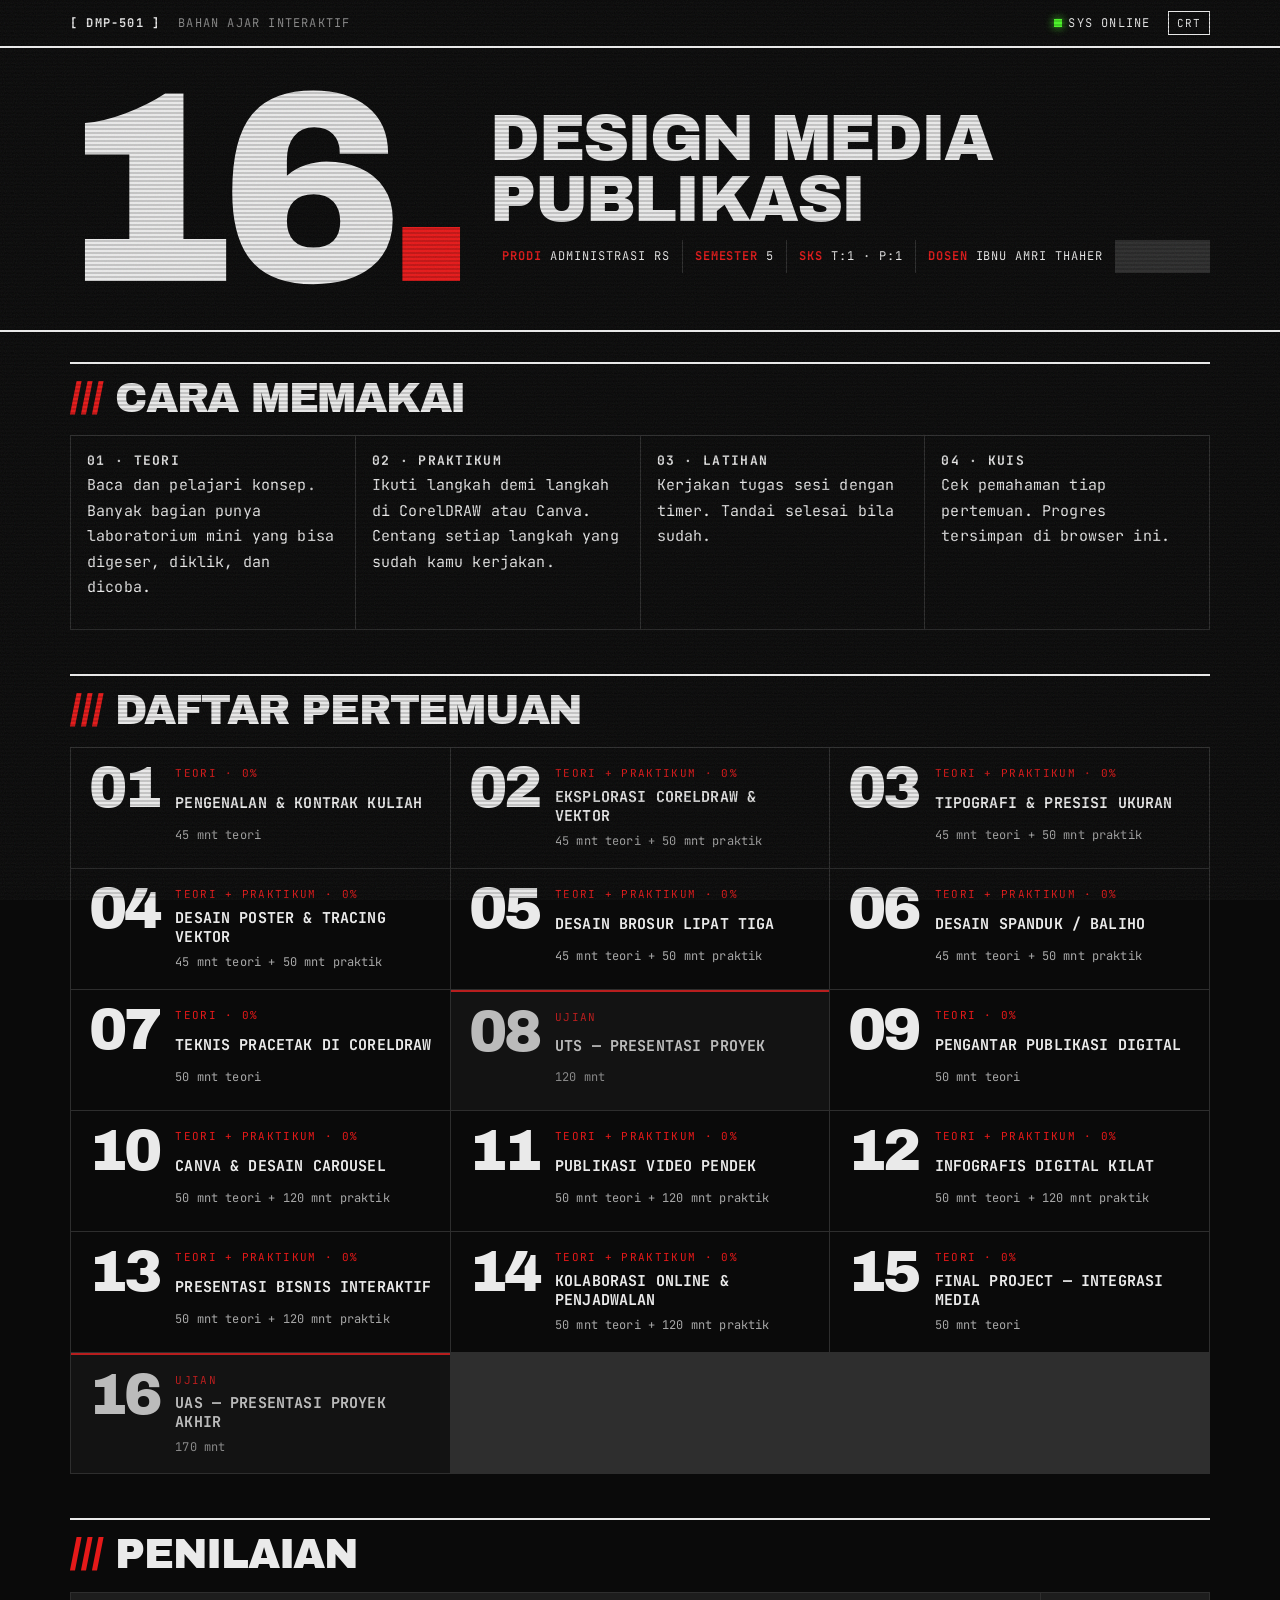
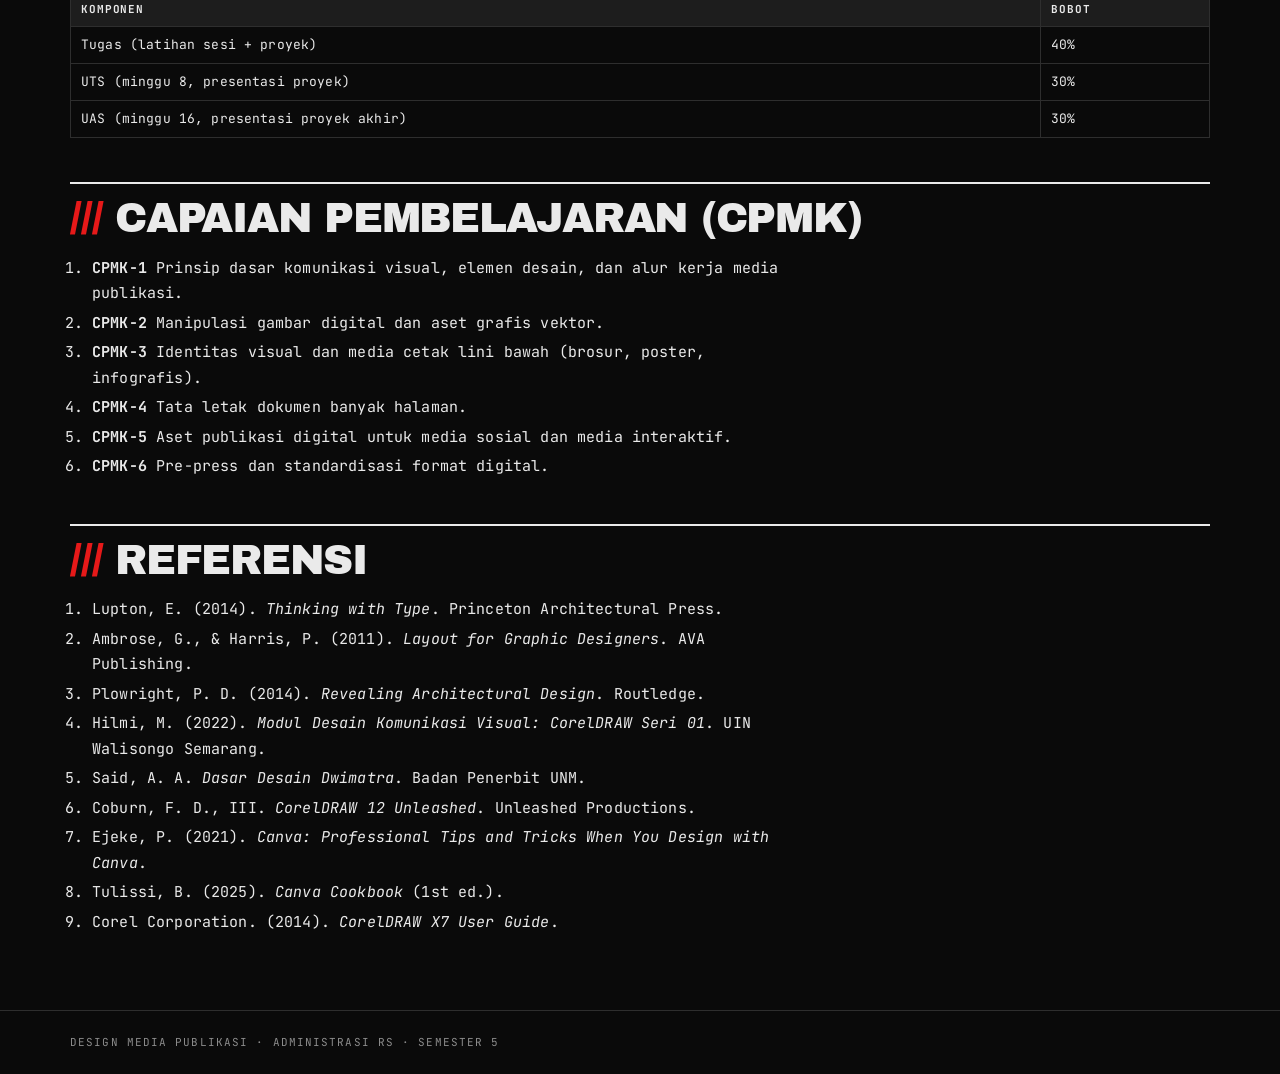
<file: index.html>
<!doctype html>
<html lang="id">
<head>
<meta charset="utf-8">
<meta name="viewport" content="width=device-width,initial-scale=1">
<title>DMP-501 // Design Media Publikasi</title>
<link rel="stylesheet" href="assets/style.css">
<script src="assets/app.js" defer></script>
</head>
<body>
<header class="top"><div class="wrap"><b>[ DMP-501 ]</b><span class="dim">BAHAN AJAR INTERAKTIF</span><span class="sp"></span><span><i class="led"></i>SYS ONLINE</span><button onclick="document.body.classList.toggle('nocrt')">CRT</button></div></header>
<div class="hero"><div class="wrap">
  <div class="num">16<span>.</span></div>
  <h1>Design Media Publikasi</h1>
  <div class="meta"><div><b>PRODI</b> ADMINISTRASI RS</div><div><b>SEMESTER</b> 5</div><div><b>SKS</b> T:1 · P:1</div><div><b>DOSEN</b> IBNU AMRI THAHER</div></div>
</div></div>
<main class="wrap" style="padding:30px 20px 60px">
  <h2>Cara memakai</h2>
  <div class="grid">
    <div><h4>01 · Teori</h4><p>Baca dan pelajari konsep. Banyak bagian punya laboratorium mini yang bisa digeser, diklik, dan dicoba.</p></div>
    <div><h4>02 · Praktikum</h4><p>Ikuti langkah demi langkah di CorelDRAW atau Canva. Centang setiap langkah yang sudah kamu kerjakan.</p></div>
    <div><h4>03 · Latihan</h4><p>Kerjakan tugas sesi dengan timer. Tandai selesai bila sudah.</p></div>
    <div><h4>04 · Kuis</h4><p>Cek pemahaman tiap pertemuan. Progres tersimpan di browser ini.</p></div>
  </div>
  <h2>Daftar pertemuan</h2>
  <div class="wk" id="weeks"></div>
  <h2>Penilaian</h2>
  <table><tr><th>Komponen</th><th>Bobot</th></tr><tr><td>Tugas (latihan sesi + proyek)</td><td>40%</td></tr><tr><td>UTS (minggu 8, presentasi proyek)</td><td>30%</td></tr><tr><td>UAS (minggu 16, presentasi proyek akhir)</td><td>30%</td></tr></table>
  <h2>Capaian pembelajaran (CPMK)</h2>
  <ol>
    <li><b>CPMK-1</b> Prinsip dasar komunikasi visual, elemen desain, dan alur kerja media publikasi.</li>
    <li><b>CPMK-2</b> Manipulasi gambar digital dan aset grafis vektor.</li>
    <li><b>CPMK-3</b> Identitas visual dan media cetak lini bawah (brosur, poster, infografis).</li>
    <li><b>CPMK-4</b> Tata letak dokumen banyak halaman.</li>
    <li><b>CPMK-5</b> Aset publikasi digital untuk media sosial dan media interaktif.</li>
    <li><b>CPMK-6</b> Pre-press dan standardisasi format digital.</li>
  </ol>
  <h2>Referensi</h2>
  <ol>
    <li>Lupton, E. (2014). <i>Thinking with Type</i>. Princeton Architectural Press.</li>
    <li>Ambrose, G., &amp; Harris, P. (2011). <i>Layout for Graphic Designers</i>. AVA Publishing.</li>
    <li>Plowright, P. D. (2014). <i>Revealing Architectural Design</i>. Routledge.</li>
    <li>Hilmi, M. (2022). <i>Modul Desain Komunikasi Visual: CorelDRAW Seri 01</i>. UIN Walisongo Semarang.</li>
    <li>Said, A. A. <i>Dasar Desain Dwimatra</i>. Badan Penerbit UNM.</li>
    <li>Coburn, F. D., III. <i>CorelDRAW 12 Unleashed</i>. Unleashed Productions.</li>
    <li>Ejeke, P. (2021). <i>Canva: Professional Tips and Tricks When You Design with Canva</i>.</li>
    <li>Tulissi, B. (2025). <i>Canva Cookbook</i> (1st ed.).</li>
    <li>Corel Corporation. (2014). <i>CorelDRAW X7 User Guide</i>.</li>
  </ol>
</main>
<footer><div class="wrap">DESIGN MEDIA PUBLIKASI · ADMINISTRASI RS · SEMESTER 5</div></footer>
</body>
</html>
</file>
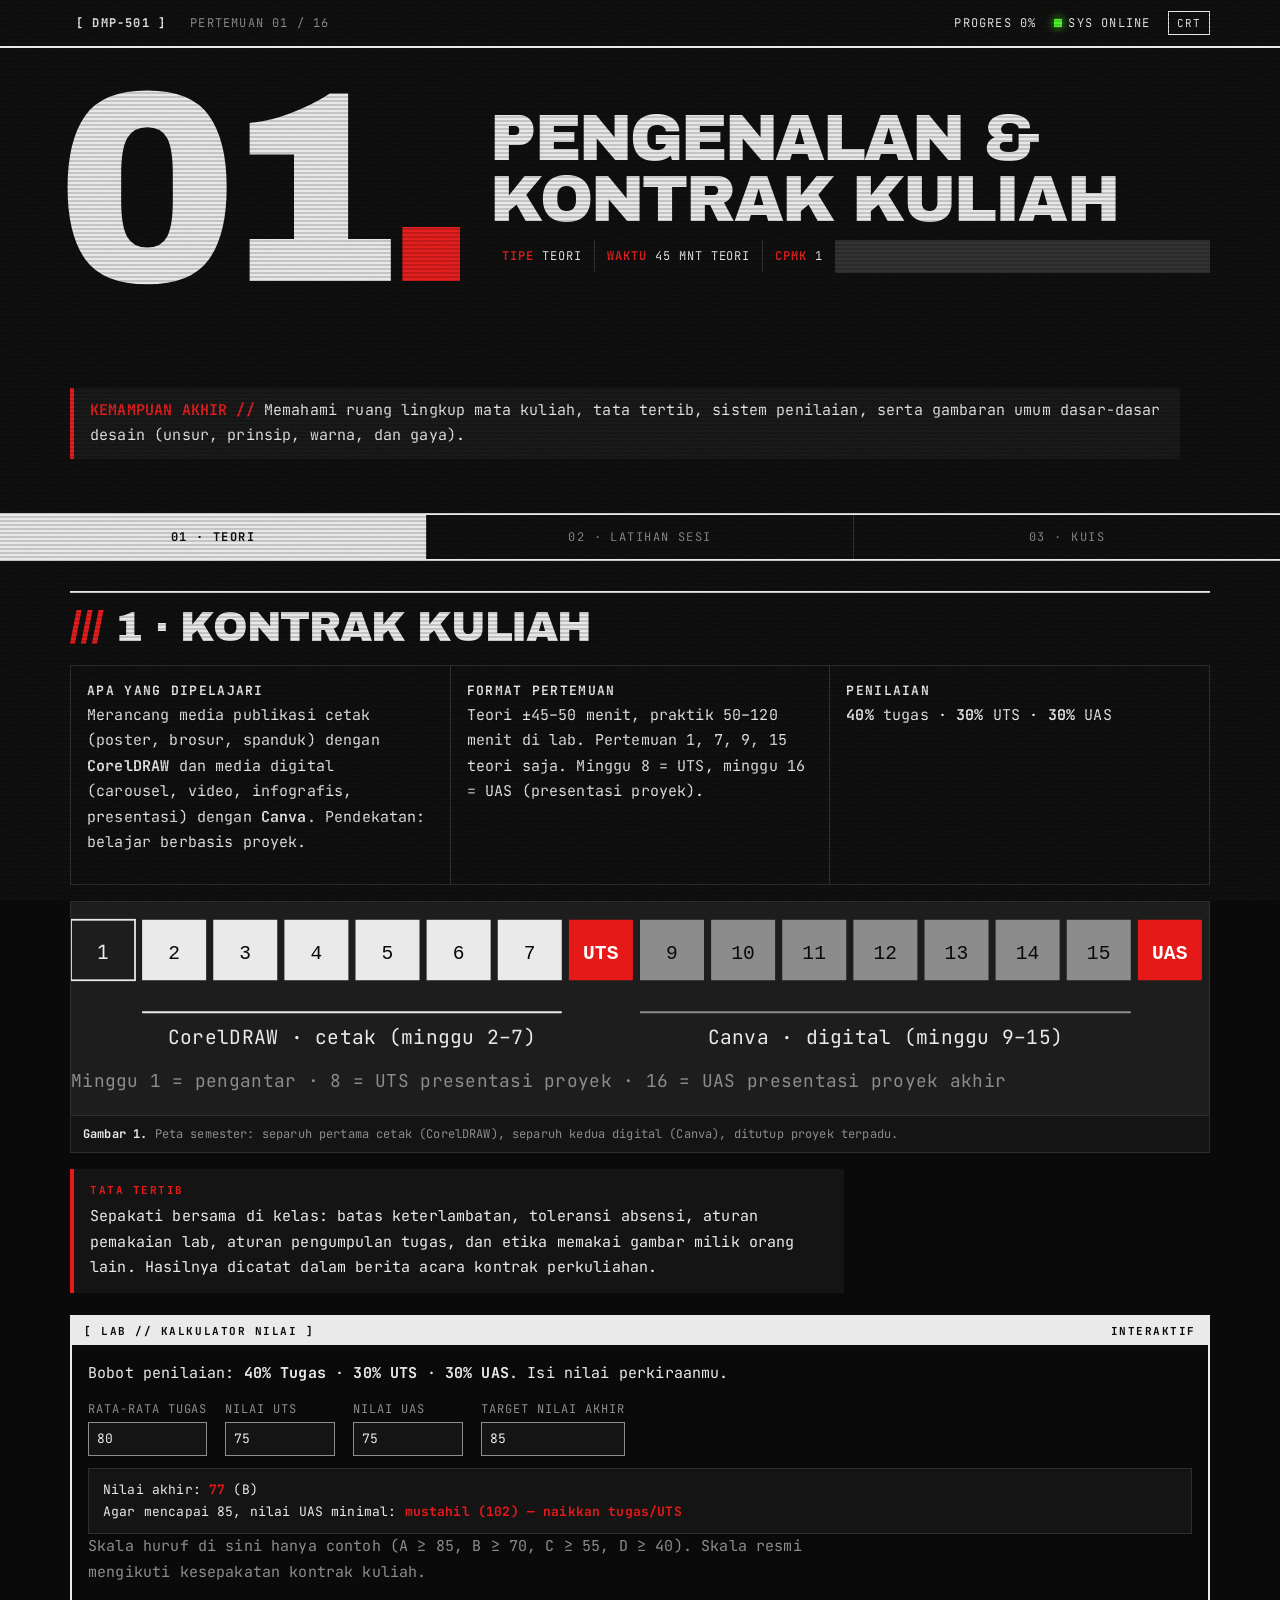
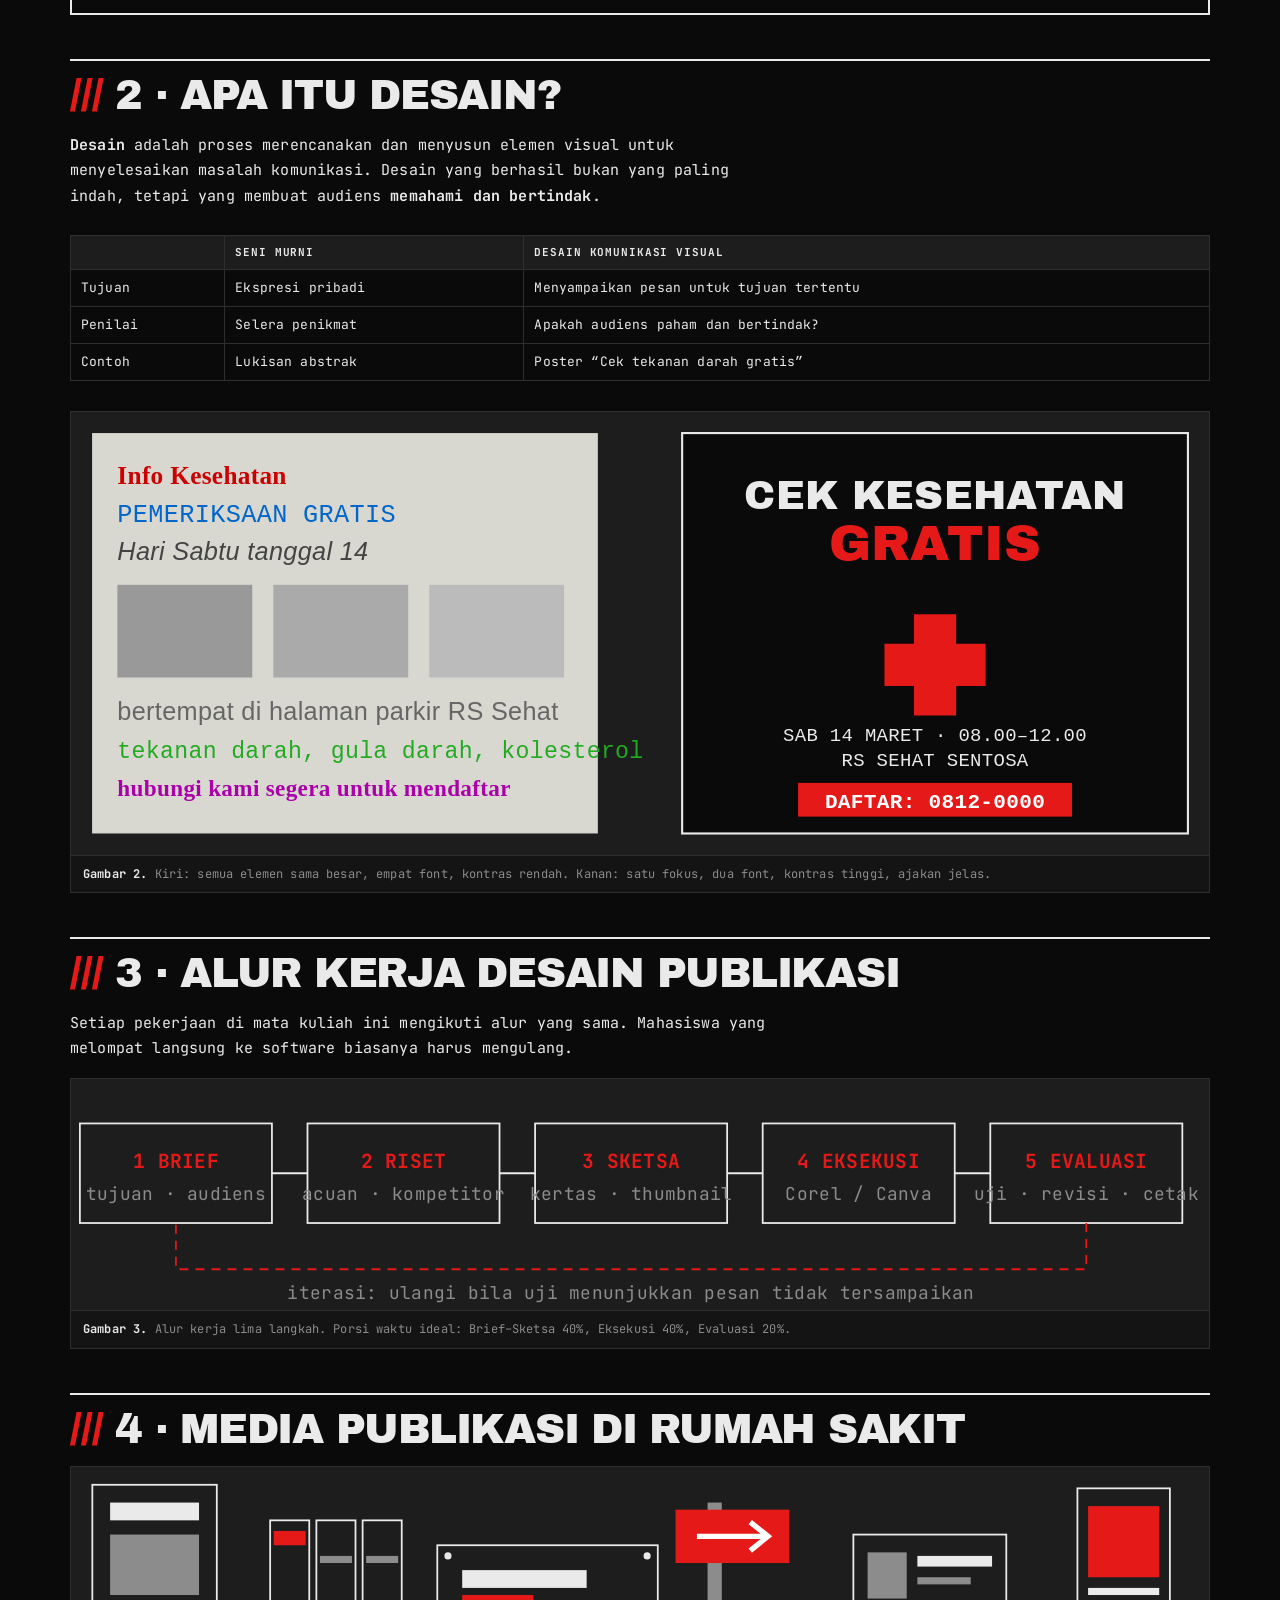
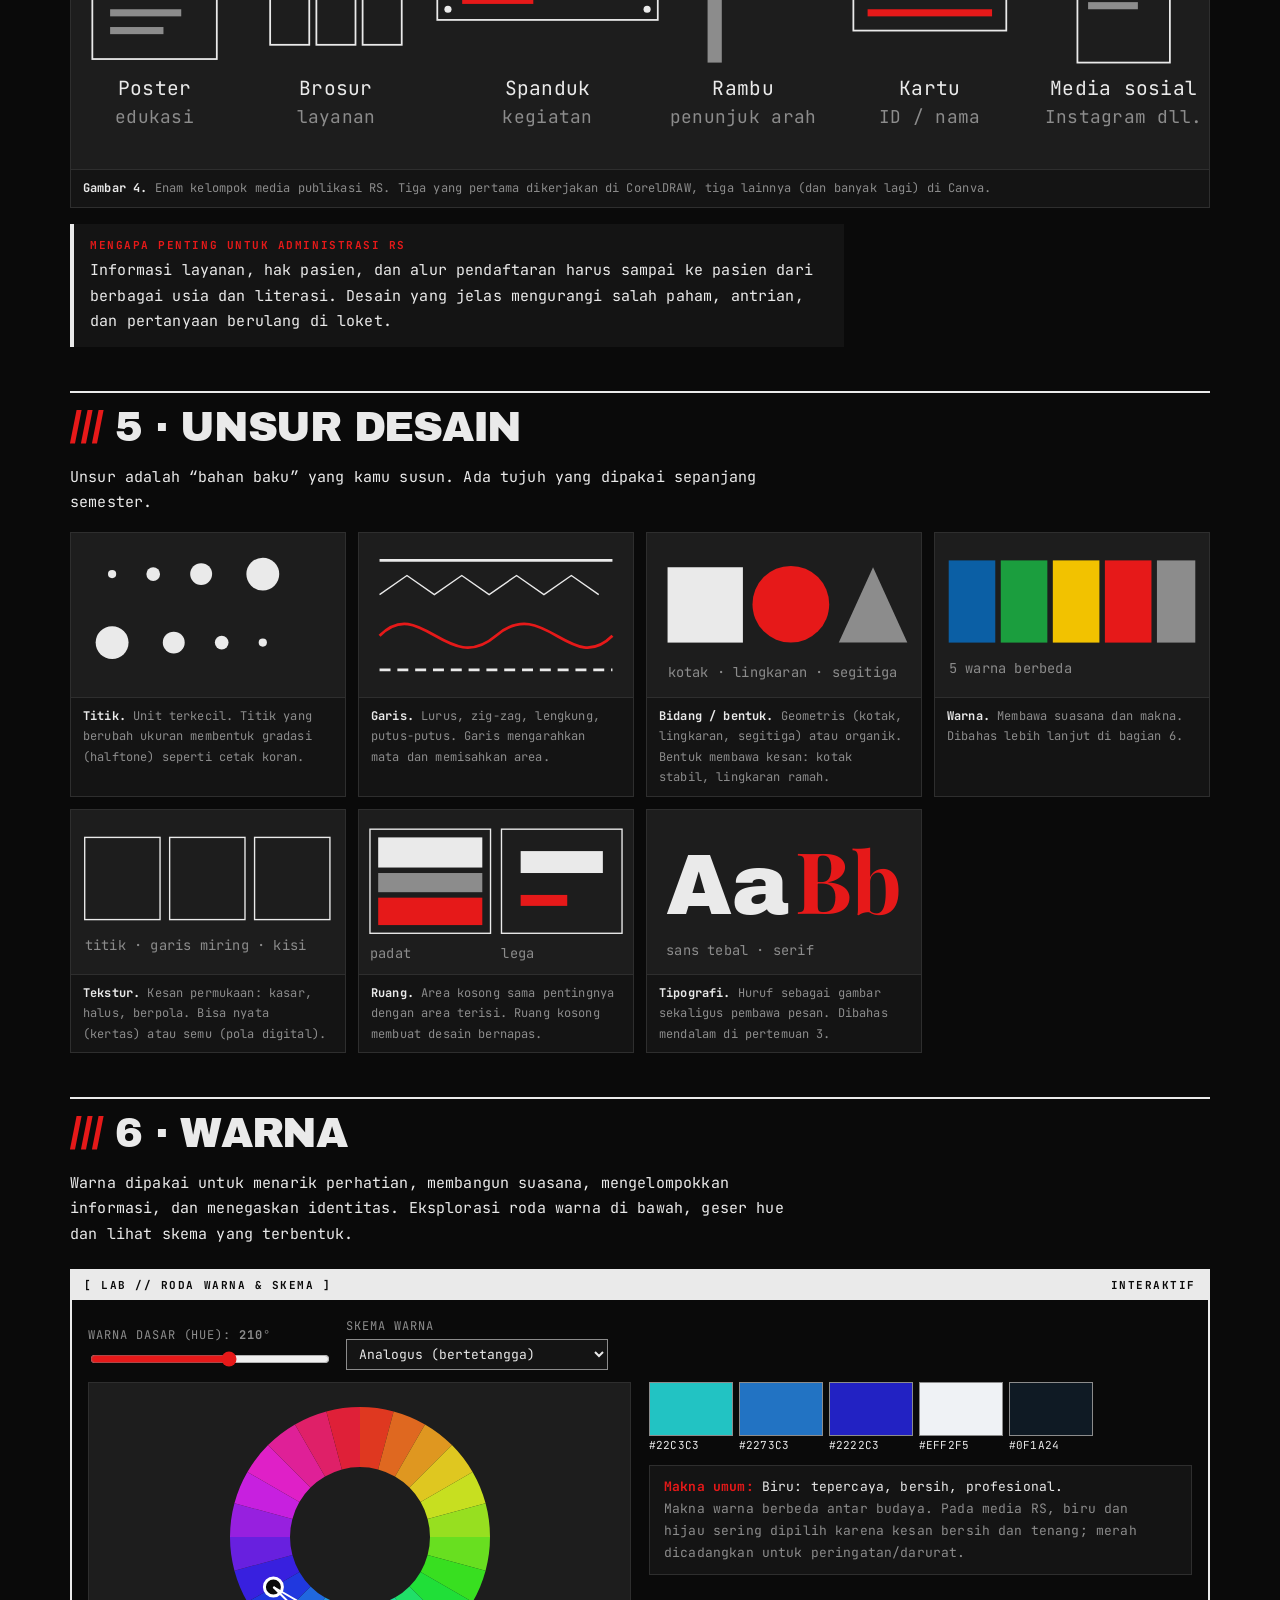
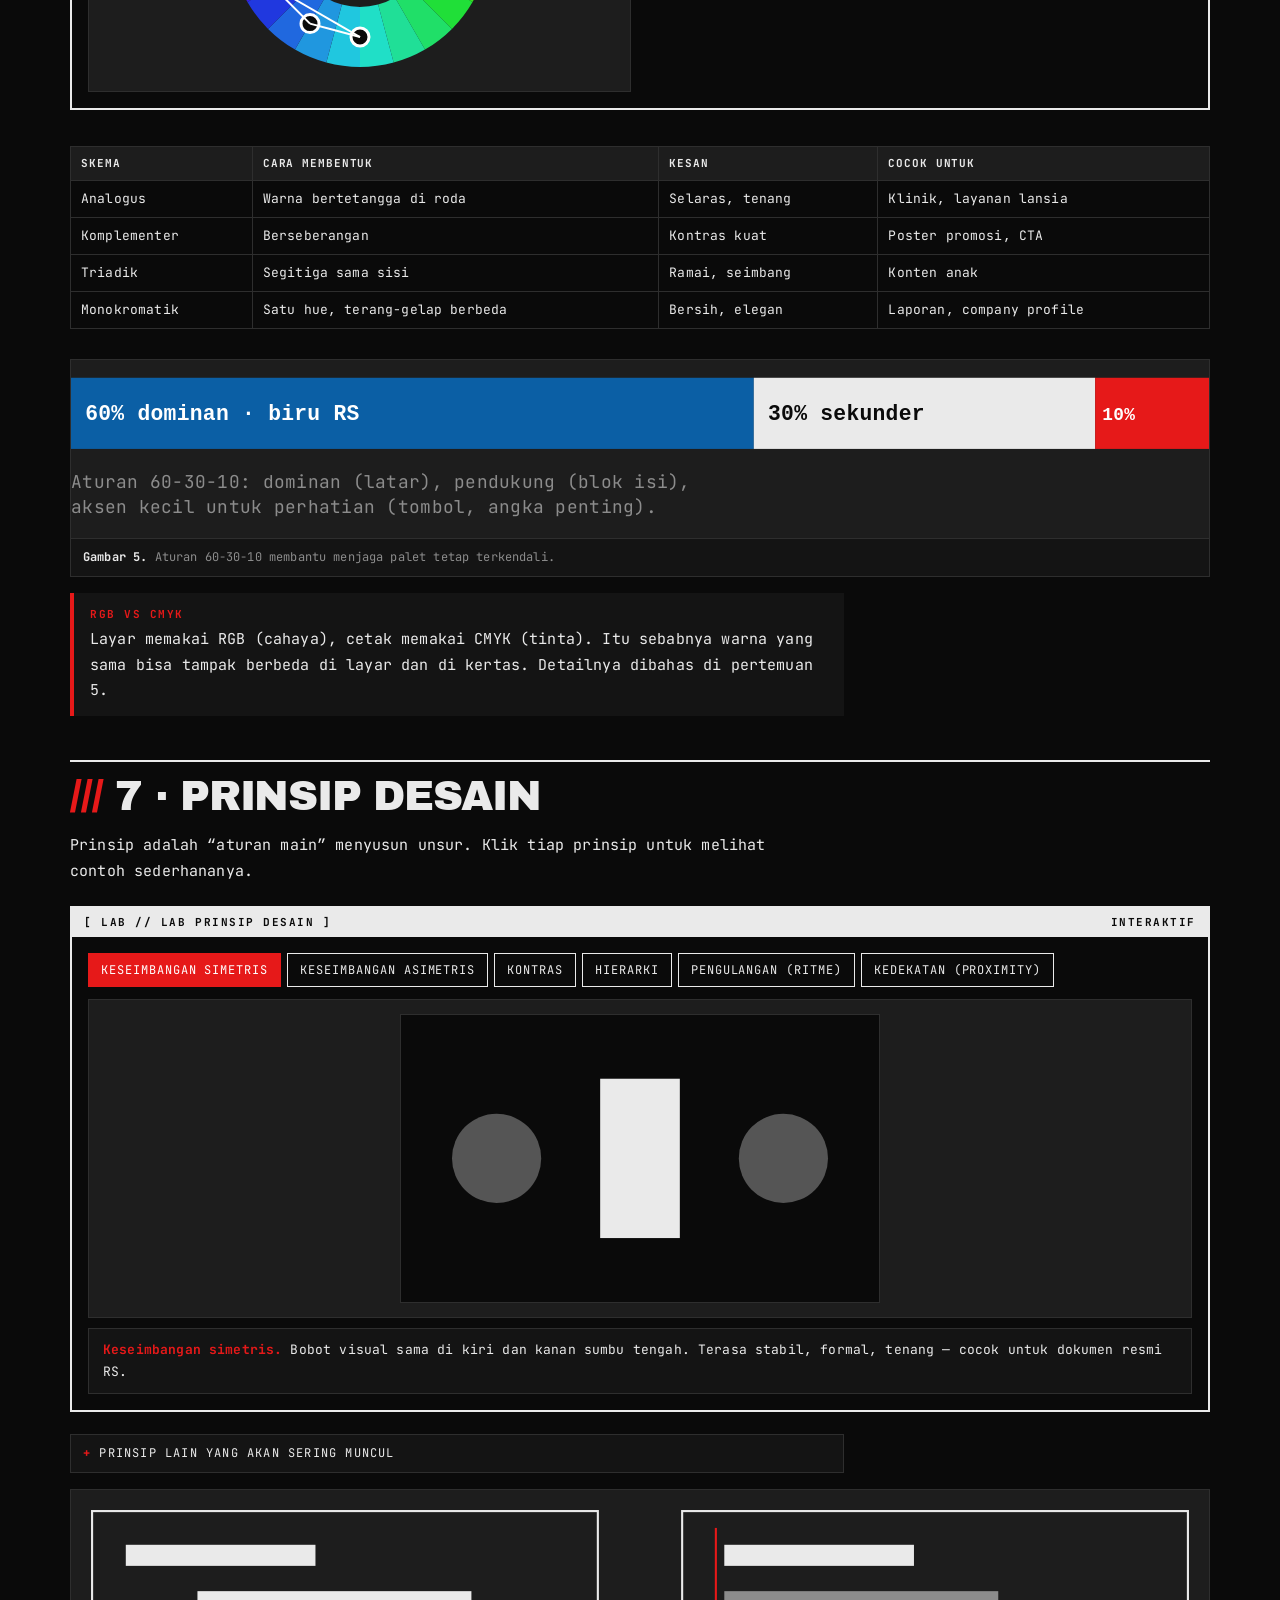
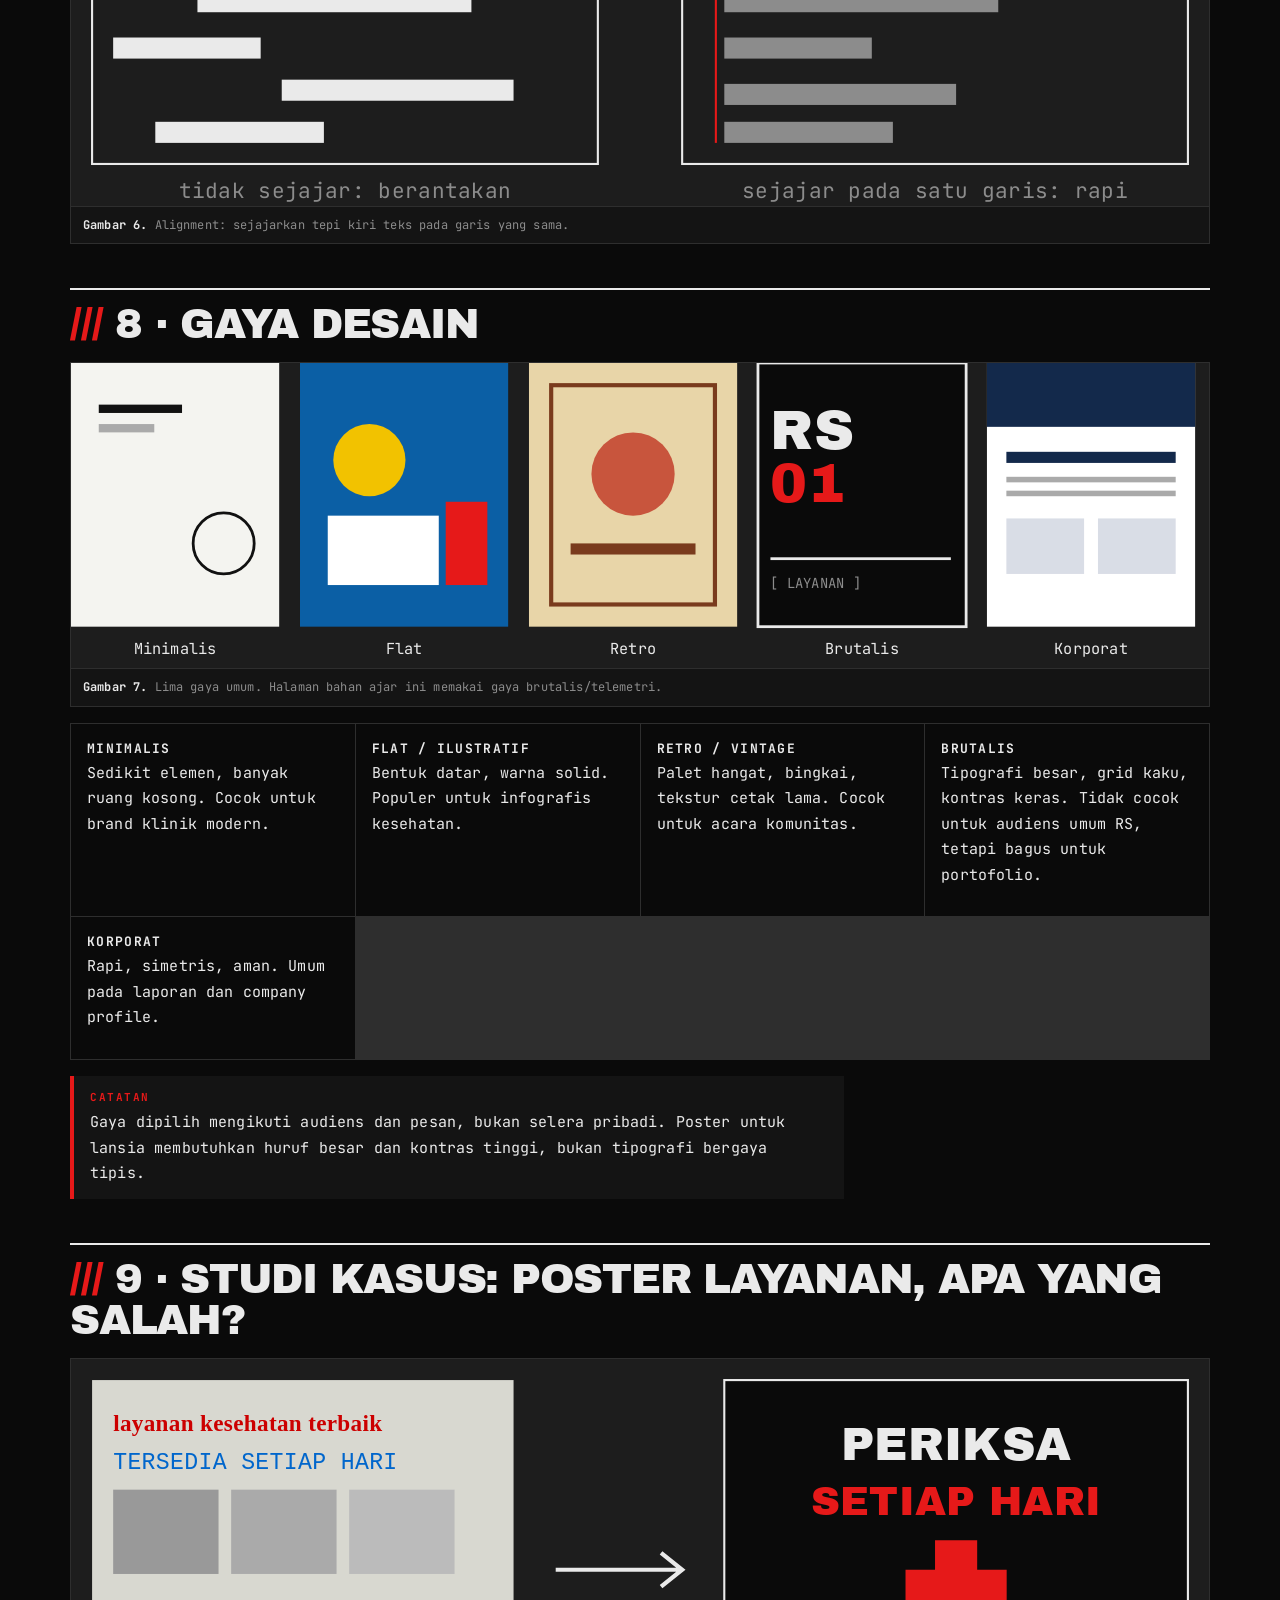
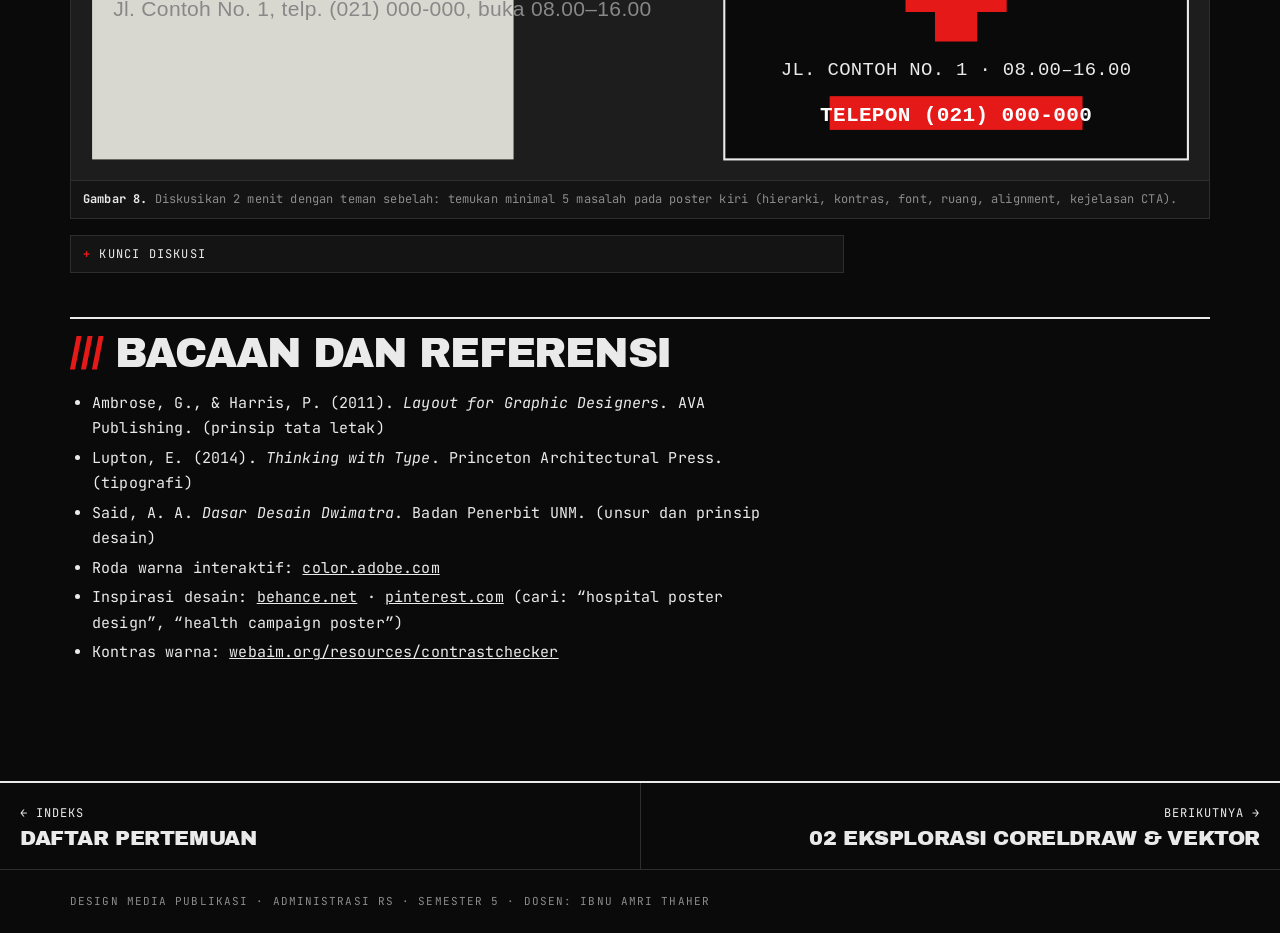
<file: pertemuan-01.html>
<!doctype html>
<html lang="id">
<head>
<meta charset="utf-8">
<meta name="viewport" content="width=device-width,initial-scale=1">
<title>Pertemuan 01</title>
<link rel="stylesheet" href="assets/style.css">
<script src="assets/app.js" defer></script>
<script src="assets/widgets1.js" defer></script>
<script src="assets/widgets2.js" defer></script>
<script src="assets/widgets3.js" defer></script>
</head>
<body data-week="1" data-cpmk="1" data-goal="Memahami ruang lingkup mata kuliah, tata tertib, sistem penilaian, serta gambaran umum dasar-dasar desain (unsur, prinsip, warna, dan gaya).">
<main>

<section data-tab="Teori">

  <h2>1 · Kontrak kuliah</h2>
  <div class="grid">
    <div><h4>Apa yang dipelajari</h4><p>Merancang media publikasi cetak (poster, brosur, spanduk) dengan <b>CorelDRAW</b> dan media digital (carousel, video, infografis, presentasi) dengan <b>Canva</b>. Pendekatan: belajar berbasis proyek.</p></div>
    <div><h4>Format pertemuan</h4><p>Teori ±45–50 menit, praktik 50–120 menit di lab. Pertemuan 1, 7, 9, 15 teori saja. Minggu 8 = UTS, minggu 16 = UAS (presentasi proyek).</p></div>
    <div><h4>Penilaian</h4><p><b>40%</b> tugas · <b>30%</b> UTS · <b>30%</b> UAS</p></div>
  </div>
  <figure class="fig"><svg viewBox="0 0 640 120" role="img" aria-label="Peta 16 minggu perkuliahan">
    <rect x="0" y="10" width="36" height="34" class="sk"/><text x="18" y="32" text-anchor="middle" class="tx">1</text>
    <rect x="40" y="10" width="36" height="34" class="fg"/><text x="58" y="32" text-anchor="middle" style="font:11px monospace;fill:#0A0A0A">2</text>
    <rect x="80" y="10" width="36" height="34" class="fg"/><text x="98" y="32" text-anchor="middle" style="font:11px monospace;fill:#0A0A0A">3</text>
    <rect x="120" y="10" width="36" height="34" class="fg"/><text x="138" y="32" text-anchor="middle" style="font:11px monospace;fill:#0A0A0A">4</text>
    <rect x="160" y="10" width="36" height="34" class="fg"/><text x="178" y="32" text-anchor="middle" style="font:11px monospace;fill:#0A0A0A">5</text>
    <rect x="200" y="10" width="36" height="34" class="fg"/><text x="218" y="32" text-anchor="middle" style="font:11px monospace;fill:#0A0A0A">6</text>
    <rect x="240" y="10" width="36" height="34" class="fg"/><text x="258" y="32" text-anchor="middle" style="font:11px monospace;fill:#0A0A0A">7</text>
    <rect x="280" y="10" width="36" height="34" class="rd"/><text x="298" y="32" text-anchor="middle" style="font:700 11px monospace;fill:#fff">UTS</text>
    <rect x="320" y="10" width="36" height="34" class="dm"/><text x="338" y="32" text-anchor="middle" style="font:11px monospace;fill:#0A0A0A">9</text>
    <rect x="360" y="10" width="36" height="34" class="dm"/><text x="378" y="32" text-anchor="middle" style="font:11px monospace;fill:#0A0A0A">10</text>
    <rect x="400" y="10" width="36" height="34" class="dm"/><text x="418" y="32" text-anchor="middle" style="font:11px monospace;fill:#0A0A0A">11</text>
    <rect x="440" y="10" width="36" height="34" class="dm"/><text x="458" y="32" text-anchor="middle" style="font:11px monospace;fill:#0A0A0A">12</text>
    <rect x="480" y="10" width="36" height="34" class="dm"/><text x="498" y="32" text-anchor="middle" style="font:11px monospace;fill:#0A0A0A">13</text>
    <rect x="520" y="10" width="36" height="34" class="dm"/><text x="538" y="32" text-anchor="middle" style="font:11px monospace;fill:#0A0A0A">14</text>
    <rect x="560" y="10" width="36" height="34" class="dm"/><text x="578" y="32" text-anchor="middle" style="font:11px monospace;fill:#0A0A0A">15</text>
    <rect x="600" y="10" width="36" height="34" class="rd"/><text x="618" y="32" text-anchor="middle" style="font:700 11px monospace;fill:#fff">UAS</text>
    <line x1="40" y1="62" x2="276" y2="62" class="sk"/><text x="158" y="80" text-anchor="middle" class="tx">CorelDRAW · cetak (minggu 2–7)</text>
    <line x1="320" y1="62" x2="596" y2="62" class="sd"/><text x="458" y="80" text-anchor="middle" class="tx">Canva · digital (minggu 9–15)</text>
    <text x="0" y="104" class="tm">Minggu 1 = pengantar · 8 = UTS presentasi proyek · 16 = UAS presentasi proyek akhir</text>
  </svg><figcaption><b>Gambar 1.</b> Peta semester: separuh pertama cetak (CorelDRAW), separuh kedua digital (Canva), ditutup proyek terpadu.</figcaption></figure>
  <div class="callout"><b class="t">Tata tertib</b>Sepakati bersama di kelas: batas keterlambatan, toleransi absensi, aturan pemakaian lab, aturan pengumpulan tugas, dan etika memakai gambar milik orang lain. Hasilnya dicatat dalam berita acara kontrak perkuliahan.</div>
  <div class="widget" data-w="grade" data-title="KALKULATOR NILAI"></div>

  <h2>2 · Apa itu desain?</h2>
  <p><b>Desain</b> adalah proses merencanakan dan menyusun elemen visual untuk menyelesaikan masalah komunikasi. Desain yang berhasil bukan yang paling indah, tetapi yang membuat audiens <b>memahami dan bertindak</b>.</p>
  <div class="tscroll"><table>
    <tr><th></th><th>Seni murni</th><th>Desain komunikasi visual</th></tr>
    <tr><td>Tujuan</td><td>Ekspresi pribadi</td><td>Menyampaikan pesan untuk tujuan tertentu</td></tr>
    <tr><td>Penilai</td><td>Selera penikmat</td><td>Apakah audiens paham dan bertindak?</td></tr>
    <tr><td>Contoh</td><td>Lukisan abstrak</td><td>Poster “Cek tekanan darah gratis”</td></tr>
  </table></div>
  <figure class="fig"><svg viewBox="0 0 540 210" role="img" aria-label="Perbandingan poster tidak efektif dan efektif">
    <rect x="10" y="10" width="240" height="190" fill="#d8d8d0"/>
    <text x="22" y="34" style="font:700 12px serif;fill:#c00">Info Kesehatan</text>
    <text x="22" y="52" style="font:12px monospace;fill:#06c">PEMERIKSAAN GRATIS</text>
    <text x="22" y="70" style="font:italic 12px sans-serif;fill:#444">Hari Sabtu tanggal 14</text>
    <rect x="22" y="82" width="64" height="44" fill="#999"/><rect x="96" y="82" width="64" height="44" fill="#aaa"/><rect x="170" y="82" width="64" height="44" fill="#bbb"/>
    <text x="22" y="146" style="font:12px sans-serif;fill:#666">bertempat di halaman parkir RS Sehat</text>
    <text x="22" y="164" style="font:11px monospace;fill:#2a2">tekanan darah, gula darah, kolesterol</text>
    <text x="22" y="182" style="font:bold 11px serif;fill:#a0a">hubungi kami segera untuk mendaftar</text>
    <rect x="290" y="10" width="240" height="190" class="bk" style="stroke:#EAEAEA"/>
    <text x="410" y="46" text-anchor="middle" style="font:400 19px 'Archivo Black',Impact,sans-serif;fill:#EAEAEA">CEK KESEHATAN</text>
    <text x="410" y="70" text-anchor="middle" style="font:400 24px 'Archivo Black',Impact,sans-serif;fill:#E61919">GRATIS</text>
    <path d="M395 92h20v14h14v20h-14v14h-20v-14h-14v-20h14z" class="rd" transform="translate(5 4)"/>
    <text x="410" y="156" text-anchor="middle" style="font:9px monospace;fill:#EAEAEA">SAB 14 MARET · 08.00–12.00</text><text x="410" y="168" text-anchor="middle" style="font:9px monospace;fill:#EAEAEA">RS SEHAT SENTOSA</text>
    <rect x="345" y="176" width="130" height="16" class="rd"/><text x="410" y="188" text-anchor="middle" style="font:700 10px monospace;fill:#fff">DAFTAR: 0812-0000</text>
    <text x="130" y="205" text-anchor="middle" class="tm"> </text>
  </svg><figcaption><b>Gambar 2.</b> Kiri: semua elemen sama besar, empat font, kontras rendah. Kanan: satu fokus, dua font, kontras tinggi, ajakan jelas.</figcaption></figure>

  <h2>3 · Alur kerja desain publikasi</h2>
  <p>Setiap pekerjaan di mata kuliah ini mengikuti alur yang sama. Mahasiswa yang melompat langsung ke software biasanya harus mengulang.</p>
  <figure class="fig"><svg viewBox="0 0 640 130" role="img" aria-label="Alur kerja desain lima langkah">
    <g class="tx">
    <rect x="5" y="25" width="108" height="56" class="sk"/><text x="59" y="50" text-anchor="middle" class="tr">1 BRIEF</text><text x="59" y="68" text-anchor="middle" class="tm">tujuan · audiens</text>
    <rect x="133" y="25" width="108" height="56" class="sk"/><text x="187" y="50" text-anchor="middle" class="tr">2 RISET</text><text x="187" y="68" text-anchor="middle" class="tm">acuan · kompetitor</text>
    <rect x="261" y="25" width="108" height="56" class="sk"/><text x="315" y="50" text-anchor="middle" class="tr">3 SKETSA</text><text x="315" y="68" text-anchor="middle" class="tm">kertas · thumbnail</text>
    <rect x="389" y="25" width="108" height="56" class="sk"/><text x="443" y="50" text-anchor="middle" class="tr">4 EKSEKUSI</text><text x="443" y="68" text-anchor="middle" class="tm">Corel / Canva</text>
    <rect x="517" y="25" width="108" height="56" class="sk"/><text x="571" y="50" text-anchor="middle" class="tr">5 EVALUASI</text><text x="571" y="68" text-anchor="middle" class="tm">uji · revisi · cetak</text>
    <path d="M113 53h20M241 53h20M369 53h20M497 53h20" class="sk"/>
    <path d="M571 81v26H59V81" class="sr" stroke-dasharray="5 4"/><text x="315" y="124" text-anchor="middle" class="tm">iterasi: ulangi bila uji menunjukkan pesan tidak tersampaikan</text>
    </g>
  </svg><figcaption><b>Gambar 3.</b> Alur kerja lima langkah. Porsi waktu ideal: Brief–Sketsa 40%, Eksekusi 40%, Evaluasi 20%.</figcaption></figure>

  <h2>4 · Media publikasi di rumah sakit</h2>
  <figure class="fig"><svg viewBox="0 0 640 170" role="img" aria-label="Contoh media publikasi rumah sakit">
    <g>
    <rect x="12" y="10" width="70" height="98" class="sk"/><rect x="22" y="20" width="50" height="10" class="fg"/><rect x="22" y="38" width="50" height="34" class="dm"/><rect x="22" y="80" width="40" height="4" class="dm"/><rect x="22" y="90" width="30" height="4" class="dm"/>
    <text x="47" y="128" text-anchor="middle" class="tx">Poster</text><text x="47" y="144" text-anchor="middle" class="tm">edukasi</text>
    <rect x="112" y="30" width="22" height="70" class="sk"/><rect x="138" y="30" width="22" height="70" class="sk"/><rect x="164" y="30" width="22" height="70" class="sk"/><rect x="114" y="36" width="18" height="8" class="rd"/><rect x="140" y="50" width="18" height="4" class="dm"/><rect x="166" y="50" width="18" height="4" class="dm"/>
    <text x="149" y="128" text-anchor="middle" class="tx">Brosur</text><text x="149" y="144" text-anchor="middle" class="tm">layanan</text>
    <rect x="206" y="44" width="124" height="42" class="sk"/><circle cx="212" cy="50" r="2" class="fg"/><circle cx="324" cy="50" r="2" class="fg"/><circle cx="212" cy="80" r="2" class="fg"/><circle cx="324" cy="80" r="2" class="fg"/><rect x="220" y="58" width="70" height="10" class="fg"/><rect x="220" y="72" width="40" height="5" class="rd"/>
    <text x="268" y="128" text-anchor="middle" class="tx">Spanduk</text><text x="268" y="144" text-anchor="middle" class="tm">kegiatan</text>
    <rect x="358" y="20" width="8" height="90" class="dm"/><rect x="340" y="24" width="64" height="30" class="rd"/><path d="M352 39h40m-10-8l10 8-10 8" style="stroke:#fff;fill:none;stroke-width:3"/>
    <text x="378" y="128" text-anchor="middle" class="tx">Rambu</text><text x="378" y="144" text-anchor="middle" class="tm">penunjuk arah</text>
    <rect x="440" y="38" width="86" height="54" class="sk"/><rect x="448" y="48" width="22" height="26" class="dm"/><rect x="476" y="50" width="42" height="6" class="fg"/><rect x="476" y="62" width="30" height="4" class="dm"/><rect x="448" y="80" width="70" height="4" class="rd"/>
    <text x="483" y="128" text-anchor="middle" class="tx">Kartu</text><text x="483" y="144" text-anchor="middle" class="tm">ID / nama</text>
    <rect x="566" y="12" width="52" height="98" class="sk"/><rect x="572" y="22" width="40" height="40" class="rd"/><rect x="572" y="68" width="40" height="4" class="fg"/><rect x="572" y="76" width="28" height="4" class="dm"/>
    <text x="592" y="128" text-anchor="middle" class="tx">Media sosial</text><text x="592" y="144" text-anchor="middle" class="tm">Instagram dll.</text>
    </g>
  </svg><figcaption><b>Gambar 4.</b> Enam kelompok media publikasi RS. Tiga yang pertama dikerjakan di CorelDRAW, tiga lainnya (dan banyak lagi) di Canva.</figcaption></figure>
  <div class="callout w"><b class="t">Mengapa penting untuk Administrasi RS</b>Informasi layanan, hak pasien, dan alur pendaftaran harus sampai ke pasien dari berbagai usia dan literasi. Desain yang jelas mengurangi salah paham, antrian, dan pertanyaan berulang di loket.</div>

  <h2>5 · Unsur desain</h2>
  <p>Unsur adalah “bahan baku” yang kamu susun. Ada tujuh yang dipakai sepanjang semester.</p>
  <div class="figs">
    <figure class="fig"><svg viewBox="0 0 200 120"><g class="fg"><circle cx="30" cy="30" r="3"/><circle cx="60" cy="30" r="5"/><circle cx="95" cy="30" r="8"/><circle cx="140" cy="30" r="12"/><circle cx="30" cy="80" r="12"/><circle cx="75" cy="80" r="8"/><circle cx="110" cy="80" r="5"/><circle cx="140" cy="80" r="3"/></g></svg><figcaption><b>Titik.</b> Unit terkecil. Titik yang berubah ukuran membentuk gradasi (halftone) seperti cetak koran.</figcaption></figure>
    <figure class="fig"><svg viewBox="0 0 200 120"><path d="M15 20h170" class="sk" stroke-width="2"/><path d="M15 45l20-14 20 14 20-14 20 14 20-14 20 14 20-14 20 14" class="sk"/><path d="M15 75c30-30 50 30 85 0s55 30 85 0" class="sr" stroke-width="2"/><path d="M15 100h170" class="sk" stroke-dasharray="8 5" stroke-width="2"/></svg><figcaption><b>Garis.</b> Lurus, zig-zag, lengkung, putus-putus. Garis mengarahkan mata dan memisahkan area.</figcaption></figure>
    <figure class="fig"><svg viewBox="0 0 200 120"><rect x="15" y="25" width="55" height="55" class="fg"/><circle cx="105" cy="52" r="28" class="rd"/><path d="M140 80l25-55 25 55z" class="dm"/><text x="15" y="105" class="tm">kotak · lingkaran · segitiga</text></svg><figcaption><b>Bidang / bentuk.</b> Geometris (kotak, lingkaran, segitiga) atau organik. Bentuk membawa kesan: kotak stabil, lingkaran ramah.</figcaption></figure>
    <figure class="fig"><svg viewBox="0 0 200 120"><rect x="10" y="20" width="34" height="60" style="fill:#0B5FA5"/><rect x="48" y="20" width="34" height="60" style="fill:#1B9E3E"/><rect x="86" y="20" width="34" height="60" style="fill:#F2C200"/><rect x="124" y="20" width="34" height="60" class="rd"/><rect x="162" y="20" width="28" height="60" class="dm"/><text x="10" y="102" class="tm">5 warna berbeda</text></svg><figcaption><b>Warna.</b> Membawa suasana dan makna. Dibahas lebih lanjut di bagian 6.</figcaption></figure>
    <figure class="fig"><svg viewBox="0 0 200 120"><defs><pattern id="p1" width="8" height="8" patternUnits="userSpaceOnUse"><circle cx="4" cy="4" r="1.5" fill="#EAEAEA"/></pattern><pattern id="p2" width="8" height="8" patternUnits="userSpaceOnUse" patternTransform="rotate(45)"><line x1="0" y1="0" x2="0" y2="8" stroke="#EAEAEA" stroke-width="2"/></pattern><pattern id="p3" width="10" height="10" patternUnits="userSpaceOnUse"><path d="M0 5h10M5 0v10" stroke="#EAEAEA" stroke-width="1"/></pattern></defs><rect x="10" y="20" width="55" height="60" fill="url(#p1)" class="sk"/><rect x="72" y="20" width="55" height="60" fill="url(#p2)" class="sk"/><rect x="134" y="20" width="55" height="60" fill="url(#p3)" class="sk"/><text x="10" y="102" class="tm">titik · garis miring · kisi</text></svg><figcaption><b>Tekstur.</b> Kesan permukaan: kasar, halus, berpola. Bisa nyata (kertas) atau semu (pola digital).</figcaption></figure>
    <figure class="fig"><svg viewBox="0 0 200 120"><rect x="8" y="14" width="88" height="76" class="sk"/><rect x="14" y="20" width="76" height="22" class="fg"/><rect x="14" y="46" width="76" height="14" class="dm"/><rect x="14" y="64" width="76" height="20" class="rd"/><rect x="104" y="14" width="88" height="76" class="sk"/><rect x="118" y="30" width="60" height="16" class="fg"/><rect x="118" y="62" width="34" height="8" class="rd"/><text x="8" y="108" class="tm">padat</text><text x="104" y="108" class="tm">lega</text></svg><figcaption><b>Ruang.</b> Area kosong sama pentingnya dengan area terisi. Ruang kosong membuat desain bernapas.</figcaption></figure>
    <figure class="fig"><svg viewBox="0 0 200 120"><text x="14" y="76" style="font:400 62px 'Archivo Black',Impact,sans-serif;fill:#EAEAEA">Aa</text><text x="108" y="76" style="font:700 62px 'Playfair Display',Georgia,serif;fill:#E61919">Bb</text><text x="14" y="106" class="tm">sans tebal · serif</text></svg><figcaption><b>Tipografi.</b> Huruf sebagai gambar sekaligus pembawa pesan. Dibahas mendalam di pertemuan 3.</figcaption></figure>
  </div>

  <h2>6 · Warna</h2>
  <p>Warna dipakai untuk menarik perhatian, membangun suasana, mengelompokkan informasi, dan menegaskan identitas. Eksplorasi roda warna di bawah, geser hue dan lihat skema yang terbentuk.</p>
  <div class="widget" data-w="colorwheel" data-title="RODA WARNA &amp; SKEMA"></div>
  <div class="tscroll"><table>
    <tr><th>Skema</th><th>Cara membentuk</th><th>Kesan</th><th>Cocok untuk</th></tr>
    <tr><td>Analogus</td><td>Warna bertetangga di roda</td><td>Selaras, tenang</td><td>Klinik, layanan lansia</td></tr>
    <tr><td>Komplementer</td><td>Berseberangan</td><td>Kontras kuat</td><td>Poster promosi, CTA</td></tr>
    <tr><td>Triadik</td><td>Segitiga sama sisi</td><td>Ramai, seimbang</td><td>Konten anak</td></tr>
    <tr><td>Monokromatik</td><td>Satu hue, terang-gelap berbeda</td><td>Bersih, elegan</td><td>Laporan, company profile</td></tr>
  </table></div>
  <figure class="fig"><svg viewBox="0 0 640 100"><rect x="0" y="10" width="384" height="40" style="fill:#0B5FA5"/><rect x="384" y="10" width="192" height="40" style="fill:#EAEAEA"/><rect x="576" y="10" width="64" height="40" class="rd"/>
    <text x="8" y="34" style="font:700 12px monospace;fill:#fff">60% dominan · biru RS</text><text x="392" y="34" style="font:700 12px monospace;fill:#0A0A0A">30% sekunder</text><text x="580" y="34" style="font:700 10px monospace;fill:#fff">10%</text>
    <text x="0" y="72" class="tm">Aturan 60-30-10: dominan (latar), pendukung (blok isi),</text><text x="0" y="86" class="tm">aksen kecil untuk perhatian (tombol, angka penting).</text></svg><figcaption><b>Gambar 5.</b> Aturan 60-30-10 membantu menjaga palet tetap terkendali.</figcaption></figure>
  <div class="callout"><b class="t">RGB vs CMYK</b>Layar memakai RGB (cahaya), cetak memakai CMYK (tinta). Itu sebabnya warna yang sama bisa tampak berbeda di layar dan di kertas. Detailnya dibahas di pertemuan 5.</div>

  <h2>7 · Prinsip desain</h2>
  <p>Prinsip adalah “aturan main” menyusun unsur. Klik tiap prinsip untuk melihat contoh sederhananya.</p>
  <div class="widget" data-w="principles" data-title="LAB PRINSIP DESAIN"></div>
  <details><summary>Prinsip lain yang akan sering muncul</summary><ul>
    <li><b>Kesatuan (unity)</b>: semua elemen terasa satu keluarga (warna, font, gaya konsisten).</li>
    <li><b>Penekanan (emphasis)</b>: satu titik fokus utama.</li>
    <li><b>Proporsi dan skala</b>: perbandingan ukuran antar elemen.</li>
    <li><b>Perataan (alignment)</b>: elemen sejajar pada garis yang sama; membuat desain tampak tertata.</li>
  </ul></details>
  <figure class="fig"><svg viewBox="0 0 540 150">
    <rect x="10" y="10" width="240" height="120" class="sk"/><rect x="26" y="26" width="90" height="10" class="fg"/><rect x="60" y="48" width="130" height="10" class="fg"/><rect x="20" y="70" width="70" height="10" class="fg"/><rect x="100" y="90" width="110" height="10" class="fg"/><rect x="40" y="110" width="80" height="10" class="fg"/>
    <rect x="290" y="10" width="240" height="120" class="sk"/><rect x="310" y="26" width="90" height="10" class="fg"/><rect x="310" y="48" width="130" height="10" class="dm"/><rect x="310" y="70" width="70" height="10" class="dm"/><rect x="310" y="92" width="110" height="10" class="dm"/><rect x="310" y="110" width="80" height="10" class="dm"/><line x1="306" y1="18" x2="306" y2="120" class="sr"/>
    <text x="130" y="146" text-anchor="middle" class="tm">tidak sejajar: berantakan</text><text x="410" y="146" text-anchor="middle" class="tm">sejajar pada satu garis: rapi</text></svg><figcaption><b>Gambar 6.</b> Alignment: sejajarkan tepi kiri teks pada garis yang sama.</figcaption></figure>

  <h2>8 · Gaya desain</h2>
  <figure class="fig"><svg viewBox="0 0 820 220">
    <rect x="0" y="0" width="150" height="190" style="fill:#f4f4f0"/><rect x="20" y="30" width="60" height="6" style="fill:#111"/><rect x="20" y="44" width="40" height="6" style="fill:#aaa"/><circle cx="110" cy="130" r="22" style="fill:none;stroke:#111;stroke-width:2"/>
    <rect x="165" y="0" width="150" height="190" style="fill:#0B5FA5"/><circle cx="215" cy="70" r="26" style="fill:#F2C200"/><rect x="185" y="110" width="80" height="50" style="fill:#fff"/><rect x="270" y="100" width="30" height="60" style="fill:#E61919"/>
    <rect x="330" y="0" width="150" height="190" style="fill:#e8d5a8"/><rect x="346" y="16" width="118" height="158" style="fill:none;stroke:#7a3b1d;stroke-width:3"/><circle cx="405" cy="80" r="30" style="fill:#c8553d"/><rect x="360" y="130" width="90" height="8" style="fill:#7a3b1d"/>
    <rect x="495" y="0" width="150" height="190" class="bk" style="stroke:#EAEAEA;stroke-width:2"/><text x="504" y="62" style="font:400 40px 'Archivo Black',Impact,sans-serif;fill:#EAEAEA">RS</text><text x="504" y="100" style="font:400 40px 'Archivo Black',Impact,sans-serif;fill:#E61919">01</text><rect x="504" y="140" width="130" height="2" class="fg"/><text x="504" y="162" class="tm">[ LAYANAN ]</text>
    <rect x="660" y="0" width="150" height="190" style="fill:#fff"/><rect x="660" y="0" width="150" height="46" style="fill:#13294B"/><rect x="674" y="64" width="122" height="8" style="fill:#13294B"/><rect x="674" y="82" width="122" height="4" style="fill:#aaa"/><rect x="674" y="92" width="122" height="4" style="fill:#aaa"/><rect x="674" y="112" width="56" height="40" style="fill:#d9dde6"/><rect x="740" y="112" width="56" height="40" style="fill:#d9dde6"/>
    <g class="tx"><text x="75" y="210" text-anchor="middle">Minimalis</text><text x="240" y="210" text-anchor="middle">Flat</text><text x="405" y="210" text-anchor="middle">Retro</text><text x="570" y="210" text-anchor="middle">Brutalis</text><text x="735" y="210" text-anchor="middle">Korporat</text></g>
  </svg><figcaption><b>Gambar 7.</b> Lima gaya umum. Halaman bahan ajar ini memakai gaya brutalis/telemetri.</figcaption></figure>
  <div class="grid">
    <div><h4>Minimalis</h4><p>Sedikit elemen, banyak ruang kosong. Cocok untuk brand klinik modern.</p></div>
    <div><h4>Flat / ilustratif</h4><p>Bentuk datar, warna solid. Populer untuk infografis kesehatan.</p></div>
    <div><h4>Retro / vintage</h4><p>Palet hangat, bingkai, tekstur cetak lama. Cocok untuk acara komunitas.</p></div>
    <div><h4>Brutalis</h4><p>Tipografi besar, grid kaku, kontras keras. Tidak cocok untuk audiens umum RS, tetapi bagus untuk portofolio.</p></div>
    <div><h4>Korporat</h4><p>Rapi, simetris, aman. Umum pada laporan dan company profile.</p></div>
  </div>
  <div class="callout"><b class="t">Catatan</b>Gaya dipilih mengikuti audiens dan pesan, bukan selera pribadi. Poster untuk lansia membutuhkan huruf besar dan kontras tinggi, bukan tipografi bergaya tipis.</div>

  <h2>9 · Studi kasus: poster layanan, apa yang salah?</h2>
  <figure class="fig"><svg viewBox="0 0 540 200">
    <rect x="10" y="10" width="200" height="180" fill="#d8d8d0"/>
    <text x="20" y="34" style="font:700 11px serif;fill:#c00">layanan kesehatan terbaik</text>
    <text x="20" y="52" style="font:11px monospace;fill:#06c">TERSEDIA SETIAP HARI</text>
    <rect x="20" y="62" width="50" height="40" fill="#999"/><rect x="76" y="62" width="50" height="40" fill="#aaa"/><rect x="132" y="62" width="50" height="40" fill="#bbb"/>
    <text x="20" y="122" style="font:10px sans-serif;fill:#888">Jl. Contoh No. 1, telp. (021) 000-000, buka 08.00–16.00</text>
    <path d="M230 100h60m-10-8l10 8-10 8" class="sk" stroke-width="2"/>
    <rect x="310" y="10" width="220" height="180" class="bk" style="stroke:#EAEAEA"/>
    <text x="420" y="48" text-anchor="middle" style="font:400 22px 'Archivo Black',Impact,sans-serif;fill:#EAEAEA">PERIKSA</text><text x="420" y="74" text-anchor="middle" style="font:400 19px 'Archivo Black',Impact,sans-serif;fill:#E61919">SETIAP HARI</text>
    <path d="M440 90h20v14h14v20h-14v14h-20v-14h-14v-20h14z" class="rd" transform="translate(-30 -4)"/>
    <text x="420" y="150" text-anchor="middle" style="font:9px monospace;fill:#EAEAEA">JL. CONTOH NO. 1 · 08.00–16.00</text><rect x="360" y="160" width="120" height="16" class="rd"/><text x="420" y="172" text-anchor="middle" style="font:700 10px monospace;fill:#fff">TELEPON (021) 000-000</text>
  </svg><figcaption><b>Gambar 8.</b> Diskusikan 2 menit dengan teman sebelah: temukan minimal 5 masalah pada poster kiri (hierarki, kontras, font, ruang, alignment, kejelasan CTA).</figcaption></figure>
  <details><summary>Kunci diskusi</summary><ol>
    <li>Tidak ada hierarki: judul tidak lebih besar dari info.</li><li>Kontras rendah (abu muda di abu).</li><li>Terlalu banyak font dan warna teks.</li><li>Gambar kecil dan sama; tidak ada fokus.</li><li>Info penting (jam, kontak) sangat kecil dan menyatu dalam satu baris.</li><li>Tidak ada ajakan bertindak yang menonjol.</li></ol></details>

  <h2>Bacaan dan referensi</h2>
  <ul class="refs">
    <li>Ambrose, G., &amp; Harris, P. (2011). <i>Layout for Graphic Designers</i>. AVA Publishing. (prinsip tata letak)</li>
    <li>Lupton, E. (2014). <i>Thinking with Type</i>. Princeton Architectural Press. (tipografi)</li>
    <li>Said, A. A. <i>Dasar Desain Dwimatra</i>. Badan Penerbit UNM. (unsur dan prinsip desain)</li>
    <li>Roda warna interaktif: <a href="https://color.adobe.com" target="_blank" rel="noopener">color.adobe.com</a></li>
    <li>Inspirasi desain: <a href="https://www.behance.net" target="_blank" rel="noopener">behance.net</a> · <a href="https://www.pinterest.com" target="_blank" rel="noopener">pinterest.com</a> (cari: “hospital poster design”, “health campaign poster”)</li>
    <li>Kontras warna: <a href="https://webaim.org/resources/contrastchecker/" target="_blank" rel="noopener">webaim.org/resources/contrastchecker</a></li>
  </ul>
</section>

<section data-tab="Latihan Sesi">
  <h2>Di kelas (±12 menit, pada jam teori)</h2>
  <article class="task" data-id="pretest" data-min="5"><h3>Latihan 1 · Pre-test</h3>
    <p>Kerjakan kuis pada tab <b>Kuis</b> tanpa membuka catatan. Tujuannya mengetahui titik awalmu, bukan nilai.</p></article>
  <article class="task" data-id="expect" data-min="5"><h3>Latihan 2 · Peta ekspektasi</h3>
    <p>Nilai kemampuan awalmu dan tulis harapanmu. Di pertemuan terakhir, isi lagi dan bandingkan.</p>
    <div class="widget" data-w="expect" data-title="PETA EKSPEKTASI"></div></article>
  <article class="task" data-id="kontrak" data-min="5"><h3>Latihan 3 · Usul aturan main</h3>
    <p>Dalam kelompok 3–4 orang, tulis 3 aturan kelas yang menurut kalian adil (keterlambatan, absensi, pengumpulan tugas). Presentasikan, lalu kelas memilih bersama.</p>
    <textarea class="note" data-key="kontrak"></textarea></article>

  <h2>Tugas mandiri (dikumpulkan sebelum pertemuan 2)</h2>
  <article class="task" data-id="bedah" data-min="20"><h3>Latihan 4 · Bedah satu media</h3>
    <p>Pilih satu poster atau spanduk nyata di sekitar kampus/RS (atau foto dari internet). Isi analisis berikut.</p>
    <ol class="steps"><li>Sebutkan <b>pesan utama</b> dalam 1 kalimat.</li><li>Tunjukkan <b>3 unsur desain</b> yang paling terlihat.</li><li>Tunjukkan <b>2 prinsip desain</b> yang dipakai dan 1 yang dilanggar.</li><li>Sebut <b>skema warna</b> (analogus/komplementer/dll) dan apakah aturan 60-30-10 terpenuhi.</li><li>Beri nilai keterbacaan 1–5 dan alasannya.</li></ol>
    <textarea class="note" data-key="bedah" placeholder="Tulis analisismu di sini (tersimpan otomatis di browser ini)"></textarea></article>
  <article class="task" data-id="hunt" data-min="15"><h3>Latihan 5 · Berburu unsur desain</h3>
    <p>Temukan di sekitarmu satu contoh nyata untuk tiap unsur: titik, garis, bidang, warna, tekstur, ruang, tipografi. Foto atau catat, lalu tempel dalam satu halaman.</p>
    <details><summary>Petunjuk</summary><p>Titik: pola lubang speaker. Garis: tepi meja. Tekstur: permukaan dinding. Tipografi: label produk. Ruang: sela antar baris rak buku.</p></details></article>
  <article class="task" data-id="moodboard" data-min="20"><h3>Latihan 6 · Mini moodboard</h3>
    <p>Kumpulkan 6 gambar acuan (poster/brosur/postingan) yang kamu anggap baik untuk komunikasi kesehatan. Untuk tiap gambar tulis satu kalimat: <i>mengapa ini berhasil?</i></p>
    <textarea class="note" data-key="moodboard"></textarea></article>
  <article class="task" data-id="perbaiki" data-min="15"><h3>Latihan 7 · Perbaiki poster di Gambar 8</h3>
    <p>Gambar sketsa poster perbaikan di kertas: tentukan headline, visual, info, CTA, dan palet 3 warna (tulis perkiraan HEX). Foto sketsamu untuk dikumpulkan.</p></article>
</section>

<section data-tab="Kuis">
  <h2>Kuis (pre-test dan pemahaman)</h2>
  <div class="quiz"><script type="application/json">[
    {"q":"Tujuan utama desain media publikasi adalah…","o":["Membuat tampilan seindah mungkin","Menyampaikan pesan secara jelas agar audiens bertindak","Memakai sebanyak mungkin warna","Menunjukkan kemampuan software"],"a":1,"e":"Desain adalah alat komunikasi. Estetika mendukung pesan."},
    {"q":"Area kosong yang sengaja dibiarkan pada layout disebut…","o":["Bleed","White space (ruang kosong)","Gutter","Outline"],"a":1,"e":"White space memberi ruang bernapas dan membantu hierarki."},
    {"q":"Satu objek besar diimbangi beberapa objek kecil di sisi lain adalah contoh…","o":["Keseimbangan simetris","Keseimbangan asimetris","Pengulangan","Kesatuan"],"a":1,"e":"Bobot visual seimbang tanpa cermin sempurna."},
    {"q":"Manakah yang termasuk UNSUR desain, bukan prinsip?","o":["Kontras","Hierarki","Garis","Keseimbangan"],"a":2,"e":"Garis adalah bahan baku. Kontras, hierarki, dan keseimbangan adalah cara menyusunnya."},
    {"q":"Bobot penilaian mata kuliah ini adalah…","o":["50% tugas, 25% UTS, 25% UAS","40% tugas, 30% UTS, 30% UAS","30% tugas, 35% UTS, 35% UAS","100% UAS"],"a":1,"e":"Sesuai RPS: 40/30/30."},
    {"q":"Urutan alur kerja desain yang benar adalah…","o":["Eksekusi → Brief → Sketsa → Evaluasi","Brief → Riset → Sketsa → Eksekusi → Evaluasi","Evaluasi → Brief → Eksekusi","Sketsa → Evaluasi → Riset"],"a":1,"e":"Mulai dari pemahaman masalah, bukan dari software."},
    {"q":"Pada aturan 60-30-10, angka 10 mewakili…","o":["Warna dominan","Warna sekunder","Warna aksen","Warna latar belakang"],"a":2,"e":"10% adalah aksen untuk menarik perhatian pada elemen penting."},
    {"q":"Skema warna dua warna yang berseberangan di roda warna disebut…","o":["Analogus","Komplementer","Monokromatik","Triadik"],"a":1,"e":"Komplementer memberi kontras kuat."},
    {"q":"Pada media RS, warna merah sebaiknya dipakai terutama untuk…","o":["Latar semua poster","Peringatan, darurat, atau aksen kecil","Teks paragraf panjang","Menggantikan logo"],"a":1,"e":"Merah mudah menarik perhatian sehingga dibatasi untuk hal penting."}
  ]</script></div>
</section>

</main>
</body>
</html>
</file>
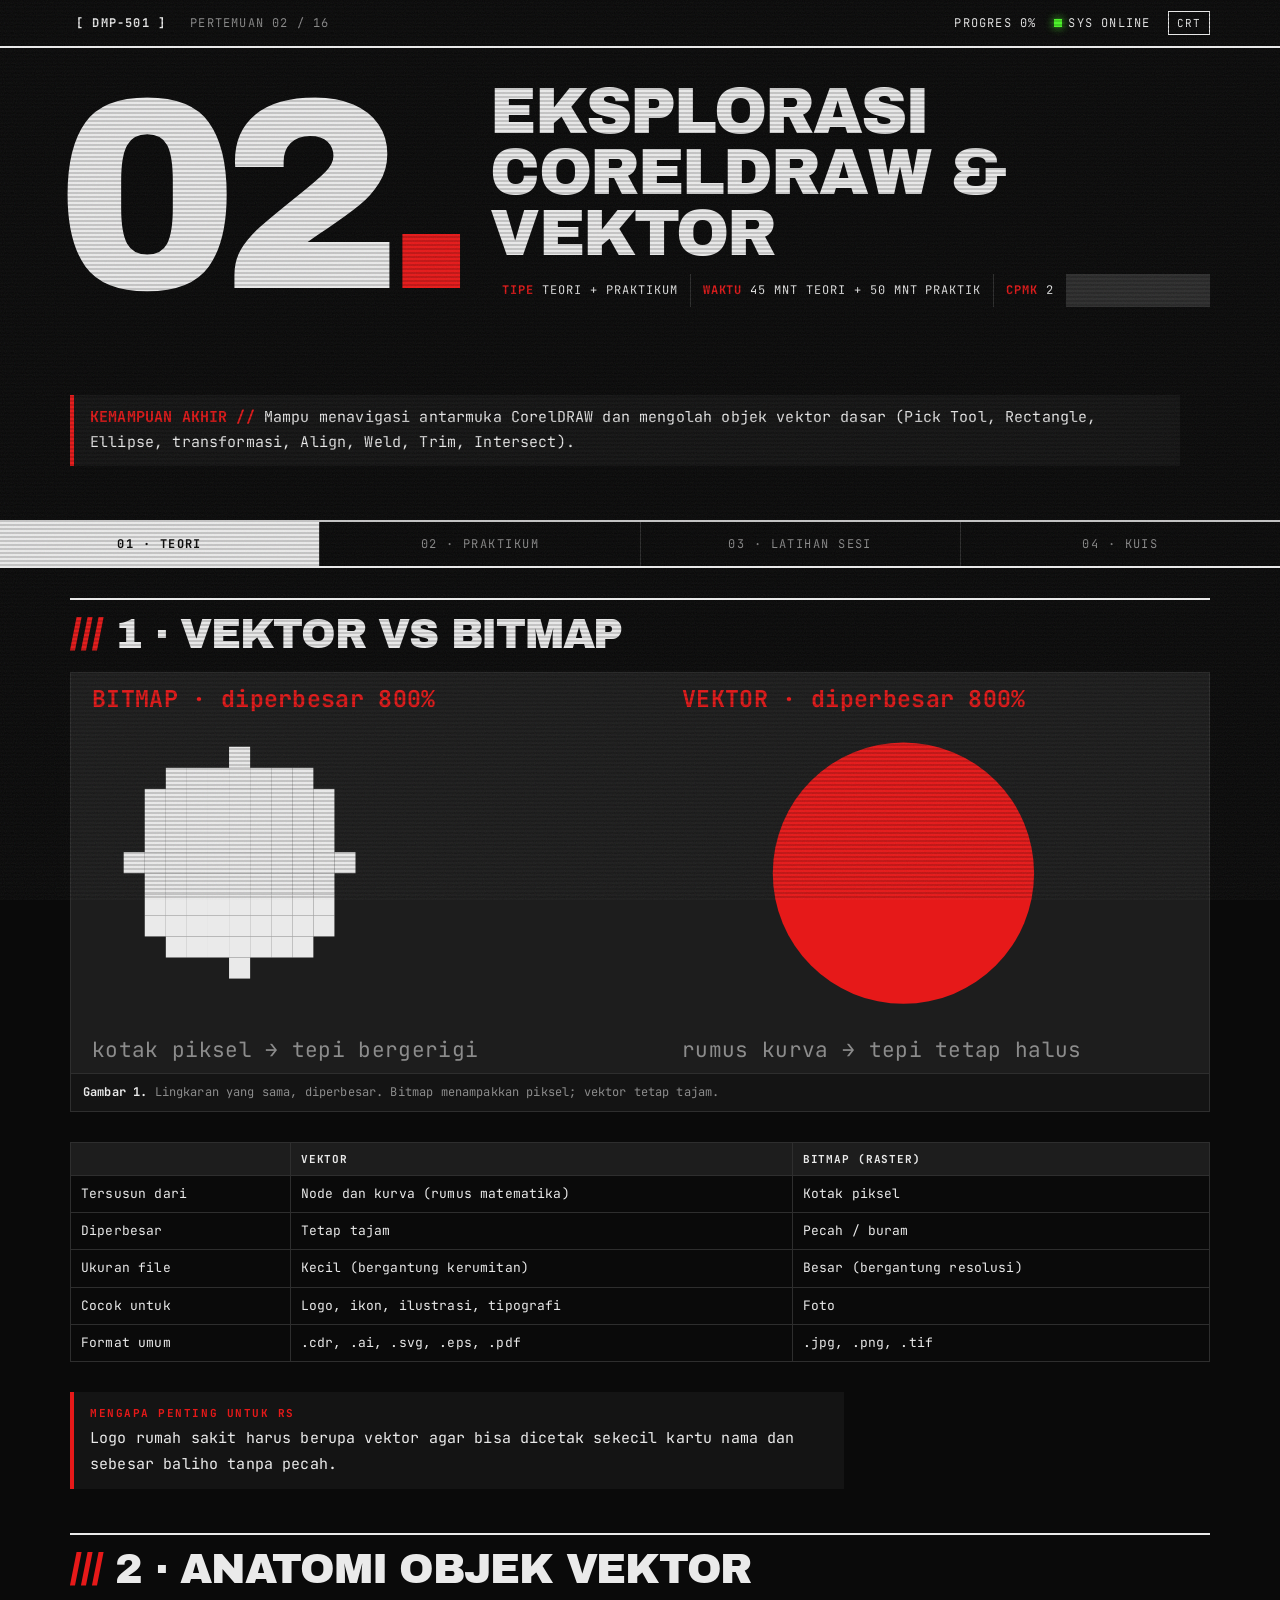
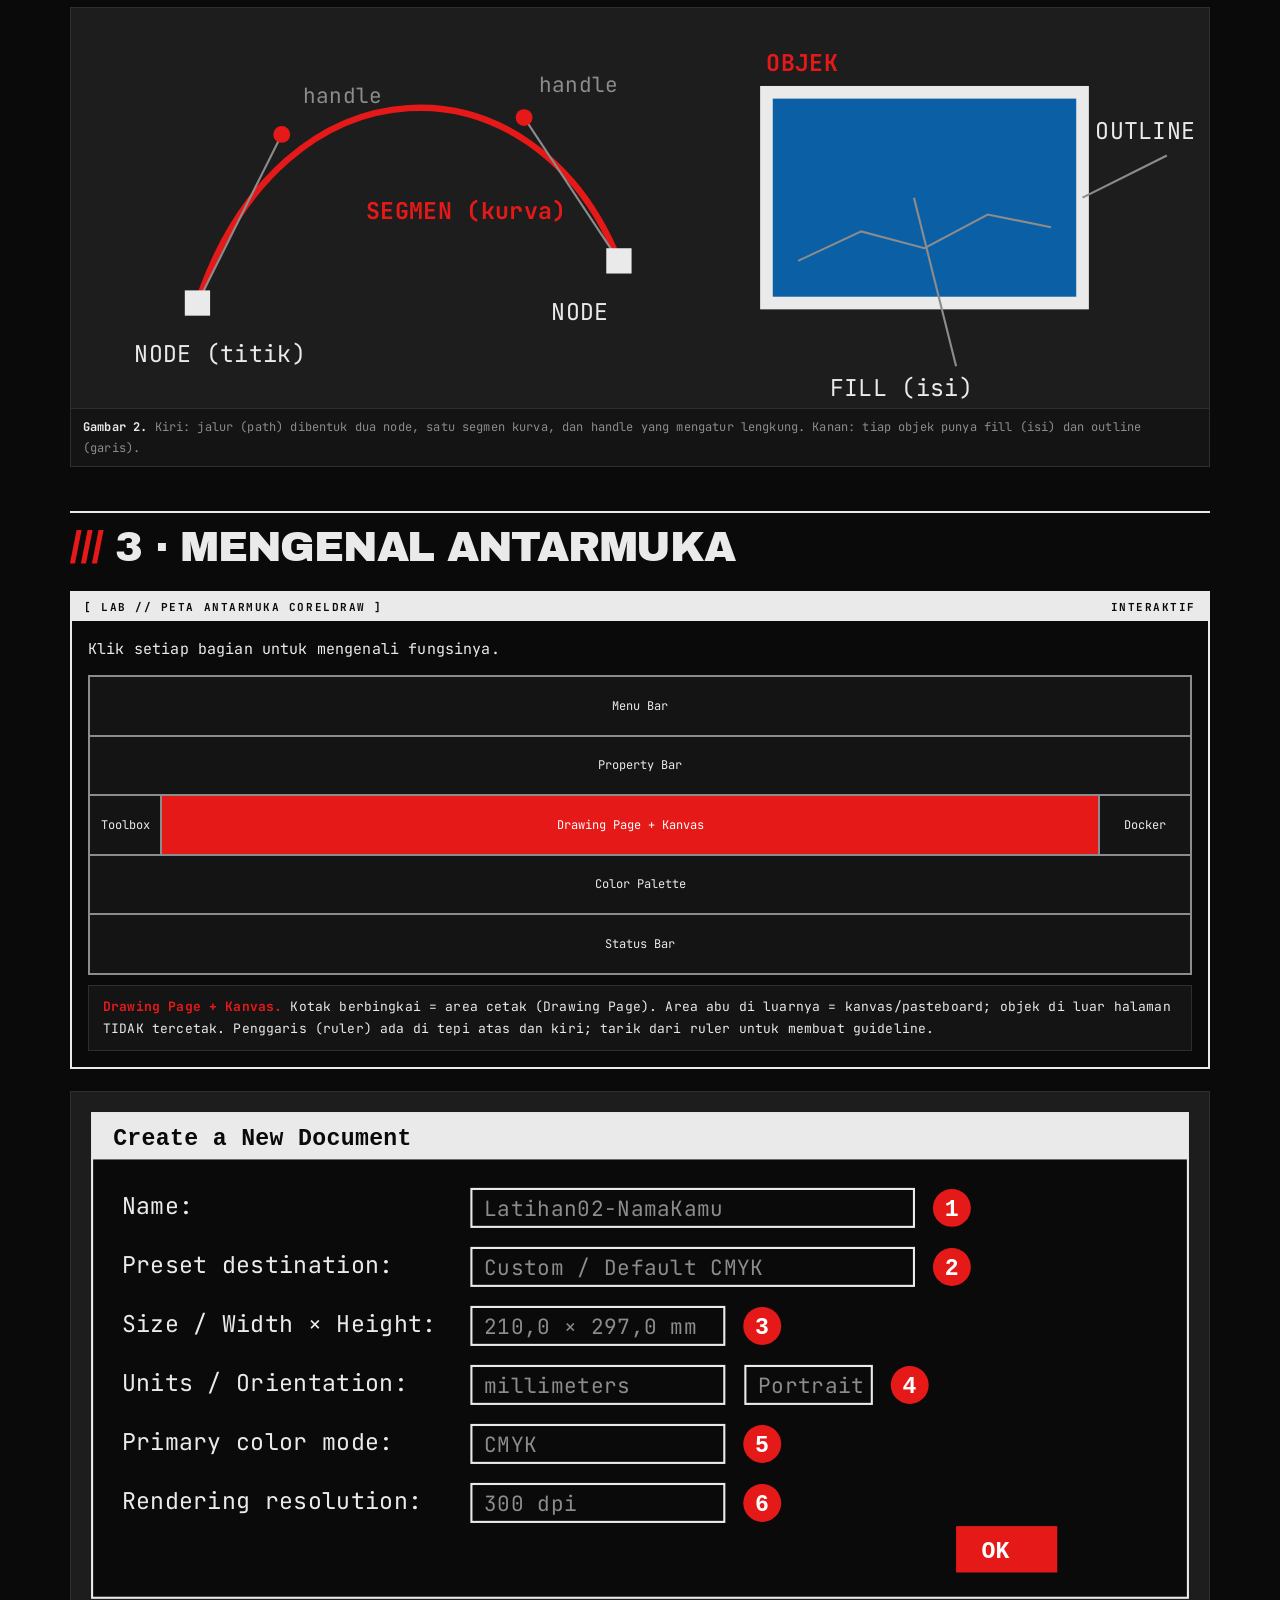
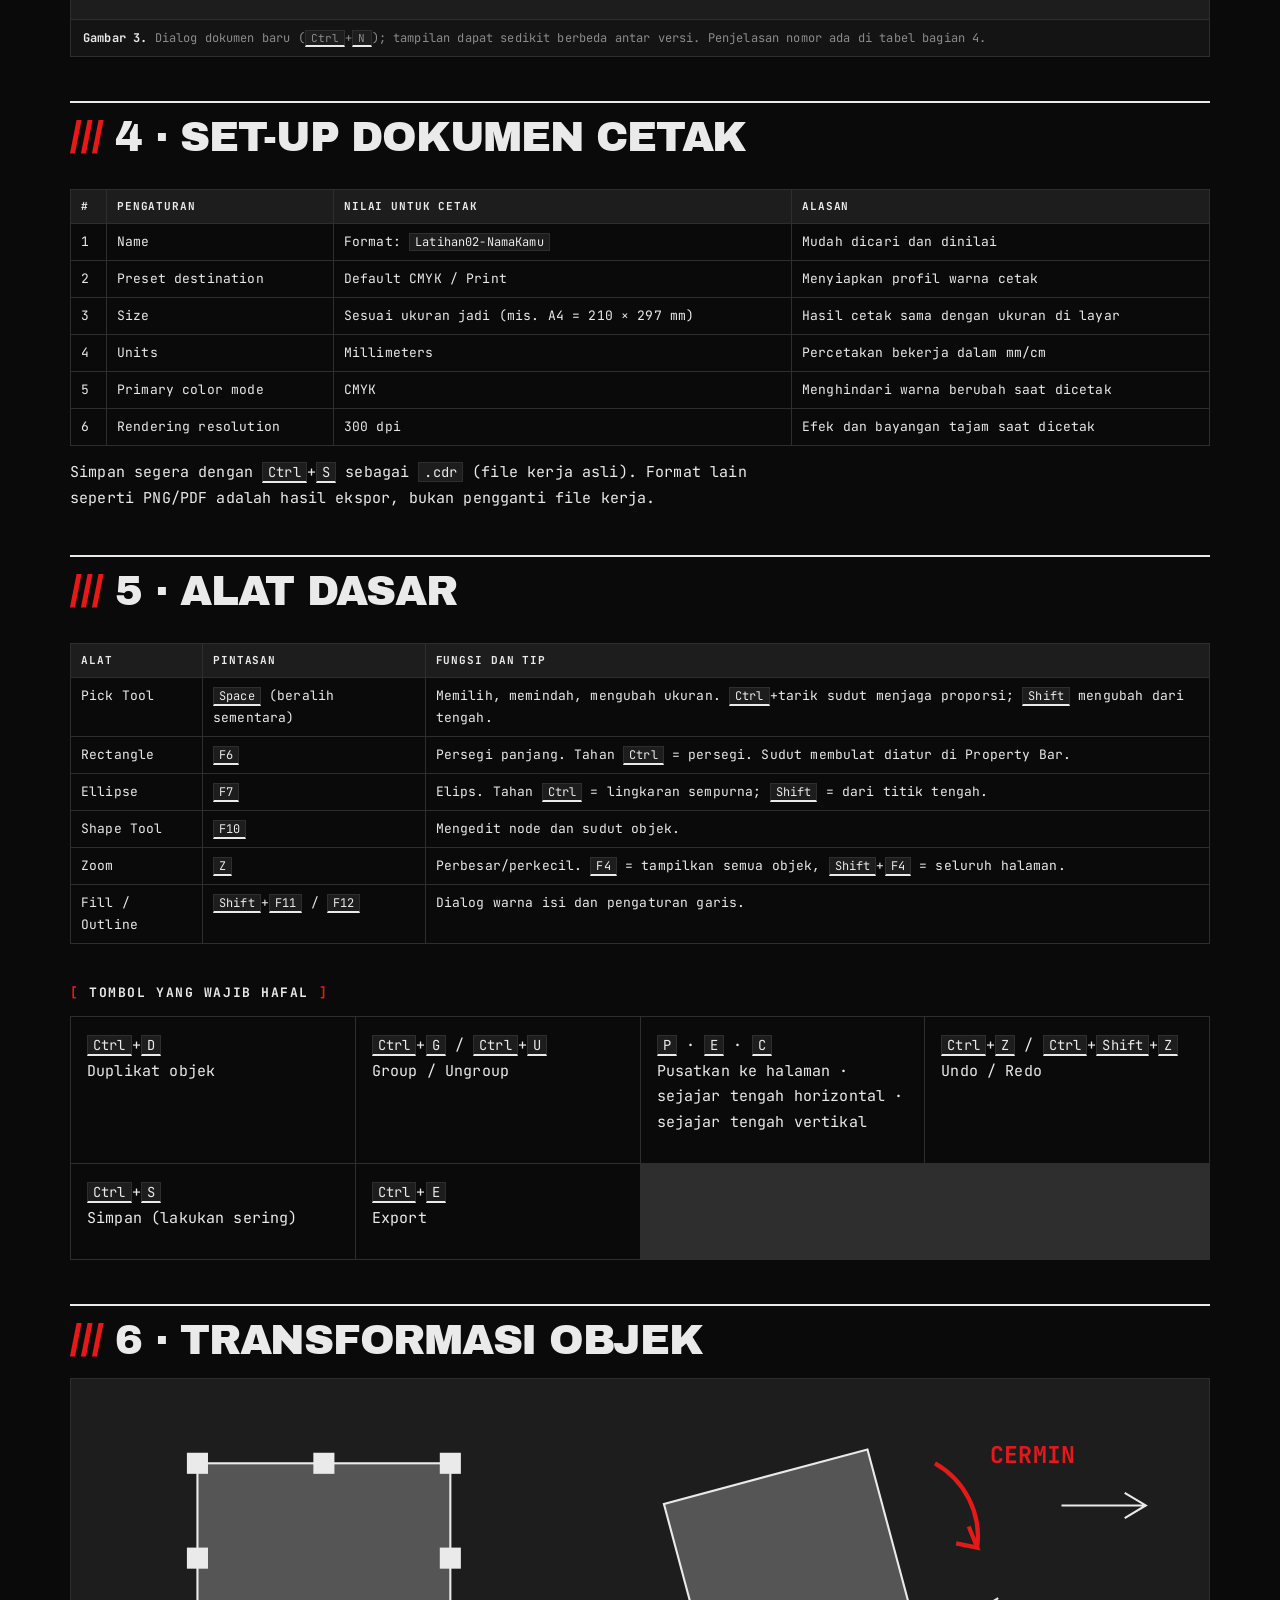
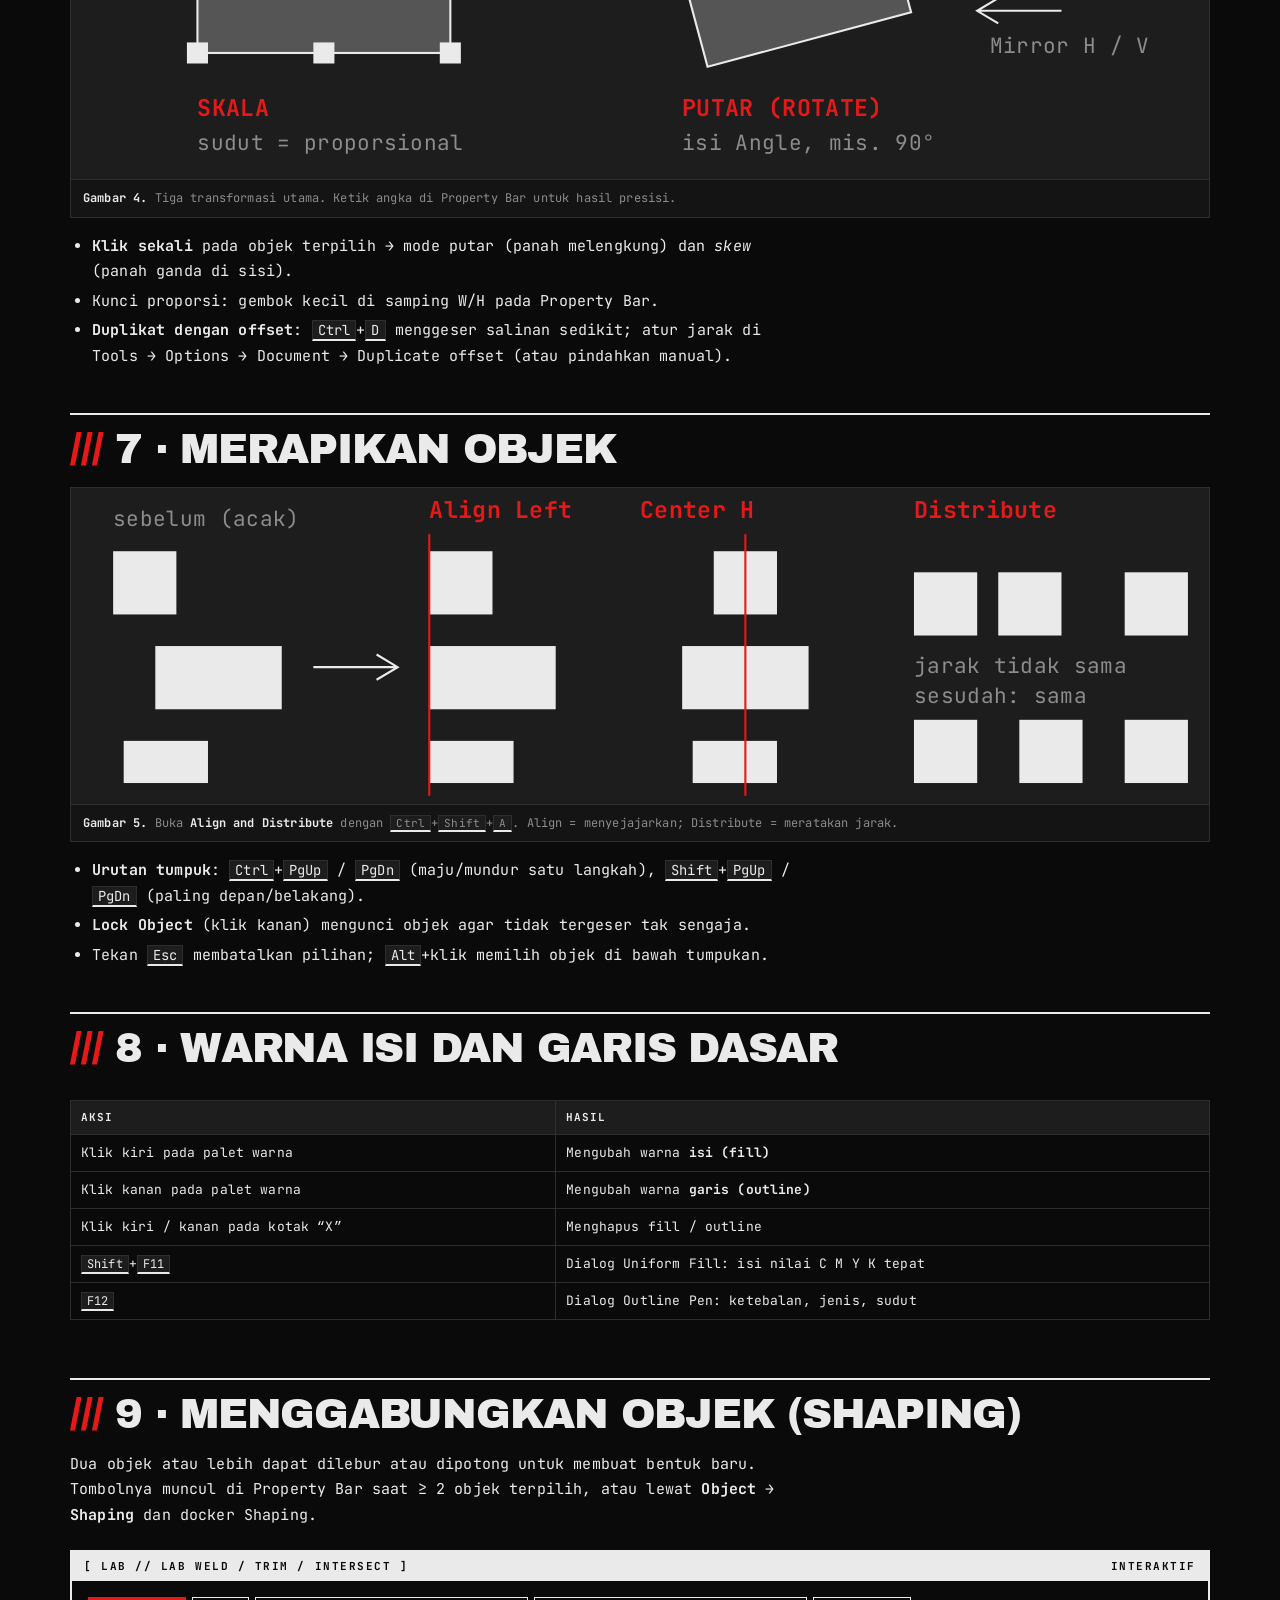
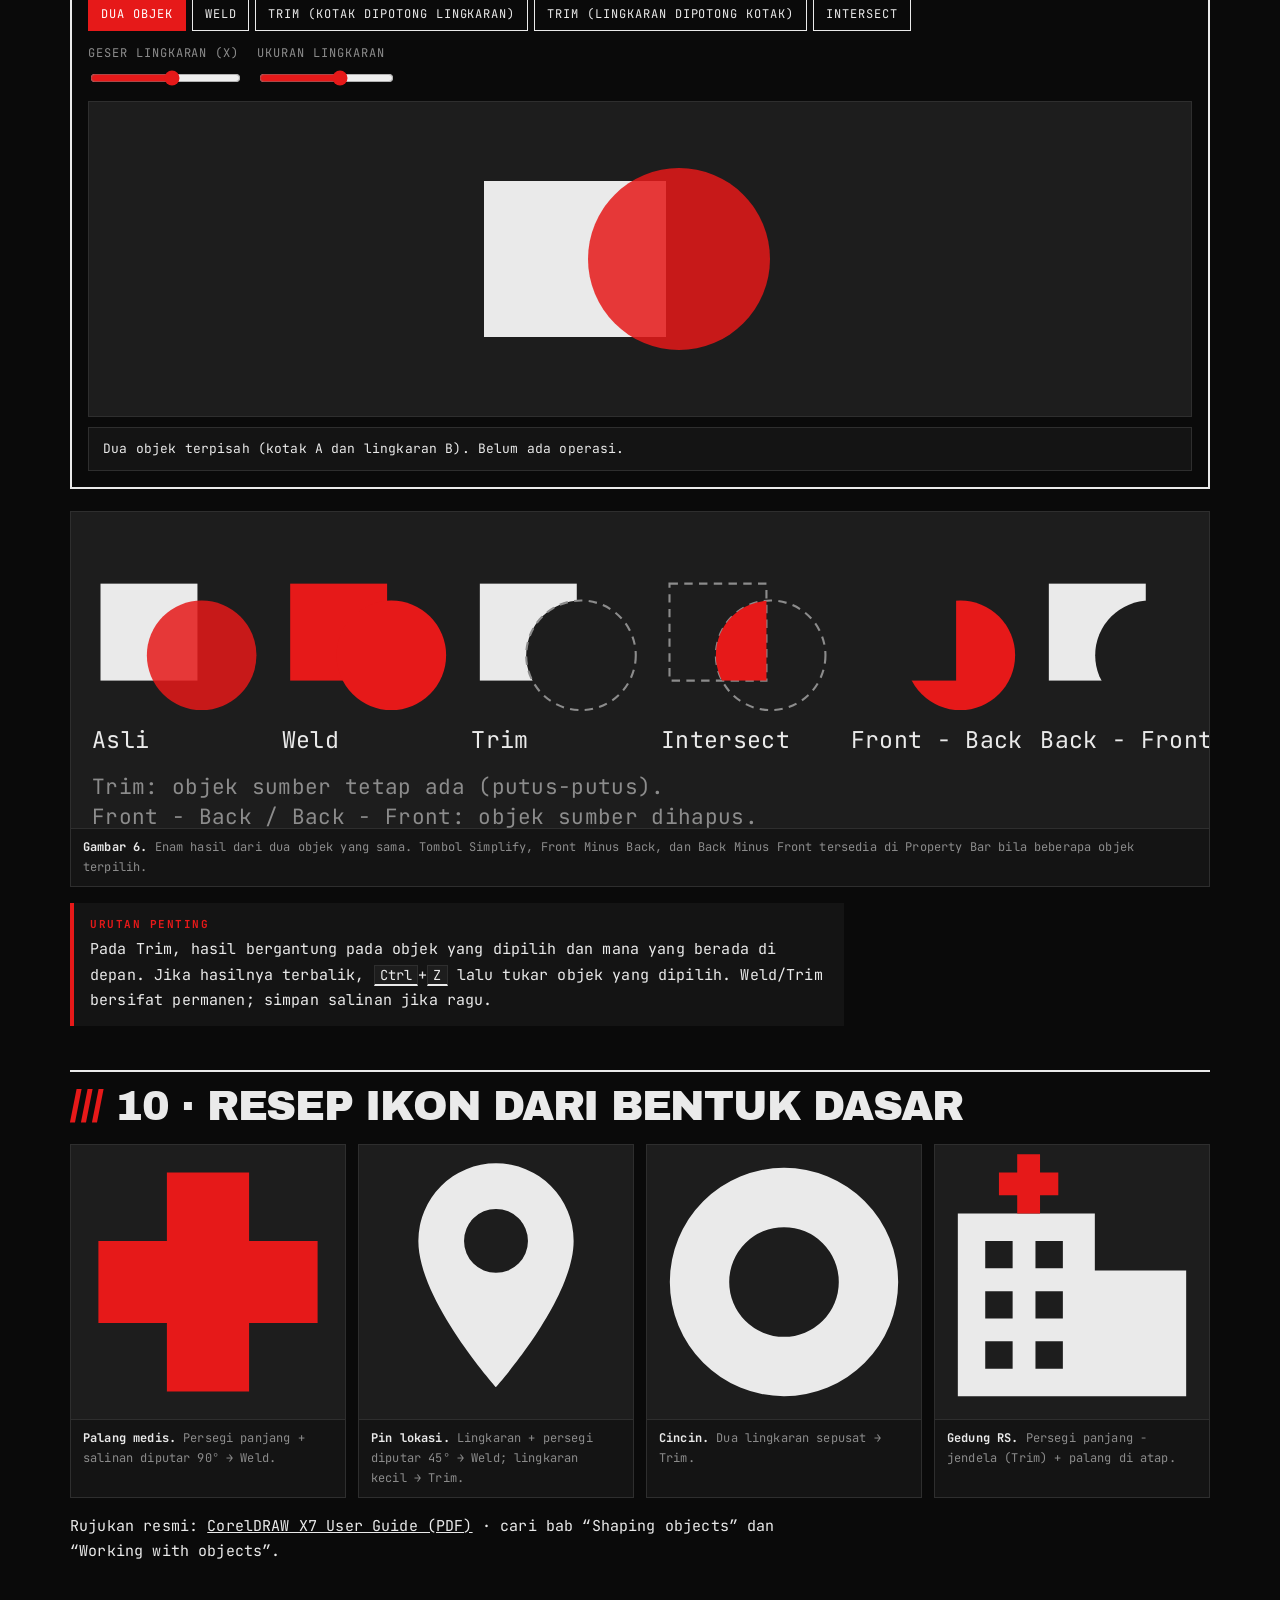
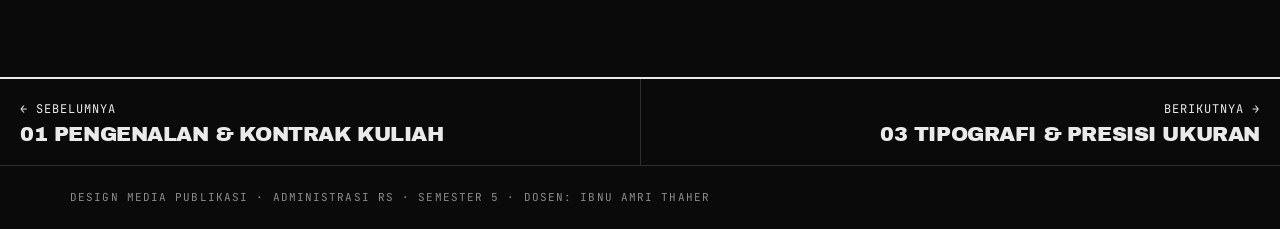
<file: pertemuan-02.html>
<!doctype html>
<html lang="id">
<head>
<meta charset="utf-8">
<meta name="viewport" content="width=device-width,initial-scale=1">
<title>Pertemuan 02</title>
<link rel="stylesheet" href="assets/style.css">
<script src="assets/app.js" defer></script>
<script src="assets/widgets1.js" defer></script>
<script src="assets/widgets2.js" defer></script>
<script src="assets/widgets3.js" defer></script>
</head>
<body data-week="2" data-cpmk="2" data-goal="Mampu menavigasi antarmuka CorelDRAW dan mengolah objek vektor dasar (Pick Tool, Rectangle, Ellipse, transformasi, Align, Weld, Trim, Intersect).">
<main>

<section data-tab="Teori">

  <h2>1 · Vektor vs bitmap</h2>
  <figure class="fig"><svg viewBox="0 0 540 190">
    <text x="10" y="16" class="tr">BITMAP · diperbesar 800%</text>
    <g class="fg"><rect x="75" y="35" width="10" height="10"/><rect x="45" y="45" width="10" height="10"/><rect x="55" y="45" width="10" height="10"/><rect x="65" y="45" width="10" height="10"/><rect x="75" y="45" width="10" height="10"/><rect x="85" y="45" width="10" height="10"/><rect x="95" y="45" width="10" height="10"/><rect x="105" y="45" width="10" height="10"/><rect x="35" y="55" width="10" height="10"/><rect x="45" y="55" width="10" height="10"/><rect x="55" y="55" width="10" height="10"/><rect x="65" y="55" width="10" height="10"/><rect x="75" y="55" width="10" height="10"/><rect x="85" y="55" width="10" height="10"/><rect x="95" y="55" width="10" height="10"/><rect x="105" y="55" width="10" height="10"/><rect x="115" y="55" width="10" height="10"/><rect x="35" y="65" width="10" height="10"/><rect x="45" y="65" width="10" height="10"/><rect x="55" y="65" width="10" height="10"/><rect x="65" y="65" width="10" height="10"/><rect x="75" y="65" width="10" height="10"/><rect x="85" y="65" width="10" height="10"/><rect x="95" y="65" width="10" height="10"/><rect x="105" y="65" width="10" height="10"/><rect x="115" y="65" width="10" height="10"/><rect x="35" y="75" width="10" height="10"/><rect x="45" y="75" width="10" height="10"/><rect x="55" y="75" width="10" height="10"/><rect x="65" y="75" width="10" height="10"/><rect x="75" y="75" width="10" height="10"/><rect x="85" y="75" width="10" height="10"/><rect x="95" y="75" width="10" height="10"/><rect x="105" y="75" width="10" height="10"/><rect x="115" y="75" width="10" height="10"/><rect x="25" y="85" width="10" height="10"/><rect x="35" y="85" width="10" height="10"/><rect x="45" y="85" width="10" height="10"/><rect x="55" y="85" width="10" height="10"/><rect x="65" y="85" width="10" height="10"/><rect x="75" y="85" width="10" height="10"/><rect x="85" y="85" width="10" height="10"/><rect x="95" y="85" width="10" height="10"/><rect x="105" y="85" width="10" height="10"/><rect x="115" y="85" width="10" height="10"/><rect x="125" y="85" width="10" height="10"/><rect x="35" y="95" width="10" height="10"/><rect x="45" y="95" width="10" height="10"/><rect x="55" y="95" width="10" height="10"/><rect x="65" y="95" width="10" height="10"/><rect x="75" y="95" width="10" height="10"/><rect x="85" y="95" width="10" height="10"/><rect x="95" y="95" width="10" height="10"/><rect x="105" y="95" width="10" height="10"/><rect x="115" y="95" width="10" height="10"/><rect x="35" y="105" width="10" height="10"/><rect x="45" y="105" width="10" height="10"/><rect x="55" y="105" width="10" height="10"/><rect x="65" y="105" width="10" height="10"/><rect x="75" y="105" width="10" height="10"/><rect x="85" y="105" width="10" height="10"/><rect x="95" y="105" width="10" height="10"/><rect x="105" y="105" width="10" height="10"/><rect x="115" y="105" width="10" height="10"/><rect x="35" y="115" width="10" height="10"/><rect x="45" y="115" width="10" height="10"/><rect x="55" y="115" width="10" height="10"/><rect x="65" y="115" width="10" height="10"/><rect x="75" y="115" width="10" height="10"/><rect x="85" y="115" width="10" height="10"/><rect x="95" y="115" width="10" height="10"/><rect x="105" y="115" width="10" height="10"/><rect x="115" y="115" width="10" height="10"/><rect x="45" y="125" width="10" height="10"/><rect x="55" y="125" width="10" height="10"/><rect x="65" y="125" width="10" height="10"/><rect x="75" y="125" width="10" height="10"/><rect x="85" y="125" width="10" height="10"/><rect x="95" y="125" width="10" height="10"/><rect x="105" y="125" width="10" height="10"/><rect x="75" y="135" width="10" height="10"/></g>
    <text x="290" y="16" class="tr">VEKTOR · diperbesar 800%</text>
    <circle cx="395" cy="95" r="62" class="rd"/>
    <text x="10" y="182" class="tm">kotak piksel → tepi bergerigi</text><text x="290" y="182" class="tm">rumus kurva → tepi tetap halus</text>
  </svg><figcaption><b>Gambar 1.</b> Lingkaran yang sama, diperbesar. Bitmap menampakkan piksel; vektor tetap tajam.</figcaption></figure>
  <div class="tscroll"><table>
    <tr><th></th><th>Vektor</th><th>Bitmap (raster)</th></tr>
    <tr><td>Tersusun dari</td><td>Node dan kurva (rumus matematika)</td><td>Kotak piksel</td></tr>
    <tr><td>Diperbesar</td><td>Tetap tajam</td><td>Pecah / buram</td></tr>
    <tr><td>Ukuran file</td><td>Kecil (bergantung kerumitan)</td><td>Besar (bergantung resolusi)</td></tr>
    <tr><td>Cocok untuk</td><td>Logo, ikon, ilustrasi, tipografi</td><td>Foto</td></tr>
    <tr><td>Format umum</td><td>.cdr, .ai, .svg, .eps, .pdf</td><td>.jpg, .png, .tif</td></tr>
  </table></div>
  <div class="callout"><b class="t">Mengapa penting untuk RS</b>Logo rumah sakit harus berupa vektor agar bisa dicetak sekecil kartu nama dan sebesar baliho tanpa pecah.</div>

  <h2>2 · Anatomi objek vektor</h2>
  <figure class="fig"><svg viewBox="0 0 540 190">
    <path d="M60 140 C 100 20, 220 20, 260 120" class="sr" stroke-width="3"/>
    <line x1="60" y1="140" x2="100" y2="60" class="sd"/><line x1="260" y1="120" x2="215" y2="52" class="sd"/>
    <circle cx="100" cy="60" r="4" class="rd"/><circle cx="215" cy="52" r="4" class="rd"/>
    <rect x="54" y="134" width="12" height="12" class="fg"/><rect x="254" y="114" width="12" height="12" class="fg"/>
    <text x="30" y="168" class="tx">NODE (titik)</text><text x="228" y="148" class="tx">NODE</text>
    <text x="110" y="45" class="tm">handle</text><text x="222" y="40" class="tm">handle</text>
    <text x="140" y="100" class="tr">SEGMEN (kurva)</text>
    <rect x="330" y="40" width="150" height="100" style="fill:#0B5FA5;stroke:#EAEAEA;stroke-width:6"/>
    <text x="330" y="30" class="tr">OBJEK</text>
    <path d="M345 120l30-14 30 8 30-16 30 6" class="sd"/>
    <line x1="480" y1="90" x2="520" y2="70" class="sd"/><text x="486" y="62" class="tx">OUTLINE</text>
    <line x1="400" y1="90" x2="420" y2="170" class="sd"/><text x="360" y="184" class="tx">FILL (isi)</text>
  </svg><figcaption><b>Gambar 2.</b> Kiri: jalur (path) dibentuk dua node, satu segmen kurva, dan handle yang mengatur lengkung. Kanan: tiap objek punya fill (isi) dan outline (garis).</figcaption></figure>

  <h2>3 · Mengenal antarmuka</h2>
  <div class="widget" data-w="corelmap" data-title="PETA ANTARMUKA CORELDRAW"></div>
  <figure class="fig"><svg viewBox="0 0 540 250">
    <rect x="10" y="10" width="520" height="230" class="bk" style="stroke:#EAEAEA"/>
    <rect x="10" y="10" width="520" height="22" class="fg"/><text x="20" y="25" style="font:700 11px monospace;fill:#0A0A0A">Create a New Document</text>
    <g class="tx"><text x="24" y="58">Name:</text><rect x="190" y="46" width="210" height="18" class="sk"/><text x="196" y="59" class="tm">Latihan02-NamaKamu</text>
    <text x="24" y="86">Preset destination:</text><rect x="190" y="74" width="210" height="18" class="sk"/><text x="196" y="87" class="tm">Custom / Default CMYK</text>
    <text x="24" y="114">Size / Width × Height:</text><rect x="190" y="102" width="120" height="18" class="sk"/><text x="196" y="115" class="tm">210,0 × 297,0 mm</text>
    <text x="24" y="142">Units / Orientation:</text><rect x="190" y="130" width="120" height="18" class="sk"/><text x="196" y="143" class="tm">millimeters</text><rect x="320" y="130" width="60" height="18" class="sk"/><text x="326" y="143" class="tm">Portrait</text>
    <text x="24" y="170">Primary color mode:</text><rect x="190" y="158" width="120" height="18" class="sk"/><text x="196" y="171" class="tm">CMYK</text>
    <text x="24" y="198">Rendering resolution:</text><rect x="190" y="186" width="120" height="18" class="sk"/><text x="196" y="199" class="tm">300 dpi</text></g>
    <rect x="420" y="206" width="48" height="22" class="rd"/><text x="432" y="221" style="font:700 11px monospace;fill:#fff">OK</text>
    <g class="rd"><circle cx="418" cy="55" r="9"/><circle cx="418" cy="83" r="9"/><circle cx="328" cy="111" r="9"/><circle cx="398" cy="139" r="9"/><circle cx="328" cy="167" r="9"/><circle cx="328" cy="195" r="9"/></g>
    <g style="font:700 11px monospace;fill:#fff" text-anchor="middle"><text x="418" y="59">1</text><text x="418" y="87">2</text><text x="328" y="115">3</text><text x="398" y="143">4</text><text x="328" y="171">5</text><text x="328" y="199">6</text></g>
  </svg><figcaption><b>Gambar 3.</b> Dialog dokumen baru (<kbd>Ctrl</kbd>+<kbd>N</kbd>); tampilan dapat sedikit berbeda antar versi. Penjelasan nomor ada di tabel bagian 4.</figcaption></figure>

  <h2>4 · Set-up dokumen cetak</h2>
  <div class="tscroll"><table>
    <tr><th>#</th><th>Pengaturan</th><th>Nilai untuk cetak</th><th>Alasan</th></tr>
    <tr><td>1</td><td>Name</td><td>Format: <code>Latihan02-NamaKamu</code></td><td>Mudah dicari dan dinilai</td></tr>
    <tr><td>2</td><td>Preset destination</td><td>Default CMYK / Print</td><td>Menyiapkan profil warna cetak</td></tr>
    <tr><td>3</td><td>Size</td><td>Sesuai ukuran jadi (mis. A4 = 210 × 297 mm)</td><td>Hasil cetak sama dengan ukuran di layar</td></tr>
    <tr><td>4</td><td>Units</td><td>Millimeters</td><td>Percetakan bekerja dalam mm/cm</td></tr>
    <tr><td>5</td><td>Primary color mode</td><td>CMYK</td><td>Menghindari warna berubah saat dicetak</td></tr>
    <tr><td>6</td><td>Rendering resolution</td><td>300 dpi</td><td>Efek dan bayangan tajam saat dicetak</td></tr>
  </table></div>
  <p>Simpan segera dengan <kbd>Ctrl</kbd>+<kbd>S</kbd> sebagai <code>.cdr</code> (file kerja asli). Format lain seperti PNG/PDF adalah hasil ekspor, bukan pengganti file kerja.</p>

  <h2>5 · Alat dasar</h2>
  <div class="tscroll"><table>
    <tr><th>Alat</th><th>Pintasan</th><th>Fungsi dan tip</th></tr>
    <tr><td>Pick Tool</td><td><kbd>Space</kbd> (beralih sementara)</td><td>Memilih, memindah, mengubah ukuran. <kbd>Ctrl</kbd>+tarik sudut menjaga proporsi; <kbd>Shift</kbd> mengubah dari tengah.</td></tr>
    <tr><td>Rectangle</td><td><kbd>F6</kbd></td><td>Persegi panjang. Tahan <kbd>Ctrl</kbd> = persegi. Sudut membulat diatur di Property Bar.</td></tr>
    <tr><td>Ellipse</td><td><kbd>F7</kbd></td><td>Elips. Tahan <kbd>Ctrl</kbd> = lingkaran sempurna; <kbd>Shift</kbd> = dari titik tengah.</td></tr>
    <tr><td>Shape Tool</td><td><kbd>F10</kbd></td><td>Mengedit node dan sudut objek.</td></tr>
    <tr><td>Zoom</td><td><kbd>Z</kbd></td><td>Perbesar/perkecil. <kbd>F4</kbd> = tampilkan semua objek, <kbd>Shift</kbd>+<kbd>F4</kbd> = seluruh halaman.</td></tr>
    <tr><td>Fill / Outline</td><td><kbd>Shift</kbd>+<kbd>F11</kbd> / <kbd>F12</kbd></td><td>Dialog warna isi dan pengaturan garis.</td></tr>
  </table></div>
  <h3>Tombol yang wajib hafal</h3>
  <div class="grid">
    <div><kbd>Ctrl</kbd>+<kbd>D</kbd><p>Duplikat objek</p></div>
    <div><kbd>Ctrl</kbd>+<kbd>G</kbd> / <kbd>Ctrl</kbd>+<kbd>U</kbd><p>Group / Ungroup</p></div>
    <div><kbd>P</kbd> · <kbd>E</kbd> · <kbd>C</kbd><p>Pusatkan ke halaman · sejajar tengah horizontal · sejajar tengah vertikal</p></div>
    <div><kbd>Ctrl</kbd>+<kbd>Z</kbd> / <kbd>Ctrl</kbd>+<kbd>Shift</kbd>+<kbd>Z</kbd><p>Undo / Redo</p></div>
    <div><kbd>Ctrl</kbd>+<kbd>S</kbd><p>Simpan (lakukan sering)</p></div>
    <div><kbd>Ctrl</kbd>+<kbd>E</kbd><p>Export</p></div>
  </div>

  <h2>6 · Transformasi objek</h2>
  <figure class="fig"><svg viewBox="0 0 540 190">
    <rect x="60" y="40" width="120" height="90" style="fill:#555;stroke:#EAEAEA"/>
    <g class="fg"><rect x="55" y="35" width="10" height="10"/><rect x="115" y="35" width="10" height="10"/><rect x="175" y="35" width="10" height="10"/><rect x="55" y="80" width="10" height="10"/><rect x="175" y="80" width="10" height="10"/><rect x="55" y="125" width="10" height="10"/><rect x="115" y="125" width="10" height="10"/><rect x="175" y="125" width="10" height="10"/></g>
    <text x="60" y="160" class="tr">SKALA</text><text x="60" y="176" class="tm">sudut = proporsional</text>
    <rect x="290" y="45" width="100" height="80" style="fill:#555;stroke:#EAEAEA" transform="rotate(-15 340 85)"/>
    <path d="M410 40a40 40 0 0 1 20 40" class="sr" stroke-width="2"/><path d="M426 70l4 10-10-2" class="sr" stroke-width="2"/>
    <text x="290" y="160" class="tr">PUTAR (ROTATE)</text><text x="290" y="176" class="tm">isi Angle, mis. 90°</text>
    <path d="M470 60h40m-10-6l10 6-10 6M470 110h-40m10-6l-10 6 10 6" class="sk"/>
    <text x="436" y="40" class="tr">CERMIN</text><text x="436" y="130" class="tm">Mirror H / V</text>
  </svg><figcaption><b>Gambar 4.</b> Tiga transformasi utama. Ketik angka di Property Bar untuk hasil presisi.</figcaption></figure>
  <ul><li><b>Klik sekali</b> pada objek terpilih → mode putar (panah melengkung) dan <i>skew</i> (panah ganda di sisi).</li><li>Kunci proporsi: gembok kecil di samping W/H pada Property Bar.</li><li><b>Duplikat dengan offset</b>: <kbd>Ctrl</kbd>+<kbd>D</kbd> menggeser salinan sedikit; atur jarak di Tools → Options → Document → Duplicate offset (atau pindahkan manual).</li></ul>

  <h2>7 · Merapikan objek</h2>
  <figure class="fig"><svg viewBox="0 0 540 150">
    <g class="fg"><rect x="20" y="30" width="30" height="30"/><rect x="40" y="75" width="60" height="30"/><rect x="25" y="120" width="40" height="20"/></g><text x="20" y="18" class="tm">sebelum (acak)</text>
    <path d="M115 85h40m-10-6l10 6-10 6" class="sk"/>
    <g class="fg"><rect x="170" y="30" width="30" height="30"/><rect x="170" y="75" width="60" height="30"/><rect x="170" y="120" width="40" height="20"/></g><line x1="170" y1="22" x2="170" y2="146" class="sr"/><text x="170" y="14" class="tr">Align Left</text>
    <g class="fg"><rect x="305" y="30" width="30" height="30"/><rect x="290" y="75" width="60" height="30"/><rect x="295" y="120" width="40" height="20"/></g><line x1="320" y1="22" x2="320" y2="146" class="sr"/><text x="270" y="14" class="tr">Center H</text>
    <g class="fg"><rect x="400" y="40" width="30" height="30"/><rect x="440" y="40" width="30" height="30"/><rect x="500" y="40" width="30" height="30"/></g><text x="400" y="14" class="tr">Distribute</text><text x="400" y="88" class="tm">jarak tidak sama</text>
    <g class="fg"><rect x="400" y="110" width="30" height="30"/><rect x="450" y="110" width="30" height="30"/><rect x="500" y="110" width="30" height="30"/></g><text x="400" y="102" class="tm">sesudah: sama</text>
  </svg><figcaption><b>Gambar 5.</b> Buka <b>Align and Distribute</b> dengan <kbd>Ctrl</kbd>+<kbd>Shift</kbd>+<kbd>A</kbd>. Align = menyejajarkan; Distribute = meratakan jarak.</figcaption></figure>
  <ul><li><b>Urutan tumpuk</b>: <kbd>Ctrl</kbd>+<kbd>PgUp</kbd> / <kbd>PgDn</kbd> (maju/mundur satu langkah), <kbd>Shift</kbd>+<kbd>PgUp</kbd> / <kbd>PgDn</kbd> (paling depan/belakang).</li><li><b>Lock Object</b> (klik kanan) mengunci objek agar tidak tergeser tak sengaja.</li><li>Tekan <kbd>Esc</kbd> membatalkan pilihan; <kbd>Alt</kbd>+klik memilih objek di bawah tumpukan.</li></ul>

  <h2>8 · Warna isi dan garis dasar</h2>
  <div class="tscroll"><table>
    <tr><th>Aksi</th><th>Hasil</th></tr>
    <tr><td>Klik kiri pada palet warna</td><td>Mengubah warna <b>isi (fill)</b></td></tr>
    <tr><td>Klik kanan pada palet warna</td><td>Mengubah warna <b>garis (outline)</b></td></tr>
    <tr><td>Klik kiri / kanan pada kotak “X”</td><td>Menghapus fill / outline</td></tr>
    <tr><td><kbd>Shift</kbd>+<kbd>F11</kbd></td><td>Dialog Uniform Fill: isi nilai C M Y K tepat</td></tr>
    <tr><td><kbd>F12</kbd></td><td>Dialog Outline Pen: ketebalan, jenis, sudut</td></tr>
  </table></div>

  <h2>9 · Menggabungkan objek (Shaping)</h2>
  <p>Dua objek atau lebih dapat dilebur atau dipotong untuk membuat bentuk baru. Tombolnya muncul di Property Bar saat ≥ 2 objek terpilih, atau lewat <b>Object → Shaping</b> dan docker Shaping.</p>
  <div class="widget" data-w="shapelab" data-title="LAB WELD / TRIM / INTERSECT"></div>
  <figure class="fig"><svg viewBox="0 0 540 150">
    <defs>
      <mask id="mA"><rect x="-10" y="-10" width="120" height="110" fill="#fff"/><circle cx="62" cy="48" r="26" fill="#000"/></mask>
      <mask id="mB"><rect x="-10" y="-10" width="120" height="110" fill="#fff"/><rect x="14" y="14" width="46" height="46" fill="#000"/></mask>
      <clipPath id="cB"><circle cx="62" cy="48" r="26"/></clipPath>
    </defs>
    <g transform="translate(0 20)"><rect x="14" y="14" width="46" height="46" class="fg"/><circle cx="62" cy="48" r="26" class="rd" style="fill-opacity:.85"/><text x="10" y="92" class="tx">Asli</text></g>
    <g transform="translate(90 20)"><rect x="14" y="14" width="46" height="46" class="rd"/><circle cx="62" cy="48" r="26" class="rd"/><text x="10" y="92" class="tx">Weld</text></g>
    <g transform="translate(180 20)"><rect x="14" y="14" width="46" height="46" class="fg" mask="url(#mA)"/><circle cx="62" cy="48" r="26" class="sd" stroke-dasharray="4 3"/><text x="10" y="92" class="tx">Trim</text></g>
    <g transform="translate(270 20)"><rect x="14" y="14" width="46" height="46" class="sd" stroke-dasharray="4 3"/><circle cx="62" cy="48" r="26" class="sd" stroke-dasharray="4 3"/><rect x="14" y="14" width="46" height="46" class="rd" clip-path="url(#cB)"/><text x="10" y="92" class="tx">Intersect</text></g>
    <g transform="translate(360 20)"><circle cx="62" cy="48" r="26" class="rd" mask="url(#mB)"/><text x="10" y="92" class="tx">Front − Back</text></g>
    <g transform="translate(450 20)"><rect x="14" y="14" width="46" height="46" class="fg" mask="url(#mA)"/><text x="10" y="92" class="tx">Back − Front</text></g>
    <text x="10" y="134" class="tm">Trim: objek sumber tetap ada (putus-putus).</text><text x="10" y="148" class="tm">Front − Back / Back − Front: objek sumber dihapus.</text>
  </svg><figcaption><b>Gambar 6.</b> Enam hasil dari dua objek yang sama. Tombol Simplify, Front Minus Back, dan Back Minus Front tersedia di Property Bar bila beberapa objek terpilih.</figcaption></figure>
  <div class="callout"><b class="t">Urutan penting</b>Pada Trim, hasil bergantung pada objek yang dipilih dan mana yang berada di depan. Jika hasilnya terbalik, <kbd>Ctrl</kbd>+<kbd>Z</kbd> lalu tukar objek yang dipilih. Weld/Trim bersifat permanen; simpan salinan jika ragu.</div>

  <h2>10 · Resep ikon dari bentuk dasar</h2>
  <div class="figs">
    <figure class="fig"><svg viewBox="0 0 120 120"><path d="M42 12h36v30h30v36H78v30H42V78H12V42h30z" class="rd"/></svg><figcaption><b>Palang medis.</b> Persegi panjang + salinan diputar 90° → Weld.</figcaption></figure>
    <figure class="fig"><svg viewBox="0 0 120 120"><path fill-rule="evenodd" d="M60 8a34 34 0 0 0-34 34c0 26 34 64 34 64s34-38 34-64A34 34 0 0 0 60 8zm0 20a14 14 0 1 1 0 28 14 14 0 0 1 0-28z" class="fg"/></svg><figcaption><b>Pin lokasi.</b> Lingkaran + persegi diputar 45° → Weld; lingkaran kecil → Trim.</figcaption></figure>
    <figure class="fig"><svg viewBox="0 0 120 120"><path fill-rule="evenodd" d="M60 10a50 50 0 1 0 0 100 50 50 0 0 0 0-100zm0 26a24 24 0 1 1 0 48 24 24 0 0 1 0-48z" class="fg"/></svg><figcaption><b>Cincin.</b> Dua lingkaran sepusat → Trim.</figcaption></figure>
    <figure class="fig"><svg viewBox="0 0 120 120"><path fill-rule="evenodd" d="M10 110V30h60v80zm0 0M70 110V55h40v55zM22 42h12v12H22zm22 0h12v12H44zM22 64h12v12H22zm22 0h12v12H44zM22 86h12v12H22zm22 0h12v12H44z" class="fg"/><path d="M36 4h10v8h8v10h-8v8H36v-8h-8V12h8z" class="rd"/></svg><figcaption><b>Gedung RS.</b> Persegi panjang − jendela (Trim) + palang di atap.</figcaption></figure>
  </div>
  <p class="refs">Rujukan resmi: <a href="https://product.corel.com/help/CorelDRAW/540229932/Main/EN/User-Guide/CorelDRAW-X7.pdf" target="_blank" rel="noopener">CorelDRAW X7 User Guide (PDF)</a> · cari bab “Shaping objects” dan “Working with objects”.</p>
</section>

<section data-tab="Praktikum">
  <div class="callout"><b class="t">Aturan lab</b>Simpan setiap 5 menit. Menu dapat berbeda sedikit antar versi CorelDRAW. Centang tiap langkah setelah selesai; progresmu tersimpan di browser ini.</div>

  <h2>A · Set-up dokumen cetak</h2>
  <ol class="steps">
    <li>Jalankan CorelDRAW → <b>File → New</b> (<kbd>Ctrl</kbd>+<kbd>N</kbd>).</li>
    <li>Isi <b>Name</b>: <code>Latihan02-NamaKamu</code>. Pilih <b>Primary color mode: CMYK</b>, <b>Rendering resolution: 300 dpi</b>.</li>
    <li>Atur <b>Width 210 mm, Height 297 mm (A4)</b>, satuan <b>millimeters</b>. Klik OK.</li>
    <li>Simpan segera: <kbd>Ctrl</kbd>+<kbd>S</kbd> sebagai <code>.cdr</code>.</li>
    <li>Munculkan penggaris: <b>View → Rulers</b>. Pastikan satuan di Property Bar adalah <code>mm</code>.</li>
  </ol>
  <div class="callout w"><b class="t">Checkpoint A</b>Property Bar menampilkan 210 × 297 mm, penggaris tampil, nama file benar. Panggil dosen bila belum.</div>

  <h2>B · Ikon palang medis</h2>
  <figure class="fig"><svg viewBox="0 0 640 150">
    <g transform="translate(0 0)"><text x="10" y="16" class="tr">B1 · F6</text><rect x="25" y="50" width="100" height="34" class="fg"/><text x="25" y="108" class="tm">W 60 mm · H 20 mm</text><text x="25" y="124" class="tm">Ketik di Property Bar</text></g>
    <g transform="translate(160 0)"><text x="10" y="16" class="tr">B2 · Ctrl+D, putar</text><rect x="20" y="58" width="100" height="34" class="fg"/><rect x="53" y="25" width="34" height="100" class="dm" style="fill-opacity:.8"/><text x="20" y="140" class="tm">Angle of rotation = 90</text></g>
    <g transform="translate(320 0)"><text x="10" y="16" class="tr">B3 · Weld</text><path d="M53 25h34v33h33v34H87v33H53V92H20V58h33z" class="rd"/><text x="20" y="140" class="tm">menjadi satu objek</text></g>
    <g transform="translate(480 0)"><text x="10" y="16" class="tr">B4 · Tekan P</text><rect x="18" y="30" width="110" height="100" class="sk"/><path d="M60 55h26v22h22v26H86v22H60v-22H38V77h22z" class="rd" transform="translate(-4 -6) scale(.95)"/><text x="18" y="144" class="tm">di tengah halaman</text></g>
  </svg><figcaption><b>Gambar 7.</b> Empat tahap membuat palang medis.</figcaption></figure>
  <ol class="steps">
    <li>Tekan <kbd>F6</kbd>, gambar persegi panjang di halaman.</li>
    <li>Pick Tool: ketik di Property Bar <b>W = 60 mm, H = 20 mm</b>, Enter.</li>
    <li>Tekan <kbd>P</kbd> untuk memusatkan ke halaman.</li>
    <li><kbd>Ctrl</kbd>+<kbd>D</kbd> menduplikat, lalu isi <b>Angle of rotation = 90</b> di Property Bar. Tekan <kbd>P</kbd> lagi bila bergeser.</li>
    <li>Pilih keduanya (<kbd>Ctrl</kbd>+<kbd>A</kbd>) → klik tombol <b>Weld</b> di Property Bar.</li>
    <li>Isi warna merah (C0 M100 Y100 K0 lewat <kbd>Shift</kbd>+<kbd>F11</kbd>). Klik kanan <b>X</b> pada palet untuk menghapus outline.</li>
  </ol>
  <div class="callout w"><b class="t">Checkpoint B</b>Satu objek (bukan dua) berbentuk palang, status bar menampilkan “Curve on Layer 1”, ukuran 60 × 60 mm, posisi tengah.</div>

  <h2>C · Pin lokasi dan cincin</h2>
  <figure class="fig"><svg viewBox="0 0 640 150">
    <g><text x="10" y="16" class="tr">C1 · Lingkaran</text><circle cx="80" cy="76" r="40" class="fg"/></g>
    <g transform="translate(160 0)"><text x="10" y="16" class="tr">C2 · Putar 45°</text><circle cx="80" cy="70" r="40" class="dm" style="fill-opacity:.7"/><path d="M80 78l24 24-24 24-24-24z" class="fg" style="fill-opacity:.9"/></g>
    <g transform="translate(320 0)"><text x="10" y="16" class="tr">C3 · Weld</text><path d="M80 30a40 40 0 0 1 28 68l-28 32-28-32A40 40 0 0 1 80 30z" class="fg"/></g>
    <g transform="translate(480 0)"><text x="10" y="16" class="tr">C4 · Trim</text><path fill-rule="evenodd" d="M80 30a40 40 0 0 1 28 68l-28 32-28-32A40 40 0 0 1 80 30zm0 22a14 14 0 1 0 0 28 14 14 0 0 0 0-28z" class="fg"/></g>
  </svg><figcaption><b>Gambar 8.</b> Pin lokasi: lingkaran + diamond → Weld → lubang dengan Trim.</figcaption></figure>
  <ol class="steps">
    <li>Gambar lingkaran 40 × 40 mm (<kbd>F7</kbd> + <kbd>Ctrl</kbd>).</li>
    <li>Gambar persegi 28 × 28 mm, putar 45°, geser agar sudut bawahnya membentuk ujung runcing di bawah lingkaran. Sejajarkan tengah dengan <kbd>C</kbd>.</li>
    <li>Pilih keduanya → <b>Weld</b>. Hasilnya satu bentuk tetesan.</li>
    <li>Gambar lingkaran kecil 14 mm di pusat lingkaran atas.</li>
    <li>Pilih lingkaran kecil lalu objek tetesan → <b>Trim</b>. Hapus lingkaran kecil yang tersisa (<kbd>Delete</kbd>).</li>
    <li>Cincin: dua lingkaran 40 mm dan 22 mm, sejajarkan tengahnya (<kbd>C</kbd> + <kbd>E</kbd>), lingkaran kecil Trim lingkaran besar.</li>
  </ol>
  <div class="callout w"><b class="t">Checkpoint C</b>Lubang di pin terlihat tembus: letakkan objek berwarna di belakangnya, lubang harus menampakkan warna itu.</div>

  <h2>D · Gedung rumah sakit</h2>
  <figure class="fig"><svg viewBox="0 0 640 150">
    <g><text x="10" y="16" class="tr">D1 · Badan 70×50</text><rect x="30" y="40" width="100" height="90" class="fg"/></g>
    <g transform="translate(170 0)"><text x="10" y="16" class="tr">D2 · Jendela</text><rect x="30" y="40" width="100" height="90" class="fg"/><g class="bk"><rect x="42" y="52" width="18" height="18"/><rect x="72" y="52" width="18" height="18"/><rect x="102" y="52" width="18" height="18"/><rect x="42" y="82" width="18" height="18"/><rect x="72" y="82" width="18" height="18"/><rect x="102" y="82" width="18" height="18"/></g></g>
    <g transform="translate(340 0)"><text x="10" y="16" class="tr">D3 · Trim</text><path fill-rule="evenodd" d="M30 40h100v90H30zM42 52h18v18H42zm30 0h18v18H72zm30 0h18v18h-18zM42 82h18v18H42zm30 0h18v18H72zm30 0h18v18h-18z" class="fg"/></g>
    <g transform="translate(500 0)"><text x="10" y="16" class="tr">D4 · Tambah palang</text><path fill-rule="evenodd" d="M30 50h100v80H30zM42 62h18v18H42zm30 0h18v18H72zm30 0h18v18h-18zM42 92h18v18H42zm30 0h18v18H72zm30 0h18v18h-18z" class="fg"/><path d="M71 24h18v10h10v14H89v-10H71z" class="rd" transform="translate(-4 -14) scale(1)"/></g>
  </svg><figcaption><b>Gambar 9.</b> Gedung RS dari bentuk dasar.</figcaption></figure>
  <ol class="steps">
    <li>Persegi panjang 70 × 50 mm sebagai badan gedung.</li>
    <li>Persegi 14 × 14 mm sebagai jendela. Duplikat dengan <kbd>Ctrl</kbd>+<kbd>D</kbd> menjadi 2 baris × 3 kolom.</li>
    <li>Rapikan jarak dengan <b>Align and Distribute</b> (<kbd>Ctrl</kbd>+<kbd>Shift</kbd>+<kbd>A</kbd>): Align Top per baris, Distribute Centers Horizontally.</li>
    <li>Pilih semua jendela → <b>Weld</b> (jadi satu objek). Pilih jendela, lalu badan gedung → <b>Trim</b>. Hapus sisa jendela.</li>
    <li>Tambahkan palang medis kecil (hasil B diperkecil) di atas gedung dan beri warna biru RS (C100 M60 Y0 K0).</li>
    <li>Group semua (<kbd>Ctrl</kbd>+<kbd>G</kbd>).</li>
  </ol>
  <div class="callout w"><b class="t">Checkpoint D</b>Jarak jendela sama di semua sisi; gedung dan palang terkelompok; tidak ada objek tersisa di luar halaman.</div>

  <h2>E · Simpan dan ekspor</h2>
  <ol class="steps">
    <li><kbd>Ctrl</kbd>+<kbd>S</kbd>.</li>
    <li><b>File → Export</b> (<kbd>Ctrl</kbd>+<kbd>E</kbd>) → PNG; centang <i>Selected only</i> jika perlu; 300 dpi; latar transparan.</li>
    <li>Beri nama <code>NIM_Nama_Latihan02.png</code>.</li>
  </ol>

  <h2>Masalah umum</h2>
  <div class="tscroll"><table>
    <tr><th>Gejala</th><th>Penyebab</th><th>Solusi</th></tr>
    <tr><td>Weld/Trim tidak aktif</td><td>Hanya satu objek terpilih</td><td>Pilih ≥ 2 objek (Shift+klik)</td></tr>
    <tr><td>Hasil Trim terbalik</td><td>Urutan pilih salah</td><td>Undo, tukar objek yang dipilih lebih dulu</td></tr>
    <tr><td>Objek tidak di tengah</td><td>Tidak dipusatkan</td><td>Tekan <kbd>P</kbd> atau Align and Distribute</td></tr>
    <tr><td>Ukuran tidak sama</td><td>Proporsi terkunci / tidak mengetik ukuran</td><td>Ketik W dan H di Property Bar</td></tr>
    <tr><td>Lubang tidak tembus</td><td>Objek pemotong belum dihapus / belum Trim</td><td>Pastikan Trim dilakukan dan hapus sisa objek pemotong</td></tr>
    <tr><td>Tampilan tidak sama dengan hasil ekspor</td><td>Objek di luar halaman ikut terpilih</td><td>Aktifkan Selected only saat Export</td></tr>
  </table></div>
</section>

<section data-tab="Latihan Sesi">
  <h2>Tugas sesi pertemuan 2</h2>
  <article class="task" data-id="setup" data-min="8"><h3>Latihan 1 · Set-up dokumen cetak</h3>
    <p>Buat dokumen A4 CMYK 300 dpi berunit mm. Ambil tangkapan layar yang memperlihatkan Property Bar dan penggaris.</p>
    <details><summary>Kriteria</summary><ul><li>Mode warna CMYK</li><li>Satuan mm</li><li>Nama file mengikuti format</li></ul></details></article>
  <article class="task" data-id="palang" data-min="12"><h3>Latihan 2 · Tiga variasi palang medis</h3>
    <p>Buat 3 versi: (a) palang tegas dengan sudut tajam, (b) palang dengan sudut membulat (atur radius sudut di Property Bar sebelum Weld), (c) palang di dalam lingkaran (Trim agar palang menjadi lubang). Ukuran akhir sama: 40 × 40 mm.</p>
    <details><summary>Petunjuk (c)</summary><p>Lingkaran 40 mm, palang 24 mm di tengah. Pilih palang dulu, lalu lingkaran, klik Trim. Hapus objek palang sumber yang tersisa.</p></details></article>
  <article class="task" data-id="pin" data-min="12"><h3>Latihan 3 · Pin lokasi dan cincin</h3>
    <p>Selesaikan pin lokasi dengan lubang di tengah dan satu cincin. Susun keduanya sejajar dengan jarak sama (Align and Distribute).</p></article>
  <article class="task" data-id="gedung" data-min="13"><h3>Latihan 4 · Gedung RS</h3>
    <p>Selesaikan bagian D. Tambahkan variasi: jumlah jendela dan tinggi gedung berbeda dari contoh.</p></article>
  <article class="task" data-id="enam" data-min="25"><h3>Latihan 5 · Tantangan: 6 ikon layanan RS (dilanjutkan di rumah)</h3>
    <p>Buat enam ikon 40 × 40 mm dalam grid 3 × 2 di halaman A4. Hanya boleh memakai Rectangle, Ellipse, Weld, Trim, Intersect.</p>
    <div class="tscroll"><table><tr><th>Ikon</th><th>Ide bentuk</th></tr>
    <tr><td>IGD</td><td>Lingkaran + palang medis (Trim)</td></tr>
    <tr><td>Farmasi</td><td>Kapsul: persegi membulat diputar 45°, garis tengah dipotong (Trim)</td></tr>
    <tr><td>Laboratorium</td><td>Tabung reaksi: persegi panjang + setengah lingkaran bawah (Weld), isi cairan dengan Intersect</td></tr>
    <tr><td>Rawat inap</td><td>Tempat tidur: persegi panjang panjang + kaki + bantal (Weld)</td></tr>
    <tr><td>Radiologi</td><td>Bingkai persegi + lingkaran (Trim) menyerupai layar pindai</td></tr>
    <tr><td>Pendaftaran</td><td>Papan klip: persegi membulat + klip kecil + garis-garis (Trim)</td></tr></table></div>
    <details><summary>Kriteria penilaian</summary><ul><li>Semua ikon berukuran sama dan sejajar</li><li>Tidak ada objek menggantung/tumpang tindih tak sengaja</li><li>Satu gaya konsisten (warna dan ketebalan)</li></ul></details></article>
  <article class="task" data-id="refleksi" data-min="5"><h3>Latihan 6 · Kumpulkan dan refleksi</h3>
    <p>Kumpulkan file <code>.cdr</code> dan PNG melalui kanal yang disepakati kelas. Sebutkan satu kesulitan terbesarmu hari ini.</p>
    <textarea class="note" data-key="refleksi"></textarea></article>
</section>

<section data-tab="Kuis">
  <h2>Kuis</h2>
  <div class="quiz"><script type="application/json">[
    {"q":"Untuk logo yang harus bisa dicetak dari ukuran kartu nama sampai baliho, format terbaik adalah…","o":["JPG","Vektor (.cdr/.ai/.svg)","Bitmap 72 dpi","Tangkapan layar"],"a":1,"e":"Vektor tetap tajam di ukuran berapa pun."},
    {"q":"Tombol untuk menggambar lingkaran sempurna dengan Ellipse Tool adalah menahan…","o":["Alt","Ctrl","Tab","Shift"],"a":1,"e":"Ctrl membatasi proporsi 1:1. Shift menggambar dari tengah."},
    {"q":"Fungsi Weld adalah…","o":["Memotong objek belakang","Melebur beberapa objek jadi satu bentuk","Mengambil area irisan saja","Menyalin objek"],"a":1,"e":"Weld = melebur."},
    {"q":"Untuk membuat lubang bentuk palang di dalam lingkaran, gunakan…","o":["Weld","Group","Trim","Align"],"a":2,"e":"Objek pemotong (palang) memotong lingkaran sehingga menjadi lubang."},
    {"q":"Objek yang berada di luar kotak halaman (kanvas)…","o":["Tetap tercetak","Tidak tercetak","Tercetak setengah","Dicetak abu-abu"],"a":1,"e":"Hanya yang ada di Drawing Page yang tercetak."},
    {"q":"Satuan, mode warna, dan resolusi diatur pertama kali pada…","o":["Dialog Create a New Document","Menu Help","Palet warna","Docker Object Manager"],"a":0,"e":"Set-up dokumen dilakukan di awal agar hasil cetak tepat."},
    {"q":"Pintasan untuk memusatkan objek ke halaman adalah…","o":["P","G","D","X"],"a":0,"e":"P = Align to Page Center."},
    {"q":"Klik kanan pada warna di palet akan mengubah…","o":["Isi objek","Garis (outline) objek","Latar halaman","Font"],"a":1,"e":"Kiri = fill, kanan = outline."},
    {"q":"Untuk meratakan jarak antar tiga objek, fitur yang dipakai adalah…","o":["Align","Distribute","Group","Mirror"],"a":1,"e":"Distribute meratakan jarak."}
  ]</script></div>
</section>

</main>
</body>
</html>
</file>
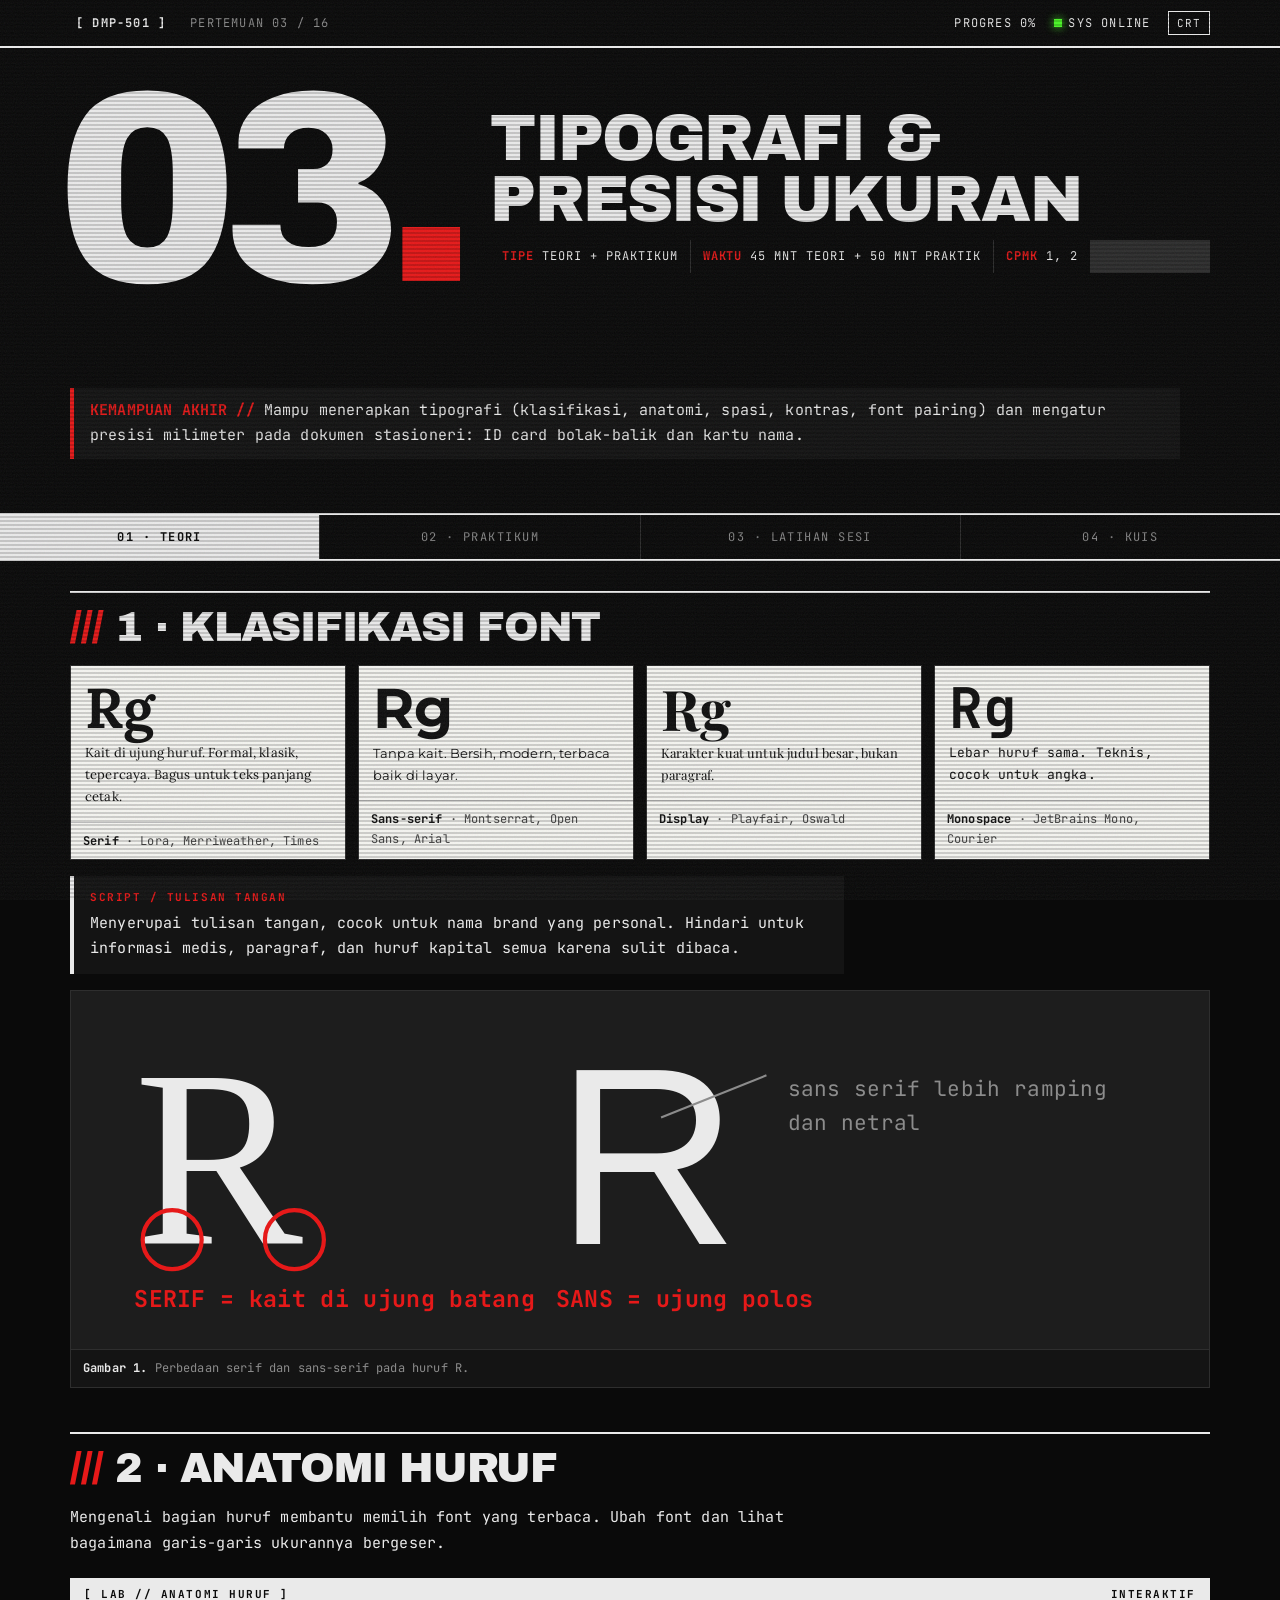
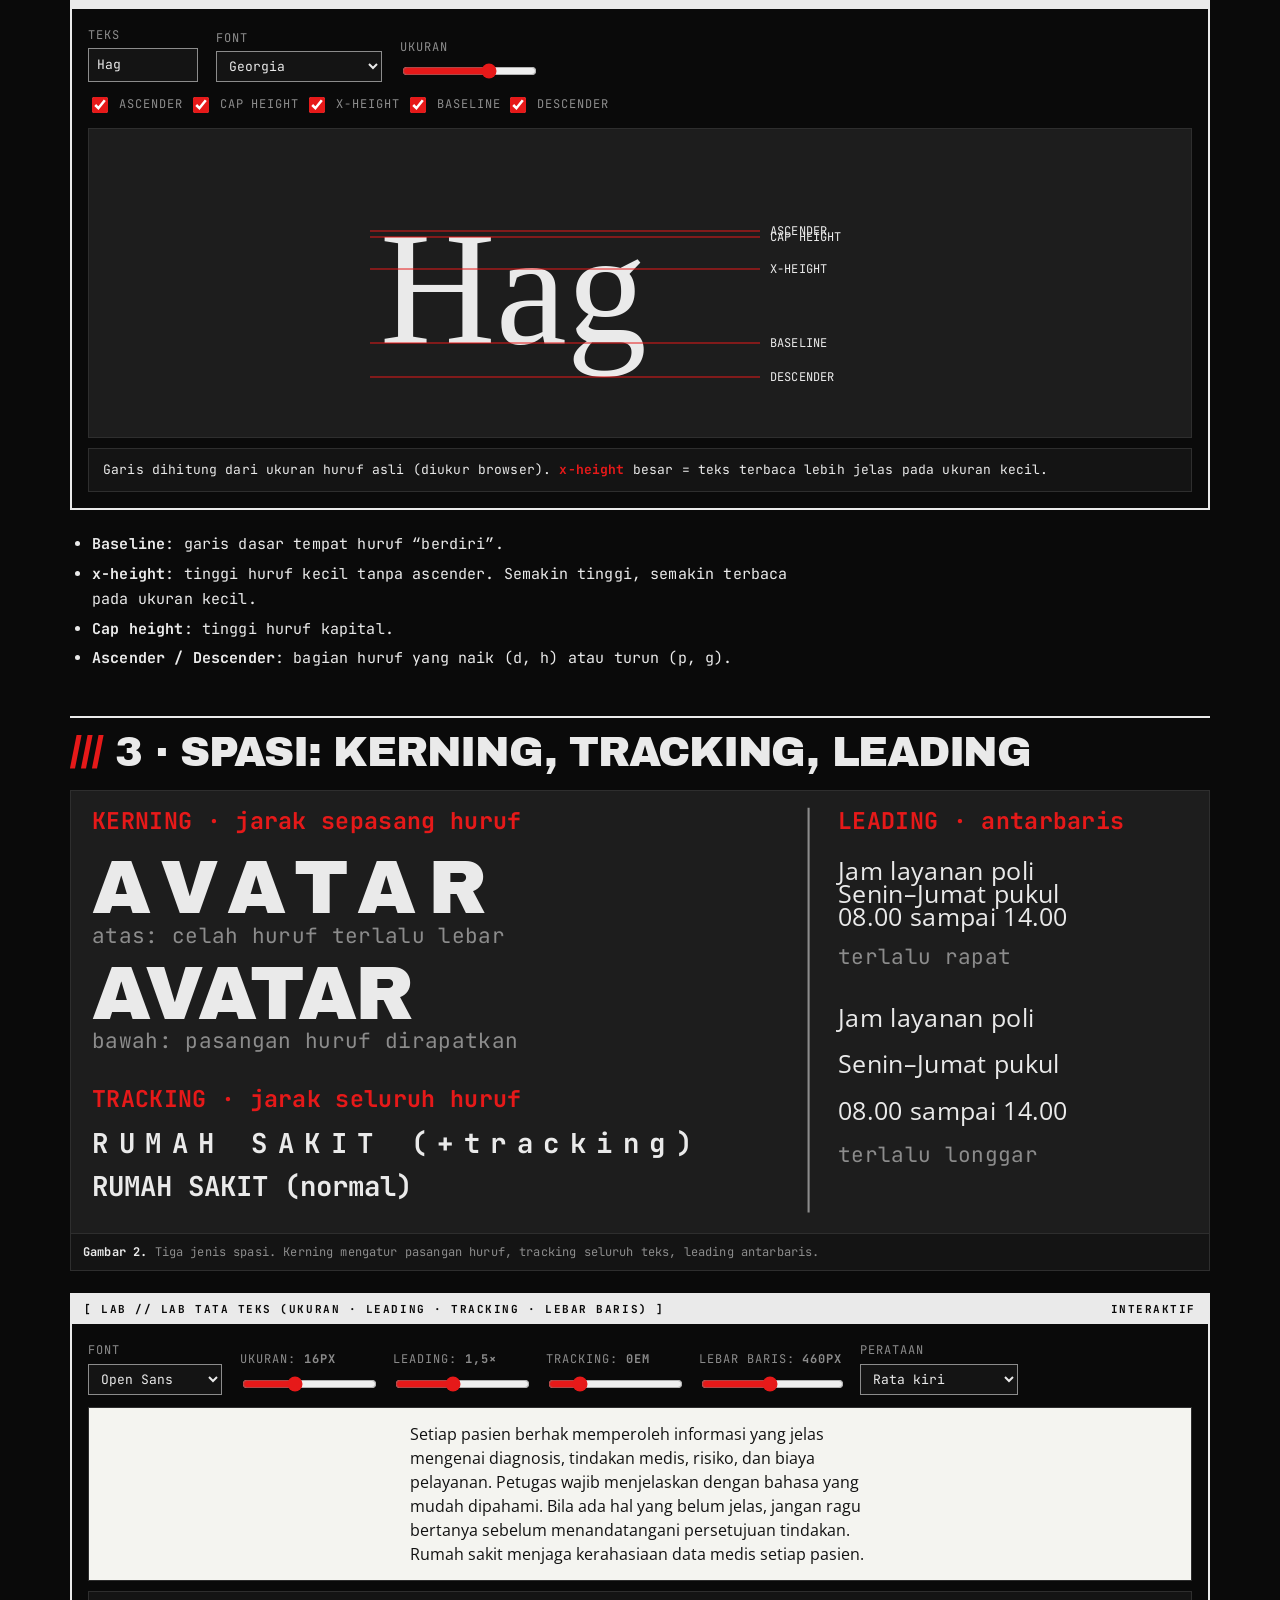
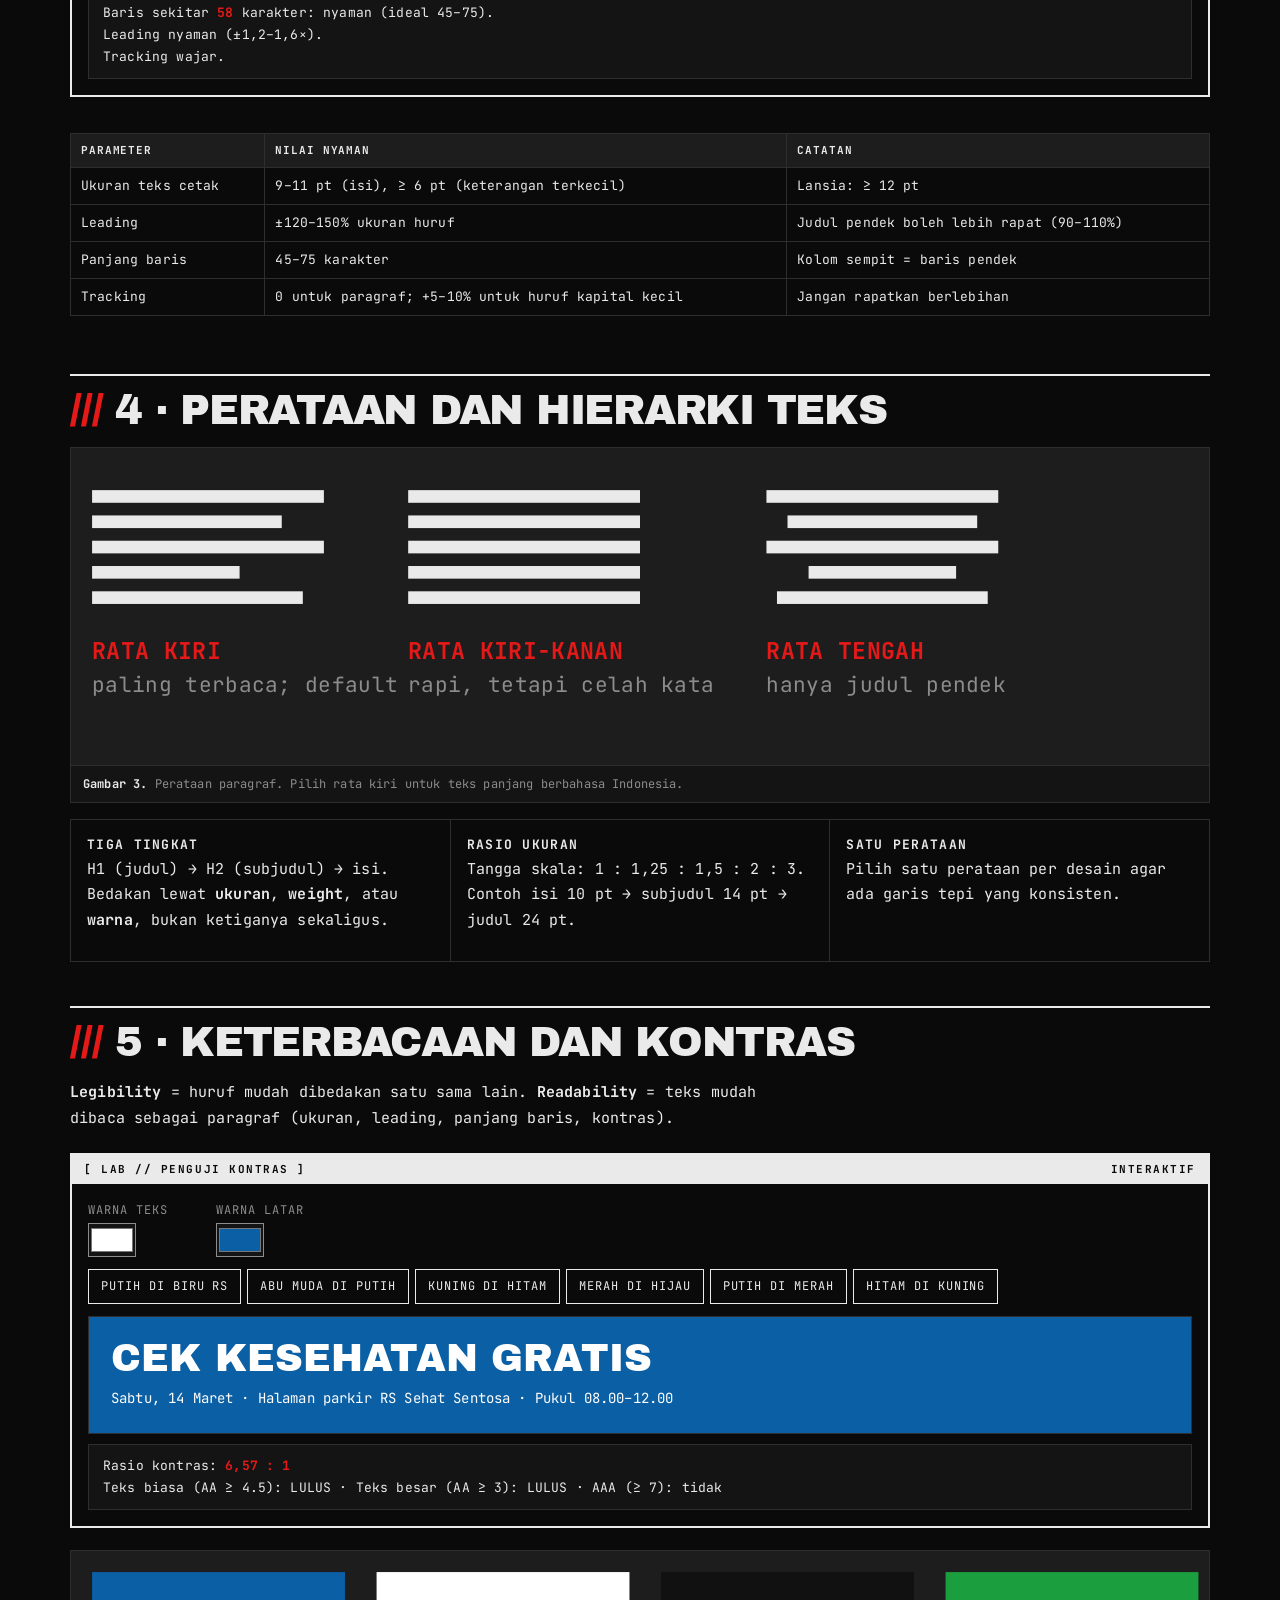
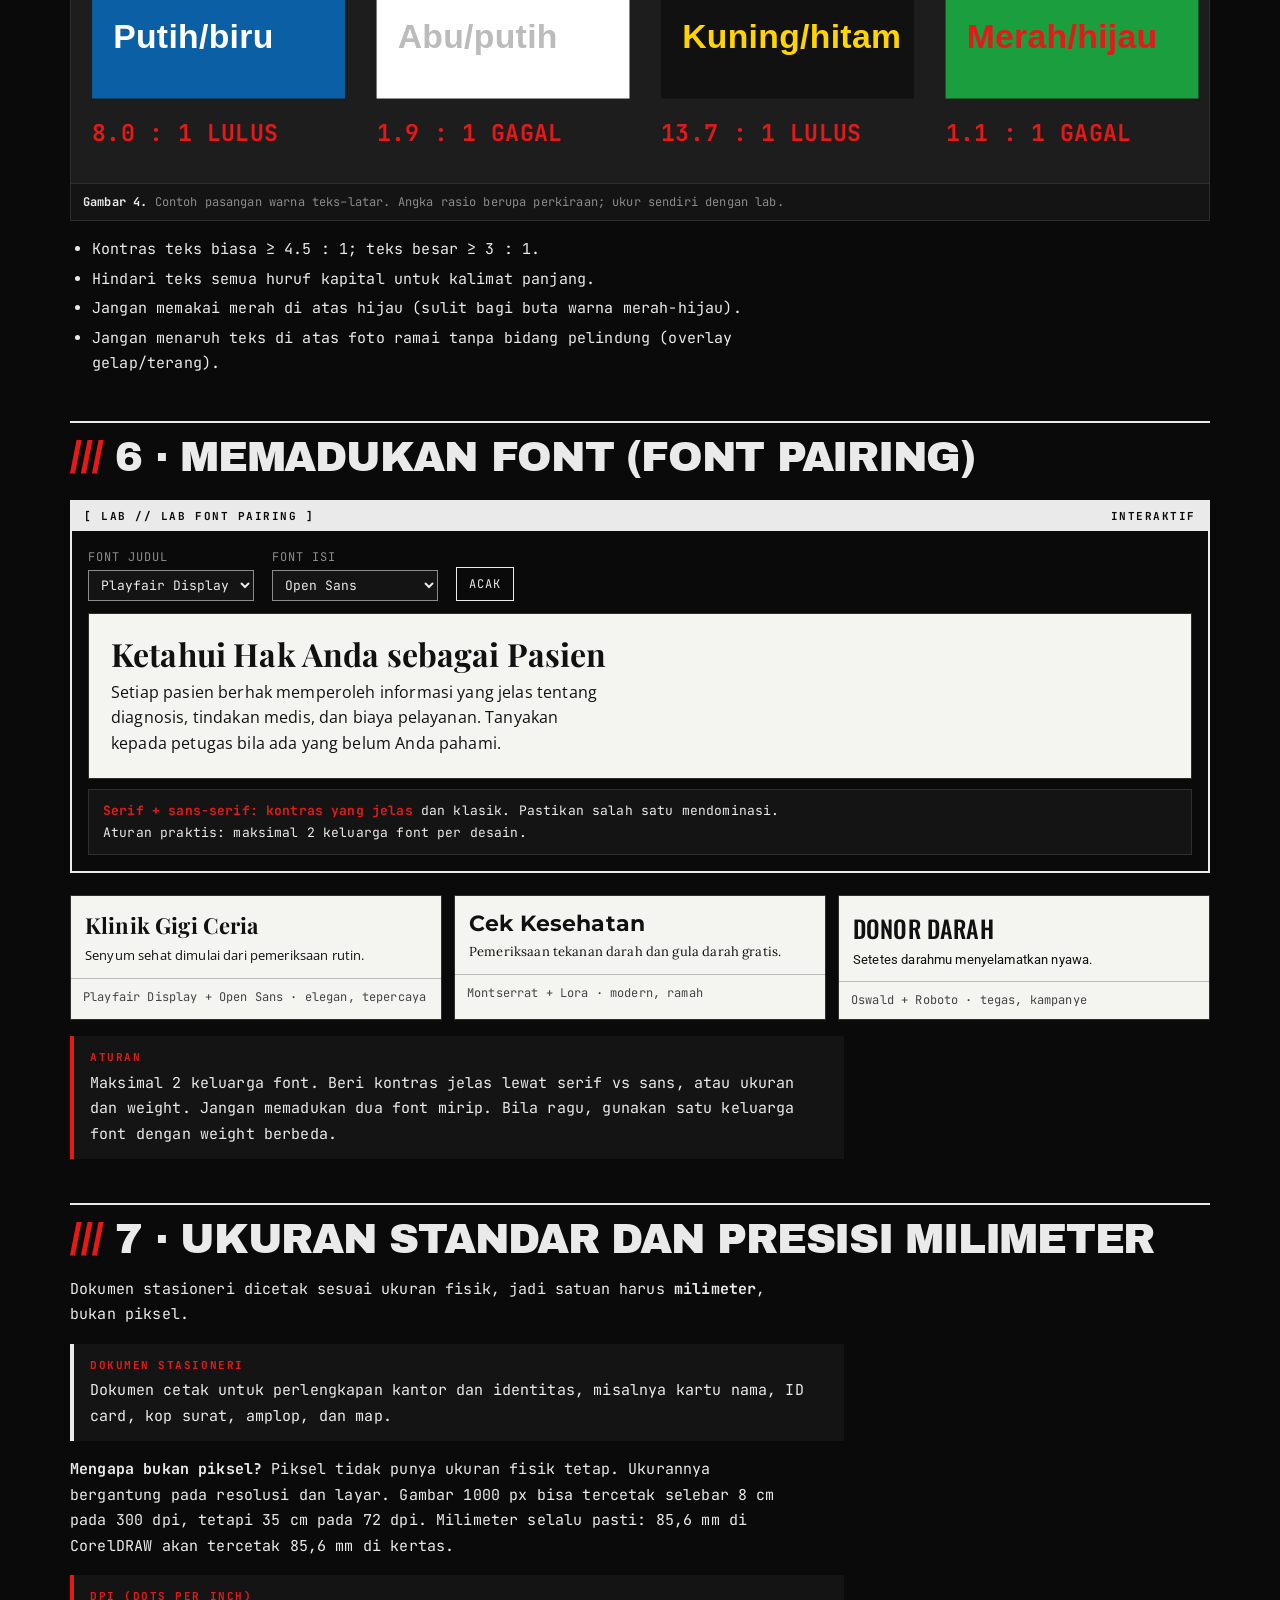
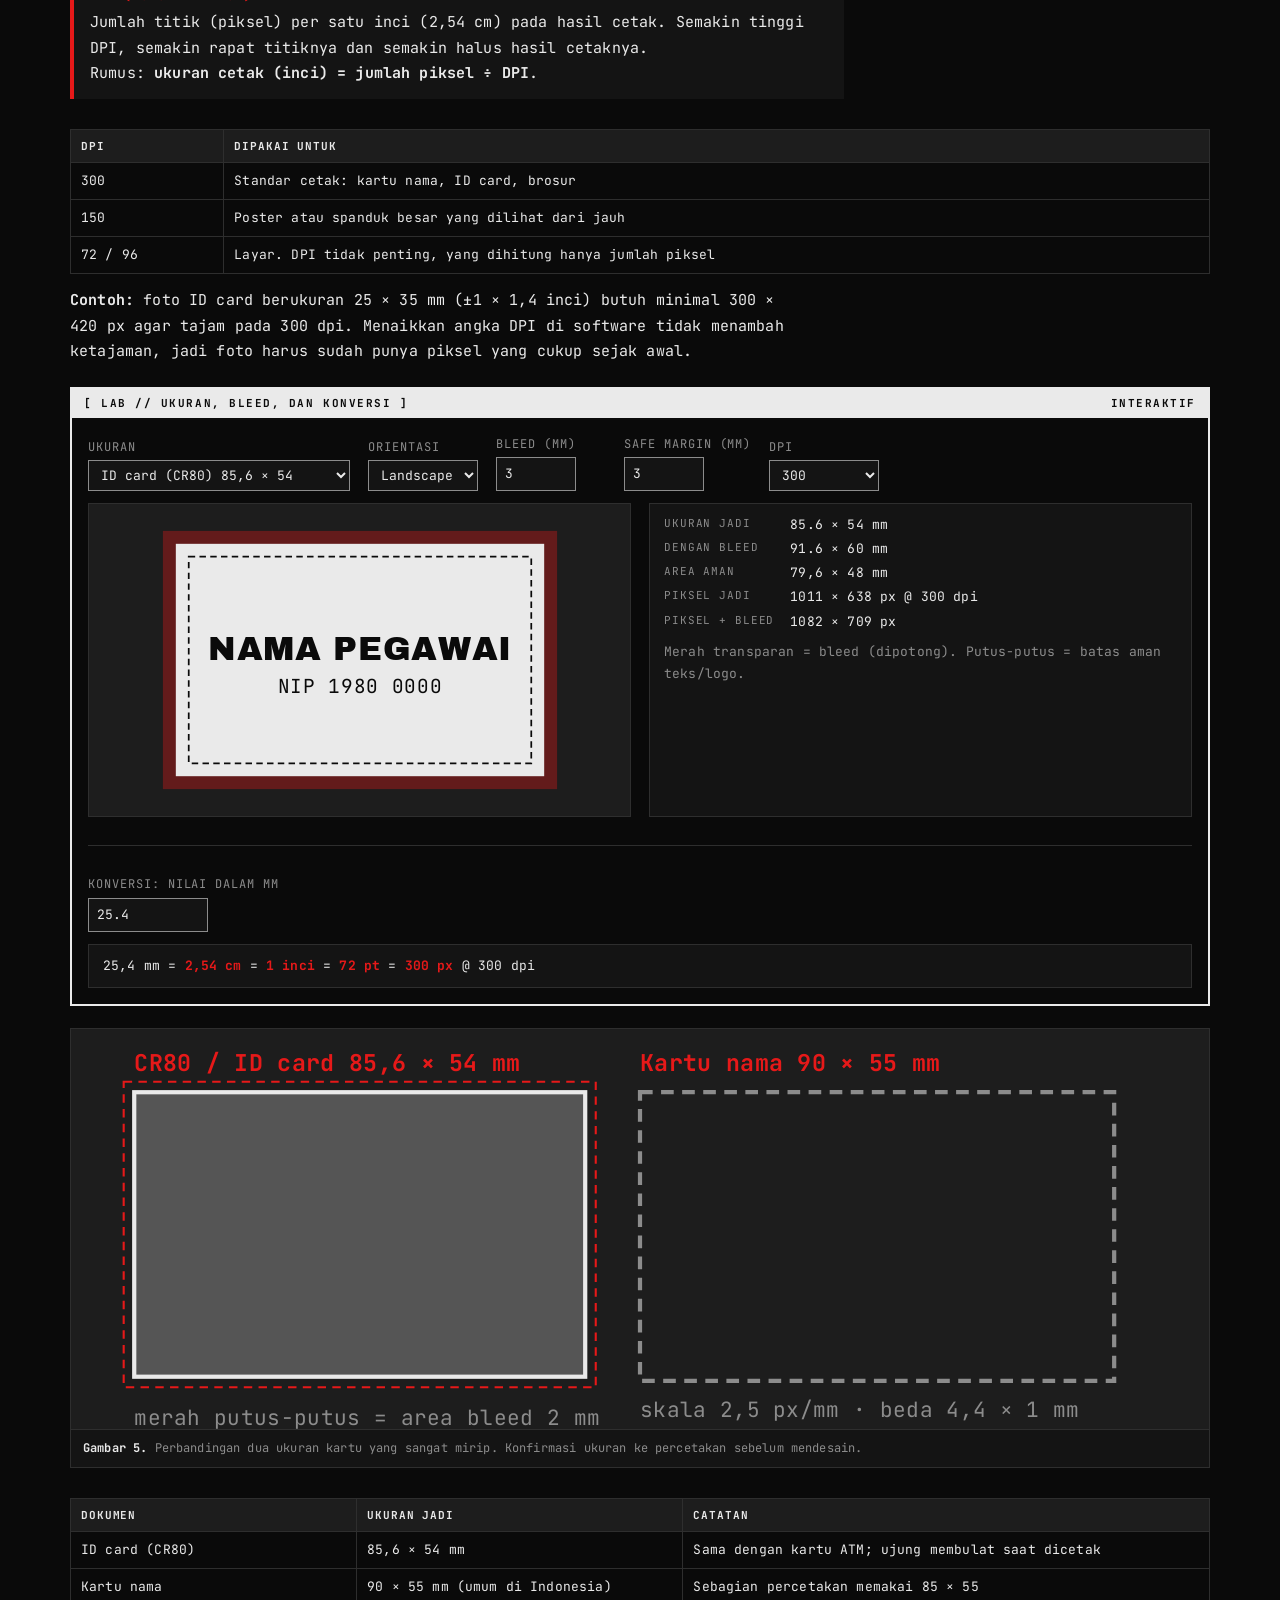
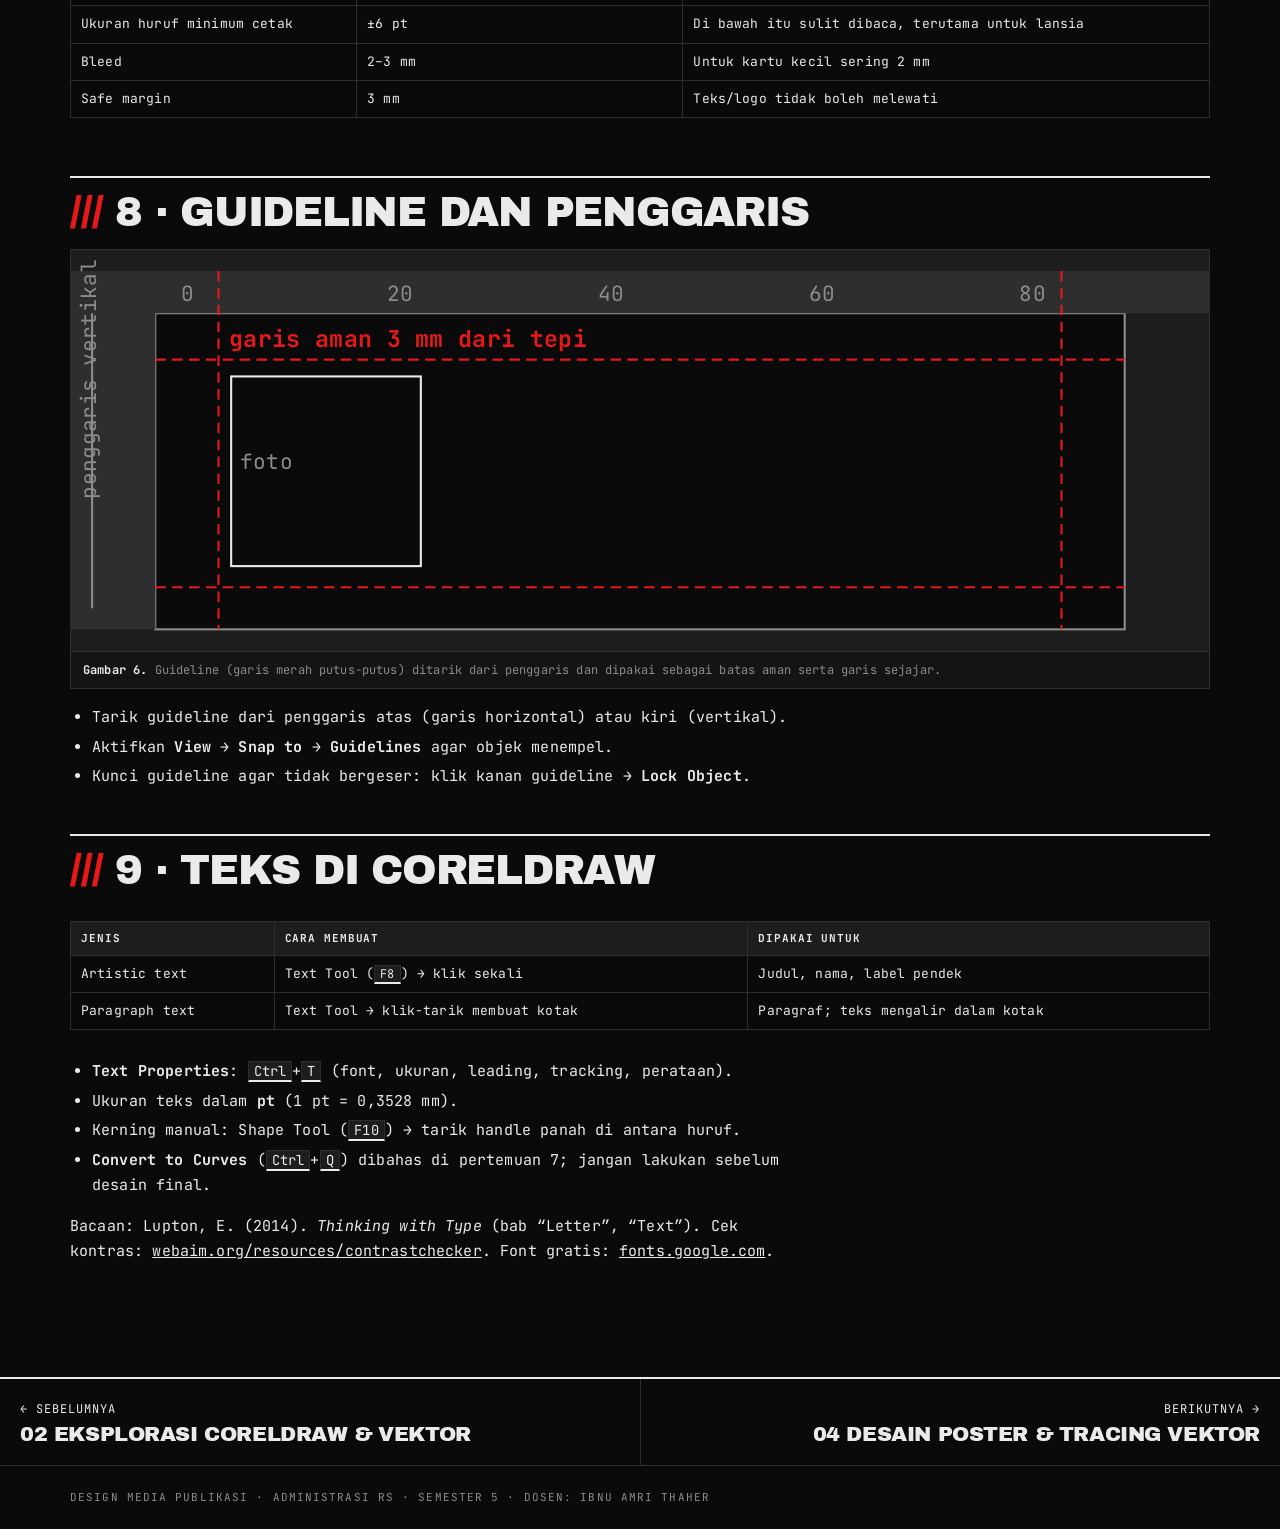
<file: pertemuan-03.html>
<!doctype html>
<html lang="id">
<head>
<meta charset="utf-8">
<meta name="viewport" content="width=device-width,initial-scale=1">
<title>Pertemuan 03</title>
<link rel="stylesheet" href="assets/style.css">
<script src="assets/app.js" defer></script>
<script src="assets/widgets1.js" defer></script>
<script src="assets/widgets2.js" defer></script>
<script src="assets/widgets3.js" defer></script>
</head>
<body data-week="3" data-cpmk="1, 2" data-goal="Mampu menerapkan tipografi (klasifikasi, anatomi, spasi, kontras, font pairing) dan mengatur presisi milimeter pada dokumen stasioneri: ID card bolak-balik dan kartu nama.">
<main>

<section data-tab="Teori">
  <h2>1 · Klasifikasi font</h2>
  <div class="figs">
    <figure class="fig" style="background:#f4f4f0;color:#111"><div style="padding:14px"><div style="font:700 56px/1 'Lora',serif">Rg</div><p style="font-family:'Lora';margin:6px 0 0;font-size:13px">Kait di ujung huruf. Formal, klasik, tepercaya. Bagus untuk teks panjang cetak.</p></div><figcaption><b>Serif</b> · Lora, Merriweather, Times</figcaption></figure>
    <figure class="fig" style="background:#f4f4f0;color:#111"><div style="padding:14px"><div style="font:700 56px/1 'Montserrat',sans-serif">Rg</div><p style="font-family:'Montserrat';margin:6px 0 0;font-size:13px">Tanpa kait. Bersih, modern, terbaca baik di layar.</p></div><figcaption><b>Sans-serif</b> · Montserrat, Open Sans, Arial</figcaption></figure>
    <figure class="fig" style="background:#f4f4f0;color:#111"><div style="padding:14px"><div style="font:700 56px/1 'Playfair Display',serif">Rg</div><p style="font-family:'Playfair Display';margin:6px 0 0;font-size:13px">Karakter kuat untuk judul besar, bukan paragraf.</p></div><figcaption><b>Display</b> · Playfair, Oswald</figcaption></figure>
    <figure class="fig" style="background:#f4f4f0;color:#111"><div style="padding:14px"><div style="font:700 56px/1 'JetBrains Mono',monospace">Rg</div><p style="font-family:'JetBrains Mono';margin:6px 0 0;font-size:13px">Lebar huruf sama. Teknis, cocok untuk angka.</p></div><figcaption><b>Monospace</b> · JetBrains Mono, Courier</figcaption></figure>
  </div>
  <div class="callout w"><b class="t">Script / tulisan tangan</b>Menyerupai tulisan tangan, cocok untuk nama brand yang personal. Hindari untuk informasi medis, paragraf, dan huruf kapital semua karena sulit dibaca.</div>
  <figure class="fig"><svg viewBox="0 0 540 170">
    <text x="30" y="120" style="font:400 120px Georgia,'Times New Roman',serif;fill:#EAEAEA">R</text>
    <text x="230" y="120" style="font:400 120px Arial,Helvetica,sans-serif;fill:#EAEAEA">R</text>
    <circle cx="48" cy="118" r="14" class="sr" stroke-width="2"/><circle cx="106" cy="118" r="14" class="sr" stroke-width="2"/>
    <text x="30" y="150" class="tr">SERIF = kait di ujung batang</text><text x="230" y="150" class="tr">SANS = ujung polos</text>
    <path d="M330 40l-50 20M330 40h0" class="sd"/>
    <text x="340" y="50" class="tm">sans serif lebih ramping</text><text x="340" y="66" class="tm">dan netral</text>
  </svg><figcaption><b>Gambar 1.</b> Perbedaan serif dan sans-serif pada huruf R.</figcaption></figure>

  <h2>2 · Anatomi huruf</h2>
  <p>Mengenali bagian huruf membantu memilih font yang terbaca. Ubah font dan lihat bagaimana garis-garis ukurannya bergeser.</p>
  <div class="widget" data-w="anatomy" data-title="ANATOMI HURUF"></div>
  <ul><li><b>Baseline</b>: garis dasar tempat huruf “berdiri”.</li><li><b>x-height</b>: tinggi huruf kecil tanpa ascender. Semakin tinggi, semakin terbaca pada ukuran kecil.</li><li><b>Cap height</b>: tinggi huruf kapital.</li><li><b>Ascender / Descender</b>: bagian huruf yang naik (d, h) atau turun (p, g).</li></ul>

  <h2>3 · Spasi: kerning, tracking, leading</h2>
  <figure class="fig"><svg viewBox="0 0 540 210">
    <text x="10" y="18" class="tr">KERNING · jarak sepasang huruf</text>
    <text x="10" y="58" style="font:400 36px 'Archivo Black',Impact,sans-serif;fill:#EAEAEA;letter-spacing:6px">AVATAR</text>
    <text x="10" y="72" class="tm">atas: celah huruf terlalu lebar</text>
    <text x="10" y="108" style="font:400 36px 'Archivo Black',Impact,sans-serif;fill:#EAEAEA;letter-spacing:-1px">AVATAR</text>
    <text x="10" y="122" class="tm">bawah: pasangan huruf dirapatkan</text>
    <text x="10" y="150" class="tr">TRACKING · jarak seluruh huruf</text>
    <text x="10" y="172" style="font:700 13px 'JetBrains Mono',monospace;fill:#EAEAEA;letter-spacing:5px">RUMAH SAKIT (+tracking)</text>
    <text x="10" y="192" style="font:700 13px 'JetBrains Mono',monospace;fill:#EAEAEA;letter-spacing:0">RUMAH SAKIT (normal)</text>
    <line x1="350" y1="8" x2="350" y2="200" class="sd"/>
    <text x="364" y="18" class="tr">LEADING · antarbaris</text>
    <g style="font:12px 'Open Sans',sans-serif;fill:#EAEAEA"><text x="364" y="42">Jam layanan poli</text><text x="364" y="53">Senin–Jumat pukul</text><text x="364" y="64">08.00 sampai 14.00</text>
    <text x="364" y="112">Jam layanan poli</text><text x="364" y="134">Senin–Jumat pukul</text><text x="364" y="156">08.00 sampai 14.00</text></g>
    <text x="364" y="82" class="tm">terlalu rapat</text><text x="364" y="176" class="tm">terlalu longgar</text>
  </svg><figcaption><b>Gambar 2.</b> Tiga jenis spasi. Kerning mengatur pasangan huruf, tracking seluruh teks, leading antarbaris.</figcaption></figure>
  <div class="widget" data-w="typesetter" data-title="LAB TATA TEKS (UKURAN · LEADING · TRACKING · LEBAR BARIS)"></div>
  <div class="tscroll"><table>
    <tr><th>Parameter</th><th>Nilai nyaman</th><th>Catatan</th></tr>
    <tr><td>Ukuran teks cetak</td><td>9–11 pt (isi), ≥ 6 pt (keterangan terkecil)</td><td>Lansia: ≥ 12 pt</td></tr>
    <tr><td>Leading</td><td>±120–150% ukuran huruf</td><td>Judul pendek boleh lebih rapat (90–110%)</td></tr>
    <tr><td>Panjang baris</td><td>45–75 karakter</td><td>Kolom sempit = baris pendek</td></tr>
    <tr><td>Tracking</td><td>0 untuk paragraf; +5–10% untuk huruf kapital kecil</td><td>Jangan rapatkan berlebihan</td></tr>
  </table></div>

  <h2>4 · Perataan dan hierarki teks</h2>
  <figure class="fig"><svg viewBox="0 0 540 150">
    <g class="fg"><rect x="10" y="20" width="110" height="6"/><rect x="10" y="32" width="90" height="6"/><rect x="10" y="44" width="110" height="6"/><rect x="10" y="56" width="70" height="6"/><rect x="10" y="68" width="100" height="6"/></g><text x="10" y="100" class="tr">RATA KIRI</text><text x="10" y="116" class="tm">paling terbaca; default</text>
    <g class="fg"><rect x="160" y="20" width="110" height="6"/><rect x="160" y="32" width="110" height="6"/><rect x="160" y="44" width="110" height="6"/><rect x="160" y="56" width="110" height="6"/><rect x="160" y="68" width="110" height="6"/></g><text x="160" y="100" class="tr">RATA KIRI-KANAN</text><text x="160" y="116" class="tm">rapi, tetapi celah kata</text>
    <g class="fg"><rect x="330" y="20" width="110" height="6" transform="translate(0 0)"/><rect x="340" y="32" width="90" height="6"/><rect x="330" y="44" width="110" height="6"/><rect x="350" y="56" width="70" height="6"/><rect x="335" y="68" width="100" height="6"/></g><text x="330" y="100" class="tr">RATA TENGAH</text><text x="330" y="116" class="tm">hanya judul pendek</text>
  </svg><figcaption><b>Gambar 3.</b> Perataan paragraf. Pilih rata kiri untuk teks panjang berbahasa Indonesia.</figcaption></figure>
  <div class="grid">
    <div><h4>Tiga tingkat</h4><p>H1 (judul) → H2 (subjudul) → isi. Bedakan lewat <b>ukuran</b>, <b>weight</b>, atau <b>warna</b>, bukan ketiganya sekaligus.</p></div>
    <div><h4>Rasio ukuran</h4><p>Tangga skala: 1 : 1,25 : 1,5 : 2 : 3. Contoh isi 10 pt → subjudul 14 pt → judul 24 pt.</p></div>
    <div><h4>Satu perataan</h4><p>Pilih satu perataan per desain agar ada garis tepi yang konsisten.</p></div>
  </div>

  <h2>5 · Keterbacaan dan kontras</h2>
  <p><b>Legibility</b> = huruf mudah dibedakan satu sama lain. <b>Readability</b> = teks mudah dibaca sebagai paragraf (ukuran, leading, panjang baris, kontras).</p>
  <div class="widget" data-w="contrast" data-title="PENGUJI KONTRAS"></div>
  <figure class="fig"><svg viewBox="0 0 540 110">
    <rect x="10" y="10" width="120" height="60" style="fill:#0B5FA5"/><text x="20" y="46" style="font:700 16px sans-serif;fill:#fff">Putih/biru</text><text x="10" y="90" class="tr">8.0 : 1 LULUS</text>
    <rect x="145" y="10" width="120" height="60" style="fill:#fff"/><text x="155" y="46" style="font:700 16px sans-serif;fill:#bbb">Abu/putih</text><text x="145" y="90" class="tr">1.9 : 1 GAGAL</text>
    <rect x="280" y="10" width="120" height="60" style="fill:#111"/><text x="290" y="46" style="font:700 16px sans-serif;fill:#FFD400">Kuning/hitam</text><text x="280" y="90" class="tr">13.7 : 1 LULUS</text>
    <rect x="415" y="10" width="120" height="60" style="fill:#1B9E3E"/><text x="425" y="46" style="font:700 16px sans-serif;fill:#E61919">Merah/hijau</text><text x="415" y="90" class="tr">1.1 : 1 GAGAL</text>
  </svg><figcaption><b>Gambar 4.</b> Contoh pasangan warna teks–latar. Angka rasio berupa perkiraan; ukur sendiri dengan lab.</figcaption></figure>
  <ul><li>Kontras teks biasa ≥ 4.5 : 1; teks besar ≥ 3 : 1.</li><li>Hindari teks semua huruf kapital untuk kalimat panjang.</li><li>Jangan memakai merah di atas hijau (sulit bagi buta warna merah-hijau).</li><li>Jangan menaruh teks di atas foto ramai tanpa bidang pelindung (overlay gelap/terang).</li></ul>

  <h2>6 · Memadukan font (font pairing)</h2>
  <div class="widget" data-w="pairing" data-title="LAB FONT PAIRING"></div>
  <div class="figs">
    <figure class="fig" style="background:#f4f4f0;color:#111"><div style="padding:14px"><div style="font:700 22px 'Playfair Display',serif">Klinik Gigi Ceria</div><p style="font:13px 'Open Sans',sans-serif;margin:6px 0 0">Senyum sehat dimulai dari pemeriksaan rutin.</p></div><figcaption>Playfair Display + Open Sans · elegan, tepercaya</figcaption></figure>
    <figure class="fig" style="background:#f4f4f0;color:#111"><div style="padding:14px"><div style="font:700 22px 'Montserrat',sans-serif">Cek Kesehatan</div><p style="font:13px 'Lora',serif;margin:6px 0 0">Pemeriksaan tekanan darah dan gula darah gratis.</p></div><figcaption>Montserrat + Lora · modern, ramah</figcaption></figure>
    <figure class="fig" style="background:#f4f4f0;color:#111"><div style="padding:14px"><div style="font:500 24px 'Oswald',sans-serif;text-transform:uppercase">Donor Darah</div><p style="font:13px 'Roboto',sans-serif;margin:6px 0 0">Setetes darahmu menyelamatkan nyawa.</p></div><figcaption>Oswald + Roboto · tegas, kampanye</figcaption></figure>
  </div>
  <div class="callout"><b class="t">Aturan</b>Maksimal 2 keluarga font. Beri kontras jelas lewat serif vs sans, atau ukuran dan weight. Jangan memadukan dua font mirip. Bila ragu, gunakan satu keluarga font dengan weight berbeda.</div>

  <h2>7 · Ukuran standar dan presisi milimeter</h2>
  <p>Dokumen stasioneri dicetak sesuai ukuran fisik, jadi satuan harus <b>milimeter</b>, bukan piksel.</p>
  <div class="callout w"><b class="t">Dokumen stasioneri</b>Dokumen cetak untuk perlengkapan kantor dan identitas, misalnya kartu nama, ID card, kop surat, amplop, dan map.</div>
  <p><b>Mengapa bukan piksel?</b> Piksel tidak punya ukuran fisik tetap. Ukurannya bergantung pada resolusi dan layar. Gambar 1000 px bisa tercetak selebar 8 cm pada 300 dpi, tetapi 35 cm pada 72 dpi. Milimeter selalu pasti: 85,6 mm di CorelDRAW akan tercetak 85,6 mm di kertas.</p>
  <div class="callout"><b class="t">DPI (dots per inch)</b>Jumlah titik (piksel) per satu inci (2,54 cm) pada hasil cetak. Semakin tinggi DPI, semakin rapat titiknya dan semakin halus hasil cetaknya.<br>Rumus: <b>ukuran cetak (inci) = jumlah piksel ÷ DPI</b>.</div>
  <div class="tscroll"><table>
    <tr><th>DPI</th><th>Dipakai untuk</th></tr>
    <tr><td>300</td><td>Standar cetak: kartu nama, ID card, brosur</td></tr>
    <tr><td>150</td><td>Poster atau spanduk besar yang dilihat dari jauh</td></tr>
    <tr><td>72 / 96</td><td>Layar. DPI tidak penting, yang dihitung hanya jumlah piksel</td></tr>
  </table></div>
  <p><b>Contoh:</b> foto ID card berukuran 25 × 35 mm (±1 × 1,4 inci) butuh minimal 300 × 420 px agar tajam pada 300 dpi. Menaikkan angka DPI di software tidak menambah ketajaman, jadi foto harus sudah punya piksel yang cukup sejak awal.</p>
  <div class="widget" data-w="mm" data-title="UKURAN, BLEED, DAN KONVERSI"></div>
  <figure class="fig"><svg viewBox="0 0 540 190">
    <rect x="30" y="30" width="214" height="135" style="fill:#555;stroke:#EAEAEA" stroke-width="2"/>
    <rect x="25" y="25" width="224" height="145" class="sr" stroke-dasharray="4 3"/>
    <text x="30" y="20" class="tr">CR80 / ID card 85,6 × 54 mm</text>
    <rect x="270" y="30" width="225" height="137" style="fill:none;stroke:#8C8C8C" stroke-dasharray="6 4" stroke-width="2"/>
    <text x="270" y="20" class="tr">Kartu nama 90 × 55 mm</text>
    <text x="270" y="184" class="tm">skala 2,5 px/mm · beda 4,4 × 1 mm</text>
    <text x="30" y="188" class="tm">merah putus-putus = area bleed 2 mm</text>
  </svg><figcaption><b>Gambar 5.</b> Perbandingan dua ukuran kartu yang sangat mirip. Konfirmasi ukuran ke percetakan sebelum mendesain.</figcaption></figure>
  <div class="tscroll"><table>
    <tr><th>Dokumen</th><th>Ukuran jadi</th><th>Catatan</th></tr>
    <tr><td>ID card (CR80)</td><td>85,6 × 54 mm</td><td>Sama dengan kartu ATM; ujung membulat saat dicetak</td></tr>
    <tr><td>Kartu nama</td><td>90 × 55 mm (umum di Indonesia)</td><td>Sebagian percetakan memakai 85 × 55</td></tr>
    <tr><td>Ukuran huruf minimum cetak</td><td>±6 pt</td><td>Di bawah itu sulit dibaca, terutama untuk lansia</td></tr>
    <tr><td>Bleed</td><td>2–3 mm</td><td>Untuk kartu kecil sering 2 mm</td></tr>
    <tr><td>Safe margin</td><td>3 mm</td><td>Teks/logo tidak boleh melewati</td></tr>
  </table></div>

  <h2>8 · Guideline dan penggaris</h2>
  <figure class="fig"><svg viewBox="0 0 540 190">
    <rect x="40" y="30" width="460" height="150" class="bk" style="stroke:#8C8C8C"/>
    <rect x="0" y="10" width="540" height="20" class="ln"/><rect x="0" y="10" width="40" height="170" class="ln"/>
    <g class="tm"><text x="52" y="24">0</text><text x="150" y="24">20</text><text x="250" y="24">40</text><text x="350" y="24">60</text><text x="450" y="24">80</text></g>
    <line x1="70" y1="10" x2="70" y2="180" class="sr" stroke-dasharray="5 3"/><line x1="470" y1="10" x2="470" y2="180" class="sr" stroke-dasharray="5 3"/>
    <line x1="40" y1="52" x2="500" y2="52" class="sr" stroke-dasharray="5 3"/><line x1="40" y1="160" x2="500" y2="160" class="sr" stroke-dasharray="5 3"/>
    <rect x="76" y="60" width="90" height="90" class="sk"/><text x="80" y="104" class="tm">foto</text>
    <text x="75" y="46" class="tr">garis aman 3 mm dari tepi</text>
    <path d="M10 30v140" class="sd"/><text x="2" y="108" class="tm" transform="rotate(-90 12 108)">penggaris vertikal</text>
  </svg><figcaption><b>Gambar 6.</b> Guideline (garis merah putus-putus) ditarik dari penggaris dan dipakai sebagai batas aman serta garis sejajar.</figcaption></figure>
  <ul><li>Tarik guideline dari penggaris atas (garis horizontal) atau kiri (vertikal).</li><li>Aktifkan <b>View → Snap to → Guidelines</b> agar objek menempel.</li><li>Kunci guideline agar tidak bergeser: klik kanan guideline → <b>Lock Object</b>.</li></ul>

  <h2>9 · Teks di CorelDRAW</h2>
  <div class="tscroll"><table>
    <tr><th>Jenis</th><th>Cara membuat</th><th>Dipakai untuk</th></tr>
    <tr><td>Artistic text</td><td>Text Tool (<kbd>F8</kbd>) → klik sekali</td><td>Judul, nama, label pendek</td></tr>
    <tr><td>Paragraph text</td><td>Text Tool → klik-tarik membuat kotak</td><td>Paragraf; teks mengalir dalam kotak</td></tr>
  </table></div>
  <ul><li><b>Text Properties</b>: <kbd>Ctrl</kbd>+<kbd>T</kbd> (font, ukuran, leading, tracking, perataan).</li><li>Ukuran teks dalam <b>pt</b> (1 pt = 0,3528 mm).</li><li>Kerning manual: Shape Tool (<kbd>F10</kbd>) → tarik handle panah di antara huruf.</li><li><b>Convert to Curves</b> (<kbd>Ctrl</kbd>+<kbd>Q</kbd>) dibahas di pertemuan 7; jangan lakukan sebelum desain final.</li></ul>
  <p class="refs">Bacaan: Lupton, E. (2014). <i>Thinking with Type</i> (bab “Letter”, “Text”). Cek kontras: <a href="https://webaim.org/resources/contrastchecker/" target="_blank" rel="noopener">webaim.org/resources/contrastchecker</a>. Font gratis: <a href="https://fonts.google.com" target="_blank" rel="noopener">fonts.google.com</a>.</p>
</section>

<section data-tab="Praktikum">
  <h2>Target hasil</h2>
  <figure class="fig"><svg viewBox="0 0 640 230">
    <g transform="translate(20 28)">
      <rect x="-9" y="-9" width="275" height="180" class="sr" stroke-dasharray="5 3"/><text x="-9" y="-14" class="tr">DEPAN · 85,6 × 54 mm (skala 3 px/mm)</text>
      <rect x="0" y="0" width="257" height="162" style="fill:#0B5FA5"/>
      <rect x="9" y="9" width="239" height="144" class="sd" stroke-dasharray="4 3"/>
      <rect x="18" y="30" width="66" height="84" style="fill:#EAEAEA"/><text x="51" y="70" text-anchor="middle" style="font:10px monospace;fill:#0A0A0A">FOTO</text><text x="51" y="84" text-anchor="middle" style="font:9px monospace;fill:#0A0A0A">22×28 mm</text>
      <text x="98" y="48" style="font:700 13px Montserrat,sans-serif;fill:#fff">NAMA PEGAWAI</text><text x="98" y="66" style="font:11px 'Open Sans',sans-serif;fill:#fff">Perawat Pelaksana</text><text x="98" y="86" style="font:10px 'JetBrains Mono',monospace;fill:#fff">NIP 1990 0000 0001</text>
      <path d="M205 22h14v10h10v14h-10v10h-14V46h-10V32h10z" style="fill:#fff" transform="translate(0 78)"/>
      <text x="98" y="140" style="font:9px monospace;fill:#cde">RS SEHAT SENTOSA</text>
    </g>
    <g transform="translate(335 28)">
      <rect x="-9" y="-9" width="275" height="180" class="sr" stroke-dasharray="5 3"/><text x="-9" y="-14" class="tr">BELAKANG</text>
      <rect x="0" y="0" width="257" height="162" style="fill:#EAEAEA"/>
      <rect x="9" y="9" width="239" height="144" style="fill:none;stroke:#999;stroke-dasharray:4 3"/>
      <text x="18" y="34" style="font:9px 'Open Sans',sans-serif;fill:#111">Kartu ini milik RS Sehat Sentosa.</text><text x="18" y="48" style="font:9px 'Open Sans',sans-serif;fill:#111">Bila ditemukan hubungi (021) 000-000.</text>
      <rect x="18" y="62" width="120" height="36" style="fill:#111"/><text x="78" y="84" text-anchor="middle" style="font:10px monospace;fill:#fff">BARCODE 40×12</text>
      <rect x="18" y="116" width="90" height="24" class="sd" style="fill:none;stroke:#555"/><text x="63" y="131" text-anchor="middle" style="font:8px monospace;fill:#555">tanda tangan 30×8 mm</text>
    </g>
  </svg><figcaption><b>Gambar 7.</b> Rancangan ID card. Garis merah putus-putus = bleed; garis abu putus-putus = batas aman 3 mm.</figcaption></figure>

  <h2>A · Set-up halaman</h2>
  <ol class="steps">
    <li><kbd>Ctrl</kbd>+<kbd>N</kbd>. Pilih CMYK, mm, 300 dpi.</li>
    <li>Atur ukuran halaman <b>85.6 × 54 mm</b> (landscape) lewat Property Bar atau <b>Layout → Page Setup</b>.</li>
    <li>Di <b>Layout → Page Setup → Page Size</b> isi <b>Bleed = 3 mm</b> dan centang <i>Show bleed area</i>.</li>
    <li>Tambah halaman kedua: <b>Layout → Insert Page</b> (atau tanda + di tab halaman bawah). Pastikan ukurannya sama.</li>
    <li>Beri nama halaman: klik kanan tab → Rename → <code>Depan</code>, <code>Belakang</code>.</li>
  </ol>
  <div class="callout w"><b class="t">Checkpoint A</b>Garis bleed terlihat mengelilingi halaman; dua tab halaman bernama Depan dan Belakang.</div>

  <h2>B · Guideline presisi</h2>
  <ol class="steps">
    <li>Tampilkan penggaris (<b>View → Rulers</b>), lalu tarik guideline dari penggaris.</li>
    <li>Atur posisi tepat: pilih guideline lalu buka <b>Object Properties</b> (<kbd>Alt</kbd>+<kbd>Enter</kbd>) atau ketik posisi di Property Bar bila tersedia. Buat guideline vertikal di <b>3 mm</b> dan <b>82.6 mm</b>, horizontal di <b>3 mm</b> dan <b>51 mm</b>.</li>
    <li>Aktifkan <b>View → Snap to → Guidelines</b>.</li>
    <li>Kunci guideline agar tidak tergeser.</li>
  </ol>

  <h2>C · Sisi depan</h2>
  <ol class="steps">
    <li>Latar: persegi panjang <b>92.6 × 60 mm</b> (menutup bleed), posisi tengah (<kbd>P</kbd>), warna biru RS C100 M60 Y0 K0. Kunci: klik kanan → <b>Lock Object</b>.</li>
    <li>Kotak foto <b>22 × 28 mm</b> di kiri dalam guideline. Beri outline putih 0,5 pt.</li>
    <li>Teks nama (<kbd>F8</kbd>): font judul <b>Montserrat Bold 10 pt</b>, putih. Jabatan: <b>Open Sans 7 pt</b>.</li>
    <li>Nomor pegawai pakai font monospace 6,5 pt supaya angka rapi.</li>
    <li>Logo RS (hasil latihan minggu 2) di kanan atas, tinggi 10 mm.</li>
    <li>Cek kontras teks putih di atas biru ≥ 4.5 : 1 (lab penguji kontras di tab Teori).</li>
  </ol>
  <div class="callout w"><b class="t">Checkpoint C</b>Semua elemen di dalam garis aman; hierarki nama &gt; jabatan &gt; NIP terlihat jelas pada tampilan zoom-out.</div>

  <h2>D · Sisi belakang</h2>
  <ol class="steps">
    <li>Salin latar dari depan (<kbd>Ctrl</kbd>+<kbd>C</kbd>, pindah halaman, <kbd>Ctrl</kbd>+<kbd>Shift</kbd>+<kbd>V</kbd> atau Paste) dan ubah warna jadi putih/abu muda; pusatkan dengan <kbd>P</kbd>.</li>
    <li>Kotak barcode 40 × 12 mm dan teks “Kartu ini milik RS … Bila ditemukan hubungi …” minimal 6 pt.</li>
    <li>Kolom tanda tangan 30 × 8 mm. Beri garis tipis 0,25 pt.</li>
  </ol>

  <h2>E · Cek akurasi</h2>
  <ol class="steps">
    <li>Pilih tiap elemen penting, baca W/H/X/Y di Property Bar, bandingkan dengan rencana.</li>
    <li>Apakah ada teks yang menyentuh guideline aman? Geser ke dalam.</li>
    <li>Zoom-out (<kbd>F4</kbd>) lalu sipitkan mata: nama terbaca paling dulu?</li>
    <li>Tidak lebih dari 2 keluarga font.</li>
  </ol>

  <h2>F · Ekspor dan kumpul</h2>
  <ol class="steps">
    <li>Simpan <code>.cdr</code>.</li>
    <li><b>File → Publish to PDF</b>; simpan <code>NIM_Nama_IDCard.pdf</code>.</li>
  </ol>
  <div class="callout"><b class="t">Tip</b>Mengetik angka di Property Bar jauh lebih presisi daripada menarik dengan mouse. Gunakan <kbd>Tab</kbd> berpindah kolom dan <kbd>Enter</kbd> mengesahkan.</div>

  <h2>Praktikum lanjutan · Kop surat A4 RS Sehat Sentosa</h2>
  <p>Studi kasus kedua memakai materi yang sama (milimeter, guideline, tipografi, kontras, font pairing) pada dokumen stasioneri lain: <b>kop surat resmi</b> yang dicetak di printer kantor. Bedanya dengan ID card: ada teks paragraf panjang, jadi leading dan panjang baris ikut dinilai.</p>
  <figure class="fig"><svg viewBox="0 0 640 400">
    <text x="20" y="18" class="tr">KOP SURAT A4 · 210 × 297 mm (skala 1,2 px/mm)</text>
    <g transform="translate(20 28)">
      <rect x="0" y="0" width="252" height="356" style="fill:#fff;stroke:#8C8C8C"/>
      <rect x="30" y="18" width="180" height="320" class="sr" stroke-dasharray="5 3"/>
      <rect x="30" y="18" width="18" height="18" style="fill:#0B5FA5"/><path d="M36 27h6M39 24v6" style="stroke:#fff;stroke-width:2"/>
      <text x="54" y="29" style="font:700 10px Montserrat,sans-serif;fill:#0B3A66">RS SEHAT SENTOSA</text>
      <text x="54" y="38" style="font:6px 'Open Sans',sans-serif;fill:#444">Jl. Contoh No. 1, Kota Contoh 12345</text>
      <text x="54" y="46" style="font:6px 'Open Sans',sans-serif;fill:#444">Telp. (021) 000-000</text>
      <line x1="30" y1="54" x2="210" y2="54" style="stroke:#0B5FA5;stroke-width:1"/>
      <g style="fill:#bbb">
        <rect x="30" y="70" width="70" height="4"/><rect x="30" y="80" width="90" height="4"/>
        <rect x="30" y="98" width="110" height="4"/>
        <rect x="30" y="114" width="180" height="3"/><rect x="30" y="122" width="180" height="3"/><rect x="30" y="130" width="180" height="3"/><rect x="30" y="138" width="180" height="3"/><rect x="30" y="146" width="120" height="3"/>
        <rect x="30" y="162" width="180" height="3"/><rect x="30" y="170" width="180" height="3"/><rect x="30" y="178" width="180" height="3"/><rect x="30" y="186" width="90" height="3"/>
        <rect x="30" y="204" width="60" height="3"/>
        <rect x="140" y="250" width="70" height="3"/><rect x="140" y="290" width="70" height="3"/>
      </g>
      <line x1="30" y1="330" x2="210" y2="330" style="stroke:#bbb;stroke-width:.5"/>
      <text x="30" y="338" style="font:5px 'Open Sans',sans-serif;fill:#444">(021) 000-000 · info@sehatsentosa.id · www.sehatsentosa.id</text>
    </g>
    <g class="tx">
      <line x1="272" y1="64" x2="320" y2="64" class="sd"/><text x="326" y="68">Kop: logo tinggi 15 mm + nama RS</text><text x="326" y="82" class="tm">Montserrat Bold 16 pt · alamat Open Sans 8 pt</text>
      <line x1="272" y1="82" x2="310" y2="112" class="sd"/><text x="326" y="116">Garis pemisah 0,5 pt di 45 mm</text>
      <line x1="272" y1="190" x2="320" y2="190" class="sd"/><text x="326" y="194">Isi surat lebar 150 mm</text><text x="326" y="208" class="tm">Open Sans 11 pt · leading ±140% · rata kiri</text><text x="326" y="222" class="tm">45–75 karakter per baris</text>
      <line x1="272" y1="352" x2="320" y2="352" class="sd"/><text x="326" y="356">Footer di 282 mm</text><text x="326" y="370" class="tm">Open Sans 7 pt · abu gelap kontras ≥ 4.5 : 1</text>
      <text x="326" y="270" class="tr">Margin: atas 15 · bawah 15</text><text x="326" y="284" class="tr">kiri 25 · kanan 35 mm</text>
      <text x="326" y="300" class="tm">garis merah putus-putus = batas margin</text>
    </g>
  </svg><figcaption><b>Gambar 8.</b> Target hasil kop surat A4. Elemen berada di dalam margin, hierarki nama RS &gt; alamat jelas, blok isi tidak melebihi 150 mm.</figcaption></figure>
  <div class="tscroll"><table>
    <tr><th>Bagian</th><th>Ukuran</th><th>Aturan</th></tr>
    <tr><td>Halaman</td><td>A4, 210 × 297 mm (portrait)</td><td>Tanpa bleed karena dicetak di printer kantor</td></tr>
    <tr><td>Margin</td><td>Atas 15, bawah 15, kiri 25, kanan 35 mm</td><td>Printer tidak bisa mencetak sampai tepi kertas</td></tr>
    <tr><td>Area kop</td><td>Tinggi 30 mm dari margin atas</td><td>Logo, nama RS, alamat, garis pemisah</td></tr>
    <tr><td>Isi surat</td><td>Lebar 150 mm</td><td>Font 11 pt, leading ±140%, rata kiri</td></tr>
    <tr><td>Footer</td><td>Tinggi 10 mm</td><td>Telepon, email, situs; font 7 pt</td></tr>
  </table></div>

  <h2>G · Set-up dan guideline</h2>
  <ol class="steps">
    <li><kbd>Ctrl</kbd>+<kbd>N</kbd>. Pilih CMYK, mm, 300 dpi, ukuran <b>A4 portrait</b>, bleed 0 mm.</li>
    <li>Buat guideline vertikal di <b>25 mm</b> dan <b>175 mm</b>, horizontal di <b>15 mm</b>, <b>45 mm</b> (batas bawah kop), dan <b>282 mm</b>.</li>
    <li>Aktifkan <b>View → Snap to → Guidelines</b>, lalu kunci semua guideline.</li>
  </ol>

  <h2>H · Kop surat</h2>
  <ol class="steps">
    <li>Tempatkan logo RS (hasil latihan minggu 2) di kiri atas pada guideline, tinggi <b>15 mm</b>.</li>
    <li>Nama RS: <b>Montserrat Bold 16 pt</b>, warna biru tua. Alamat dan telepon: <b>Open Sans 8 pt</b>, abu gelap.</li>
    <li>Garis pemisah <b>0,5 pt</b> melintang tepat di guideline 45 mm.</li>
    <li>Cek kontras warna teks terhadap putih ≥ 4.5 : 1 (lab penguji kontras di tab Teori). Catat HEX yang dipakai.</li>
  </ol>
  <div class="callout w"><b class="t">Checkpoint H</b>Logo dan teks kop sejajar guideline kiri 25 mm; hierarki nama RS &gt; alamat terlihat jelas pada zoom-out.</div>

  <h2>I · Isi surat dan footer</h2>
  <ol class="steps">
    <li>Buat <b>Paragraph text</b> (<kbd>F8</kbd>, klik-tarik) selebar <b>150 mm</b> di antara guideline 25 dan 175 mm. Isi dengan surat contoh: nomor, perihal, salam, dua paragraf, penutup.</li>
    <li>Atur <b>Open Sans 11 pt</b>, rata kiri, leading ±140% lewat <kbd>Ctrl</kbd>+<kbd>T</kbd>. Hitung jumlah karakter satu baris: harus <b>45–75</b>. Jika lebih, perbesar font atau persempit kotak.</li>
    <li>Footer di guideline 282 mm: telepon, email, situs dengan <b>Open Sans 7 pt</b>. Boleh dua kolom bila muat.</li>
    <li>Maksimal <b>2 keluarga font</b> pada seluruh halaman.</li>
  </ol>

  <h2>J · Cek dan kumpul</h2>
  <ol class="steps">
    <li>Pilih tiap blok, baca X/Y dan W/H di Property Bar, bandingkan dengan tabel ukuran.</li>
    <li>Pastikan tidak ada teks melewati margin. Cetak uji skala 100% di printer kantor, lalu ukur dengan penggaris: lebar isi harus 150 mm.</li>
    <li>Simpan <code>.cdr</code> dan <b>Publish to PDF</b> dengan nama <code>NIM_Nama_KopSurat.pdf</code>.</li>
  </ol>
  <div class="callout"><b class="t">Tip</b>Simpan kop sebagai template: <b>File → Save As Template</b>. Surat berikutnya tinggal mengganti isi, tanpa mengatur ulang margin dan guideline.</div>

  <h2>Masalah umum</h2>
  <div class="tscroll"><table>
    <tr><th>Gejala</th><th>Solusi</th></tr>
    <tr><td>Hasil cetak kop surat terpotong di tepi</td><td>Margin terlalu kecil. Pertahankan minimal 5 mm dari tepi kertas dan cetak skala 100%, bukan <i>fit to page</i>.</td></tr>
    <tr><td>Teks berubah font setelah dibuka di komputer lain</td><td>Font tidak terpasang; dibahas di pertemuan 7. Sementara pakai font yang ada di lab.</td></tr>
    <tr><td>Objek tidak menempel pada guideline</td><td>Aktifkan Snap to Guidelines.</td></tr>
    <tr><td>Foto placeholder berubah ukuran saat diketik</td><td>Matikan kunci proporsi atau ketik W lalu H.</td></tr>
    <tr><td>Bleed tidak terlihat</td><td>Centang Show bleed area di Page Setup.</td></tr>
  </table></div>
</section>

<section data-tab="Latihan Sesi">
  <h2>Tugas sesi pertemuan 3</h2>
  <article class="task" data-id="anatomi" data-min="6"><h3>Latihan 1 · Ukur dua font</h3>
    <p>Di lab anatomi, bandingkan Georgia dan Montserrat pada ukuran 160. Catat: font mana yang x-height-nya lebih tinggi? Mana yang lebih cocok untuk teks 6 pt? Tulis alasanmu dalam 2 kalimat.</p>
    <textarea class="note" data-key="anatomi" placeholder="Jawabanmu"></textarea></article>
  <article class="task" data-id="tata" data-min="8"><h3>Latihan 2 · Atur paragraf nyaman</h3>
    <p>Di lab tata teks, temukan pengaturan font, ukuran, leading, dan lebar yang membuat paragraf paling nyaman dibaca untuk (a) brosur pasien lansia, (b) ID card. Catat nilainya.</p>
    <textarea class="note" data-key="tata"></textarea></article>
  <article class="task" data-id="kontras" data-min="8"><h3>Latihan 3 · Perbaiki kombinasi warna</h3>
    <p>Gunakan penguji kontras. Temukan 3 pasang warna dengan rasio ≥ 4.5 yang cocok sebagai warna brand rumah sakit. Catat kode HEX-nya.</p>
    <textarea class="note" data-key="kontras" placeholder="HEX teks / HEX latar / rasio"></textarea></article>
  <article class="task" data-id="pair" data-min="8"><h3>Latihan 4 · Tiga pasangan font</h3>
    <p>Pilih 3 pasangan font di lab pairing yang menurutmu cocok untuk (a) klinik anak, (b) rumah sakit bedah, (c) kampanye kesehatan remaja. Jelaskan alasannya satu kalimat tiap pasangan.</p>
    <textarea class="note" data-key="pair"></textarea></article>
  <article class="task" data-id="id" data-min="45"><h3>Latihan 5 · ID card bolak-balik</h3>
    <p>Selesaikan praktikum A–F. Kumpulkan <code>.cdr</code> dan PDF.</p>
    <details><summary>Rubrik</summary><ul><li>Ukuran 85,6 × 54 mm dan bleed 3 mm tepat (30%)</li><li>Teks tidak menyentuh batas aman (20%)</li><li>Font pairing sesuai aturan (25%)</li><li>Kontras dan keterbacaan (25%)</li></ul></details></article>
  <article class="task" data-id="kop" data-min="40"><h3>Latihan 6 · Kop surat A4</h3>
    <p>Selesaikan praktikum lanjutan G–J. Kumpulkan <code>.cdr</code> dan PDF.</p>
    <details><summary>Rubrik</summary><ul><li>Ukuran A4, margin, dan guideline tepat (25%)</li><li>Isi surat 45–75 karakter per baris, leading nyaman (25%)</li><li>Font pairing maksimal 2 keluarga (25%)</li><li>Kontras dan hierarki kop (25%)</li></ul></details></article>
  <article class="task" data-id="nama" data-min="25"><h3>Latihan 7 · Bonus: kartu nama dokter (dilanjutkan di rumah)</h3>
    <p>Buat kartu nama 90 × 55 mm dengan nama, spesialisasi, jadwal praktik, dan nomor telepon. Tantangan: hierarki tegas, hanya 2 font, ukuran terkecil 6 pt.</p></article>
</section>

<section data-tab="Kuis">
  <h2>Kuis</h2>
  <div class="quiz"><script type="application/json">[
    {"q":"Bagian huruf yang menentukan keterbacaan pada ukuran kecil dan sering disebut “tinggi badan huruf kecil” adalah…","o":["Ascender","x-height","Descender","Serif"],"a":1,"e":"x-height tinggi membuat huruf kecil tetap terbaca."},
    {"q":"Berapa rasio kontras minimum yang disarankan untuk teks biasa?","o":["1.5 : 1","3 : 1","4.5 : 1","20 : 1"],"a":2,"e":"WCAG AA untuk teks biasa adalah 4.5:1."},
    {"q":"Ukuran standar ID card (CR80) adalah…","o":["100 × 70 mm","85,6 × 54 mm","210 × 297 mm","148 × 105 mm"],"a":1,"e":"Sama dengan kartu ATM."},
    {"q":"Pasangan font yang kontrasnya paling jelas adalah…","o":["Dua font sans yang mirip","Serif untuk judul + sans untuk isi","Tiga font script","Dua font display"],"a":1,"e":"Serif + sans adalah kombinasi klasik."},
    {"q":"Batas aman (safe margin) berfungsi untuk…","o":["Menghemat tinta","Mencegah teks/logo terpotong saat pemotongan","Memperbesar font","Mengganti bleed"],"a":1,"e":"Elemen penting diletakkan di dalam batas aman."},
    {"q":"Jarak antarbaris teks disebut…","o":["Kerning","Tracking","Leading","Baseline"],"a":2,"e":"Leading; kerning untuk sepasang huruf; tracking untuk seluruh teks."},
    {"q":"Panjang baris yang nyaman untuk paragraf adalah sekitar…","o":["10–20 karakter","45–75 karakter","120–150 karakter","Tidak berpengaruh"],"a":1,"e":"Terlalu pendek atau panjang melelahkan mata."},
    {"q":"Perataan paragraf yang paling terbaca untuk teks panjang adalah…","o":["Rata tengah","Rata kiri","Rata kanan","Acak"],"a":1,"e":"Rata kiri memberi awal baris yang konsisten."},
    {"q":"Satuan ukuran huruf yang dipakai di CorelDRAW untuk teks cetak adalah…","o":["px","pt","em saja","rem"],"a":1,"e":"1 pt = 0,3528 mm."},
    {"q":"Untuk membuat teks mengalir dalam kotak, gunakan…","o":["Artistic text","Paragraph text (klik-tarik)","Convert to curves","Weld"],"a":1,"e":"Paragraph text membuat teks mengikuti lebar kotak."}
  ]</script></div>
</section>

</main>
</body>
</html>
</file>
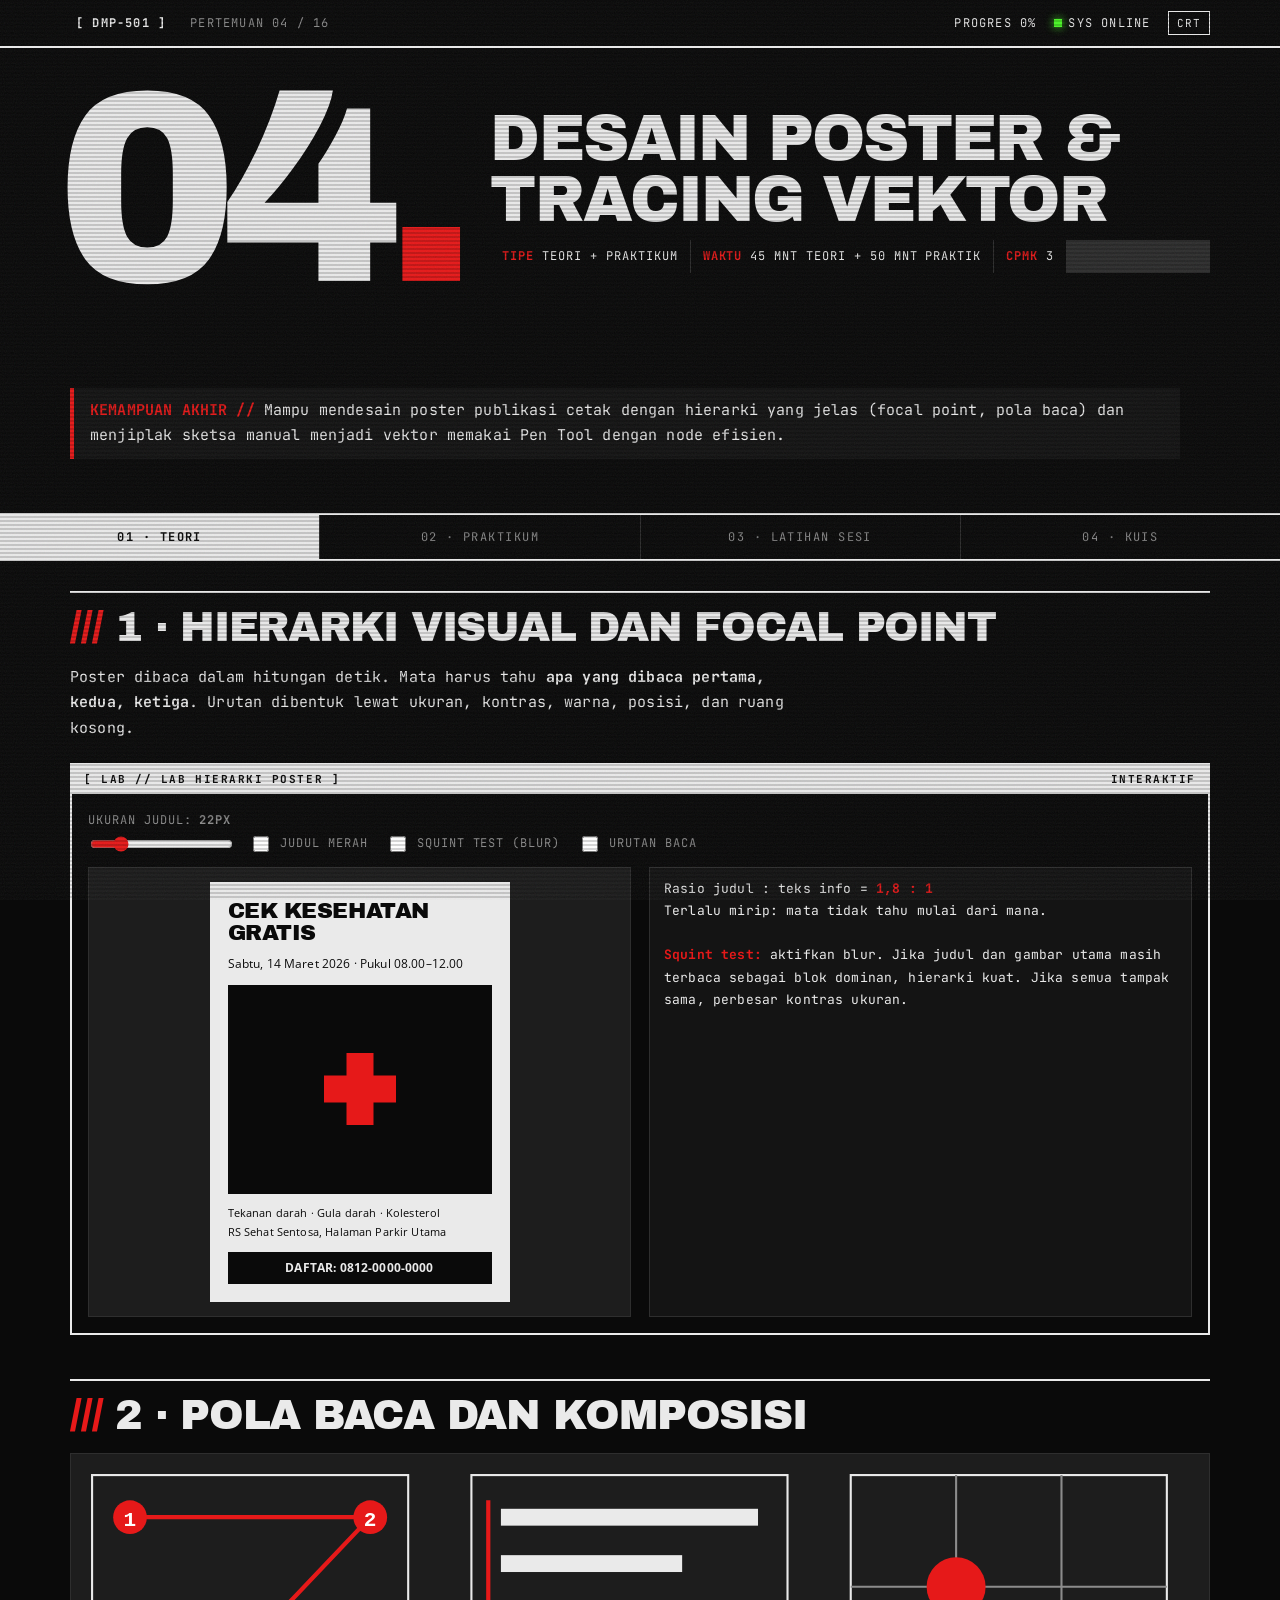
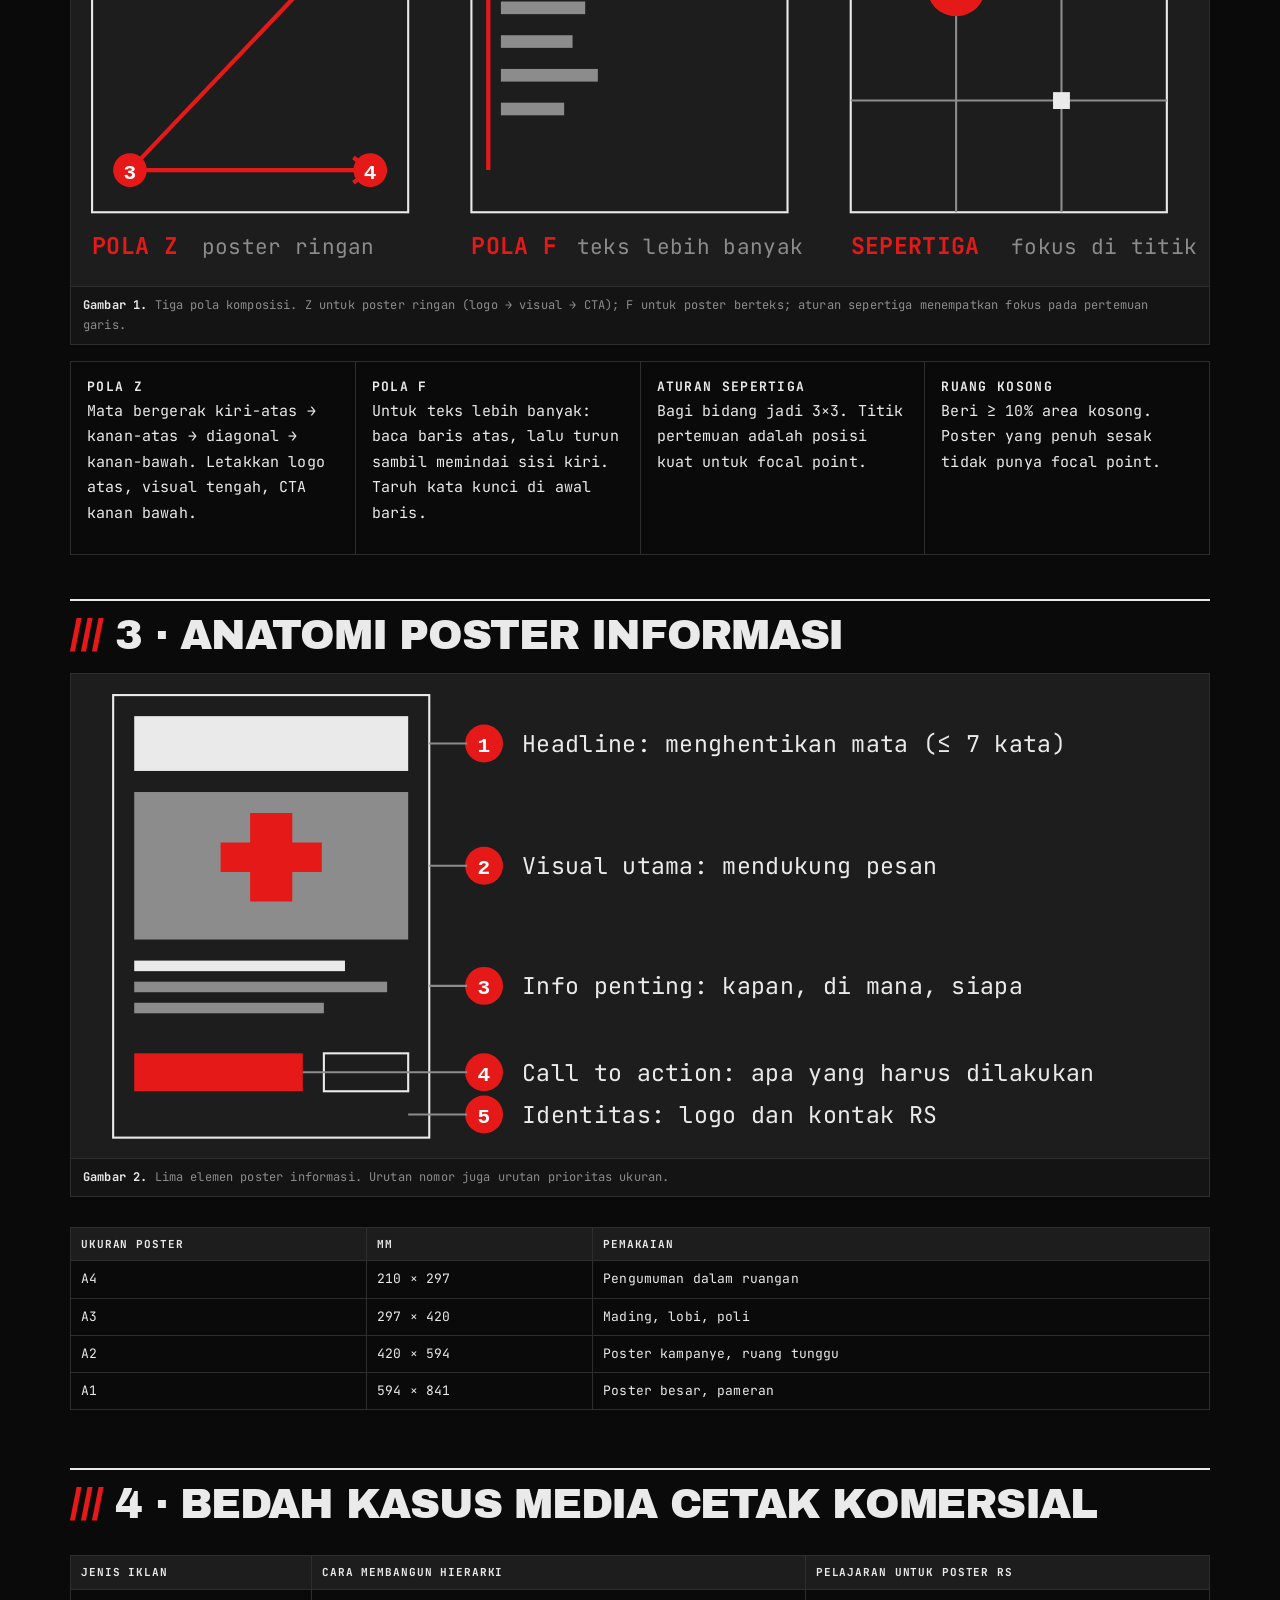
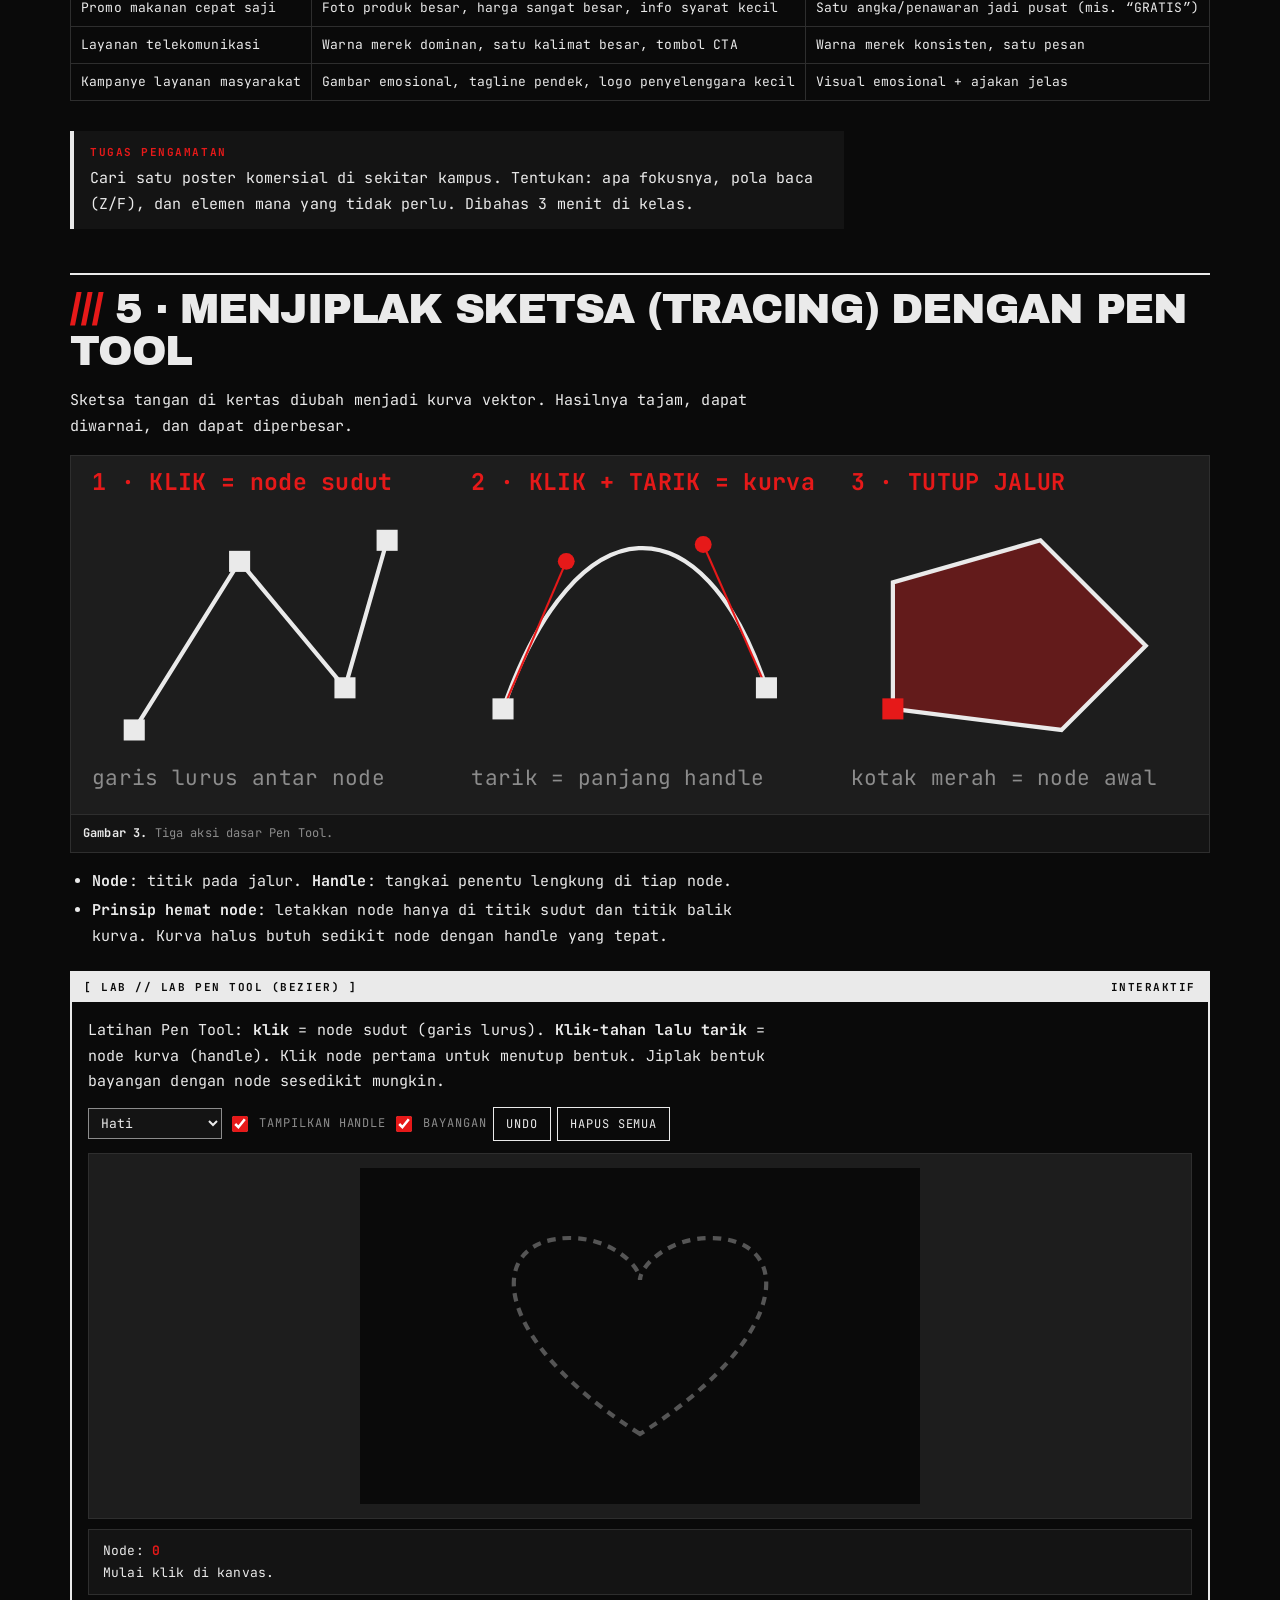
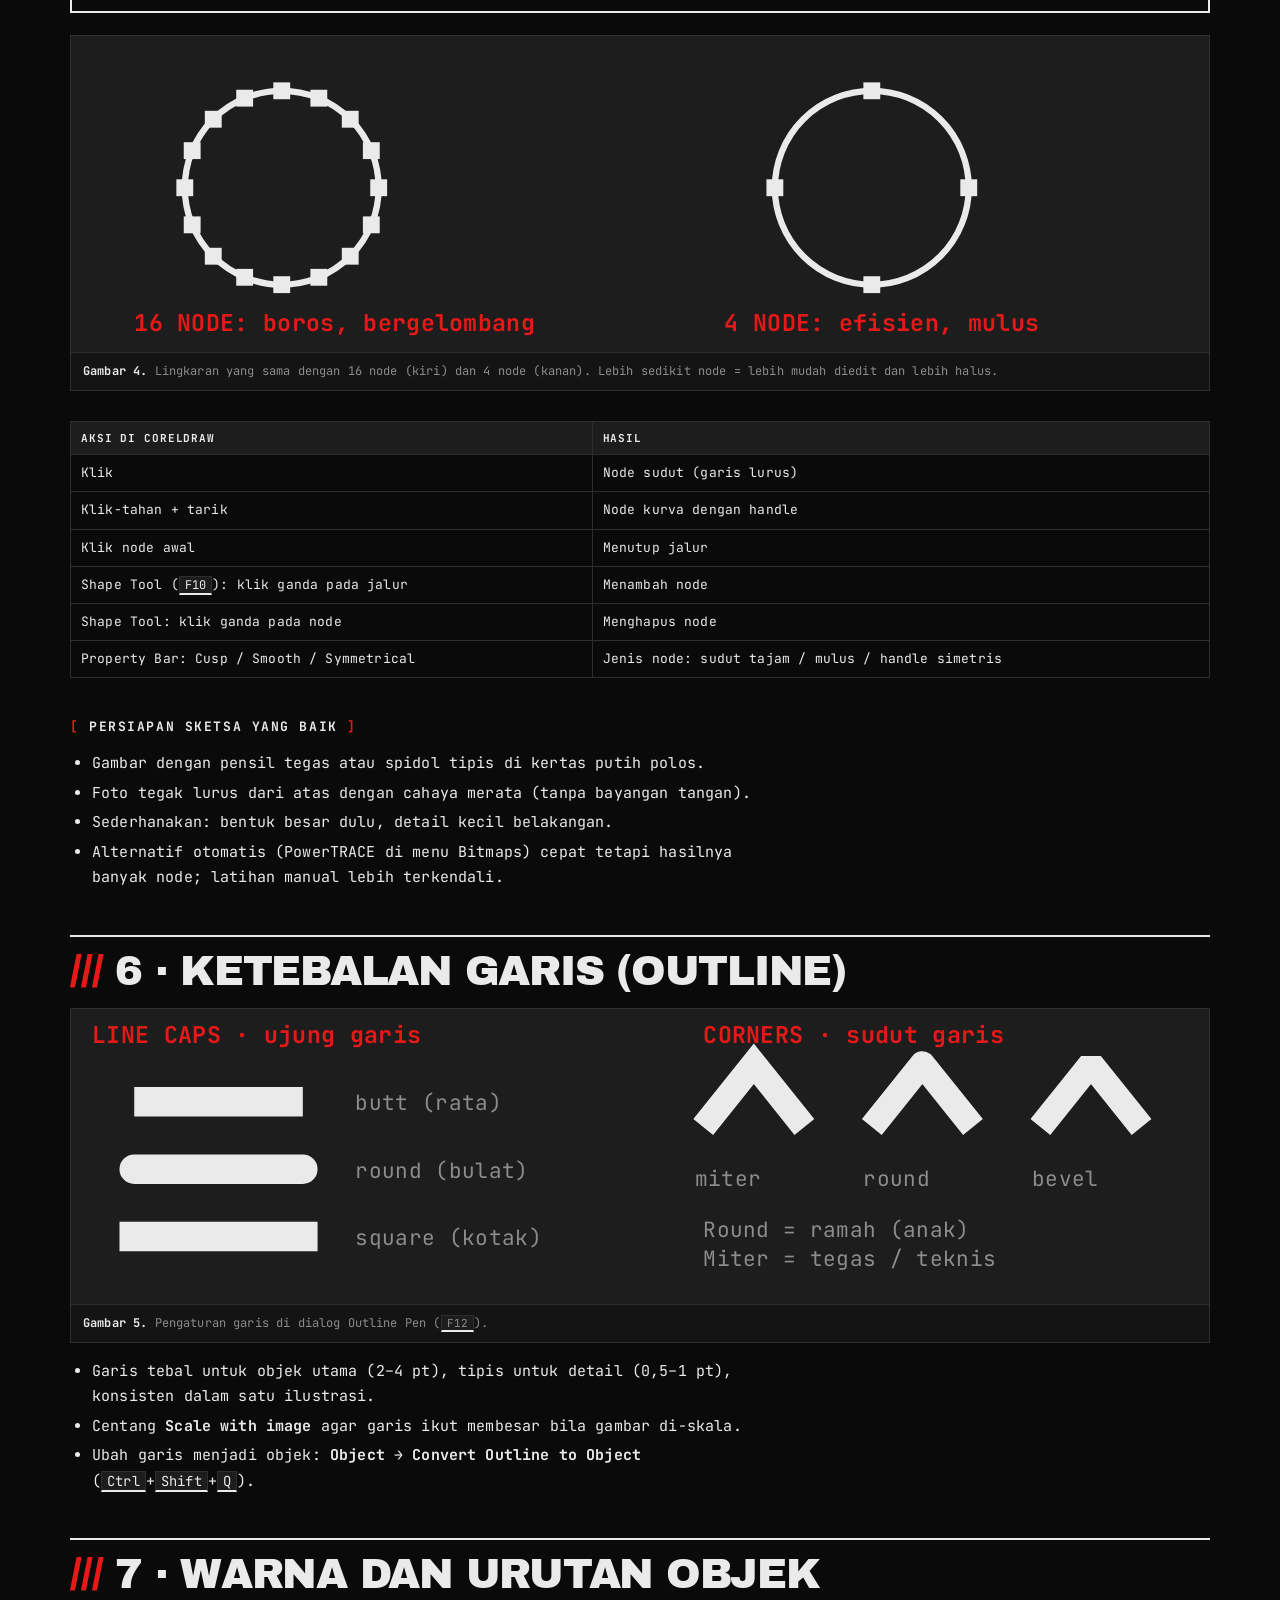
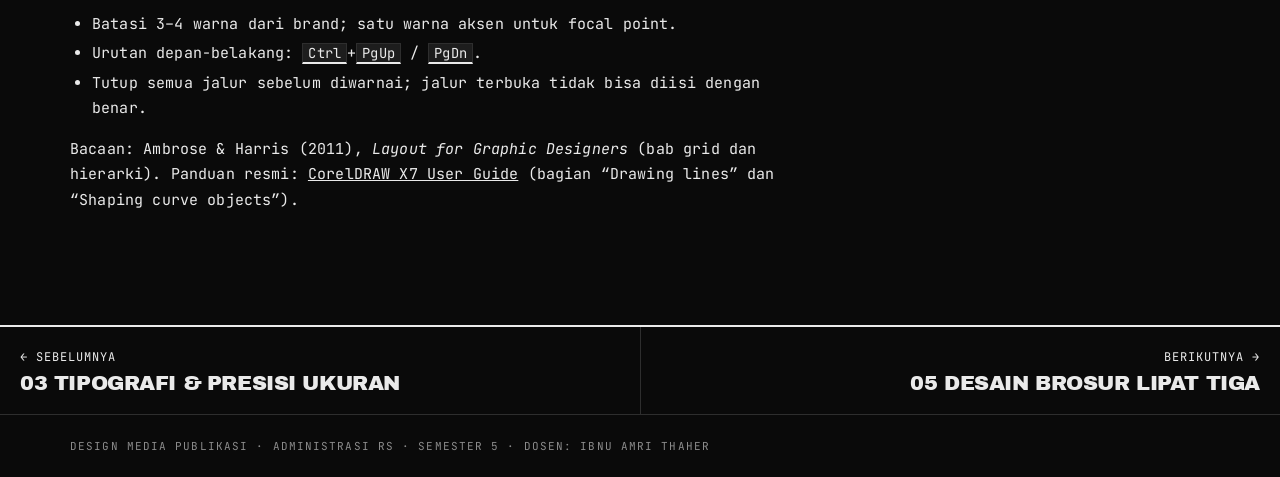
<file: pertemuan-04.html>
<!doctype html>
<html lang="id">
<head>
<meta charset="utf-8">
<meta name="viewport" content="width=device-width,initial-scale=1">
<title>Pertemuan 04</title>
<link rel="stylesheet" href="assets/style.css">
<script src="assets/app.js" defer></script>
<script src="assets/widgets1.js" defer></script>
<script src="assets/widgets2.js" defer></script>
<script src="assets/widgets3.js" defer></script>
</head>
<body data-week="4" data-cpmk="3" data-goal="Mampu mendesain poster publikasi cetak dengan hierarki yang jelas (focal point, pola baca) dan menjiplak sketsa manual menjadi vektor memakai Pen Tool dengan node efisien.">
<main>

<section data-tab="Teori">

  <h2>1 · Hierarki visual dan focal point</h2>
  <p>Poster dibaca dalam hitungan detik. Mata harus tahu <b>apa yang dibaca pertama, kedua, ketiga</b>. Urutan dibentuk lewat ukuran, kontras, warna, posisi, dan ruang kosong.</p>
  <div class="widget" data-w="hierarchy" data-title="LAB HIERARKI POSTER"></div>

  <h2>2 · Pola baca dan komposisi</h2>
  <figure class="fig"><svg viewBox="0 0 540 205">
    <rect x="10" y="10" width="150" height="160" class="sk"/>
    <path d="M28 30H142L28 150H142" class="sr" stroke-width="2"/><path d="M134 144l8 6-8 6" class="sr" stroke-width="2"/>
    <g class="rd"><circle cx="28" cy="30" r="8"/><circle cx="142" cy="30" r="8"/><circle cx="28" cy="150" r="8"/><circle cx="142" cy="150" r="8"/></g>
    <g style="font:700 10px monospace;fill:#fff" text-anchor="middle"><text x="28" y="34">1</text><text x="142" y="34">2</text><text x="28" y="154">3</text><text x="142" y="154">4</text></g>
    <text x="10" y="190" class="tr">POLA Z</text><text x="62" y="190" class="tm">poster ringan</text>
    <rect x="190" y="10" width="150" height="160" class="sk"/>
    <g class="fg"><rect x="204" y="26" width="122" height="8"/><rect x="204" y="48" width="86" height="8"/><rect x="204" y="70" width="40" height="6" class="dm"/><rect x="204" y="86" width="34" height="6" class="dm"/><rect x="204" y="102" width="46" height="6" class="dm"/><rect x="204" y="118" width="30" height="6" class="dm"/></g>
    <line x1="198" y1="22" x2="198" y2="150" class="sr" stroke-width="2"/>
    <text x="190" y="190" class="tr">POLA F</text><text x="240" y="190" class="tm">teks lebih banyak</text>
    <rect x="370" y="10" width="150" height="160" class="sk"/>
    <g class="sd"><line x1="420" y1="10" x2="420" y2="170"/><line x1="470" y1="10" x2="470" y2="170"/><line x1="370" y1="63" x2="520" y2="63"/><line x1="370" y1="117" x2="520" y2="117"/></g>
    <circle cx="420" cy="63" r="14" class="rd"/><rect x="466" y="113" width="8" height="8" class="fg"/>
    <text x="370" y="190" class="tr">SEPERTIGA</text><text x="446" y="190" class="tm">fokus di titik</text>
  </svg><figcaption><b>Gambar 1.</b> Tiga pola komposisi. Z untuk poster ringan (logo → visual → CTA); F untuk poster berteks; aturan sepertiga menempatkan fokus pada pertemuan garis.</figcaption></figure>
  <div class="grid">
    <div><h4>Pola Z</h4><p>Mata bergerak kiri-atas → kanan-atas → diagonal → kanan-bawah. Letakkan logo atas, visual tengah, CTA kanan bawah.</p></div>
    <div><h4>Pola F</h4><p>Untuk teks lebih banyak: baca baris atas, lalu turun sambil memindai sisi kiri. Taruh kata kunci di awal baris.</p></div>
    <div><h4>Aturan sepertiga</h4><p>Bagi bidang jadi 3×3. Titik pertemuan adalah posisi kuat untuk focal point.</p></div>
    <div><h4>Ruang kosong</h4><p>Beri ≥ 10% area kosong. Poster yang penuh sesak tidak punya focal point.</p></div>
  </div>

  <h2>3 · Anatomi poster informasi</h2>
  <figure class="fig"><svg viewBox="0 0 540 230">
    <rect x="20" y="10" width="150" height="210" class="sk"/>
    <rect x="30" y="20" width="130" height="26" class="fg"/>
    <rect x="30" y="56" width="130" height="70" class="dm"/><path d="M80 90h20v-14h14v-14h-14v-14h-20v14h-14v14h14z" class="rd" transform="translate(5 18)"/>
    <rect x="30" y="136" width="100" height="5" class="fg"/><rect x="30" y="146" width="120" height="5" class="dm"/><rect x="30" y="156" width="90" height="5" class="dm"/>
    <rect x="30" y="180" width="80" height="18" class="rd"/><rect x="120" y="180" width="40" height="18" class="sk"/>
    <g class="rd"><circle cx="196" cy="33" r="9"/><circle cx="196" cy="91" r="9"/><circle cx="196" cy="148" r="9"/><circle cx="196" cy="189" r="9"/><circle cx="196" cy="209" r="9"/></g>
    <g style="font:700 10px monospace;fill:#fff" text-anchor="middle"><text x="196" y="37">1</text><text x="196" y="95">2</text><text x="196" y="152">3</text><text x="196" y="193">4</text><text x="196" y="213">5</text></g>
    <g class="tx"><text x="214" y="37">Headline: menghentikan mata (≤ 7 kata)</text><text x="214" y="95">Visual utama: mendukung pesan</text><text x="214" y="152">Info penting: kapan, di mana, siapa</text><text x="214" y="193">Call to action: apa yang harus dilakukan</text><text x="214" y="213">Identitas: logo dan kontak RS</text></g>
    <path d="M170 33h18M170 91h18M170 148h18M110 189h78M160 209h28" class="sd"/>
  </svg><figcaption><b>Gambar 2.</b> Lima elemen poster informasi. Urutan nomor juga urutan prioritas ukuran.</figcaption></figure>
  <div class="tscroll"><table>
    <tr><th>Ukuran poster</th><th>mm</th><th>Pemakaian</th></tr>
    <tr><td>A4</td><td>210 × 297</td><td>Pengumuman dalam ruangan</td></tr>
    <tr><td>A3</td><td>297 × 420</td><td>Mading, lobi, poli</td></tr>
    <tr><td>A2</td><td>420 × 594</td><td>Poster kampanye, ruang tunggu</td></tr>
    <tr><td>A1</td><td>594 × 841</td><td>Poster besar, pameran</td></tr>
  </table></div>

  <h2>4 · Bedah kasus media cetak komersial</h2>
  <div class="tscroll"><table>
    <tr><th>Jenis iklan</th><th>Cara membangun hierarki</th><th>Pelajaran untuk poster RS</th></tr>
    <tr><td>Promo makanan cepat saji</td><td>Foto produk besar, harga sangat besar, info syarat kecil</td><td>Satu angka/penawaran jadi pusat (mis. “GRATIS”)</td></tr>
    <tr><td>Layanan telekomunikasi</td><td>Warna merek dominan, satu kalimat besar, tombol CTA</td><td>Warna merek konsisten, satu pesan</td></tr>
    <tr><td>Kampanye layanan masyarakat</td><td>Gambar emosional, tagline pendek, logo penyelenggara kecil</td><td>Visual emosional + ajakan jelas</td></tr>
  </table></div>
  <div class="callout w"><b class="t">Tugas pengamatan</b>Cari satu poster komersial di sekitar kampus. Tentukan: apa fokusnya, pola baca (Z/F), dan elemen mana yang tidak perlu. Dibahas 3 menit di kelas.</div>

  <h2>5 · Menjiplak sketsa (tracing) dengan Pen Tool</h2>
  <p>Sketsa tangan di kertas diubah menjadi kurva vektor. Hasilnya tajam, dapat diwarnai, dan dapat diperbesar.</p>
  <figure class="fig"><svg viewBox="0 0 540 170">
    <g><text x="10" y="16" class="tr">1 · KLIK = node sudut</text>
    <path d="M30 130L80 50L130 110L150 40" class="sk" stroke-width="2"/>
    <g class="fg"><rect x="25" y="125" width="10" height="10"/><rect x="75" y="45" width="10" height="10"/><rect x="125" y="105" width="10" height="10"/><rect x="145" y="35" width="10" height="10"/></g>
    <text x="10" y="156" class="tm">garis lurus antar node</text></g>
    <g transform="translate(180 0)"><text x="10" y="16" class="tr">2 · KLIK + TARIK = kurva</text>
    <path d="M25 120C60 20 120 20 150 110" class="sk" stroke-width="2"/>
    <line x1="25" y1="120" x2="55" y2="50" class="sr"/><line x1="150" y1="110" x2="120" y2="42" class="sr"/><circle cx="55" cy="50" r="4" class="rd"/><circle cx="120" cy="42" r="4" class="rd"/>
    <g class="fg"><rect x="20" y="115" width="10" height="10"/><rect x="145" y="105" width="10" height="10"/></g>
    <text x="10" y="156" class="tm">tarik = panjang handle</text></g>
    <g transform="translate(360 0)"><text x="10" y="16" class="tr">3 · TUTUP JALUR</text>
    <path d="M30 120L30 60L100 40L150 90L110 130Z" class="sk" stroke-width="2" style="fill:rgba(230,25,25,.35)"/>
    <rect x="25" y="115" width="10" height="10" class="rd"/><text x="10" y="156" class="tm">kotak merah = node awal</text></g>
  </svg><figcaption><b>Gambar 3.</b> Tiga aksi dasar Pen Tool.</figcaption></figure>
  <ul><li><b>Node</b>: titik pada jalur. <b>Handle</b>: tangkai penentu lengkung di tiap node.</li><li><b>Prinsip hemat node</b>: letakkan node hanya di titik sudut dan titik balik kurva. Kurva halus butuh sedikit node dengan handle yang tepat.</li></ul>
  <div class="widget" data-w="bezier" data-title="LAB PEN TOOL (BEZIER)"></div>
  <figure class="fig"><svg viewBox="0 0 540 150">
    <circle cx="100" cy="72" r="46" class="sk" stroke-width="3"/><g class="fg"><rect x="142.0" y="68.0" width="8" height="8"/><rect x="138.5" y="85.6" width="8" height="8"/><rect x="128.5" y="100.5" width="8" height="8"/><rect x="113.6" y="110.5" width="8" height="8"/><rect x="96.0" y="114.0" width="8" height="8"/><rect x="78.4" y="110.5" width="8" height="8"/><rect x="63.5" y="100.5" width="8" height="8"/><rect x="53.5" y="85.6" width="8" height="8"/><rect x="50.0" y="68.0" width="8" height="8"/><rect x="53.5" y="50.4" width="8" height="8"/><rect x="63.5" y="35.5" width="8" height="8"/><rect x="78.4" y="25.5" width="8" height="8"/><rect x="96.0" y="22.0" width="8" height="8"/><rect x="113.6" y="25.5" width="8" height="8"/><rect x="128.5" y="35.5" width="8" height="8"/><rect x="138.5" y="50.4" width="8" height="8"/></g>
    <text x="30" y="140" class="tr">16 NODE: boros, bergelombang</text>
    <circle cx="380" cy="72" r="46" class="sk" stroke-width="3"/><g class="fg"><rect x="422.0" y="68.0" width="8" height="8"/><rect x="376.0" y="114.0" width="8" height="8"/><rect x="330.0" y="68.0" width="8" height="8"/><rect x="376.0" y="22.0" width="8" height="8"/></g>
    <text x="310" y="140" class="tr">4 NODE: efisien, mulus</text>
  </svg><figcaption><b>Gambar 4.</b> Lingkaran yang sama dengan 16 node (kiri) dan 4 node (kanan). Lebih sedikit node = lebih mudah diedit dan lebih halus.</figcaption></figure>
  <div class="tscroll"><table>
    <tr><th>Aksi di CorelDRAW</th><th>Hasil</th></tr>
    <tr><td>Klik</td><td>Node sudut (garis lurus)</td></tr>
    <tr><td>Klik-tahan + tarik</td><td>Node kurva dengan handle</td></tr>
    <tr><td>Klik node awal</td><td>Menutup jalur</td></tr>
    <tr><td>Shape Tool (<kbd>F10</kbd>): klik ganda pada jalur</td><td>Menambah node</td></tr>
    <tr><td>Shape Tool: klik ganda pada node</td><td>Menghapus node</td></tr>
    <tr><td>Property Bar: Cusp / Smooth / Symmetrical</td><td>Jenis node: sudut tajam / mulus / handle simetris</td></tr>
  </table></div>
  <h3>Persiapan sketsa yang baik</h3>
  <ul><li>Gambar dengan pensil tegas atau spidol tipis di kertas putih polos.</li><li>Foto tegak lurus dari atas dengan cahaya merata (tanpa bayangan tangan).</li><li>Sederhanakan: bentuk besar dulu, detail kecil belakangan.</li><li>Alternatif otomatis (PowerTRACE di menu Bitmaps) cepat tetapi hasilnya banyak node; latihan manual lebih terkendali.</li></ul>

  <h2>6 · Ketebalan garis (outline)</h2>
  <figure class="fig"><svg viewBox="0 0 540 140">
    <text x="10" y="16" class="tr">LINE CAPS · ujung garis</text>
    <g stroke-width="14" class="sk"><line x1="30" y1="44" x2="110" y2="44" style="stroke-linecap:butt"/><line x1="30" y1="76" x2="110" y2="76" style="stroke-linecap:round"/><line x1="30" y1="108" x2="110" y2="108" style="stroke-linecap:square"/></g>
    <g class="tm"><text x="135" y="48">butt (rata)</text><text x="135" y="80">round (bulat)</text><text x="135" y="112">square (kotak)</text></g>
    <text x="300" y="16" class="tr">CORNERS · sudut garis</text>
    <g stroke-width="12" class="sk"><path d="M300 56l24-30 24 30" style="stroke-linejoin:miter"/><path d="M380 56l24-30 24 30" style="stroke-linejoin:round"/><path d="M460 56l24-30 24 30" style="stroke-linejoin:bevel"/></g>
    <g class="tm"><text x="296" y="84">miter</text><text x="376" y="84">round</text><text x="456" y="84">bevel</text></g>
    <text x="300" y="108" class="tm">Round = ramah (anak)</text><text x="300" y="122" class="tm">Miter = tegas / teknis</text>
  </svg><figcaption><b>Gambar 5.</b> Pengaturan garis di dialog Outline Pen (<kbd>F12</kbd>).</figcaption></figure>
  <ul><li>Garis tebal untuk objek utama (2–4 pt), tipis untuk detail (0,5–1 pt), konsisten dalam satu ilustrasi.</li><li>Centang <b>Scale with image</b> agar garis ikut membesar bila gambar di-skala.</li><li>Ubah garis menjadi objek: <b>Object → Convert Outline to Object</b> (<kbd>Ctrl</kbd>+<kbd>Shift</kbd>+<kbd>Q</kbd>).</li></ul>

  <h2>7 · Warna dan urutan objek</h2>
  <ul><li>Batasi 3–4 warna dari brand; satu warna aksen untuk focal point.</li><li>Urutan depan-belakang: <kbd>Ctrl</kbd>+<kbd>PgUp</kbd> / <kbd>PgDn</kbd>.</li><li>Tutup semua jalur sebelum diwarnai; jalur terbuka tidak bisa diisi dengan benar.</li></ul>
  <p class="refs">Bacaan: Ambrose &amp; Harris (2011), <i>Layout for Graphic Designers</i> (bab grid dan hierarki). Panduan resmi: <a href="https://product.corel.com/help/CorelDRAW/540229932/Main/EN/User-Guide/CorelDRAW-X7.pdf" target="_blank" rel="noopener">CorelDRAW X7 User Guide</a> (bagian “Drawing lines” dan “Shaping curve objects”).</p>
</section>

<section data-tab="Praktikum">
  <div class="callout"><b class="t">Persiapan</b>Siapkan sketsa pensil sederhana di kertas A4 (tema kesehatan: cuci tangan, donor darah, atau gigi sehat). Foto atau pindai dengan cahaya merata. Simpan sebagai JPG di komputer lab.</div>

  <h2>Hasil akhir yang dituju</h2>
  <figure class="fig"><svg viewBox="0 0 540 190">
    <g transform="translate(10 8)"><rect width="110" height="174" class="bk" style="stroke:#EAEAEA"/><text x="55" y="30" text-anchor="middle" style="font:400 15px 'Archivo Black',Impact,sans-serif;fill:#EAEAEA">DONOR</text><text x="55" y="48" text-anchor="middle" style="font:400 15px 'Archivo Black',Impact,sans-serif;fill:#E61919">DARAH</text>
    <path d="M55 62C55 62 30 92 30 108a25 25 0 0 0 50 0C80 92 55 62 55 62z" class="rd" style="stroke:#EAEAEA;stroke-width:3"/>
    <text x="55" y="142" text-anchor="middle" style="font:9px monospace;fill:#EAEAEA">SAB 14 MARET</text><rect x="25" y="150" width="60" height="14" class="rd"/><text x="55" y="160" text-anchor="middle" style="font:700 8px monospace;fill:#fff">DAFTAR DI SINI</text></g>
    <text x="150" y="34" class="tr">Kriteria hasil poster</text>
    <g class="tx"><text x="150" y="58">✓ Ilustrasi hasil tracing (vektor, outline 2 pt)</text><text x="150" y="78">✓ Headline besar: terbaca pertama</text><text x="150" y="98">✓ Satu warna aksen (merah) untuk fokus</text><text x="150" y="118">✓ Info tanggal/tempat dikelompokkan</text><text x="150" y="138">✓ CTA di kanan/bawah, logo kecil</text><text x="150" y="158">✓ Margin aman ≥ 15 mm</text></g>
  </svg><figcaption><b>Gambar 6.</b> Contoh arah hasil (versi sangat disederhanakan). Poster kamu memakai sketsamu sendiri di A3.</figcaption></figure>

  <h2>A · Impor dan kunci sketsa</h2>
  <ol class="steps">
    <li>Buat dokumen A3 portrait (297 × 420 mm), CMYK, mm. Simpan.</li>
    <li><b>File → Import</b> (<kbd>Ctrl</kbd>+<kbd>I</kbd>), pilih sketsa, klik di halaman untuk menempatkan.</li>
    <li>Atur ukuran agar menutupi sebagian halaman (kunci proporsi).</li>
    <li>Buka <b>Window → Dockers → Objects</b>. Buat layer baru <code>SKETSA</code> dan layer <code>VEKTOR</code> di atasnya; pindahkan sketsa ke <code>SKETSA</code>.</li>
    <li>Kunci layer sketsa (ikon gembok). Redupkan sketsa bila perlu lewat transparansi agar garis jiplakan terlihat jelas.</li>
  </ol>
  <div class="callout w"><b class="t">Checkpoint A</b>Sketsa tidak bisa tergeser saat kamu menggambar di atasnya.</div>

  <h2>B · Tracing dengan Pen Tool</h2>
  <ol class="steps">
    <li>Aktifkan layer <code>VEKTOR</code>. Pilih <b>Pen Tool</b> (flyout alat Curve; Bézier Tool juga bisa).</li>
    <li>Mulai dari bagian paling besar (badan/tangan). Klik di sudut, klik-tarik di lengkungan.</li>
    <li>Tutup jalur dengan klik di node awal.</li>
    <li>Perbaiki dengan <b>Shape Tool</b>: geser node/handle sampai garis mengikuti sketsa. Hapus node berlebih (klik ganda).</li>
    <li>Lanjutkan bagian lain, tiap bentuk jadi jalur tertutup terpisah.</li>
    <li>Target: bentuk utama ≤ 15 node; garis halus tanpa patah-patah. Gunakan <kbd>Ctrl</kbd>+<kbd>Z</kbd> bila node meleset.</li>
  </ol>
  <div class="callout w"><b class="t">Checkpoint B</b>Pilih bentuk utama dengan Shape Tool dan baca jumlah node di status bar: apakah ≤ 15? Bentuknya tertutup?</div>

  <h2>C · Warna dan outline</h2>
  <ol class="steps">
    <li>Sembunyikan layer sketsa. Isi tiap bentuk dengan palet maksimal 4 warna dari brand (Shift+F11).</li>
    <li>Atur outline: <kbd>F12</kbd> → 2 pt untuk bentuk utama, sudut dan ujung bulat.</li>
    <li>Susun urutan depan-belakang: <b>Object → Order</b> (<kbd>Ctrl</kbd>+<kbd>PgUp</kbd>/<kbd>PgDn</kbd>).</li>
  </ol>

  <h2>D · Layout poster</h2>
  <ol class="steps">
    <li>Tempatkan ilustrasi sebagai focal point di sepertiga atas-tengah.</li>
    <li>Headline besar di atas atau bawah ilustrasi (font display/sans bold), ≥ 3× ukuran info.</li>
    <li>Blok info (tanggal, tempat, jam) dalam satu kelompok yang rapat, kontras tinggi.</li>
    <li>CTA di kanan bawah (pola Z) dan logo RS di dasar. Margin aman ≥ 15 mm.</li>
    <li>Lakukan squint test: perkecil tampilan (<kbd>F4</kbd> lalu zoom out) dan sipitkan mata. Apakah headline dan ilustrasi masih dominan?</li>
  </ol>
  <h2>E · Simpan dan kumpul</h2>
  <ol class="steps"><li><kbd>Ctrl</kbd>+<kbd>S</kbd>. Ekspor PDF: <b>File → Publish to PDF</b>.</li><li>Beri nama <code>NIM_Nama_Poster.pdf</code>.</li></ol>
  <h3>Masalah umum</h3>
  <div class="tscroll"><table>
    <tr><th>Gejala</th><th>Solusi</th></tr>
    <tr><td>Bentuk tidak bisa diisi warna</td><td>Jalur belum tertutup; klik node awal atau gunakan Close Curve di Property Bar.</td></tr>
    <tr><td>Kurva bergelombang</td><td>Terlalu banyak node; hapus sebagian dan atur handle.</td></tr>
    <tr><td>Sketsa ikut tergeser</td><td>Layer belum dikunci.</td></tr>
    <tr><td>Garis terlihat patah di ujung</td><td>Ubah jenis node jadi Smooth atau Symmetrical.</td></tr>
  </table></div>
</section>

<section data-tab="Latihan Sesi">
  <h2>Tugas sesi pertemuan 4</h2>
  <article class="task" data-id="drill" data-min="10"><h3>Latihan 1 · Drill Pen Tool di browser</h3>
    <p>Gunakan lab Bezier di tab Teori. Jiplak tiga bentuk bayangan (hati, palang, tetes). Catat jumlah node tiap bentuk, usahakan hati ≤ 6 dan tetes ≤ 4.</p>
    <textarea class="note" data-key="drill" placeholder="Hati: ..  Palang: ..  Tetes: .."></textarea></article>
  <article class="task" data-id="trace" data-min="25"><h3>Latihan 2 · Tracing sketsa</h3>
    <p>Selesaikan bagian A–C praktikum. Kumpulkan screenshot sebelum (sketsa) dan sesudah (vektor).</p>
    <details><summary>Rubrik kemiripan</summary><ul><li>Proporsi bentuk mirip sketsa</li><li>Jumlah node efisien</li><li>Garis mulus tanpa patah</li><li>Warna dan outline konsisten</li></ul></details></article>
  <article class="task" data-id="poster" data-min="25"><h3>Latihan 3 · Poster A3</h3>
    <p>Selesaikan bagian D. Poster harus mengandung 5 elemen (headline, visual, info, CTA, identitas).</p></article>
  <article class="task" data-id="kritik" data-min="10"><h3>Latihan 4 · Kritik silang (peer review)</h3>
    <p>Tukar laptop dengan teman. Lakukan squint test pada poster mereka dan jawab:</p>
    <ol class="steps"><li>Apa yang terbaca pertama?</li><li>Apa pesan utama poster?</li><li>Satu hal yang membuatnya sulit dibaca?</li><li>Satu saran perbaikan konkret.</li></ol></article>
  <article class="task" data-id="amati" data-min="10"><h3>Latihan 5 · Bedah poster komersial</h3>
    <p>Foto satu poster komersial. Tentukan fokus, pola baca (Z/F/sepertiga), dan satu elemen yang bisa dihapus. Tulis 3 kalimat.</p>
    <textarea class="note" data-key="amati"></textarea></article>
  <article class="task" data-id="bonus" data-min="15"><h3>Latihan 6 · Tantangan: variasi gaya</h3>
    <p>Duplikat halaman poster dan buat versi lain dengan palet monokrom (satu warna + hitam/putih). Mana yang lebih kuat? Tulis satu kalimat.</p></article>
</section>

<section data-tab="Kuis">
  <h2>Kuis</h2>
  <div class="quiz"><script type="application/json">[
    {"q":"Titik pada poster yang pertama kali menarik mata disebut…","o":["Bleed","Focal point","Gutter","Baseline"],"a":1,"e":"Focal point dibangun lewat ukuran, kontras, warna, atau posisi."},
    {"q":"Pada Pen Tool, klik-tahan lalu tarik menghasilkan…","o":["Node sudut tanpa handle","Node kurva dengan handle","Jalur tertutup","Teks"],"a":1,"e":"Tarikan membentuk handle yang mengatur lengkung."},
    {"q":"Agar vektor hasil tracing mudah diedit, sebaiknya…","o":["Pakai banyak node","Pakai node sehemat mungkin di titik kunci","Hindari Shape Tool","Gunakan hanya garis lurus"],"a":1,"e":"Sedikit node = kurva halus dan mudah diedit."},
    {"q":"Pola baca Z cocok untuk…","o":["Poster dengan sedikit teks","Buku tebal","Tabel panjang","Dokumen hukum"],"a":0,"e":"Z untuk desain ringan; F untuk teks lebih banyak."},
    {"q":"Pintasan membuka dialog Outline Pen adalah…","o":["F6","F7","F10","F12"],"a":3,"e":"F12 = Outline Pen."},
    {"q":"Jalur yang tidak bisa diberi warna isi kemungkinan besar…","o":["Terlalu besar","Belum tertutup","Berwarna merah","Berada di layer atas"],"a":1,"e":"Tutup jalur dengan klik node awal."},
    {"q":"Urutan prioritas ukuran pada poster informasi yang benar adalah…","o":["Info > headline > logo","Headline > visual > info > CTA > logo","Logo > info > headline","Semua sama besar"],"a":1,"e":"Hierarki ukuran mengikuti prioritas pesan."},
    {"q":"Untuk menambah node pada jalur dengan Shape Tool, lakukan…","o":["Klik kanan","Klik ganda pada jalur","Tekan Delete","Tekan F12"],"a":1,"e":"Klik ganda pada jalur menambah node; klik ganda pada node menghapusnya."}
  ]</script></div>
</section>

</main>
</body>
</html>
</file>
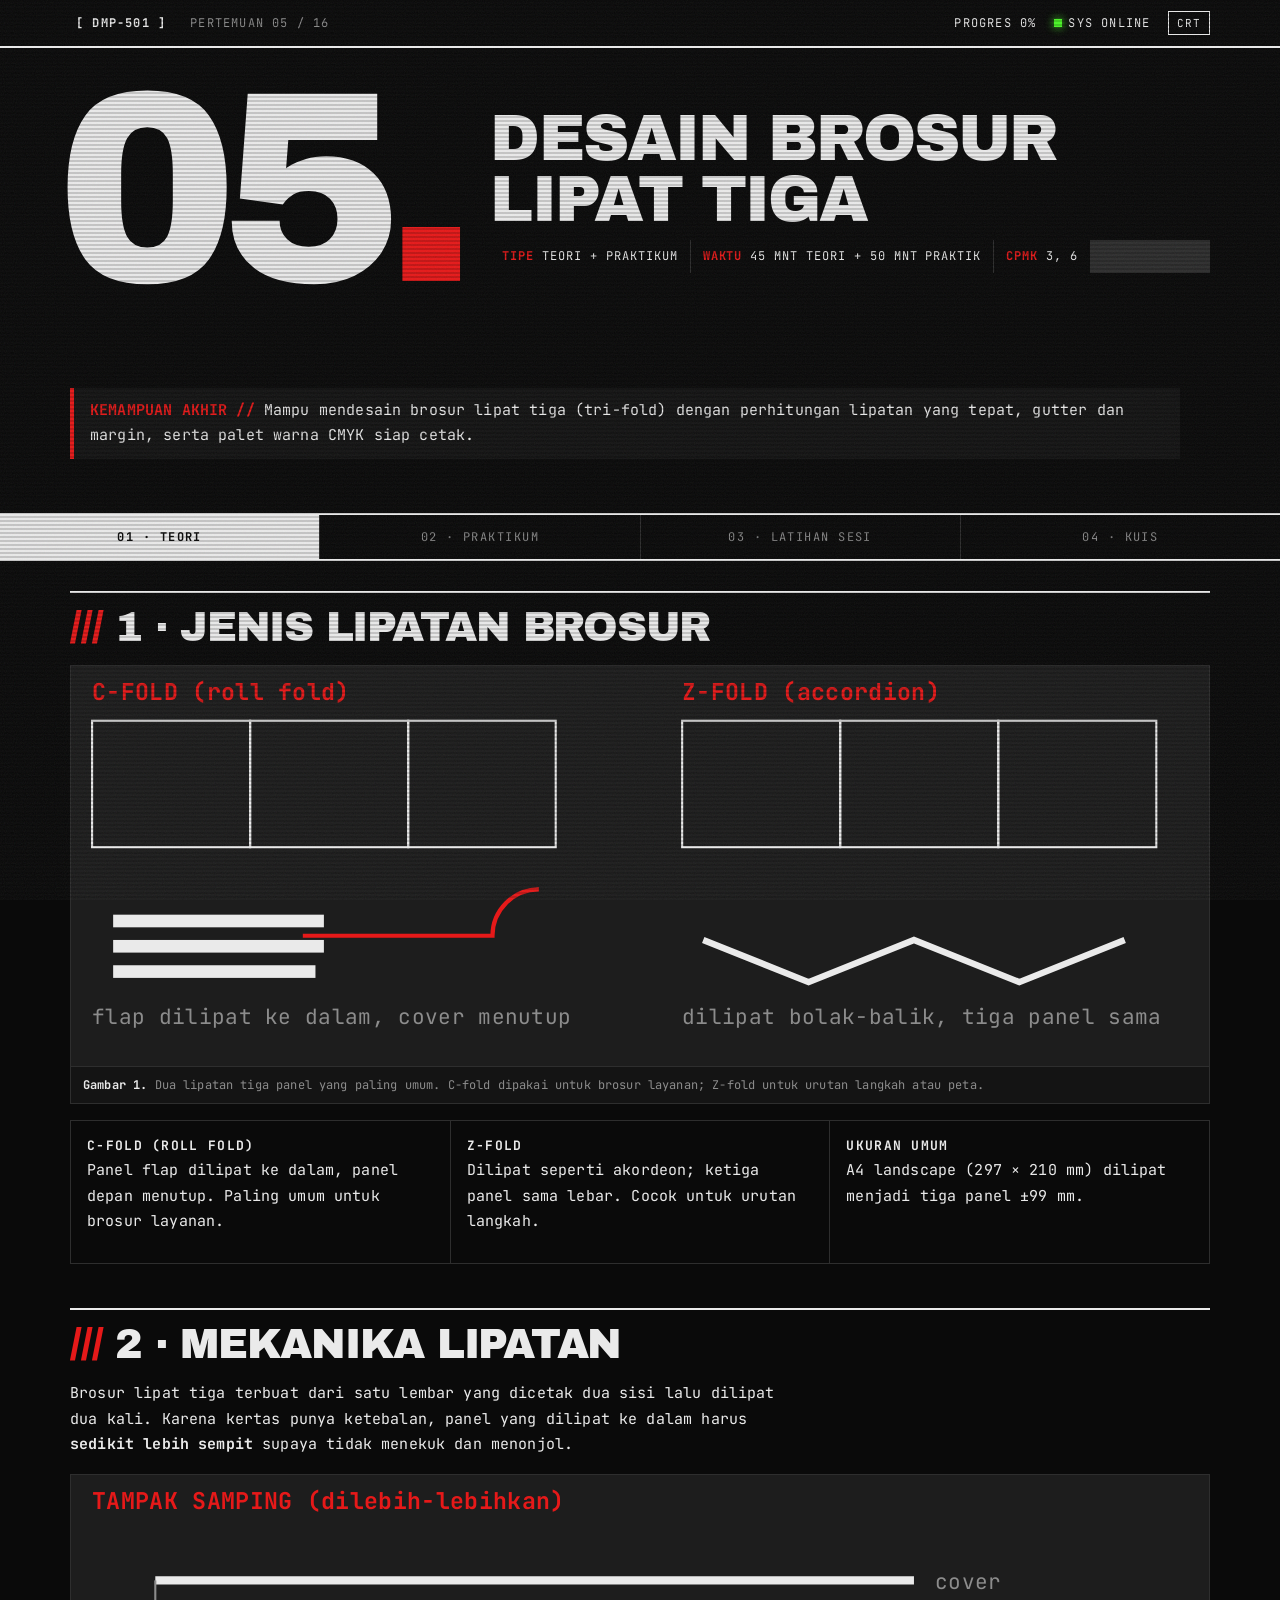
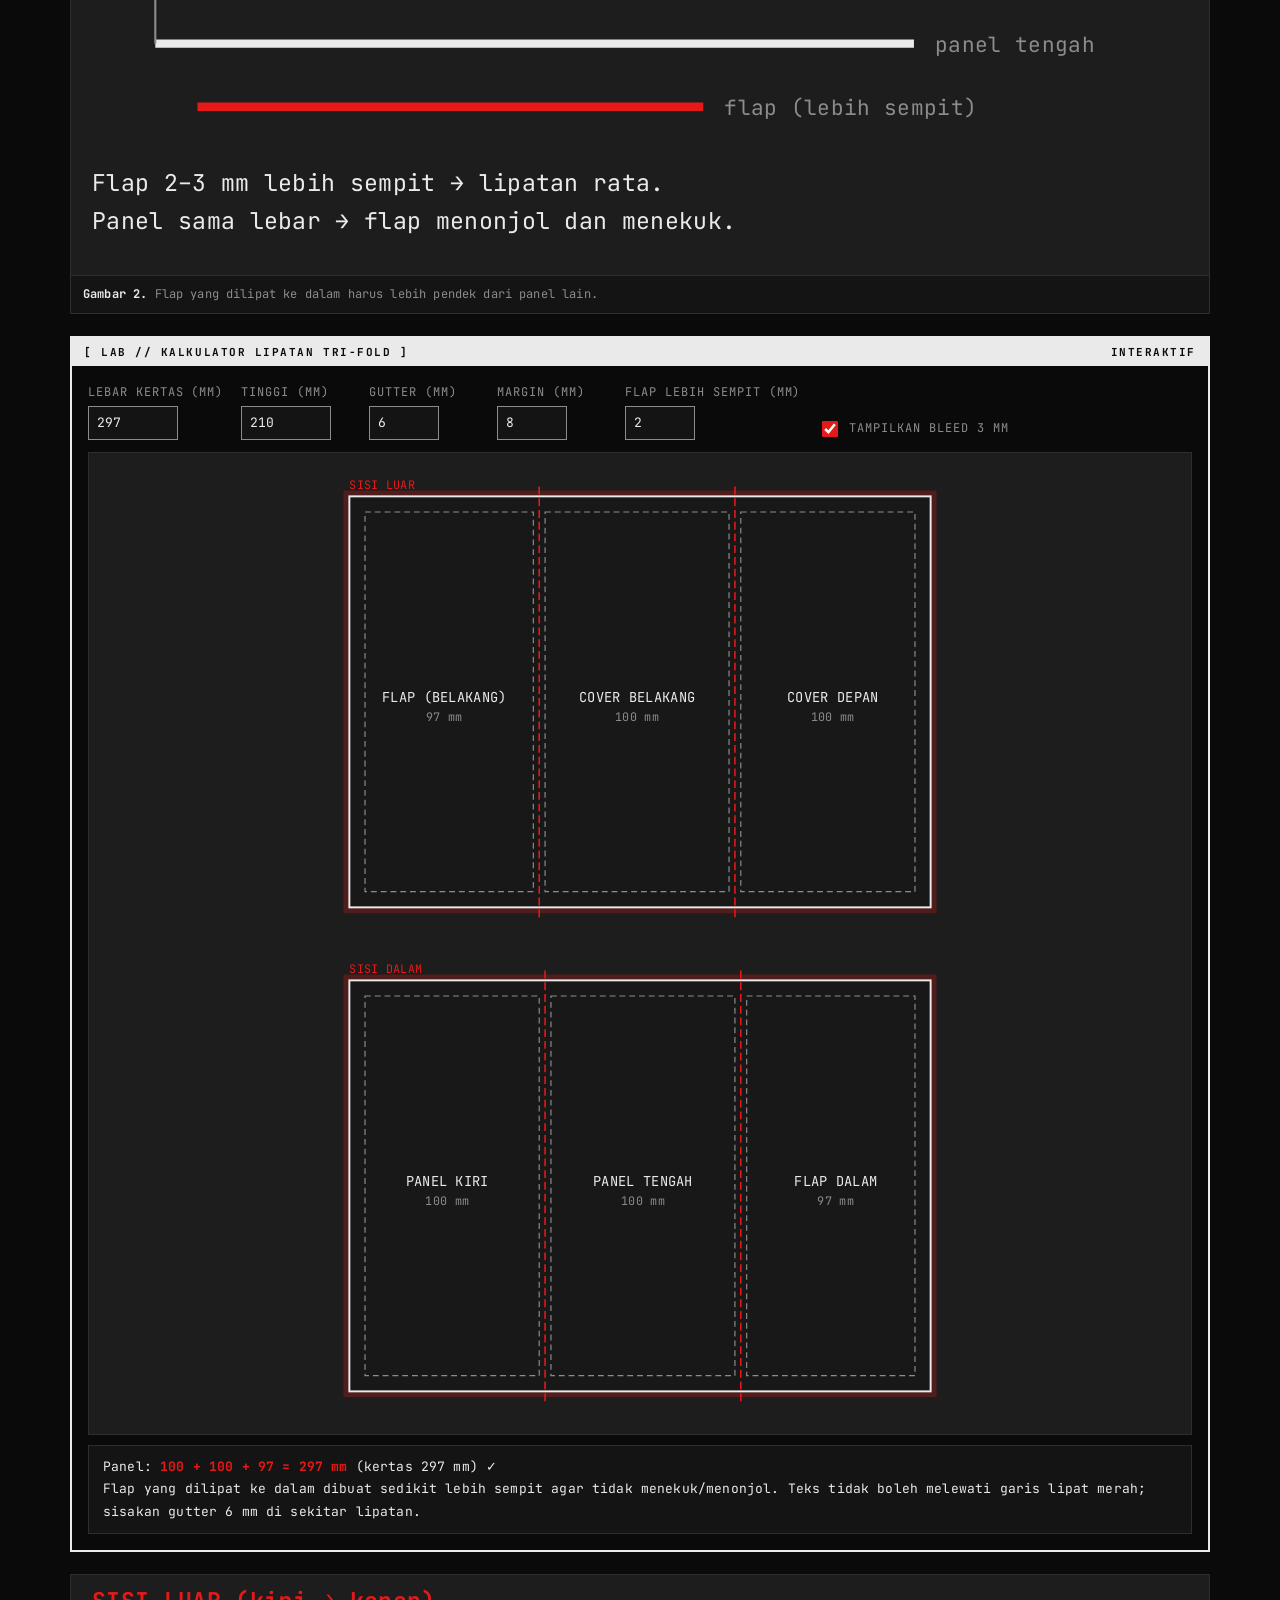
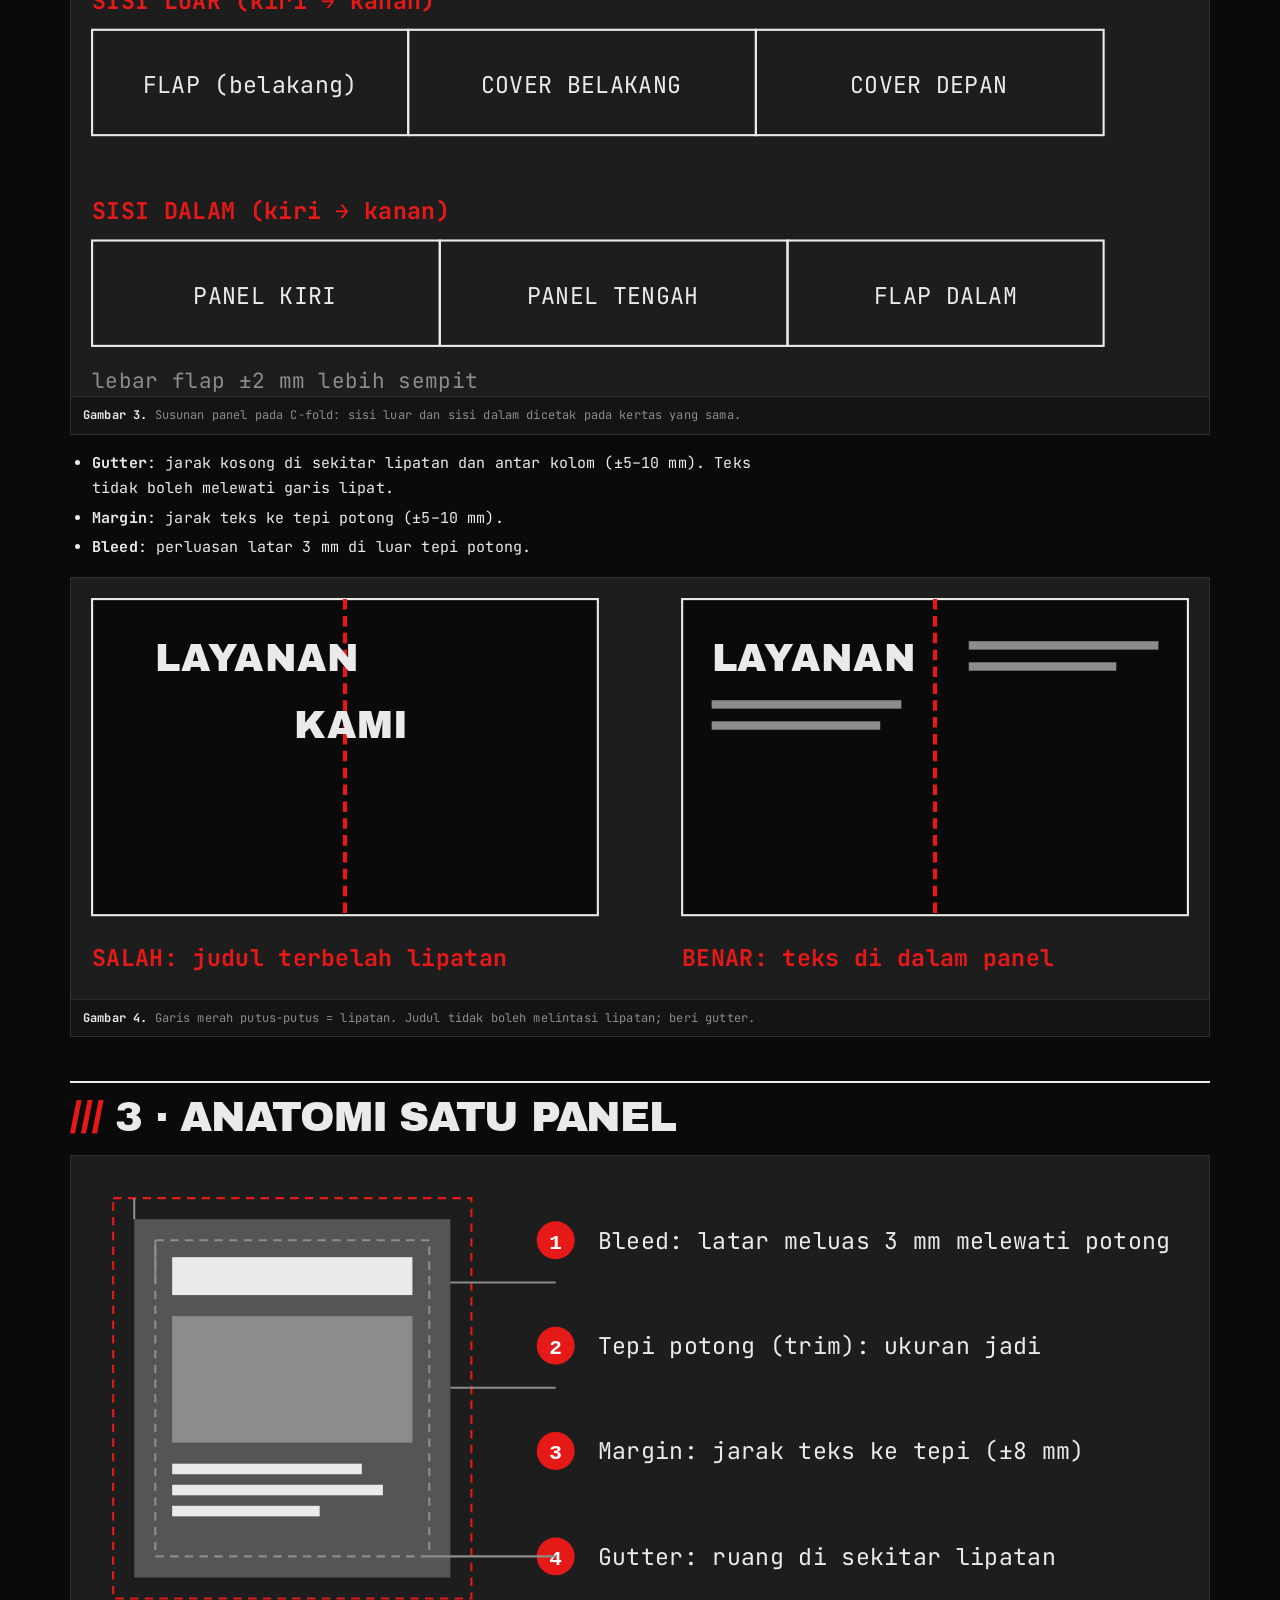
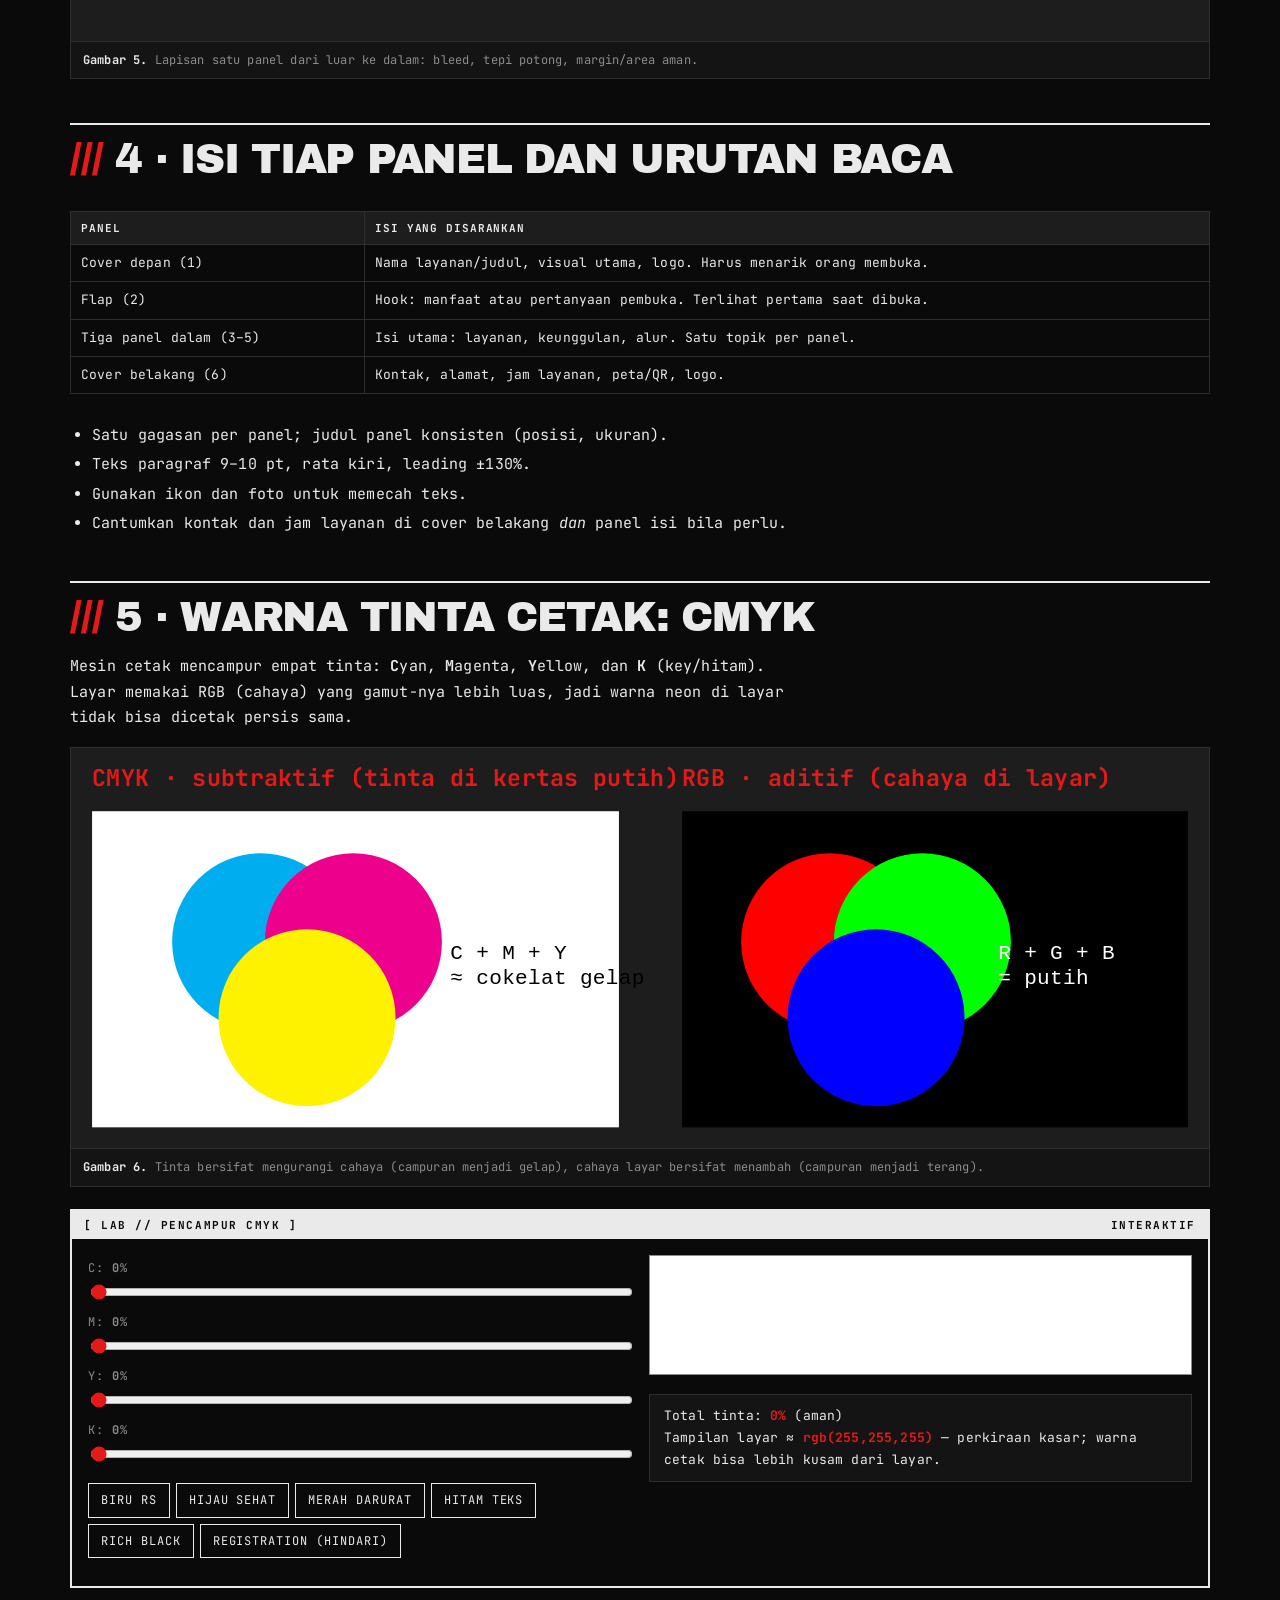
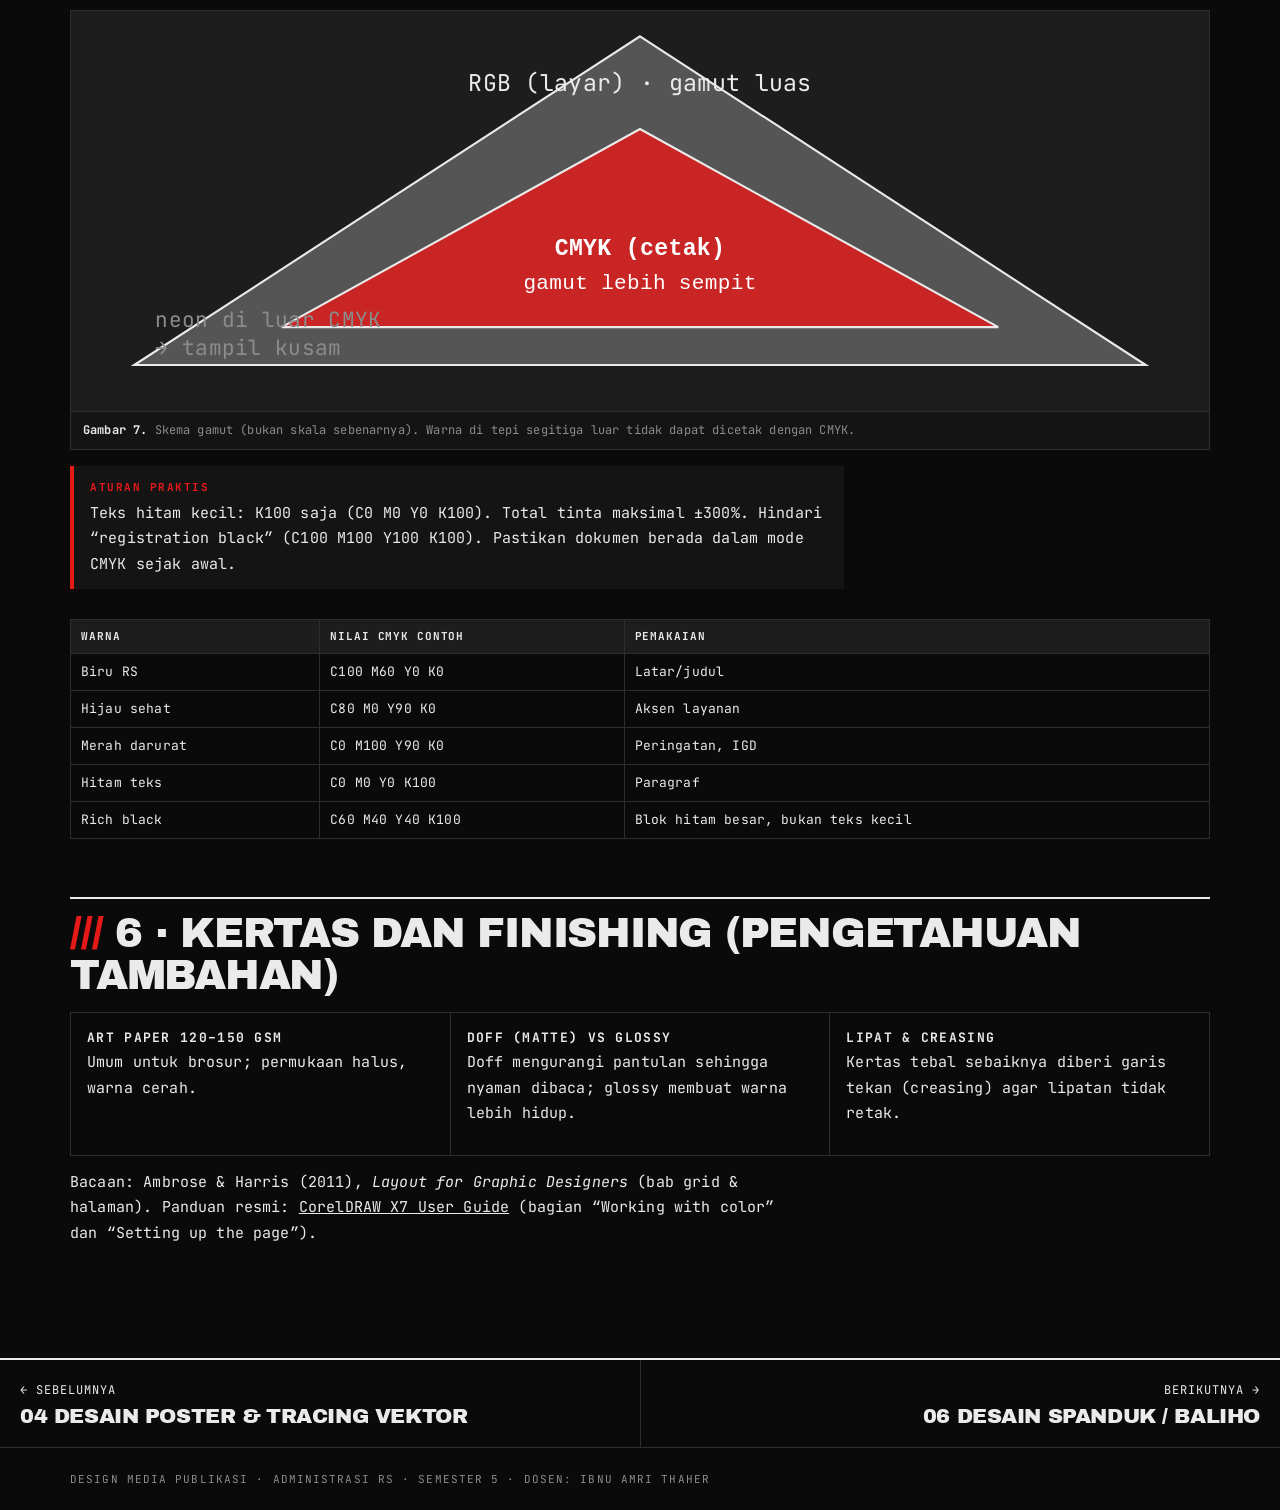
<file: pertemuan-05.html>
<!doctype html>
<html lang="id">
<head>
<meta charset="utf-8">
<meta name="viewport" content="width=device-width,initial-scale=1">
<title>Pertemuan 05</title>
<link rel="stylesheet" href="assets/style.css">
<script src="assets/app.js" defer></script>
<script src="assets/widgets1.js" defer></script>
<script src="assets/widgets2.js" defer></script>
<script src="assets/widgets3.js" defer></script>
</head>
<body data-week="5" data-cpmk="3, 6" data-goal="Mampu mendesain brosur lipat tiga (tri-fold) dengan perhitungan lipatan yang tepat, gutter dan margin, serta palet warna CMYK siap cetak.">
<main>

<section data-tab="Teori">

  <h2>1 · Jenis lipatan brosur</h2>
  <figure class="fig"><svg viewBox="0 0 540 190">
    <text x="10" y="16" class="tr">C-FOLD (roll fold)</text>
    <g class="sk"><rect x="10" y="26" width="75" height="60"/><rect x="85" y="26" width="75" height="60"/><rect x="160" y="26" width="70" height="60"/></g>
    <path d="M222 106a22 22 0 0 0-22 22h-90a22 22 0 0 0 0 0" class="sr" stroke-width="2"/>
    <g class="fg"><rect x="20" y="118" width="100" height="6"/><rect x="20" y="130" width="100" height="6"/><rect x="20" y="142" width="96" height="6"/></g>
    <text x="10" y="170" class="tm">flap dilipat ke dalam, cover menutup</text>
    <text x="290" y="16" class="tr">Z-FOLD (accordion)</text>
    <g class="sk"><rect x="290" y="26" width="75" height="60"/><rect x="365" y="26" width="75" height="60"/><rect x="440" y="26" width="75" height="60"/></g>
    <path d="M300 130L350 150L400 130L450 150L500 130" class="sk" stroke-width="3"/>
    <text x="290" y="170" class="tm">dilipat bolak-balik, tiga panel sama</text>
  </svg><figcaption><b>Gambar 1.</b> Dua lipatan tiga panel yang paling umum. C-fold dipakai untuk brosur layanan; Z-fold untuk urutan langkah atau peta.</figcaption></figure>
  <div class="grid">
    <div><h4>C-fold (roll fold)</h4><p>Panel flap dilipat ke dalam, panel depan menutup. Paling umum untuk brosur layanan.</p></div>
    <div><h4>Z-fold</h4><p>Dilipat seperti akordeon; ketiga panel sama lebar. Cocok untuk urutan langkah.</p></div>
    <div><h4>Ukuran umum</h4><p>A4 landscape (297 × 210 mm) dilipat menjadi tiga panel ±99 mm.</p></div>
  </div>

  <h2>2 · Mekanika lipatan</h2>
  <p>Brosur lipat tiga terbuat dari satu lembar yang dicetak dua sisi lalu dilipat dua kali. Karena kertas punya ketebalan, panel yang dilipat ke dalam harus <b>sedikit lebih sempit</b> supaya tidak menekuk dan menonjol.</p>
  <figure class="fig"><svg viewBox="0 0 540 190">
    <text x="10" y="16" class="tr">TAMPAK SAMPING (dilebih-lebihkan)</text>
    <path d="M40 50H400" class="sk" stroke-width="4"/><path d="M40 80H400" class="sk" stroke-width="4"/>
    <path d="M60 110H300" class="sr" stroke-width="4"/>
    <text x="410" y="54" class="tm">cover</text><text x="410" y="84" class="tm">panel tengah</text><text x="310" y="114" class="tm">flap (lebih sempit)</text>
    <path d="M40 50H40V80" class="sd"/>
    <text x="10" y="150" class="tx">Flap 2–3 mm lebih sempit → lipatan rata.</text>
    <text x="10" y="168" class="tx">Panel sama lebar → flap menonjol dan menekuk.</text>
  </svg><figcaption><b>Gambar 2.</b> Flap yang dilipat ke dalam harus lebih pendek dari panel lain.</figcaption></figure>
  <div class="widget" data-w="trifold" data-title="KALKULATOR LIPATAN TRI-FOLD"></div>
  <figure class="fig"><svg viewBox="0 0 540 200">
    <text x="10" y="16" class="tr">SISI LUAR (kiri → kanan)</text>
    <g class="sk"><rect x="10" y="26" width="150" height="50"/><rect x="160" y="26" width="165" height="50"/><rect x="325" y="26" width="165" height="50"/></g>
    <g class="tx" text-anchor="middle"><text x="85" y="56">FLAP (belakang)</text><text x="242" y="56">COVER BELAKANG</text><text x="407" y="56">COVER DEPAN</text></g>
    <text x="10" y="116" class="tr">SISI DALAM (kiri → kanan)</text>
    <g class="sk"><rect x="10" y="126" width="165" height="50"/><rect x="175" y="126" width="165" height="50"/><rect x="340" y="126" width="150" height="50"/></g>
    <g class="tx" text-anchor="middle"><text x="92" y="156">PANEL KIRI</text><text x="257" y="156">PANEL TENGAH</text><text x="415" y="156">FLAP DALAM</text></g>
    <text x="10" y="196" class="tm">lebar flap ±2 mm lebih sempit</text>
  </svg><figcaption><b>Gambar 3.</b> Susunan panel pada C-fold: sisi luar dan sisi dalam dicetak pada kertas yang sama.</figcaption></figure>
  <ul>
    <li><b>Gutter</b>: jarak kosong di sekitar lipatan dan antar kolom (±5–10 mm). Teks tidak boleh melewati garis lipat.</li>
    <li><b>Margin</b>: jarak teks ke tepi potong (±5–10 mm).</li>
    <li><b>Bleed</b>: perluasan latar 3 mm di luar tepi potong.</li>
  </ul>
  <figure class="fig"><svg viewBox="0 0 540 200">
    <rect x="10" y="10" width="240" height="150" class="bk" style="stroke:#EAEAEA"/>
    <line x1="130" y1="10" x2="130" y2="160" class="sr" stroke-dasharray="5 3" stroke-width="2"/>
    <text x="40" y="44" style="font:400 18px 'Archivo Black',Impact,sans-serif;fill:#EAEAEA">LAYANAN</text>
    <text x="106" y="76" style="font:400 18px 'Archivo Black',Impact,sans-serif;fill:#EAEAEA">KAMI</text>
    <text x="10" y="184" class="tr">SALAH: judul terbelah lipatan</text>
    <rect x="290" y="10" width="240" height="150" class="bk" style="stroke:#EAEAEA"/>
    <line x1="410" y1="10" x2="410" y2="160" class="sr" stroke-dasharray="5 3" stroke-width="2"/>
    <text x="304" y="44" style="font:400 18px 'Archivo Black',Impact,sans-serif;fill:#EAEAEA">LAYANAN</text>
    <rect x="304" y="58" width="90" height="4" class="dm"/><rect x="304" y="68" width="80" height="4" class="dm"/>
    <rect x="426" y="30" width="90" height="4" class="dm"/><rect x="426" y="40" width="70" height="4" class="dm"/>
    <text x="290" y="184" class="tr">BENAR: teks di dalam panel</text>
  </svg><figcaption><b>Gambar 4.</b> Garis merah putus-putus = lipatan. Judul tidak boleh melintasi lipatan; beri gutter.</figcaption></figure>

  <h2>3 · Anatomi satu panel</h2>
  <figure class="fig"><svg viewBox="0 0 540 230">
    <rect x="20" y="20" width="170" height="190" class="sr" stroke-dasharray="4 3"/>
    <rect x="30" y="30" width="150" height="170" style="fill:#555"/>
    <rect x="40" y="40" width="130" height="150" class="sd" stroke-dasharray="4 3"/>
    <rect x="48" y="48" width="114" height="18" class="fg"/><rect x="48" y="76" width="114" height="60" class="dm"/><rect x="48" y="146" width="90" height="5" class="fg"/><rect x="48" y="156" width="100" height="5" class="fg"/><rect x="48" y="166" width="70" height="5" class="fg"/>
    <g class="rd"><circle cx="230" cy="40" r="9"/><circle cx="230" cy="90" r="9"/><circle cx="230" cy="140" r="9"/><circle cx="230" cy="190" r="9"/></g>
    <g style="font:700 10px monospace;fill:#fff" text-anchor="middle"><text x="230" y="44">1</text><text x="230" y="94">2</text><text x="230" y="144">3</text><text x="230" y="194">4</text></g>
    <g class="tx"><text x="250" y="44">Bleed: latar meluas 3 mm melewati potong</text><text x="250" y="94">Tepi potong (trim): ukuran jadi</text><text x="250" y="144">Margin: jarak teks ke tepi (±8 mm)</text><text x="250" y="194">Gutter: ruang di sekitar lipatan</text></g>
    <path d="M30 20L30 30M30 100H30M40 40V60M180 110h50M180 60h50M170 190h60" class="sd"/>
  </svg><figcaption><b>Gambar 5.</b> Lapisan satu panel dari luar ke dalam: bleed, tepi potong, margin/area aman.</figcaption></figure>

  <h2>4 · Isi tiap panel dan urutan baca</h2>
  <div class="tscroll"><table>
    <tr><th>Panel</th><th>Isi yang disarankan</th></tr>
    <tr><td>Cover depan (1)</td><td>Nama layanan/judul, visual utama, logo. Harus menarik orang membuka.</td></tr>
    <tr><td>Flap (2)</td><td>Hook: manfaat atau pertanyaan pembuka. Terlihat pertama saat dibuka.</td></tr>
    <tr><td>Tiga panel dalam (3–5)</td><td>Isi utama: layanan, keunggulan, alur. Satu topik per panel.</td></tr>
    <tr><td>Cover belakang (6)</td><td>Kontak, alamat, jam layanan, peta/QR, logo.</td></tr>
  </table></div>
  <ul><li>Satu gagasan per panel; judul panel konsisten (posisi, ukuran).</li><li>Teks paragraf 9–10 pt, rata kiri, leading ±130%.</li><li>Gunakan ikon dan foto untuk memecah teks.</li><li>Cantumkan kontak dan jam layanan di cover belakang <i>dan</i> panel isi bila perlu.</li></ul>

  <h2>5 · Warna tinta cetak: CMYK</h2>
  <p>Mesin cetak mencampur empat tinta: <b>C</b>yan, <b>M</b>agenta, <b>Y</b>ellow, dan <b>K</b> (key/hitam). Layar memakai RGB (cahaya) yang gamut-nya lebih luas, jadi warna neon di layar tidak bisa dicetak persis sama.</p>
  <figure class="fig"><svg viewBox="0 0 540 190">
    <rect x="10" y="30" width="250" height="150" fill="#fff"/>
    <g style="mix-blend-mode:multiply"><circle cx="90" cy="92" r="42" fill="#00AEEF"/><circle cx="134" cy="92" r="42" fill="#EC008C"/><circle cx="112" cy="128" r="42" fill="#FFF200"/></g>
    <text x="10" y="18" class="tr">CMYK · subtraktif (tinta di kertas putih)</text>
    <text x="180" y="100" style="font:10px monospace;fill:#000">C + M + Y</text><text x="180" y="112" style="font:10px monospace;fill:#000">≈ cokelat gelap</text>
    <rect x="290" y="30" width="240" height="150" fill="#000"/>
    <g style="mix-blend-mode:screen"><circle cx="360" cy="92" r="42" fill="#f00"/><circle cx="404" cy="92" r="42" fill="#0f0"/><circle cx="382" cy="128" r="42" fill="#00f"/></g>
    <text x="290" y="18" class="tr">RGB · aditif (cahaya di layar)</text>
    <text x="440" y="100" style="font:10px monospace;fill:#fff">R + G + B</text><text x="440" y="112" style="font:10px monospace;fill:#fff">= putih</text>
  </svg><figcaption><b>Gambar 6.</b> Tinta bersifat mengurangi cahaya (campuran menjadi gelap), cahaya layar bersifat menambah (campuran menjadi terang).</figcaption></figure>
  <div class="widget" data-w="cmyk" data-title="PENCAMPUR CMYK"></div>
  <figure class="fig"><svg viewBox="0 0 540 190">
    <path d="M270 12L510 168H30Z" style="fill:#555;stroke:#EAEAEA"/>
    <path d="M270 56L440 150H100Z" class="rd" style="fill-opacity:.8;stroke:#EAEAEA"/>
    <text x="270" y="38" text-anchor="middle" class="tx">RGB (layar) · gamut luas</text>
    <text x="270" y="116" text-anchor="middle" style="font:700 11px monospace;fill:#fff">CMYK (cetak)</text>
    <text x="270" y="132" text-anchor="middle" style="font:10px monospace;fill:#fff">gamut lebih sempit</text>
    <text x="40" y="150" class="tm">neon di luar CMYK</text>
    <text x="40" y="163" class="tm">→ tampil kusam</text>
  </svg><figcaption><b>Gambar 7.</b> Skema gamut (bukan skala sebenarnya). Warna di tepi segitiga luar tidak dapat dicetak dengan CMYK.</figcaption></figure>
  <div class="callout"><b class="t">Aturan praktis</b>Teks hitam kecil: K100 saja (C0 M0 Y0 K100). Total tinta maksimal ±300%. Hindari “registration black” (C100 M100 Y100 K100). Pastikan dokumen berada dalam mode CMYK sejak awal.</div>
  <div class="tscroll"><table>
    <tr><th>Warna</th><th>Nilai CMYK contoh</th><th>Pemakaian</th></tr>
    <tr><td>Biru RS</td><td>C100 M60 Y0 K0</td><td>Latar/judul</td></tr>
    <tr><td>Hijau sehat</td><td>C80 M0 Y90 K0</td><td>Aksen layanan</td></tr>
    <tr><td>Merah darurat</td><td>C0 M100 Y90 K0</td><td>Peringatan, IGD</td></tr>
    <tr><td>Hitam teks</td><td>C0 M0 Y0 K100</td><td>Paragraf</td></tr>
    <tr><td>Rich black</td><td>C60 M40 Y40 K100</td><td>Blok hitam besar, bukan teks kecil</td></tr>
  </table></div>
  <h2>6 · Kertas dan finishing (pengetahuan tambahan)</h2>
  <div class="grid">
    <div><h4>Art paper 120–150 gsm</h4><p>Umum untuk brosur; permukaan halus, warna cerah.</p></div>
    <div><h4>Doff (matte) vs glossy</h4><p>Doff mengurangi pantulan sehingga nyaman dibaca; glossy membuat warna lebih hidup.</p></div>
    <div><h4>Lipat &amp; creasing</h4><p>Kertas tebal sebaiknya diberi garis tekan (creasing) agar lipatan tidak retak.</p></div>
  </div>
  <p class="refs">Bacaan: Ambrose &amp; Harris (2011), <i>Layout for Graphic Designers</i> (bab grid &amp; halaman). Panduan resmi: <a href="https://product.corel.com/help/CorelDRAW/540229932/Main/EN/User-Guide/CorelDRAW-X7.pdf" target="_blank" rel="noopener">CorelDRAW X7 User Guide</a> (bagian “Working with color” dan “Setting up the page”).</p>
</section>

<section data-tab="Praktikum">
  <div class="callout"><b class="t">Target</b>File CorelDRAW 2 halaman (luar dan dalam), A4 landscape, tiap panel berpanduan guideline, bleed 3 mm, warna CMYK.</div>

  <h2>Target tata letak</h2>
  <figure class="fig"><svg viewBox="0 0 540 230">
    <g class="tx"><text x="10" y="14" class="tr">LUAR · guideline di 97 mm dan 197 mm</text></g>
    <g class="sk"><rect x="10" y="24" width="150" height="75"/><rect x="160" y="24" width="165" height="75"/><rect x="325" y="24" width="165" height="75"/></g>
    <g class="sr" stroke-dasharray="4 3"><line x1="160" y1="20" x2="160" y2="104"/><line x1="325" y1="20" x2="325" y2="104"/></g>
    <g class="tm" text-anchor="middle"><text x="85" y="66">flap 97</text><text x="242" y="66">belakang 100</text><text x="407" y="66">depan 100</text></g>
    <g class="tx"><text x="10" y="130" class="tr">DALAM · guideline di 100 mm dan 200 mm</text></g>
    <g class="sk"><rect x="10" y="140" width="165" height="75"/><rect x="175" y="140" width="165" height="75"/><rect x="340" y="140" width="150" height="75"/></g>
    <g class="sr" stroke-dasharray="4 3"><line x1="175" y1="136" x2="175" y2="220"/><line x1="340" y1="136" x2="340" y2="220"/></g>
    <g class="tm" text-anchor="middle"><text x="92" y="182">kiri 100</text><text x="257" y="182">tengah 100</text><text x="415" y="182">flap 97</text></g>
  </svg><figcaption><b>Gambar 8.</b> Pembagian panel A4 (297 mm). Lebar flap 97 mm, dua panel lain 100 mm.</figcaption></figure>

  <h2>A · Set-up</h2>
  <ol class="steps">
    <li><kbd>Ctrl</kbd>+<kbd>N</kbd>: A4, <b>Landscape</b>, CMYK, mm, 300 dpi, 2 halaman.</li>
    <li>Tab Layout → Page Setup: <b>Bleed 3 mm</b>. Rename halaman: <code>Luar</code>, <code>Dalam</code>.</li>
    <li>Hitung lebar panel dengan kalkulator di tab Teori. Contoh A4: flap 97 mm, panel lain 100 mm.</li>
  </ol>

  <h2>B · Guideline lipatan dan margin</h2>
  <ol class="steps">
    <li>Halaman <code>Luar</code>: guideline vertikal di <b>97 mm</b> dan <b>197 mm</b> (lipatan).</li>
    <li>Halaman <code>Dalam</code>: guideline vertikal di <b>100 mm</b> dan <b>200 mm</b>.</li>
    <li>Tambahkan guideline margin: 8 mm dari tepi potong (atas, bawah, kiri, kanan), dan gutter 6 mm di kiri-kanan tiap garis lipat (jadi 3 mm tiap sisi).</li>
    <li>Aktifkan snap ke guideline. Simpan sebagai template (<b>File → Save as Template</b>) bila ingin dipakai ulang.</li>
  </ol>
  <div class="callout w"><b class="t">Checkpoint B</b>Panggil dosen: ada 4 guideline vertikal lipatan dan guideline margin di kedua halaman?</div>

  <h2>C · Elemen dasar dan warna</h2>
  <ol class="steps">
    <li>Buat satu persegi panjang latar per panel (tutup sampai bleed pada tepi luar).</li>
    <li>Gunakan 3 warna brand + hitam K100 + putih. Atur dengan <kbd>Shift</kbd>+<kbd>F11</kbd> (Uniform fill) lalu tab CMYK.</li>
    <li>Cover depan: judul layanan (Montserrat Bold 28–36 pt), visual, logo.</li>
    <li>Cover belakang: kontak, jam, QR (opsional).</li>
  </ol>

  <h2>D · Teks mengalir antar kolom</h2>
  <figure class="fig"><svg viewBox="0 0 540 120">
    <rect x="20" y="20" width="150" height="80" class="sk"/><g class="dm"><rect x="30" y="32" width="130" height="5"/><rect x="30" y="44" width="125" height="5"/><rect x="30" y="56" width="130" height="5"/><rect x="30" y="68" width="110" height="5"/></g>
    <path d="M165 96l5 6 5-6z" class="rd"/><text x="130" y="116" class="tr">▼ teks berlebih</text>
    <path d="M178 99C200 125 205 25 222 35" class="sr" stroke-width="2"/><path d="M216 28l8 8-10 2" class="sr" stroke-width="2"/>
    <rect x="230" y="20" width="150" height="80" class="sk"/><g class="dm"><rect x="240" y="32" width="130" height="5"/><rect x="240" y="44" width="125" height="5"/><rect x="240" y="56" width="120" height="5"/></g>
    <text x="395" y="46" class="tx">klik ▼, lalu</text><text x="395" y="60" class="tx">klik-tarik kotak</text><text x="395" y="74" class="tx">di panel 2</text>
  </svg><figcaption><b>Gambar 9.</b> Linked paragraph frames: teks mengalir otomatis ke kotak berikutnya.</figcaption></figure>
  <ol class="steps">
    <li>Pilih Text Tool, <b>klik-tarik</b> membuat kotak teks <i>paragraph</i> di panel 1 (bukan klik tunggal).</li>
    <li>Tempel teks isi. Jika berlebih, tanda ▼ muncul di tepi bawah kotak.</li>
    <li>Klik tanda ▼, lalu klik-tarik kotak baru di panel 2 sehingga teks mengalir (<i>linked frames</i>).</li>
    <li>Atur gaya: judul panel 14 pt bold, isi 9–10 pt, leading ±130%, rata kiri.</li>
  </ol>

  <h2>E · Cek akhir</h2>
  <ol class="steps">
    <li>Tidak ada teks melintasi garis lipat.</li>
    <li>Semua latar sampai ke bleed, tidak berhenti di tepi potong.</li>
    <li>Teks hitam kecil memakai K100.</li>
    <li>Cetak uji ke printer kantor skala 100% lalu lipat: apakah panel flap masuk rapi?</li>
  </ol>
  <h3>Masalah umum</h3>
  <div class="tscroll"><table>
    <tr><th>Gejala</th><th>Solusi</th></tr>
    <tr><td>Teks tidak mau mengalir</td><td>Pastikan Paragraph Text (klik-tarik), bukan Artistic.</td></tr>
    <tr><td>Flap menonjol saat dilipat</td><td>Kurangi lebar flap 1–2 mm lagi.</td></tr>
    <tr><td>Warna terlihat kusam saat cetak uji</td><td>Normal pada printer kantor; cek nilai CMYK, bukan kecerahan layar.</td></tr>
    <tr><td>Panel tidak sama lebar</td><td>Periksa posisi guideline (97/197 untuk luar).</td></tr>
  </table></div>
</section>

<section data-tab="Latihan Sesi">
  <h2>Tugas sesi pertemuan 5</h2>
  <article class="task" data-id="hitung" data-min="8"><h3>Latihan 1 · Hitung lipatan</h3>
    <p>Dengan kalkulator tri-fold hitung lebar tiap panel untuk (a) A4 landscape, (b) kertas 330 × 215 mm (F4 landscape), (c) A4 dengan flap 3 mm lebih sempit. Tulis hasilnya.</p>
    <textarea class="note" data-key="hitung" placeholder="a) ..  b) ..  c) .."></textarea></article>
  <article class="task" data-id="cmyk" data-min="8"><h3>Latihan 2 · Palet CMYK brand</h3>
    <p>Gunakan pencampur CMYK. Tentukan 4 warna brand (primer, sekunder, aksen, teks) dengan total tinta ≤ 300%. Catat nilai C M Y K tiap warna.</p>
    <textarea class="note" data-key="cmyk"></textarea></article>
  <article class="task" data-id="master" data-min="30"><h3>Latihan 3 · Master brosur</h3>
    <p>Selesaikan praktikum A–C. Kumpulkan file <code>.cdr</code> master (belum berisi konten penuh).</p>
    <details><summary>Rubrik presisi</summary><ul><li>Lebar panel sesuai hitungan (± 0,5 mm)</li><li>Guideline lipat, margin, dan gutter lengkap</li><li>Bleed 3 mm aktif</li></ul></details></article>
  <article class="task" data-id="isi" data-min="25"><h3>Latihan 4 · Isi brosur “Layanan Poli ...”</h3>
    <p>Pilih satu layanan RS (mis. Poli Gigi, Layanan Lansia, Medical Check-up). Isi 6 panel: cover, hook, 3 isi, kontak. Gunakan teks mengalir (D) dan palet dari Latihan 2.</p></article>
  <article class="task" data-id="lipat" data-min="10"><h3>Latihan 5 · Uji lipat</h3>
    <p>Cetak atau gambar sketsa di kertas A4, lipat sesuai C-fold, lalu periksa urutan baca: apakah panel yang terlihat pertama saat dibuka berisi hook?</p></article>
  <article class="task" data-id="rev" data-min="10"><h3>Latihan 6 · Cari kesalahan lipatan</h3>
    <p>Lihat Gambar 4. Jelaskan dalam 2 kalimat mengapa judul tidak boleh melintasi lipatan, dan tuliskan satu cara memperbaikinya pada brosurmu.</p>
    <textarea class="note" data-key="rev"></textarea></article>
</section>

<section data-tab="Kuis">
  <h2>Kuis</h2>
  <div class="quiz"><script type="application/json">[
    {"q":"Pada C-fold, panel flap yang dilipat ke dalam dibuat…","o":["Lebih lebar","Sedikit lebih sempit","Sama persis","Tidak dihitung"],"a":1,"e":"Agar tidak menekuk karena ketebalan kertas."},
    {"q":"Teks hitam kecil sebaiknya dicetak dengan nilai…","o":["C100 M100 Y100 K100","C0 M0 Y0 K100","C60 M40 Y40 K100","R0 G0 B0"],"a":1,"e":"K100 saja mencegah halo dan salah registrasi."},
    {"q":"Jarak kosong di dekat lipatan agar teks tidak terjepit disebut…","o":["Gutter","Bleed","Baseline","Outline"],"a":0,"e":"Gutter."},
    {"q":"Jumlah tinta dasar pada cetak offset standar adalah…","o":["3","4","5","6"],"a":1,"e":"C, M, Y, K."},
    {"q":"Warna RGB neon di layar saat dicetak CMYK biasanya…","o":["Lebih terang","Tampak sama","Lebih kusam","Berubah menjadi hitam"],"a":2,"e":"Gamut CMYK lebih sempit dari RGB."},
    {"q":"Pada A4 landscape (297 mm) dengan flap 97 mm, lebar dua panel lainnya masing-masing…","o":["97 mm","100 mm","99 mm","110 mm"],"a":1,"e":"(297 − 97) ÷ 2 = 100 mm."},
    {"q":"Panel yang terlihat pertama setelah brosur dibuka sebaiknya berisi…","o":["Hook / manfaat","Alamat lengkap saja","Kosong","Ucapan terima kasih"],"a":0,"e":"Hook menarik pembaca untuk melanjutkan."},
    {"q":"Total tinta CMYK maksimal yang umum dipakai untuk kertas biasa adalah sekitar…","o":["100%","200%","300%","400%"],"a":2,"e":"Lebih dari itu tinta lambat kering dan kertas melengkung."},
    {"q":"Teks yang melintasi garis lipat…","o":["Aman","Terbelah dan sulit dibaca","Selalu lebih besar","Diabaikan percetakan"],"a":1,"e":"Beri gutter dan jaga teks dalam panel."}
  ]</script></div>
</section>

</main>
</body>
</html>
</file>
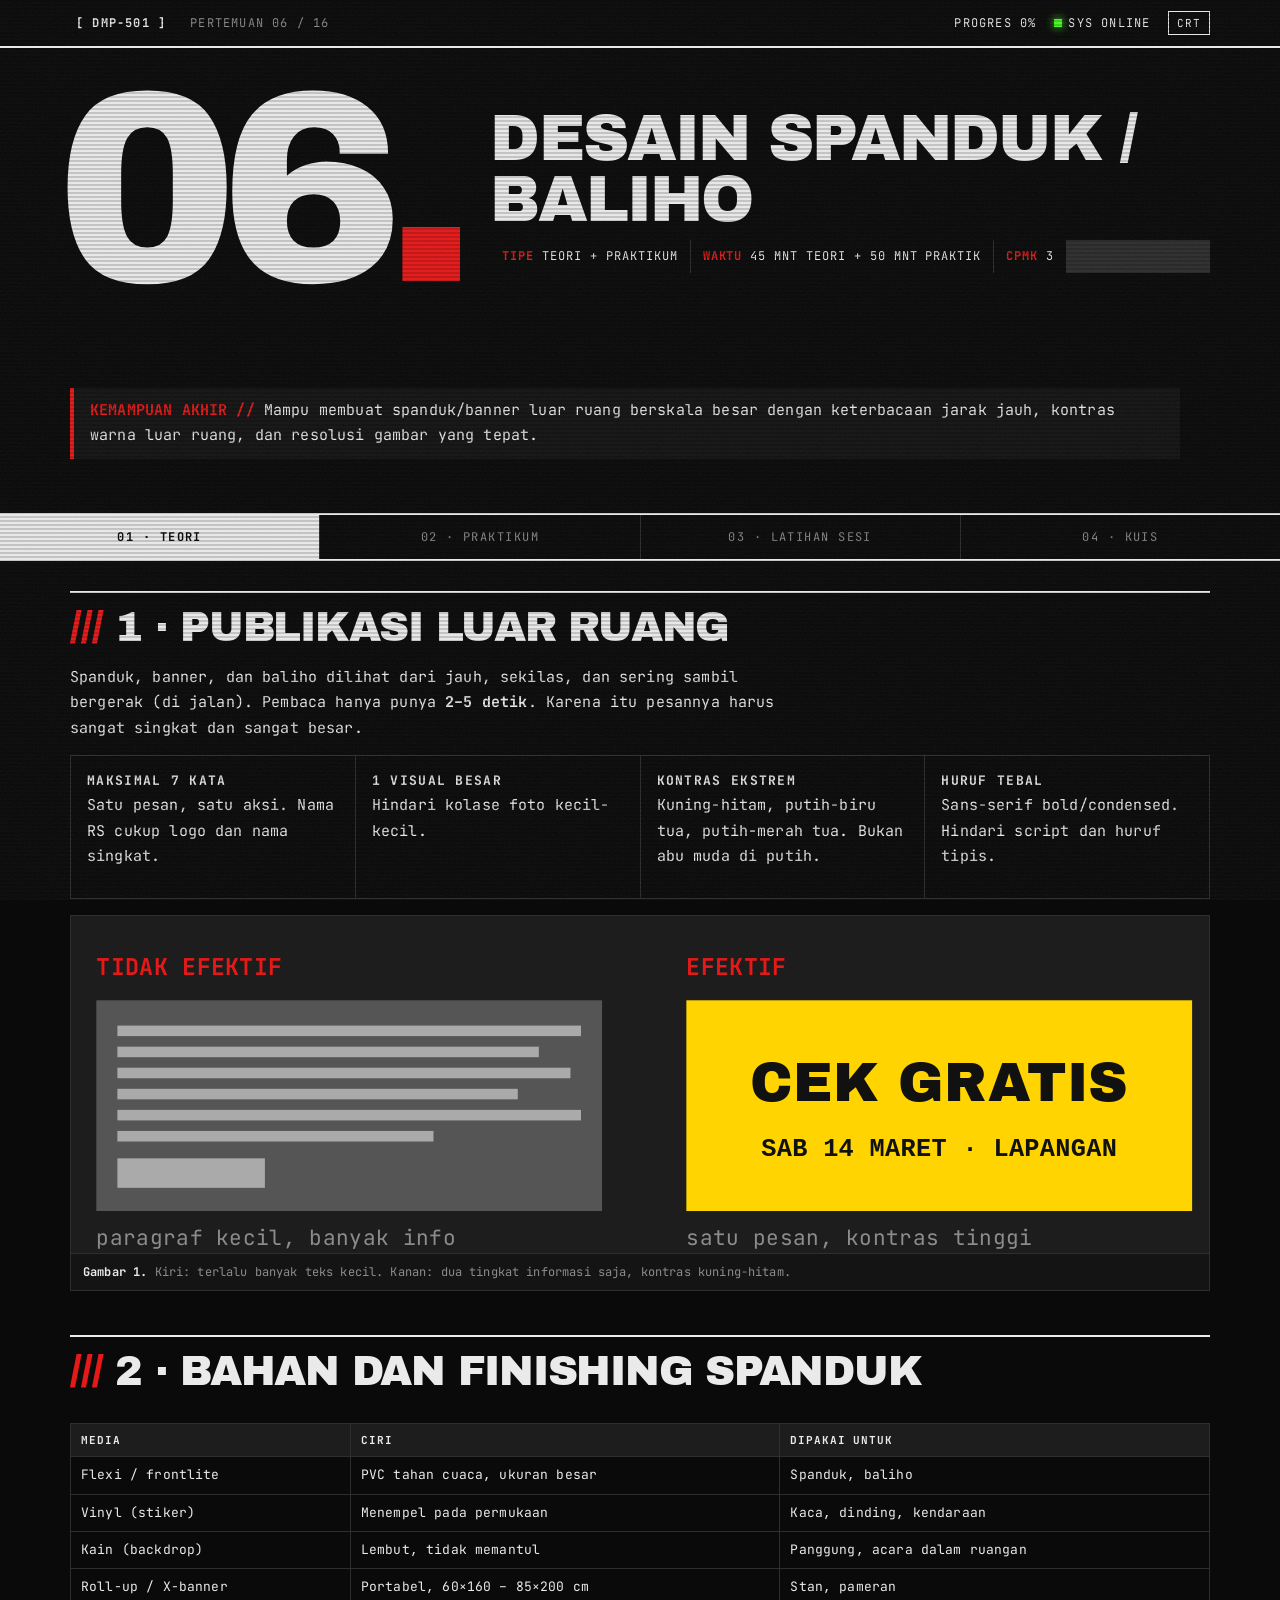
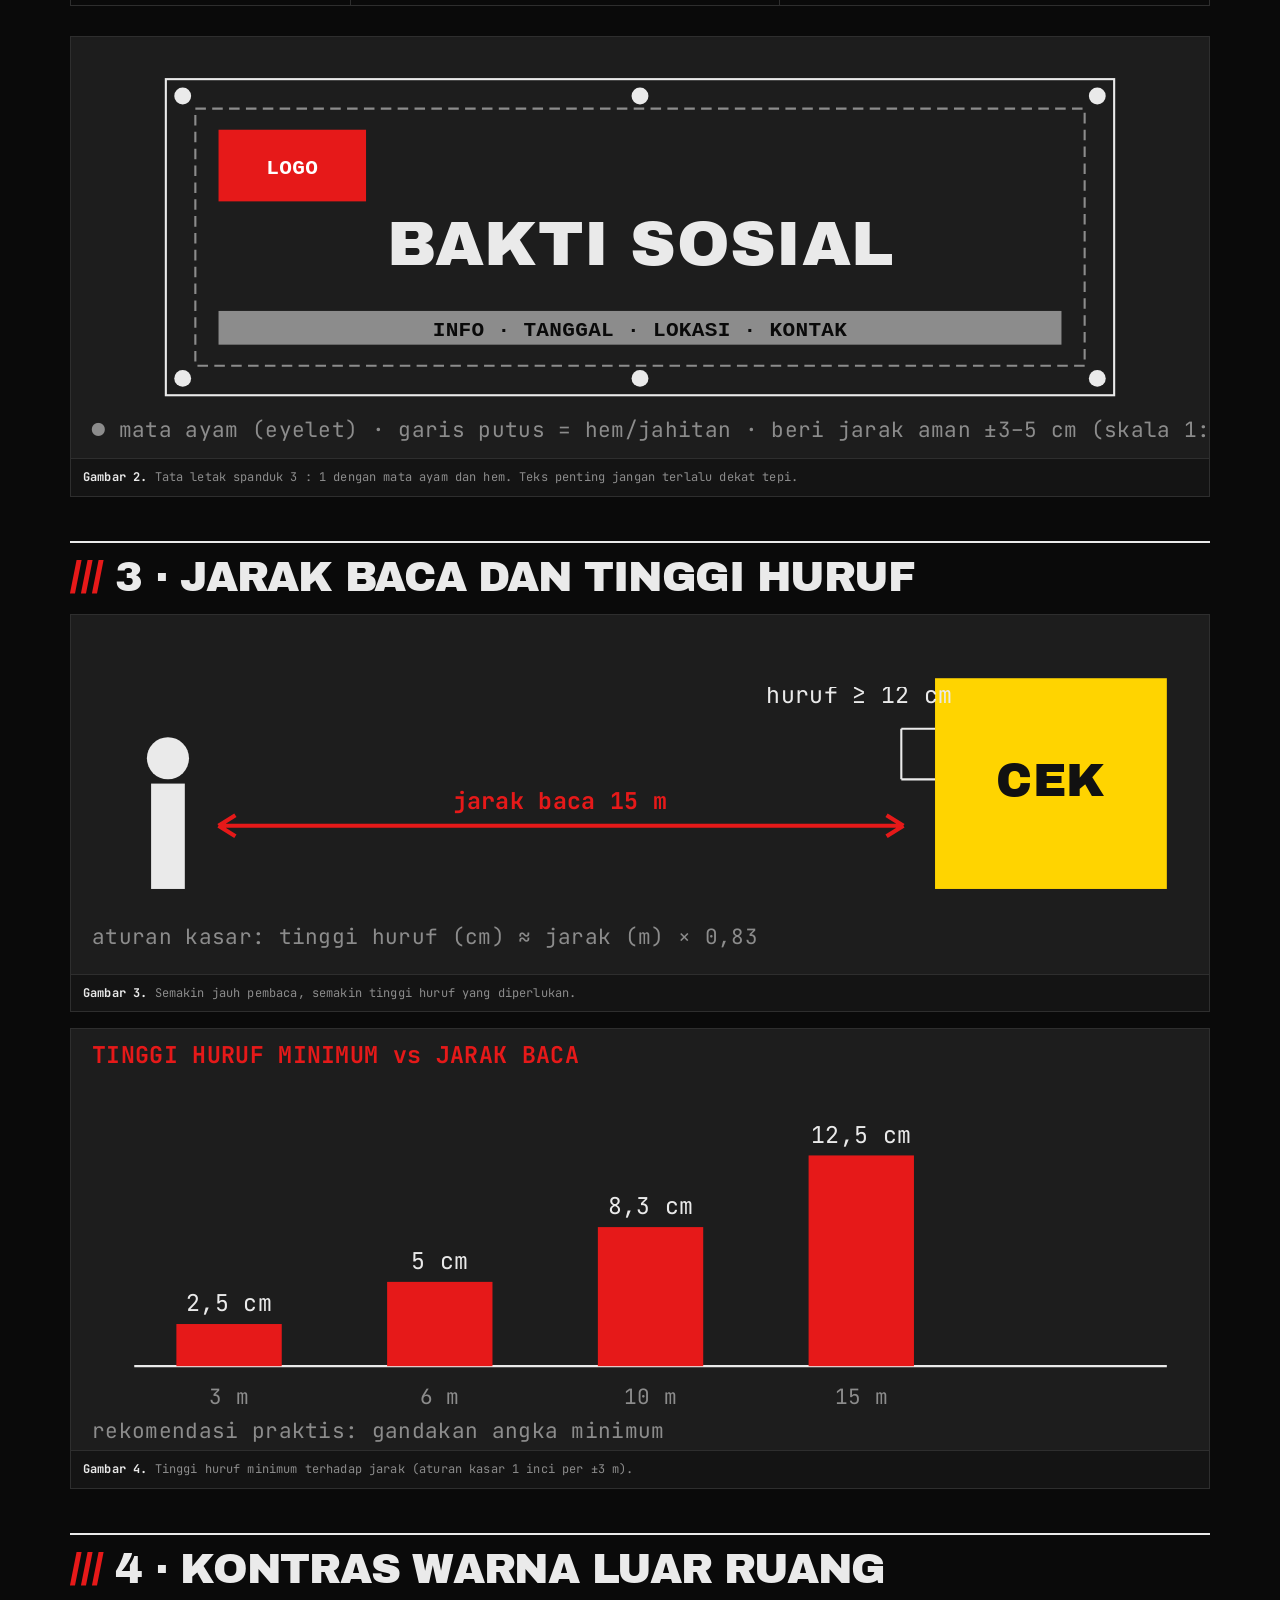
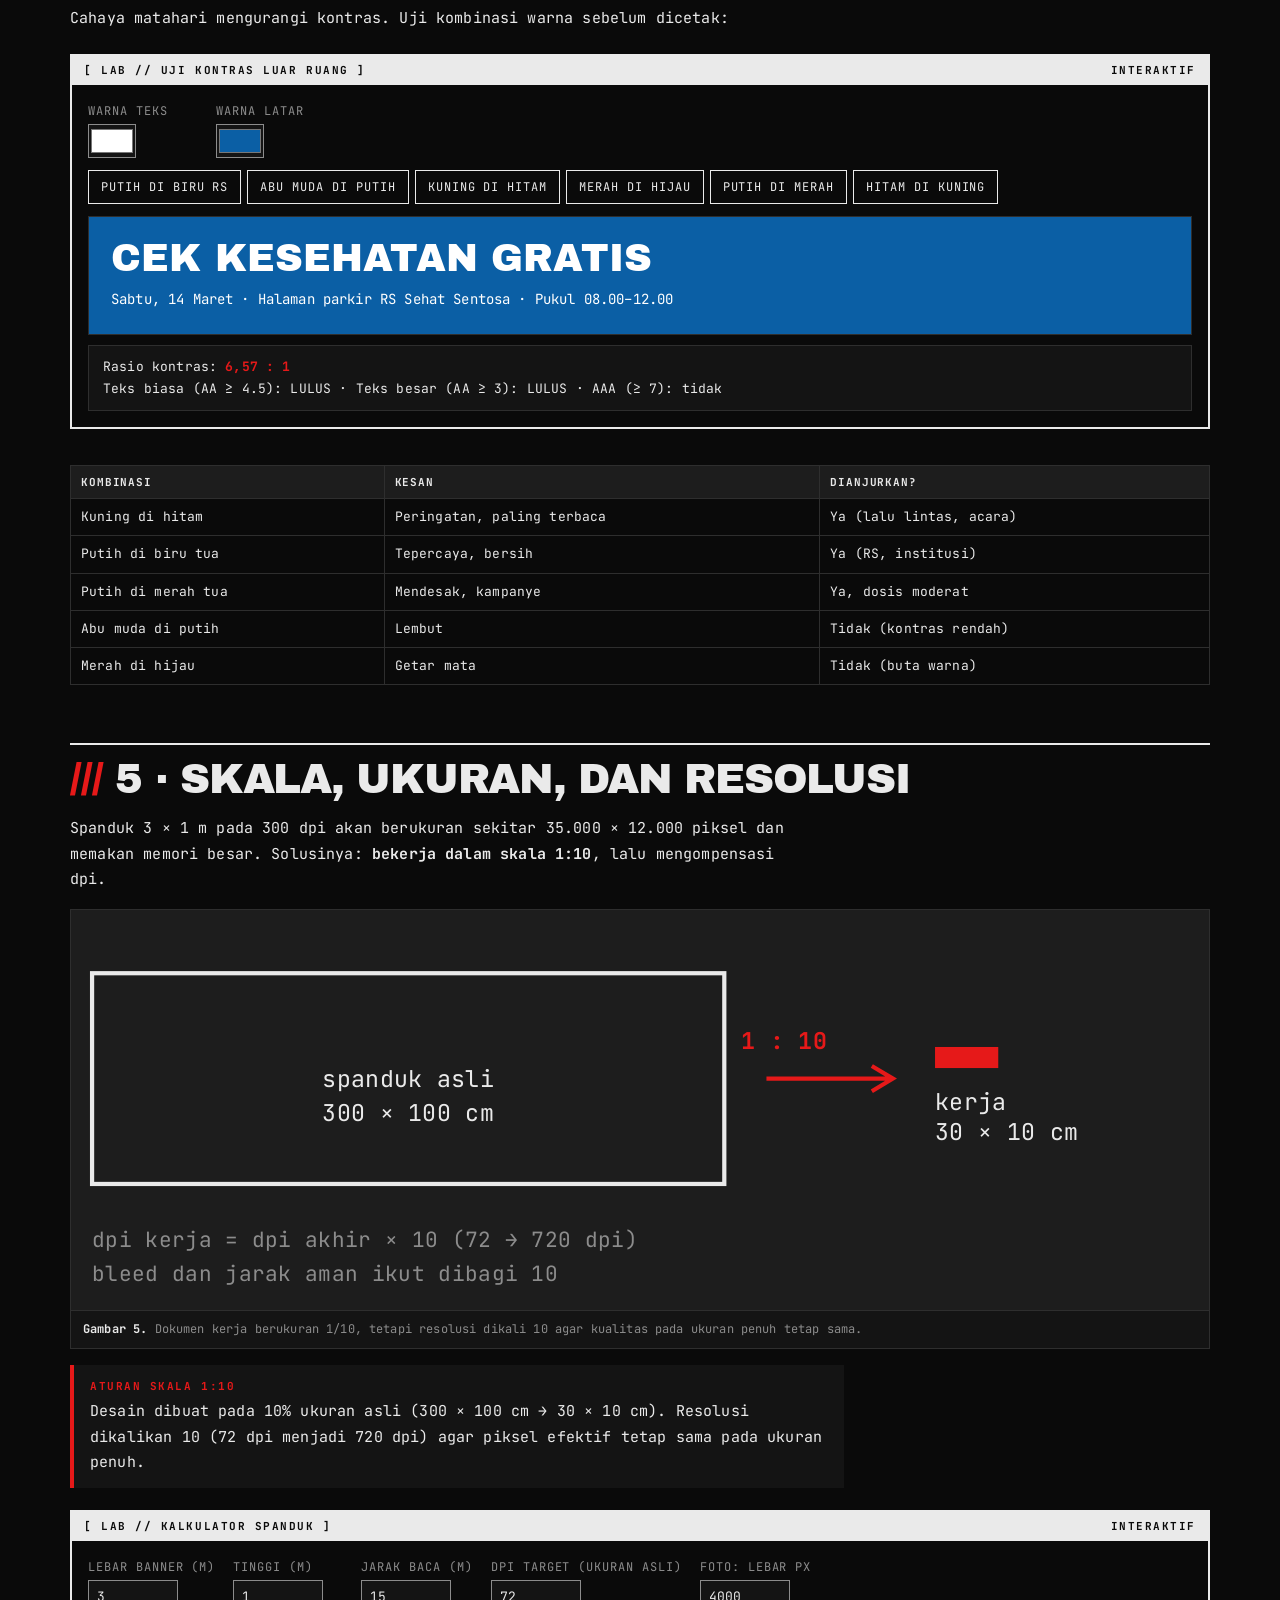
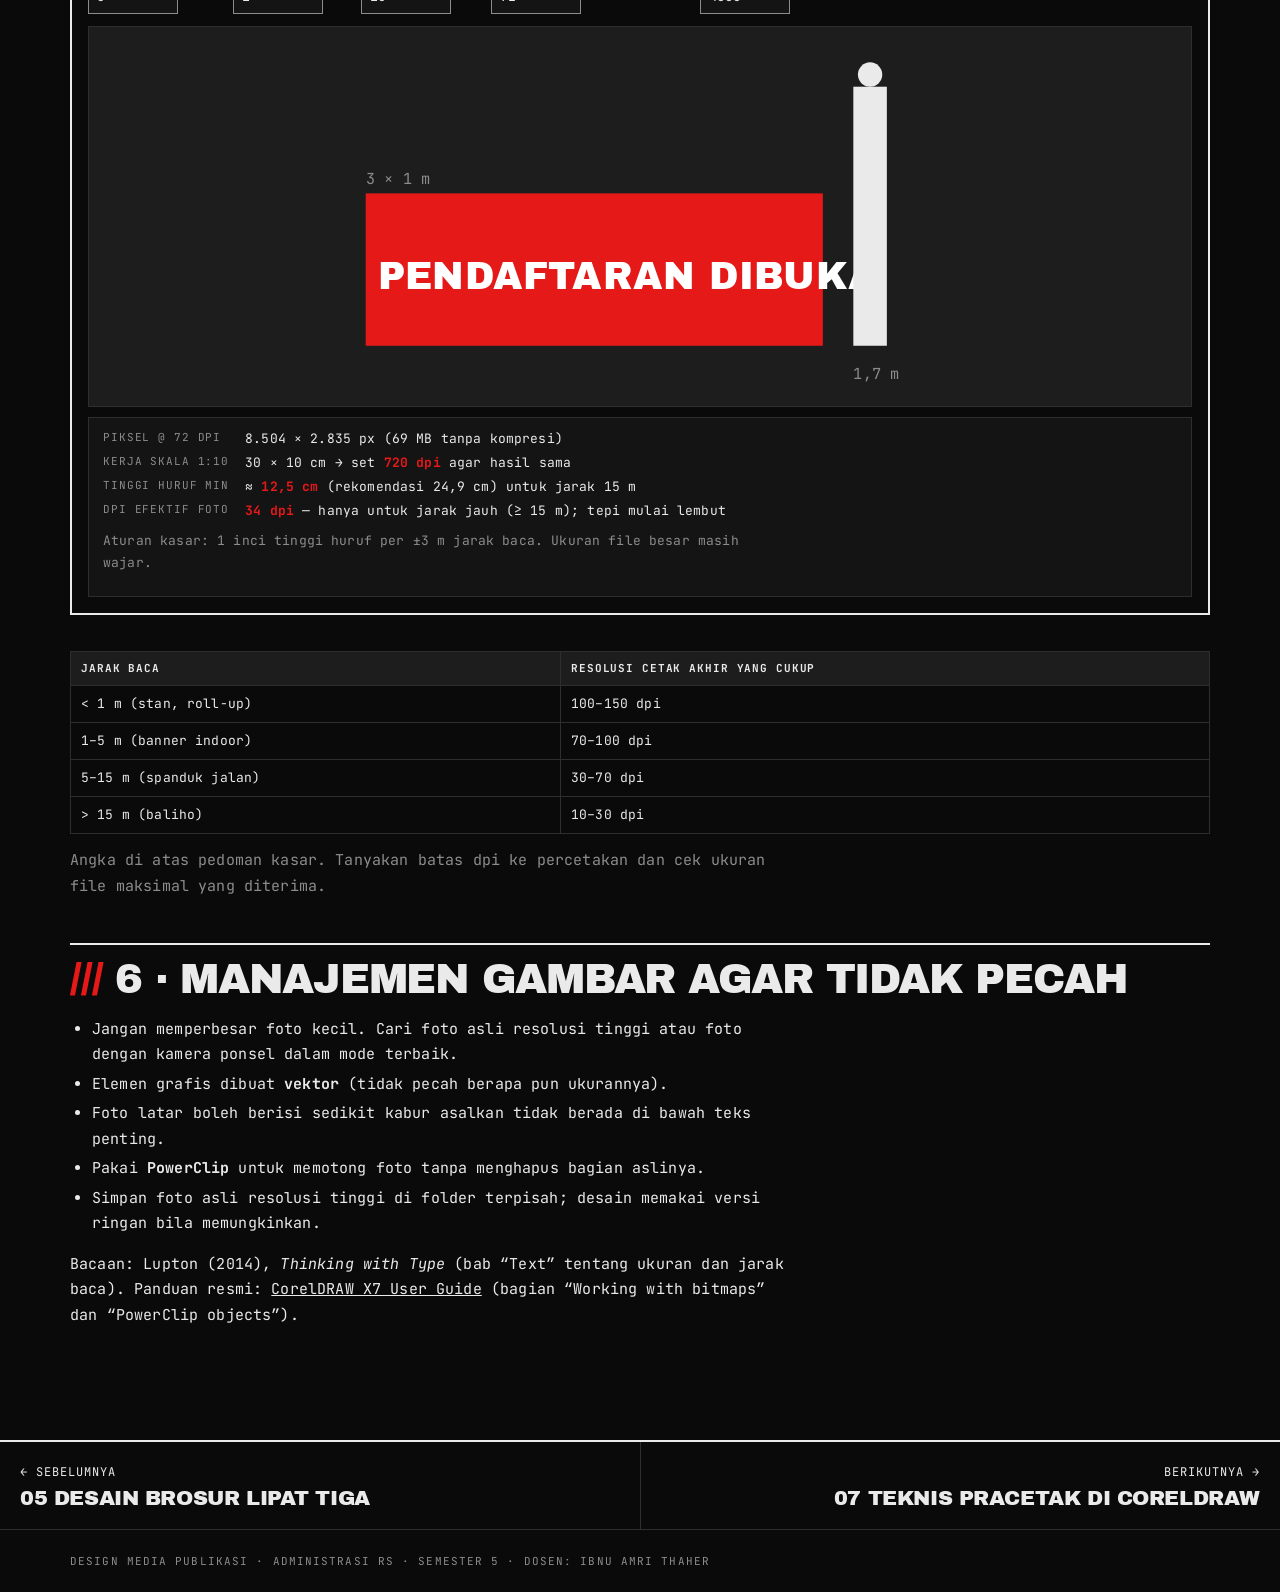
<file: pertemuan-06.html>
<!doctype html>
<html lang="id">
<head>
<meta charset="utf-8">
<meta name="viewport" content="width=device-width,initial-scale=1">
<title>Pertemuan 06</title>
<link rel="stylesheet" href="assets/style.css">
<script src="assets/app.js" defer></script>
<script src="assets/widgets1.js" defer></script>
<script src="assets/widgets2.js" defer></script>
<script src="assets/widgets3.js" defer></script>
</head>
<body data-week="6" data-cpmk="3" data-goal="Mampu membuat spanduk/banner luar ruang berskala besar dengan keterbacaan jarak jauh, kontras warna luar ruang, dan resolusi gambar yang tepat.">
<main>

<section data-tab="Teori">

  <h2>1 · Publikasi luar ruang</h2>
  <p>Spanduk, banner, dan baliho dilihat dari jauh, sekilas, dan sering sambil bergerak (di jalan). Pembaca hanya punya <b>2–5 detik</b>. Karena itu pesannya harus sangat singkat dan sangat besar.</p>
  <div class="grid">
    <div><h4>Maksimal 7 kata</h4><p>Satu pesan, satu aksi. Nama RS cukup logo dan nama singkat.</p></div>
    <div><h4>1 visual besar</h4><p>Hindari kolase foto kecil-kecil.</p></div>
    <div><h4>Kontras ekstrem</h4><p>Kuning-hitam, putih-biru tua, putih-merah tua. Bukan abu muda di putih.</p></div>
    <div><h4>Huruf tebal</h4><p>Sans-serif bold/condensed. Hindari script dan huruf tipis.</p></div>
  </div>
  <figure class="fig"><svg viewBox="0 0 540 160">
    <g transform="translate(0 0)"><rect x="12" y="40" width="240" height="100" style="fill:#555"/><rect x="22" y="52" width="220" height="5" class="dm" style="fill:#aaa"/><rect x="22" y="62" width="200" height="5" style="fill:#aaa"/><rect x="22" y="72" width="215" height="5" style="fill:#aaa"/><rect x="22" y="82" width="190" height="5" style="fill:#aaa"/><rect x="22" y="92" width="220" height="5" style="fill:#aaa"/><rect x="22" y="102" width="150" height="5" style="fill:#aaa"/><rect x="22" y="115" width="70" height="14" style="fill:#aaa"/>
    <text x="12" y="28" class="tr">TIDAK EFEKTIF</text><text x="12" y="156" class="tm">paragraf kecil, banyak info</text></g>
    <g transform="translate(280 0)"><rect x="12" y="40" width="240" height="100" style="fill:#FFD400"/><text x="132" y="88" text-anchor="middle" style="font:400 26px 'Archivo Black',Impact,sans-serif;fill:#111">CEK GRATIS</text><text x="132" y="114" text-anchor="middle" style="font:700 12px monospace;fill:#111">SAB 14 MARET · LAPANGAN</text>
    <text x="12" y="28" class="tr">EFEKTIF</text><text x="12" y="156" class="tm">satu pesan, kontras tinggi</text></g>
  </svg><figcaption><b>Gambar 1.</b> Kiri: terlalu banyak teks kecil. Kanan: dua tingkat informasi saja, kontras kuning-hitam.</figcaption></figure>

  <h2>2 · Bahan dan finishing spanduk</h2>
  <div class="tscroll"><table>
    <tr><th>Media</th><th>Ciri</th><th>Dipakai untuk</th></tr>
    <tr><td>Flexi / frontlite</td><td>PVC tahan cuaca, ukuran besar</td><td>Spanduk, baliho</td></tr>
    <tr><td>Vinyl (stiker)</td><td>Menempel pada permukaan</td><td>Kaca, dinding, kendaraan</td></tr>
    <tr><td>Kain (backdrop)</td><td>Lembut, tidak memantul</td><td>Panggung, acara dalam ruangan</td></tr>
    <tr><td>Roll-up / X-banner</td><td>Portabel, 60×160 – 85×200 cm</td><td>Stan, pameran</td></tr>
  </table></div>
  <figure class="fig"><svg viewBox="0 0 540 200">
    <rect x="45" y="20" width="450" height="150" class="sk"/>
    <rect x="59" y="34" width="422" height="122" class="sd" stroke-dasharray="5 3"/>
    <g class="fg"><circle cx="53" cy="28" r="4"/><circle cx="487" cy="28" r="4"/><circle cx="53" cy="162" r="4"/><circle cx="487" cy="162" r="4"/><circle cx="270" cy="28" r="4"/><circle cx="270" cy="162" r="4"/></g>
    <rect x="70" y="44" width="70" height="34" class="rd"/><text x="105" y="65" text-anchor="middle" style="font:700 10px monospace;fill:#fff">LOGO</text>
    <text x="270" y="108" text-anchor="middle" style="font:400 30px 'Archivo Black',Impact,sans-serif;fill:#EAEAEA">BAKTI SOSIAL</text>
    <rect x="70" y="130" width="400" height="16" class="dm"/><text x="270" y="142" text-anchor="middle" style="font:700 10px monospace;fill:#0A0A0A">INFO · TANGGAL · LOKASI · KONTAK</text>
    <text x="10" y="190" class="tm">● mata ayam (eyelet) · garis putus = hem/jahitan · beri jarak aman ±3–5 cm (skala 1:1)</text>
  </svg><figcaption><b>Gambar 2.</b> Tata letak spanduk 3 : 1 dengan mata ayam dan hem. Teks penting jangan terlalu dekat tepi.</figcaption></figure>

  <h2>3 · Jarak baca dan tinggi huruf</h2>
  <figure class="fig"><svg viewBox="0 0 540 170">
    <circle cx="46" cy="68" r="10" class="fg"/><rect x="38" y="80" width="16" height="50" class="fg"/>
    <path d="M70 100H395M70 100l8-5M70 100l8 5M395 100l-8-5M395 100l-8 5" class="sr" stroke-width="2"/>
    <text x="232" y="92" text-anchor="middle" class="tr">jarak baca 15 m</text>
    <rect x="410" y="30" width="110" height="100" style="fill:#FFD400"/><text x="465" y="86" text-anchor="middle" style="font:400 22px 'Archivo Black',Impact,sans-serif;fill:#111">CEK</text>
    <path d="M410 54h-16M410 78h-16M394 54v24" class="sk"/><text x="330" y="42" class="tx">huruf ≥ 12 cm</text>
    <text x="10" y="156" class="tm">aturan kasar: tinggi huruf (cm) ≈ jarak (m) × 0,83</text>
  </svg><figcaption><b>Gambar 3.</b> Semakin jauh pembaca, semakin tinggi huruf yang diperlukan.</figcaption></figure>
  <figure class="fig"><svg viewBox="0 0 540 200">
    <line x1="30" y1="160" x2="520" y2="160" class="sk"/>
    <g class="rd"><rect x="50" y="140" width="50" height="20"/><rect x="150" y="120" width="50" height="40"/><rect x="250" y="94" width="50" height="66"/><rect x="350" y="60" width="50" height="100"/></g>
    <g class="tx" text-anchor="middle"><text x="75" y="134">2,5 cm</text><text x="175" y="114">5 cm</text><text x="275" y="88">8,3 cm</text><text x="375" y="54">12,5 cm</text></g>
    <g class="tm" text-anchor="middle"><text x="75" y="178">3 m</text><text x="175" y="178">6 m</text><text x="275" y="178">10 m</text><text x="375" y="178">15 m</text></g>
    <text x="10" y="16" class="tr">TINGGI HURUF MINIMUM vs JARAK BACA</text>
    <text x="10" y="194" class="tm">rekomendasi praktis: gandakan angka minimum</text>
  </svg><figcaption><b>Gambar 4.</b> Tinggi huruf minimum terhadap jarak (aturan kasar 1 inci per ±3 m).</figcaption></figure>

  <h2>4 · Kontras warna luar ruang</h2>
  <p>Cahaya matahari mengurangi kontras. Uji kombinasi warna sebelum dicetak:</p>
  <div class="widget" data-w="contrast" data-title="UJI KONTRAS LUAR RUANG"></div>
  <div class="tscroll"><table>
    <tr><th>Kombinasi</th><th>Kesan</th><th>Dianjurkan?</th></tr>
    <tr><td>Kuning di hitam</td><td>Peringatan, paling terbaca</td><td>Ya (lalu lintas, acara)</td></tr>
    <tr><td>Putih di biru tua</td><td>Tepercaya, bersih</td><td>Ya (RS, institusi)</td></tr>
    <tr><td>Putih di merah tua</td><td>Mendesak, kampanye</td><td>Ya, dosis moderat</td></tr>
    <tr><td>Abu muda di putih</td><td>Lembut</td><td>Tidak (kontras rendah)</td></tr>
    <tr><td>Merah di hijau</td><td>Getar mata</td><td>Tidak (buta warna)</td></tr>
  </table></div>

  <h2>5 · Skala, ukuran, dan resolusi</h2>
  <p>Spanduk 3 × 1 m pada 300 dpi akan berukuran sekitar 35.000 × 12.000 piksel dan memakan memori besar. Solusinya: <b>bekerja dalam skala 1:10</b>, lalu mengompensasi dpi.</p>
  <figure class="fig"><svg viewBox="0 0 540 190">
    <rect x="10" y="30" width="300" height="100" class="sk" stroke-width="2"/><text x="160" y="84" text-anchor="middle" class="tx">spanduk asli</text><text x="160" y="100" text-anchor="middle" class="tx">300 × 100 cm</text>
    <path d="M330 80h60m-10-6l10 6-10 6" class="sr" stroke-width="2"/><text x="318" y="66" class="tr">1 : 10</text>
    <rect x="410" y="65" width="30" height="10" class="rd"/><text x="410" y="95" class="tx">kerja</text><text x="410" y="109" class="tx">30 × 10 cm</text>
    <text x="10" y="160" class="tm">dpi kerja = dpi akhir × 10 (72 → 720 dpi)</text>
    <text x="10" y="176" class="tm">bleed dan jarak aman ikut dibagi 10</text>
  </svg><figcaption><b>Gambar 5.</b> Dokumen kerja berukuran 1/10, tetapi resolusi dikali 10 agar kualitas pada ukuran penuh tetap sama.</figcaption></figure>
  <div class="callout"><b class="t">Aturan skala 1:10</b>Desain dibuat pada 10% ukuran asli (300 × 100 cm → 30 × 10 cm). Resolusi dikalikan 10 (72 dpi menjadi 720 dpi) agar piksel efektif tetap sama pada ukuran penuh.</div>
  <div class="widget" data-w="banner" data-title="KALKULATOR SPANDUK"></div>
  <div class="tscroll"><table>
    <tr><th>Jarak baca</th><th>Resolusi cetak akhir yang cukup</th></tr>
    <tr><td>&lt; 1 m (stan, roll-up)</td><td>100–150 dpi</td></tr>
    <tr><td>1–5 m (banner indoor)</td><td>70–100 dpi</td></tr>
    <tr><td>5–15 m (spanduk jalan)</td><td>30–70 dpi</td></tr>
    <tr><td>&gt; 15 m (baliho)</td><td>10–30 dpi</td></tr>
  </table></div>
  <p class="dim">Angka di atas pedoman kasar. Tanyakan batas dpi ke percetakan dan cek ukuran file maksimal yang diterima.</p>

  <h2>6 · Manajemen gambar agar tidak pecah</h2>
  <ul><li>Jangan memperbesar foto kecil. Cari foto asli resolusi tinggi atau foto dengan kamera ponsel dalam mode terbaik.</li><li>Elemen grafis dibuat <b>vektor</b> (tidak pecah berapa pun ukurannya).</li><li>Foto latar boleh berisi sedikit kabur asalkan tidak berada di bawah teks penting.</li><li>Pakai <b>PowerClip</b> untuk memotong foto tanpa menghapus bagian aslinya.</li><li>Simpan foto asli resolusi tinggi di folder terpisah; desain memakai versi ringan bila memungkinkan.</li></ul>
  <p class="refs">Bacaan: Lupton (2014), <i>Thinking with Type</i> (bab “Text” tentang ukuran dan jarak baca). Panduan resmi: <a href="https://product.corel.com/help/CorelDRAW/540229932/Main/EN/User-Guide/CorelDRAW-X7.pdf" target="_blank" rel="noopener">CorelDRAW X7 User Guide</a> (bagian “Working with bitmaps” dan “PowerClip objects”).</p>
</section>

<section data-tab="Praktikum">
  <div class="callout"><b class="t">Brief</b>Spanduk 3 × 1 m: “BAKTI SOSIAL KESEHATAN GRATIS · Sabtu 14 Maret · Lapangan Kecamatan”. Pesan inti: gratis, kapan, di mana. Kerjakan di skala 1:10.</div>

  <h2>A · Set-up skala 1:10</h2>
  <ol class="steps">
    <li>Hitung dengan kalkulator: ukuran kerja <b>30 × 10 cm</b> (300 × 100 mm).</li>
    <li><kbd>Ctrl</kbd>+<kbd>N</kbd>: ukuran <b>300 × 100 mm</b>, CMYK, <b>rendering 300 dpi</b> (kerja), mm.</li>
    <li>Bleed: percetakan spanduk umumnya meminta 1–3 cm pada ukuran asli (tanyakan dulu). Pada skala 1:10 itu menjadi <b>1–3 mm</b>; atur di Page Setup.</li>
    <li>Simpan dan beri catatan di nama file: <code>Spanduk_BaksosRS_skala1-10.cdr</code>.</li>
  </ol>

  <h2>B · Komposisi</h2>
  <ol class="steps">
    <li>Pilih orientasi bacaan: logo kiri atas, headline besar tengah, info bawah.</li>
    <li>Headline: <b>Oswald/Montserrat ExtraBold</b>. Tinggi huruf ≥ 20% tinggi spanduk.</li>
    <li>Terapkan hasil kalkulator: tinggi huruf minimum untuk jarak baca 15 m dan gandakan sebagai rekomendasi (ingat: pada skala 1:10 dibagi 10).</li>
    <li>Uji kontras warna latar–teks (≥ 7:1 bila bisa).</li>
  </ol>
  <div class="callout w"><b class="t">Checkpoint B</b>Berapa tinggi huruf headline pada ukuran asli? Cocokkan dengan hasil kalkulator.</div>

  <h2>C · Gambar resolusi tinggi tanpa memberatkan komputer</h2>
  <ol class="steps">
    <li>Impor foto tim medis (<kbd>Ctrl</kbd>+<kbd>I</kbd>) atau gunakan <b>Link to high-resolution file for output</b> (opsi di dialog impor) bila tersedia, sehingga CorelDRAW menampilkan versi ringan.</li>
    <li>Cek ukuran piksel: foto harus cukup untuk menutupi area. Hitung dpi efektif dengan kalkulator (kolom lebar foto px).</li>
    <li>Potong foto agar fokus pada wajah/aksi: gunakan <b>PowerClip</b> (<b>Object → PowerClip → Place Inside Frame</b>) ke dalam bentuk kotak, lalu atur posisinya.</li>
    <li>Bila foto terlalu besar, kecilkan dengan <b>Bitmaps → Resample</b> (kurangi ke dpi yang dibutuhkan, <b>jangan</b> memperbesar).</li>
  </ol>

  <h2>D · Finalisasi</h2>
  <ol class="steps">
    <li>Tambahkan penanda mata ayam bila diminta percetakan; biasanya cukup beri jarak aman ±3–5 cm (skala 1:1) dari tepi.</li>
    <li>Squint test: perkecil tampilan (zoom out) hingga lebar layar ≈ 20 cm. Masih terbaca?</li>
    <li>Cek ulang kontras dan pastikan tidak lebih dari 7 kata di headline.</li>
  </ol>
  <h2>E · Ekspor dan kumpul</h2>
  <ol class="steps"><li>Simpan <code>.cdr</code>.</li><li>Ekspor PDF dengan kompresi sedang atau sesuai format yang diminta percetakan.</li><li>Nama file: <code>NIM_Nama_Spanduk.pdf</code>.</li></ol>
  <h3>Masalah umum</h3>
  <div class="tscroll"><table>
    <tr><th>Gejala</th><th>Solusi</th></tr>
    <tr><td>CorelDRAW lambat / macet</td><td>Gunakan skala 1:10, link ke file resolusi tinggi, kurangi efek transparansi.</td></tr>
    <tr><td>Foto tampak buram</td><td>Hitung dpi efektif; cari foto lebih besar.</td></tr>
    <tr><td>Teks terlalu kecil dari jauh</td><td>Naikkan ke tinggi huruf rekomendasi.</td></tr>
    <tr><td>Warna berbeda dari layar</td><td>Gunakan CMYK dan minta contoh cetak kecil bila memungkinkan.</td></tr>
  </table></div>
</section>

<section data-tab="Latihan Sesi">
  <h2>Tugas sesi pertemuan 6</h2>
  <article class="task" data-id="hitung" data-min="10"><h3>Latihan 1 · Hitung skala</h3>
    <p>Gunakan kalkulator untuk tiga ukuran: (a) roll-up 0,8 × 2 m, (b) spanduk 4 × 1 m, (c) baliho 4 × 8 m. Untuk tiap ukuran tulis: ukuran kerja 1:10, dpi kerja, tinggi huruf minimum pada jarak baca yang kamu tentukan.</p>
    <textarea class="note" data-key="hitung"></textarea></article>
  <article class="task" data-id="foto" data-min="8"><h3>Latihan 2 · Foto ini cukup?</h3>
    <p>Foto 3000 px lebar akan dicetak pada spanduk 3 m. Berapa dpi efektifnya? Untuk jarak baca 15 m, apakah cukup? Bagaimana bila fotonya hanya 1200 px? Jawab dengan kalkulator.</p>
    <details><summary>Petunjuk</summary><p>dpi efektif = lebar foto (px) ÷ lebar cetak (inci). 3 m ≈ 118 inci.</p></details>
    <textarea class="note" data-key="foto"></textarea></article>
  <article class="task" data-id="kontras" data-min="8"><h3>Latihan 3 · Pilih warna luar ruang</h3>
    <p>Tentukan 2 kombinasi latar–teks dengan kontras ≥ 7:1 untuk spanduk kampanye kesehatan. Hindari merah-hijau.</p>
    <textarea class="note" data-key="kontras2"></textarea></article>
  <article class="task" data-id="spanduk" data-min="45"><h3>Latihan 4 · Spanduk acara RS</h3>
    <p>Kerjakan praktikum A–E. Syarat: ≤ 7 kata pada headline, 1 visual dominan, rasio kontras ≥ 4.5, tinggi huruf mengikuti hitungan jarak baca.</p>
    <details><summary>Rubrik</summary><ul><li>Keterbacaan jarak jauh (40%)</li><li>Ketepatan skala 1:10 dan dpi (30%)</li><li>Kualitas gambar tidak pecah (20%)</li><li>Kerapian file (10%)</li></ul></details></article>
  <article class="task" data-id="uji" data-min="10"><h3>Latihan 5 · Uji jarak</h3>
    <p>Tampilkan desainmu di layar, mundur 5 langkah. Minta temanmu menyebut pesan intinya dalam 3 detik. Catat hasil dan perbaiki.</p></article>
  <article class="task" data-id="survei" data-min="10"><h3>Latihan 6 · Survei spanduk di sekitar kampus</h3>
    <p>Foto satu spanduk nyata. Tentukan: jumlah kata, perkiraan jarak baca, apakah kontrasnya cukup, dan satu perbaikan konkret.</p>
    <textarea class="note" data-key="survei"></textarea></article>
</section>

<section data-tab="Kuis">
  <h2>Kuis</h2>
  <div class="quiz"><script type="application/json">[
    {"q":"Bekerja dalam skala 1:10 untuk spanduk 3 × 1 m berarti ukuran dokumen…","o":["300 × 100 cm","30 × 10 cm","3 × 1 cm","90 × 30 cm"],"a":1,"e":"Sepersepuluh ukuran asli."},
    {"q":"Jika dokumen berskala 1:10 dibuat 72 dpi, dpi pada ukuran asli adalah…","o":["72","7,2","720","7200"],"a":1,"e":"Dokumen kecil 72 dpi diperbesar 10× menjadi 7,2 dpi. Karena itu dpi kerja harus dikali 10 agar hasil akhir 72 dpi."},
    {"q":"Kombinasi warna terbaik untuk spanduk luar ruang adalah…","o":["Abu muda di atas putih","Kuning di atas hitam","Merah di atas hijau","Biru muda di atas biru"],"a":1,"e":"Kontras tinggi dan tidak bergantung pada pembeda warna."},
    {"q":"Jumlah kata ideal pada headline spanduk adalah…","o":["≤ 7","15–20","30","50"],"a":0,"e":"Pembaca hanya punya beberapa detik."},
    {"q":"Cara aman agar gambar tidak pecah pada spanduk adalah…","o":["Memperbesar foto kecil dengan Resample","Memakai foto resolusi cukup dan elemen vektor","Menurunkan kontras","Mengganti font"],"a":1,"e":"Resample hanya mengurangi, bukan menambah detail."},
    {"q":"Dengan aturan kasar ±0,83 cm per meter, tinggi huruf minimum untuk jarak 15 m adalah sekitar…","o":["2 cm","5 cm","12,5 cm","50 cm"],"a":2,"e":"15 × 0,83 ≈ 12,5 cm."},
    {"q":"Lubang di tepi spanduk untuk tali pengikat disebut…","o":["Bleed","Mata ayam (eyelet)","Gutter","Crop mark"],"a":1,"e":"Hem dan mata ayam adalah finishing spanduk."},
    {"q":"Bahan spanduk luar ruang yang paling umum adalah…","o":["Kertas HVS","Flexi / frontlite","Kertas koran","Kain tisu"],"a":1,"e":"Flexi tahan cuaca dan bisa dicetak ukuran besar."}
  ]</script></div>
</section>

</main>
</body>
</html>
</file>
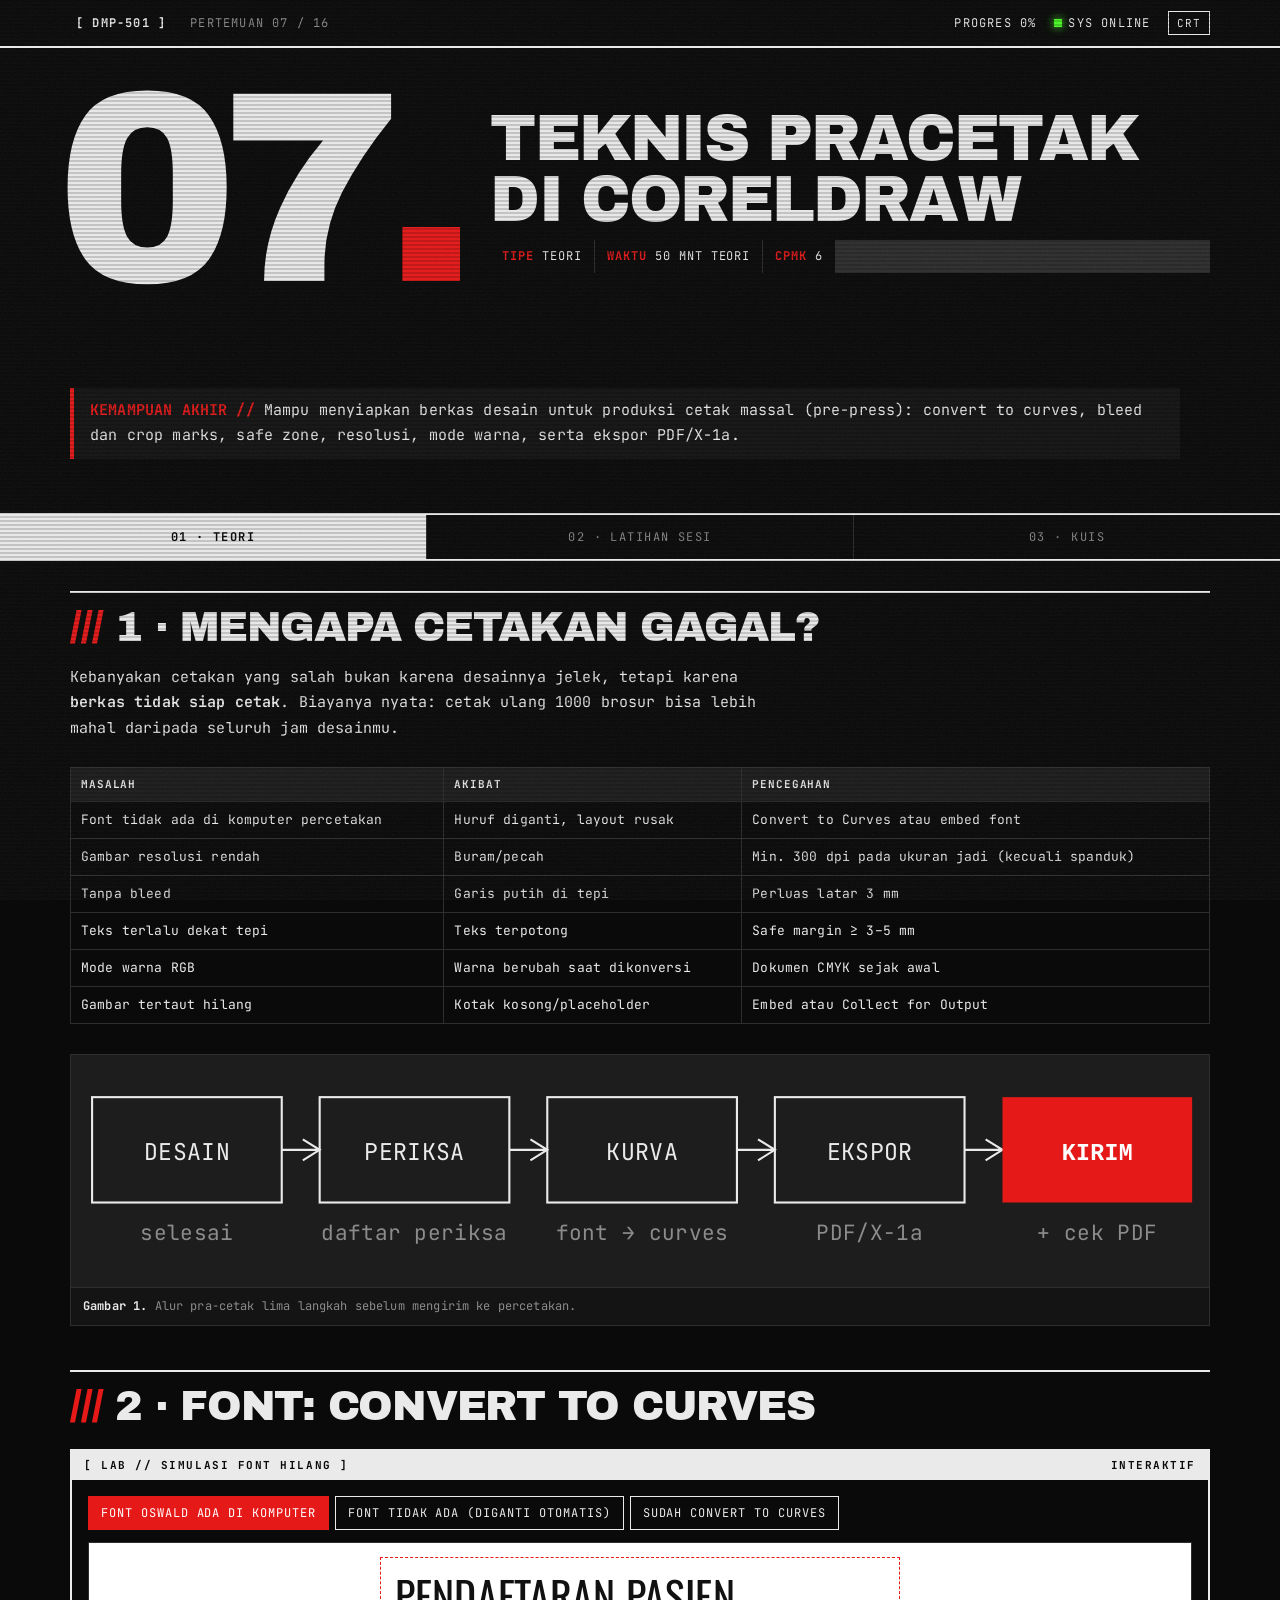
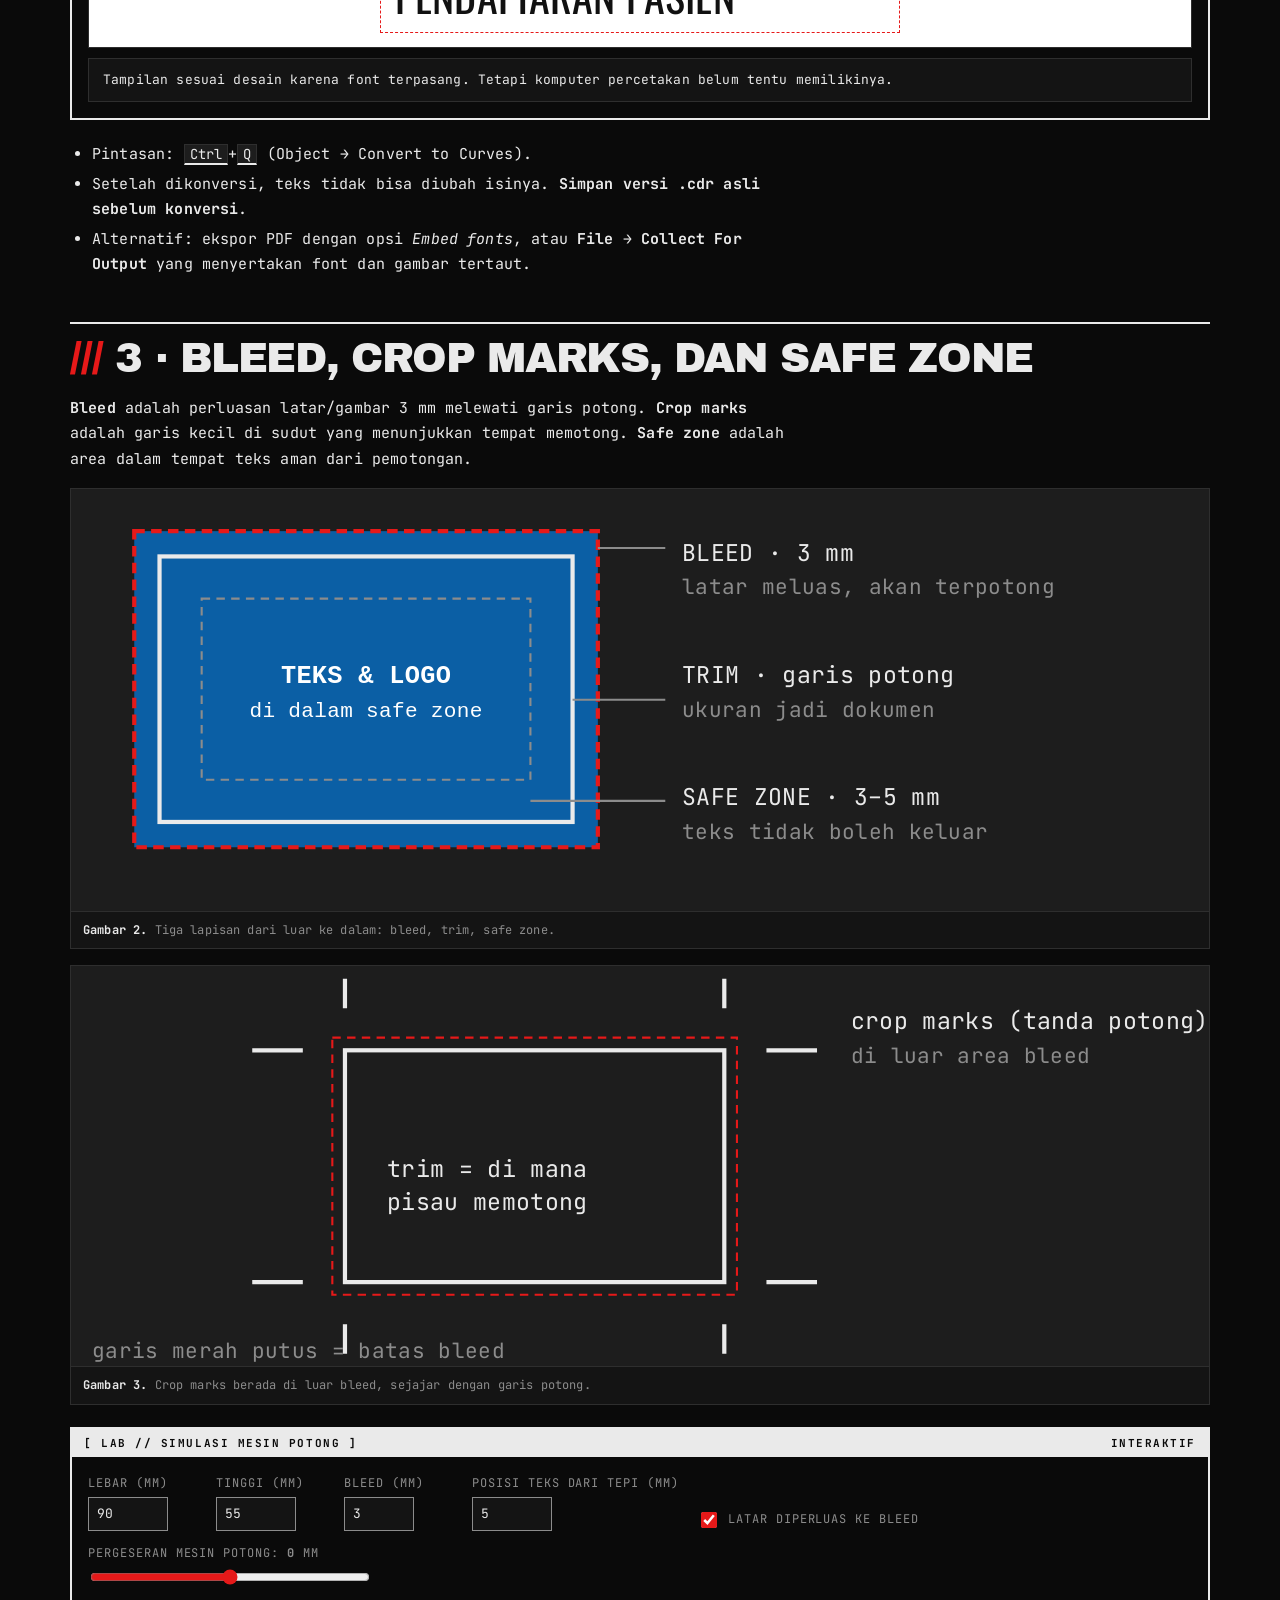
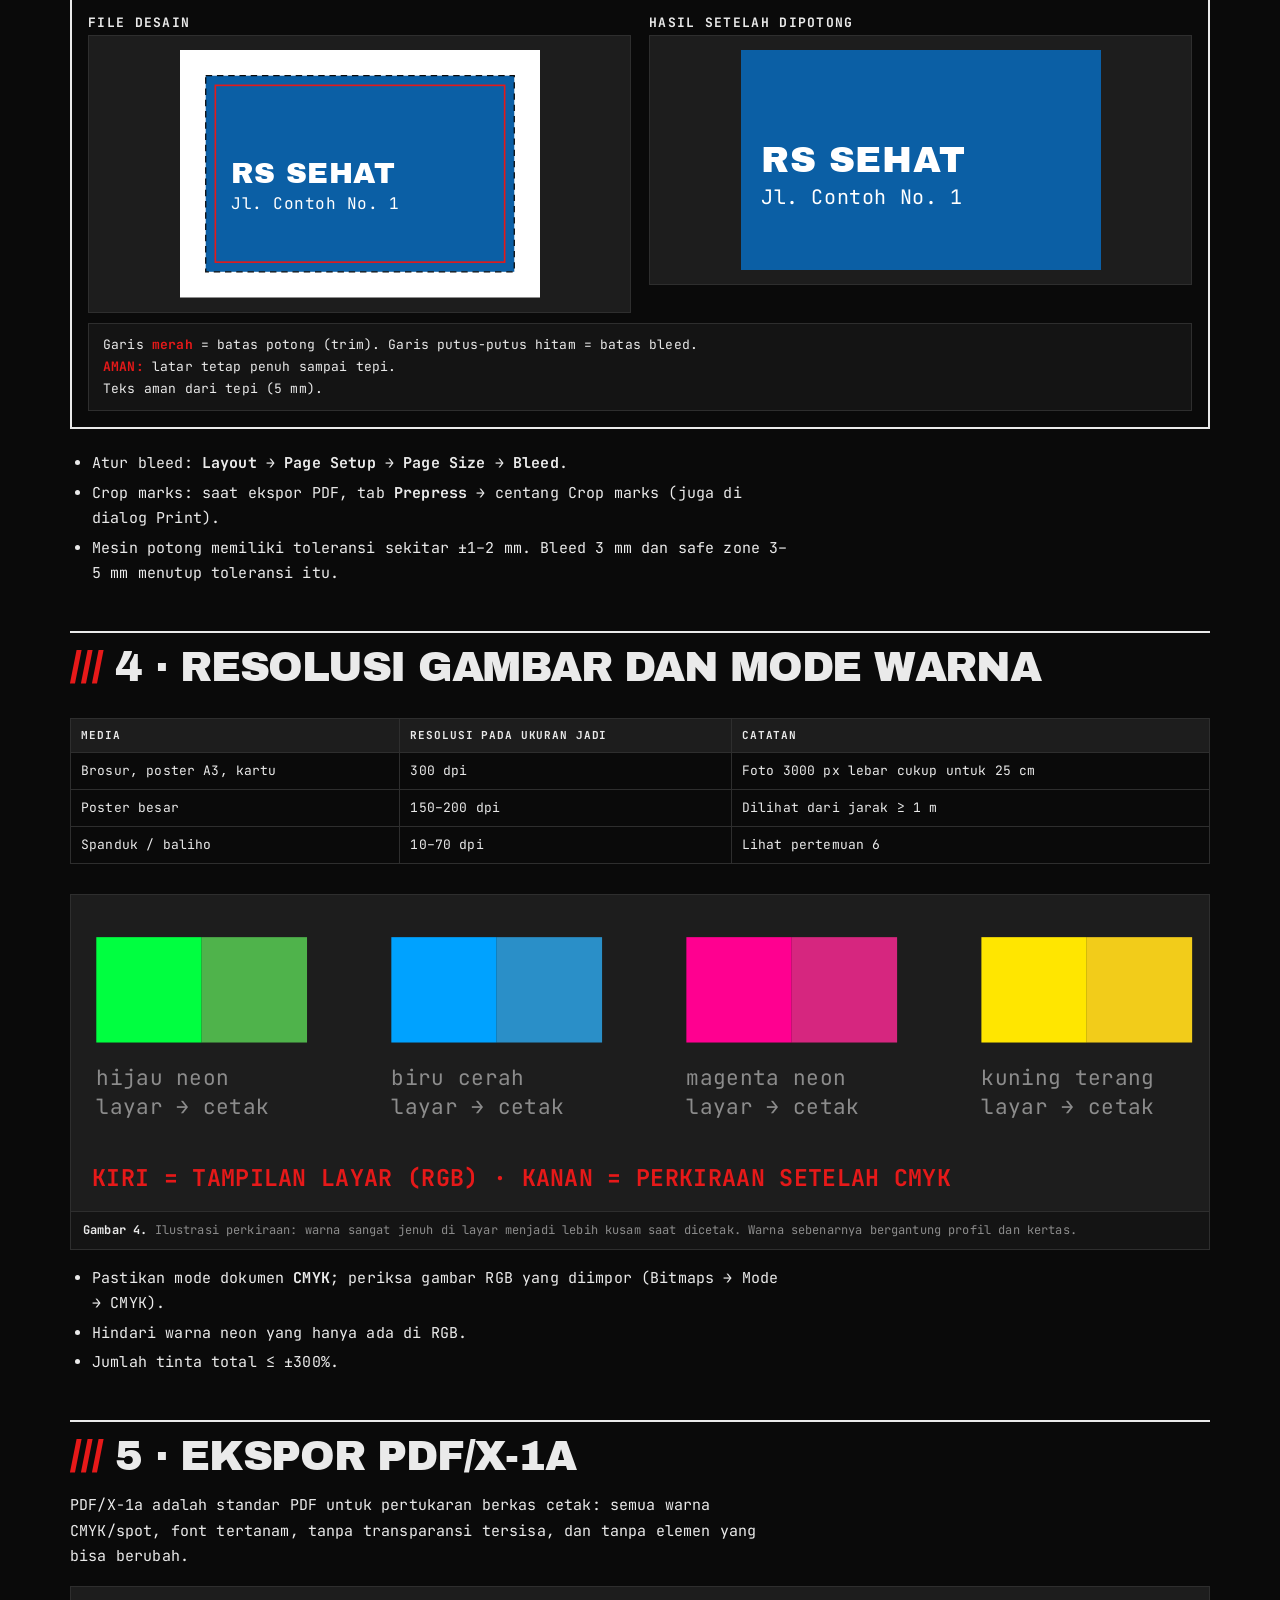
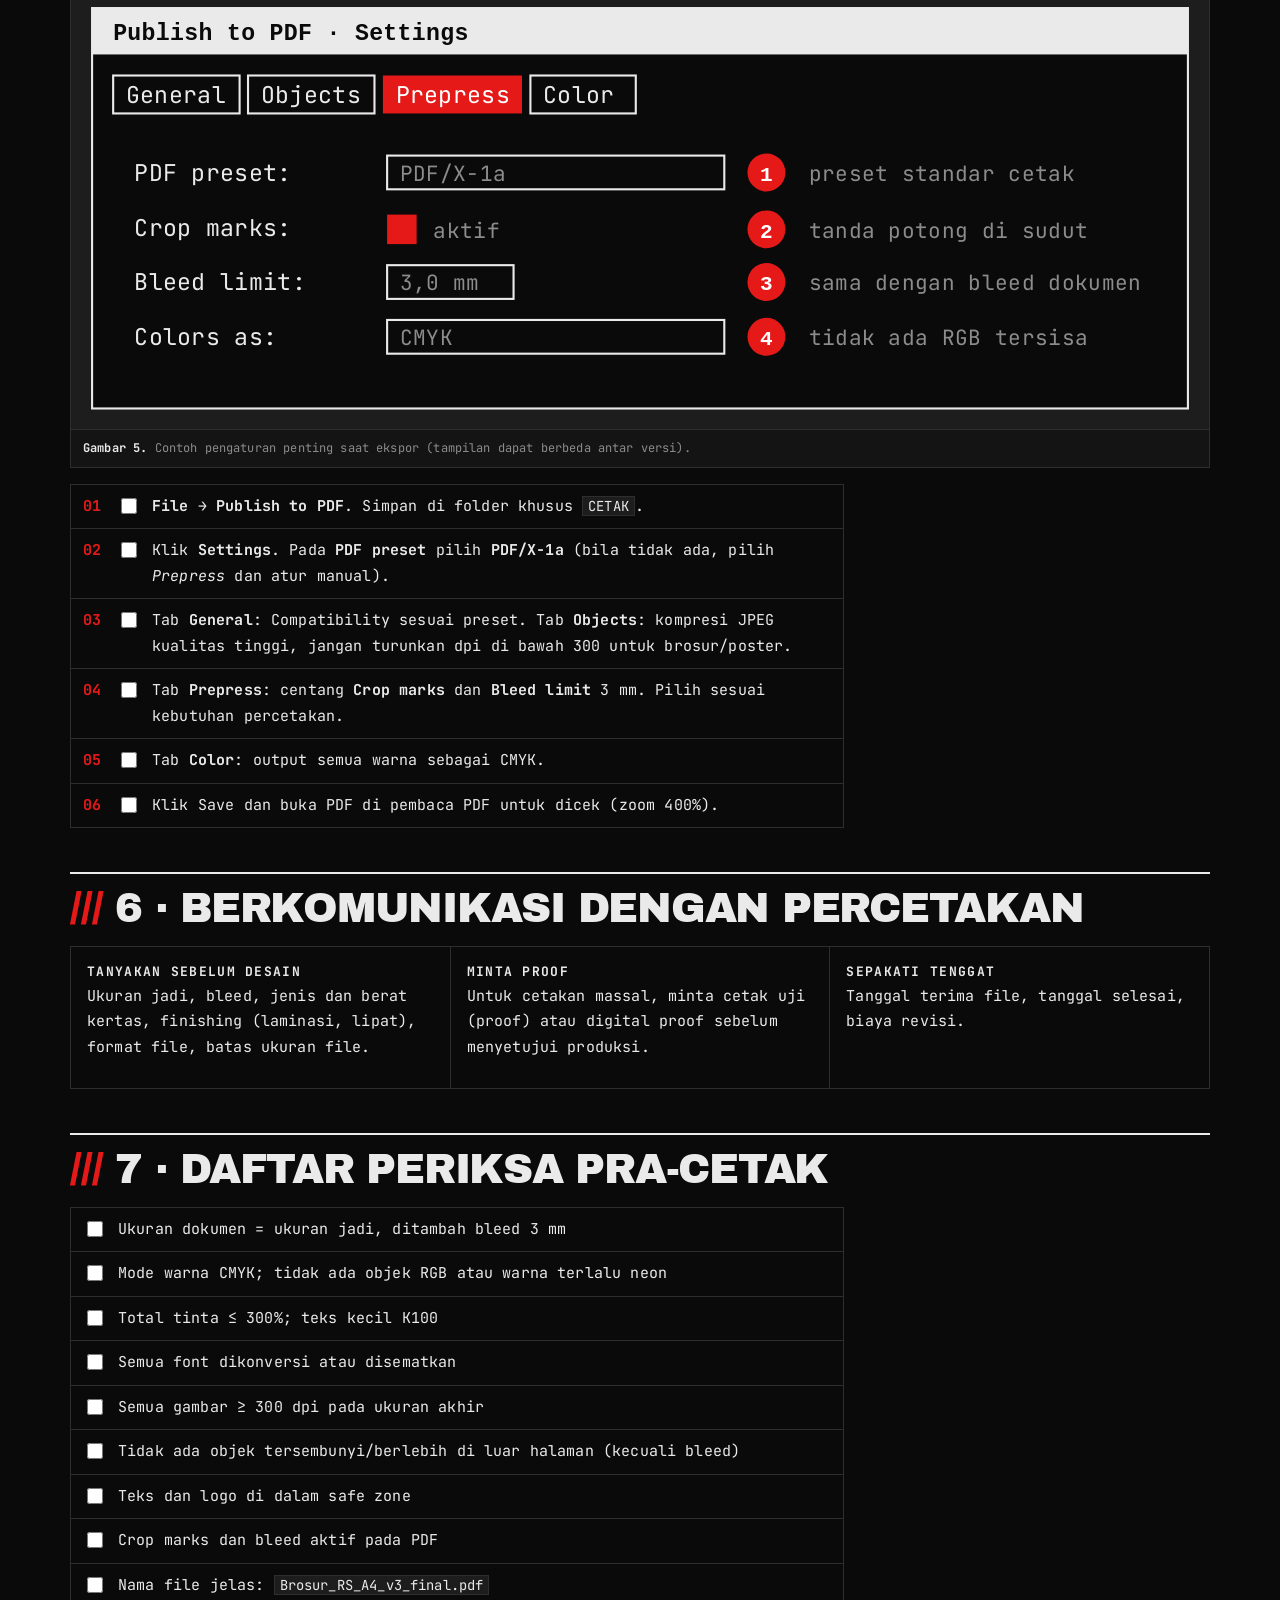
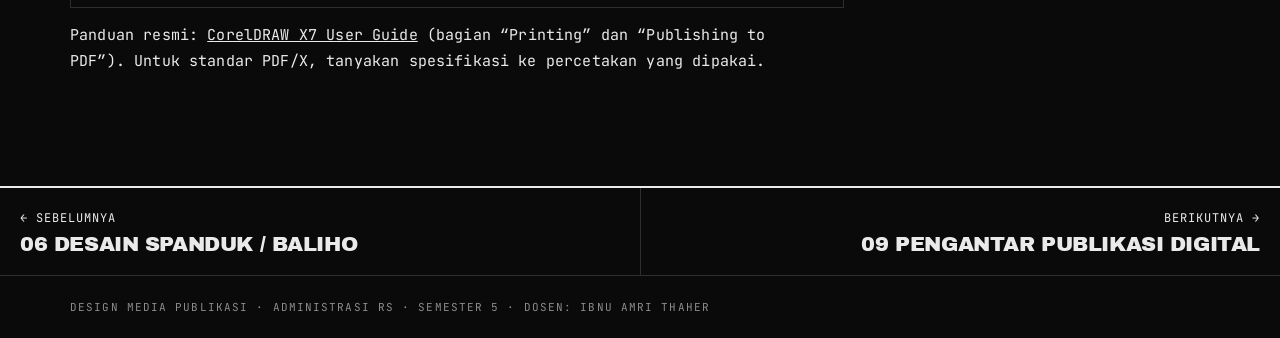
<file: pertemuan-07.html>
<!doctype html>
<html lang="id">
<head>
<meta charset="utf-8">
<meta name="viewport" content="width=device-width,initial-scale=1">
<title>Pertemuan 07</title>
<link rel="stylesheet" href="assets/style.css">
<script src="assets/app.js" defer></script>
<script src="assets/widgets1.js" defer></script>
<script src="assets/widgets2.js" defer></script>
<script src="assets/widgets3.js" defer></script>
</head>
<body data-week="7" data-cpmk="6" data-goal="Mampu menyiapkan berkas desain untuk produksi cetak massal (pre-press): convert to curves, bleed dan crop marks, safe zone, resolusi, mode warna, serta ekspor PDF/X-1a.">
<main>

<section data-tab="Teori">

  <h2>1 · Mengapa cetakan gagal?</h2>
  <p>Kebanyakan cetakan yang salah bukan karena desainnya jelek, tetapi karena <b>berkas tidak siap cetak</b>. Biayanya nyata: cetak ulang 1000 brosur bisa lebih mahal daripada seluruh jam desainmu.</p>
  <div class="tscroll"><table>
    <tr><th>Masalah</th><th>Akibat</th><th>Pencegahan</th></tr>
    <tr><td>Font tidak ada di komputer percetakan</td><td>Huruf diganti, layout rusak</td><td>Convert to Curves atau embed font</td></tr>
    <tr><td>Gambar resolusi rendah</td><td>Buram/pecah</td><td>Min. 300 dpi pada ukuran jadi (kecuali spanduk)</td></tr>
    <tr><td>Tanpa bleed</td><td>Garis putih di tepi</td><td>Perluas latar 3 mm</td></tr>
    <tr><td>Teks terlalu dekat tepi</td><td>Teks terpotong</td><td>Safe margin ≥ 3–5 mm</td></tr>
    <tr><td>Mode warna RGB</td><td>Warna berubah saat dikonversi</td><td>Dokumen CMYK sejak awal</td></tr>
    <tr><td>Gambar tertaut hilang</td><td>Kotak kosong/placeholder</td><td>Embed atau Collect for Output</td></tr>
  </table></div>
  <figure class="fig"><svg viewBox="0 0 540 110">
    <g><rect x="10" y="20" width="90" height="50" class="sk"/><text x="55" y="50" text-anchor="middle" class="tx">DESAIN</text><text x="55" y="88" text-anchor="middle" class="tm">selesai</text></g>
    <path d="M100 45h18M110 40l8 5-8 5" class="sk"/>
    <g><rect x="118" y="20" width="90" height="50" class="sk"/><text x="163" y="50" text-anchor="middle" class="tx">PERIKSA</text><text x="163" y="88" text-anchor="middle" class="tm">daftar periksa</text></g>
    <path d="M208 45h18M218 40l8 5-8 5" class="sk"/>
    <g><rect x="226" y="20" width="90" height="50" class="sk"/><text x="271" y="50" text-anchor="middle" class="tx">KURVA</text><text x="271" y="88" text-anchor="middle" class="tm">font → curves</text></g>
    <path d="M316 45h18M326 40l8 5-8 5" class="sk"/>
    <g><rect x="334" y="20" width="90" height="50" class="sk"/><text x="379" y="50" text-anchor="middle" class="tx">EKSPOR</text><text x="379" y="88" text-anchor="middle" class="tm">PDF/X-1a</text></g>
    <path d="M424 45h18M434 40l8 5-8 5" class="sk"/>
    <g><rect x="442" y="20" width="90" height="50" class="rd"/><text x="487" y="50" text-anchor="middle" style="font:700 11px monospace;fill:#fff">KIRIM</text><text x="487" y="88" text-anchor="middle" class="tm">+ cek PDF</text></g>
  </svg><figcaption><b>Gambar 1.</b> Alur pra-cetak lima langkah sebelum mengirim ke percetakan.</figcaption></figure>

  <h2>2 · Font: convert to curves</h2>
  <div class="widget" data-w="fontlost" data-title="SIMULASI FONT HILANG"></div>
  <ul><li>Pintasan: <kbd>Ctrl</kbd>+<kbd>Q</kbd> (Object → Convert to Curves).</li><li>Setelah dikonversi, teks tidak bisa diubah isinya. <b>Simpan versi .cdr asli sebelum konversi</b>.</li><li>Alternatif: ekspor PDF dengan opsi <i>Embed fonts</i>, atau <b>File → Collect For Output</b> yang menyertakan font dan gambar tertaut.</li></ul>

  <h2>3 · Bleed, crop marks, dan safe zone</h2>
  <p><b>Bleed</b> adalah perluasan latar/gambar 3 mm melewati garis potong. <b>Crop marks</b> adalah garis kecil di sudut yang menunjukkan tempat memotong. <b>Safe zone</b> adalah area dalam tempat teks aman dari pemotongan.</p>
  <figure class="fig"><svg viewBox="0 0 540 200">
    <rect x="30" y="20" width="220" height="150" style="fill:#0B5FA5" stroke-dasharray="5 3" class="sr" stroke-width="2"/>
    <rect x="42" y="32" width="196" height="126" class="sk" stroke-width="2"/>
    <rect x="62" y="52" width="156" height="86" class="sd" stroke-dasharray="4 3"/>
    <text x="140" y="92" text-anchor="middle" style="font:700 12px monospace;fill:#fff">TEKS &amp; LOGO</text><text x="140" y="108" text-anchor="middle" style="font:10px monospace;fill:#fff">di dalam safe zone</text>
    <g class="tx"><text x="290" y="34">BLEED · 3 mm</text><text x="290" y="50" class="tm">latar meluas, akan terpotong</text>
    <text x="290" y="92">TRIM · garis potong</text><text x="290" y="108" class="tm">ukuran jadi dokumen</text>
    <text x="290" y="150">SAFE ZONE · 3–5 mm</text><text x="290" y="166" class="tm">teks tidak boleh keluar</text></g>
    <path d="M250 28H282M238 100H282M218 148H282" class="sd"/>
  </svg><figcaption><b>Gambar 2.</b> Tiga lapisan dari luar ke dalam: bleed, trim, safe zone.</figcaption></figure>
  <figure class="fig"><svg viewBox="0 0 540 190">
    <rect x="130" y="40" width="180" height="110" class="sk" stroke-width="2"/>
    <rect x="124" y="34" width="192" height="122" class="sr" stroke-dasharray="4 3"/>
    <g class="sk" stroke-width="2"><path d="M110 40h-24M130 20v-14"/><path d="M330 40h24M310 20v-14"/><path d="M110 150h-24M130 170v14"/><path d="M330 150h24M310 170v14"/></g>
    <text x="370" y="30" class="tx">crop marks (tanda potong)</text><text x="370" y="46" class="tm">di luar area bleed</text>
    <text x="150" y="100" class="tx">trim = di mana</text><text x="150" y="116" class="tx">pisau memotong</text>
    <text x="10" y="186" class="tm">garis merah putus = batas bleed</text>
  </svg><figcaption><b>Gambar 3.</b> Crop marks berada di luar bleed, sejajar dengan garis potong.</figcaption></figure>
  <div class="widget" data-w="bleed" data-title="SIMULASI MESIN POTONG"></div>
  <ul><li>Atur bleed: <b>Layout → Page Setup → Page Size → Bleed</b>.</li><li>Crop marks: saat ekspor PDF, tab <b>Prepress</b> → centang Crop marks (juga di dialog Print).</li><li>Mesin potong memiliki toleransi sekitar ±1–2 mm. Bleed 3 mm dan safe zone 3–5 mm menutup toleransi itu.</li></ul>

  <h2>4 · Resolusi gambar dan mode warna</h2>
  <div class="tscroll"><table>
    <tr><th>Media</th><th>Resolusi pada ukuran jadi</th><th>Catatan</th></tr>
    <tr><td>Brosur, poster A3, kartu</td><td>300 dpi</td><td>Foto 3000 px lebar cukup untuk 25 cm</td></tr>
    <tr><td>Poster besar</td><td>150–200 dpi</td><td>Dilihat dari jarak ≥ 1 m</td></tr>
    <tr><td>Spanduk / baliho</td><td>10–70 dpi</td><td>Lihat pertemuan 6</td></tr>
  </table></div>
  <figure class="fig"><svg viewBox="0 0 540 150">
    <g><rect x="12" y="20" width="50" height="50" style="fill:#00FF40"/><rect x="62" y="20" width="50" height="50" style="fill:#4FB34B"/><text x="12" y="90" class="tm">hijau neon</text><text x="12" y="104" class="tm">layar → cetak</text></g>
    <g transform="translate(140 0)"><rect x="12" y="20" width="50" height="50" style="fill:#00A2FF"/><rect x="62" y="20" width="50" height="50" style="fill:#2A8FC8"/><text x="12" y="90" class="tm">biru cerah</text><text x="12" y="104" class="tm">layar → cetak</text></g>
    <g transform="translate(280 0)"><rect x="12" y="20" width="50" height="50" style="fill:#FF0090"/><rect x="62" y="20" width="50" height="50" style="fill:#D6267F"/><text x="12" y="90" class="tm">magenta neon</text><text x="12" y="104" class="tm">layar → cetak</text></g>
    <g transform="translate(420 0)"><rect x="12" y="20" width="50" height="50" style="fill:#FFE600"/><rect x="62" y="20" width="50" height="50" style="fill:#F2CC1A"/><text x="12" y="90" class="tm">kuning terang</text><text x="12" y="104" class="tm">layar → cetak</text></g>
    <text x="10" y="138" class="tr">KIRI = TAMPILAN LAYAR (RGB) · KANAN = PERKIRAAN SETELAH CMYK</text>
  </svg><figcaption><b>Gambar 4.</b> Ilustrasi perkiraan: warna sangat jenuh di layar menjadi lebih kusam saat dicetak. Warna sebenarnya bergantung profil dan kertas.</figcaption></figure>
  <ul><li>Pastikan mode dokumen <b>CMYK</b>; periksa gambar RGB yang diimpor (Bitmaps → Mode → CMYK).</li><li>Hindari warna neon yang hanya ada di RGB.</li><li>Jumlah tinta total ≤ ±300%.</li></ul>

  <h2>5 · Ekspor PDF/X-1a</h2>
  <p>PDF/X-1a adalah standar PDF untuk pertukaran berkas cetak: semua warna CMYK/spot, font tertanam, tanpa transparansi tersisa, dan tanpa elemen yang bisa berubah.</p>
  <figure class="fig"><svg viewBox="0 0 540 210">
    <rect x="10" y="10" width="520" height="190" class="bk" style="stroke:#EAEAEA"/>
    <rect x="10" y="10" width="520" height="22" class="fg"/><text x="20" y="25" style="font:700 11px monospace;fill:#0A0A0A">Publish to PDF · Settings</text>
    <g class="tx"><rect x="20" y="42" width="60" height="18" class="sk"/><text x="26" y="55">General</text><rect x="84" y="42" width="60" height="18" class="sk"/><text x="90" y="55">Objects</text><rect x="148" y="42" width="66" height="18" class="rd"/><text x="154" y="55" style="fill:#fff">Prepress</text><rect x="218" y="42" width="50" height="18" class="sk"/><text x="224" y="55">Color</text></g>
    <g class="tx"><text x="30" y="92">PDF preset:</text><rect x="150" y="80" width="160" height="16" class="sk"/><text x="156" y="92" class="tm">PDF/X-1a</text>
    <text x="30" y="118">Crop marks:</text><rect x="150" y="108" width="14" height="14" class="rd"/><text x="172" y="119" class="tm">aktif</text>
    <text x="30" y="144">Bleed limit:</text><rect x="150" y="132" width="60" height="16" class="sk"/><text x="156" y="144" class="tm">3,0 mm</text>
    <text x="30" y="170">Colors as:</text><rect x="150" y="158" width="160" height="16" class="sk"/><text x="156" y="170" class="tm">CMYK</text></g>
    <g class="rd"><circle cx="330" cy="88" r="9"/><circle cx="330" cy="115" r="9"/><circle cx="330" cy="140" r="9"/><circle cx="330" cy="166" r="9"/></g>
    <g style="font:700 10px monospace;fill:#fff" text-anchor="middle"><text x="330" y="92">1</text><text x="330" y="119">2</text><text x="330" y="144">3</text><text x="330" y="170">4</text></g>
    <g class="tm"><text x="350" y="92">preset standar cetak</text><text x="350" y="119">tanda potong di sudut</text><text x="350" y="144">sama dengan bleed dokumen</text><text x="350" y="170">tidak ada RGB tersisa</text></g>
  </svg><figcaption><b>Gambar 5.</b> Contoh pengaturan penting saat ekspor (tampilan dapat berbeda antar versi).</figcaption></figure>
  <ol class="steps">
    <li><b>File → Publish to PDF</b>. Simpan di folder khusus <code>CETAK</code>.</li>
    <li>Klik <b>Settings</b>. Pada <b>PDF preset</b> pilih <b>PDF/X-1a</b> (bila tidak ada, pilih <i>Prepress</i> dan atur manual).</li>
    <li>Tab <b>General</b>: Compatibility sesuai preset. Tab <b>Objects</b>: kompresi JPEG kualitas tinggi, jangan turunkan dpi di bawah 300 untuk brosur/poster.</li>
    <li>Tab <b>Prepress</b>: centang <b>Crop marks</b> dan <b>Bleed limit</b> 3 mm. Pilih sesuai kebutuhan percetakan.</li>
    <li>Tab <b>Color</b>: output semua warna sebagai CMYK.</li>
    <li>Klik Save dan buka PDF di pembaca PDF untuk dicek (zoom 400%).</li>
  </ol>

  <h2>6 · Berkomunikasi dengan percetakan</h2>
  <div class="grid">
    <div><h4>Tanyakan sebelum desain</h4><p>Ukuran jadi, bleed, jenis dan berat kertas, finishing (laminasi, lipat), format file, batas ukuran file.</p></div>
    <div><h4>Minta proof</h4><p>Untuk cetakan massal, minta cetak uji (proof) atau digital proof sebelum menyetujui produksi.</p></div>
    <div><h4>Sepakati tenggat</h4><p>Tanggal terima file, tanggal selesai, biaya revisi.</p></div>
  </div>

  <h2>7 · Daftar periksa pra-cetak</h2>
  <ul class="check">
    <li>Ukuran dokumen = ukuran jadi, ditambah bleed 3 mm</li>
    <li>Mode warna CMYK; tidak ada objek RGB atau warna terlalu neon</li>
    <li>Total tinta ≤ 300%; teks kecil K100</li>
    <li>Semua font dikonversi atau disematkan</li>
    <li>Semua gambar ≥ 300 dpi pada ukuran akhir</li>
    <li>Tidak ada objek tersembunyi/berlebih di luar halaman (kecuali bleed)</li>
    <li>Teks dan logo di dalam safe zone</li>
    <li>Crop marks dan bleed aktif pada PDF</li>
    <li>Nama file jelas: <code>Brosur_RS_A4_v3_final.pdf</code></li>
  </ul>
  <p class="refs">Panduan resmi: <a href="https://product.corel.com/help/CorelDRAW/540229932/Main/EN/User-Guide/CorelDRAW-X7.pdf" target="_blank" rel="noopener">CorelDRAW X7 User Guide</a> (bagian “Printing” dan “Publishing to PDF”). Untuk standar PDF/X, tanyakan spesifikasi ke percetakan yang dipakai.</p>
</section>

<section data-tab="Latihan Sesi">
  <h2>Tugas sesi pertemuan 7</h2>
  <article class="task" data-id="audit" data-min="25"><h3>Latihan 1 · Audit pre-press berkasmu</h3>
    <p>Buka draf poster (minggu 4) atau brosur (minggu 5). Periksa dengan daftar periksa di tab Teori. Untuk tiap butir tulis <b>LULUS</b> atau <b>GAGAL + perbaikan</b>.</p>
    <textarea class="note" data-key="audit" placeholder="1. Ukuran: ..&#10;2. Mode warna: ..&#10;..."></textarea></article>
  <article class="task" data-id="bleed" data-min="10"><h3>Latihan 2 · Uji bleed di simulator</h3>
    <p>Dengan simulator mesin potong: (a) matikan bleed lalu geser potongan 1 mm, apa yang terjadi? (b) nyalakan bleed 3 mm dan geser 2 mm, apa yang terjadi? (c) tempatkan teks 2 mm dari tepi dan geser 2 mm. Catat temuan.</p>
    <textarea class="note" data-key="bleed"></textarea></article>
  <article class="task" data-id="curves" data-min="15"><h3>Latihan 3 · Convert to curves yang aman</h3>
    <ol class="steps"><li>Simpan salinan <code>.cdr</code> dengan nama <code>_EDITABLE</code>.</li><li><kbd>Ctrl</kbd>+<kbd>A</kbd> lalu <kbd>Ctrl</kbd>+<kbd>Q</kbd>.</li><li>Simpan salinan lain bernama <code>_CETAK</code>.</li><li>Pindahkan file ke komputer lain atau ganti nama font untuk membuktikan tampilan tidak berubah.</li></ol></article>
  <article class="task" data-id="pdf" data-min="15"><h3>Latihan 4 · Ekspor PDF/X-1a</h3>
    <p>Ekspor berkas dengan crop marks dan bleed 3 mm. Buka PDF-nya dan ambil dua tangkapan layar: sudut dengan crop marks, dan info font (File → Properties → Fonts pada pembaca PDF).</p></article>
  <article class="task" data-id="kuis" data-min="10"><h3>Latihan 5 · Cari kesalahan</h3>
    <p>Kerjakan kuis “temukan kesalahan” pada tab Kuis. Diskusikan jawaban yang salah dengan teman.</p></article>
  <article class="task" data-id="tanya" data-min="10"><h3>Latihan 6 · Surat pesanan cetak</h3>
    <p>Tulis spesifikasi pesanan cetak untuk brosurmu (ukuran jadi, bleed, kertas, jumlah, finishing, format file, tenggat). Anggap kamu mengirim ke percetakan.</p>
    <textarea class="note" data-key="tanya" placeholder="Ukuran:&#10;Bleed:&#10;Kertas:&#10;Jumlah:&#10;Finishing:&#10;Format file:&#10;Tenggat:"></textarea></article>
</section>

<section data-tab="Kuis">
  <h2>Kuis: temukan kesalahan</h2>
  <div class="quiz"><script type="application/json">[
    {"q":"Berkas brosur memakai font Poppins dan tidak diubah ke kurva, lalu dikirim ke percetakan yang tidak punya Poppins. Masalah utama?","o":["Tidak ada, PDF otomatis aman","Font diganti dan tata letak bergeser","Warna berubah menjadi RGB","Bleed hilang"],"a":1,"e":"Font pengganti memiliki lebar berbeda. Convert to Curves atau embed font mencegahnya."},
    {"q":"Latar biru berhenti tepat di garis potong, tanpa bleed. Setelah dipotong mesin yang meleset 1 mm, yang terlihat adalah…","o":["Garis putih tipis di tepi","Teks lebih tebal","Warna lebih gelap","Tidak ada masalah"],"a":0,"e":"Tanpa bleed, pergeseran sekecil apa pun menampakkan kertas putih."},
    {"q":"Besar bleed standar yang umum diminta percetakan untuk brosur dan kartu adalah…","o":["0,1 mm","3 mm","30 mm","100 mm"],"a":1,"e":"3 mm adalah standar umum; konfirmasi ke percetakan."},
    {"q":"Gambar 72 dpi pada ukuran jadi A4 untuk brosur sebaiknya…","o":["Dipakai saja","Diganti dengan gambar ≥ 300 dpi","Diperbesar dengan Resample","Diberi outline"],"a":1,"e":"Resample tidak menambah detail."},
    {"q":"Setelah Convert to Curves, teks…","o":["Tetap bisa diedit sebagai teks","Menjadi objek vektor, tidak bisa diedit sebagai teks","Hilang","Menjadi bitmap"],"a":1,"e":"Karena itu simpan salinan editable."},
    {"q":"Preset PDF yang dipilih untuk kiriman ke percetakan offset sesuai materi adalah…","o":["PDF for the Web","PDF/X-1a","Office","Draft"],"a":1,"e":"PDF/X-1a: CMYK, font tertanam, siap cetak."},
    {"q":"Teks diletakkan 1 mm dari garis potong. Risiko terbesar?","o":["Tidak terbaca di layar","Terpotong saat pemotongan","Berubah warna","Hilang di PDF"],"a":1,"e":"Letakkan teks di safe zone 3–5 mm."},
    {"q":"Crop marks sebaiknya ditempatkan…","o":["Di dalam area desain","Di luar area bleed","Di tengah halaman","Di atas logo"],"a":1,"e":"Agar tidak ikut tercetak pada hasil akhir."},
    {"q":"Langkah yang benar sebelum mengirim ke percetakan massal adalah…","o":["Kirim langsung","Periksa, ekspor PDF, cek PDF-nya, minta proof","Hanya kirim .cdr","Ubah semua ke RGB"],"a":1,"e":"Selalu cek PDF akhir dan minta proof untuk produksi besar."}
  ]</script></div>
</section>

</main>
</body>
</html>
</file>
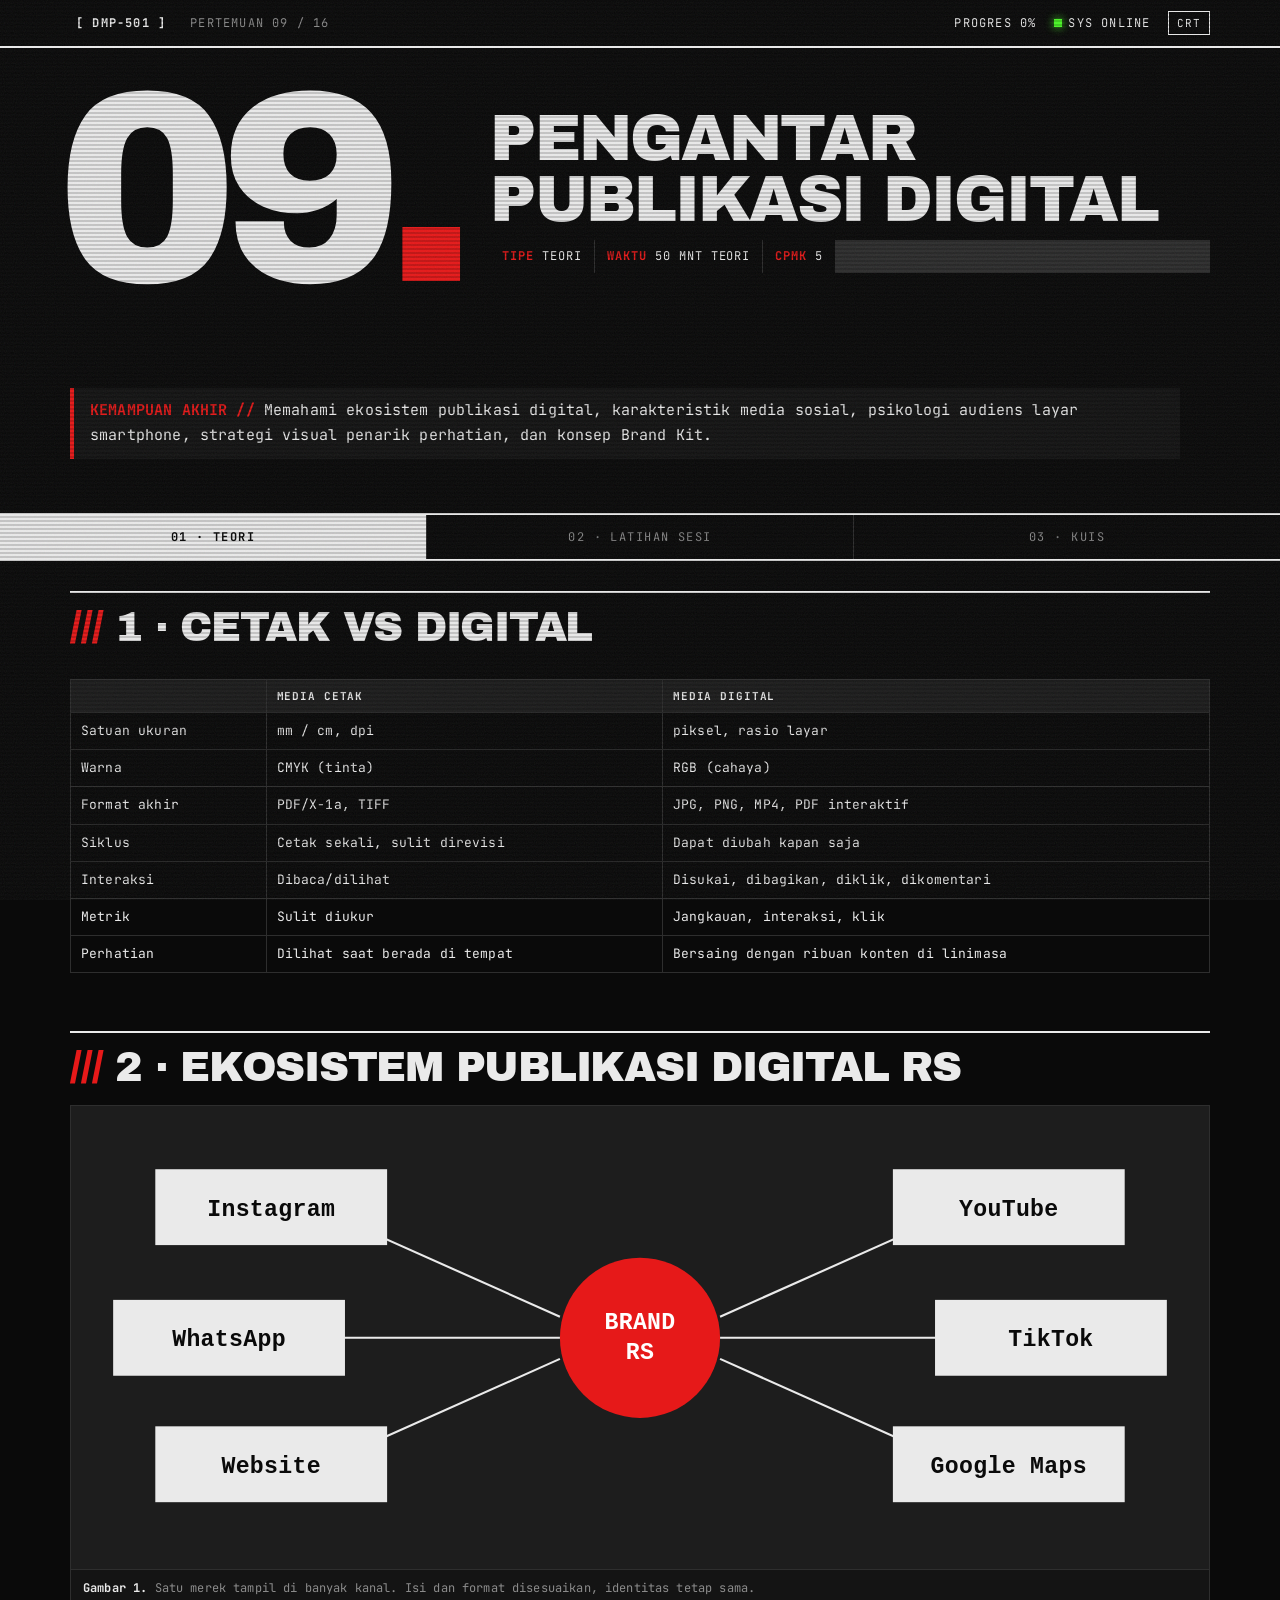
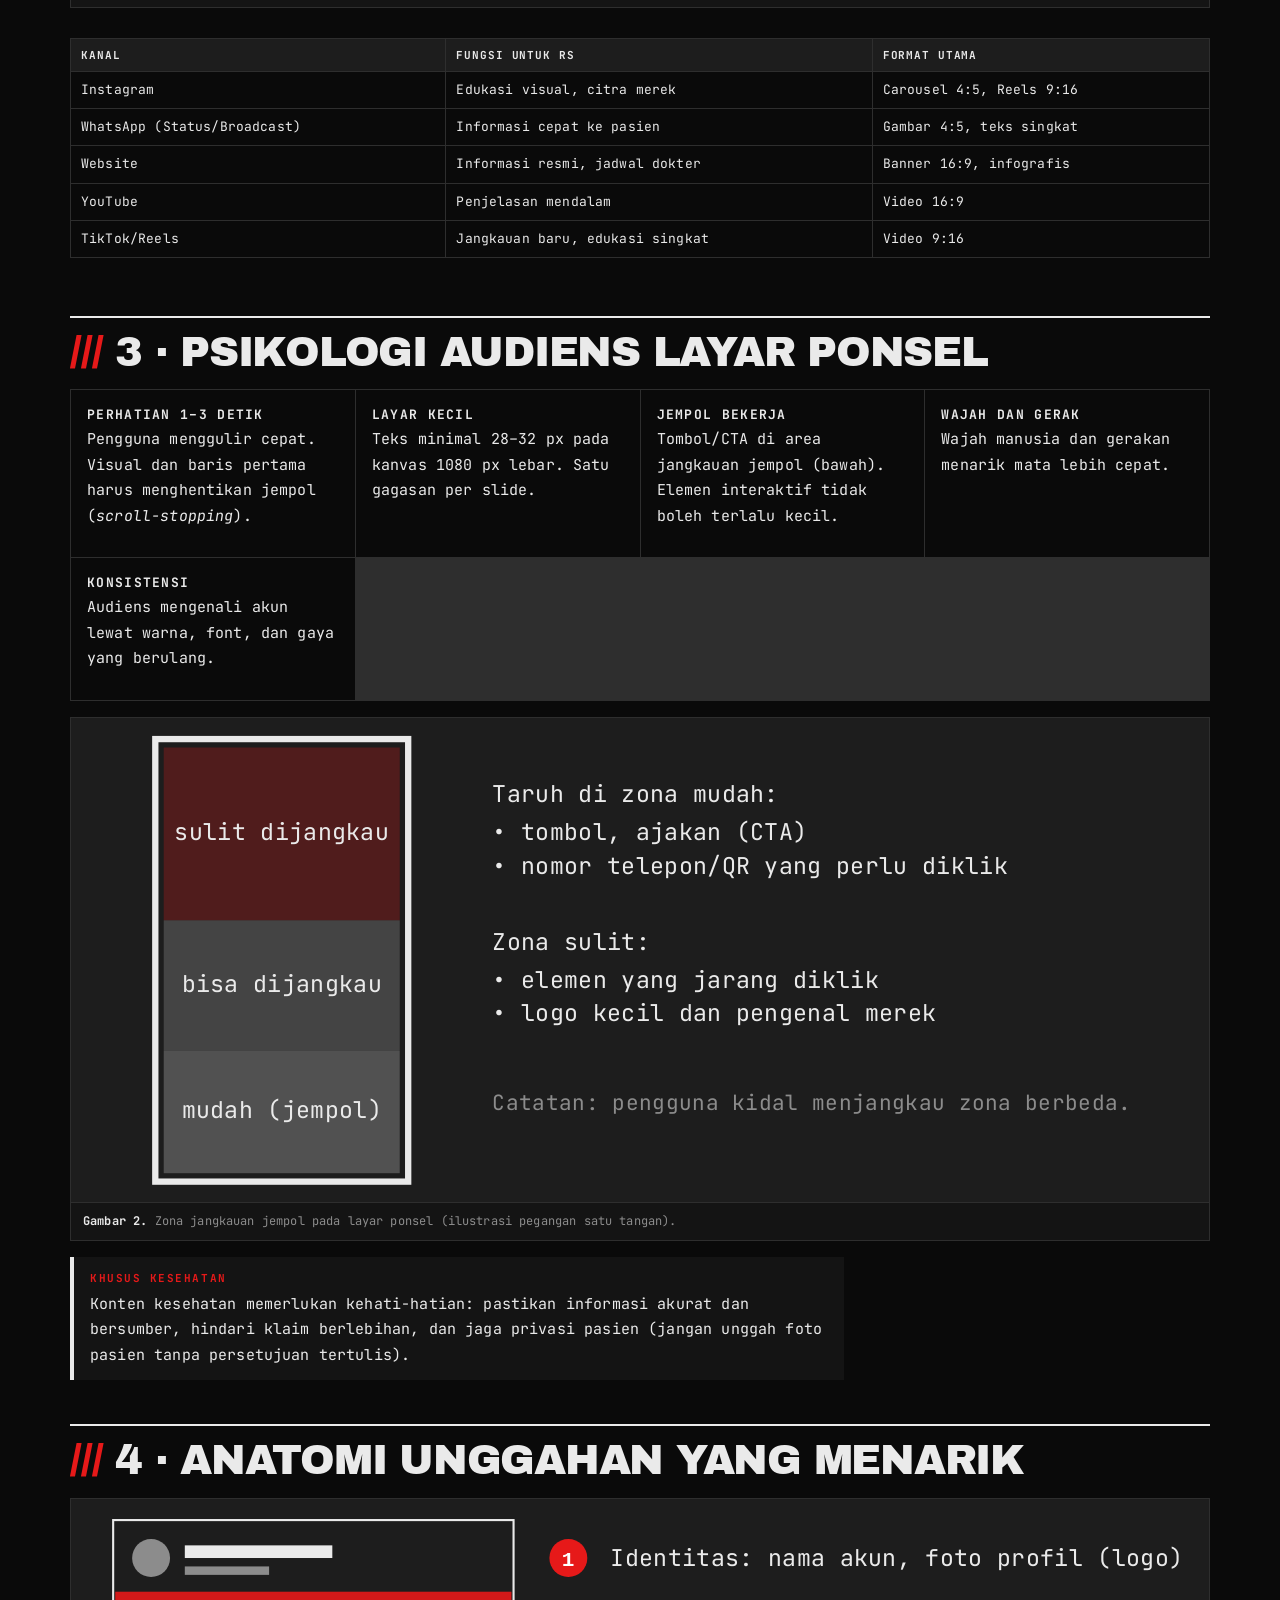
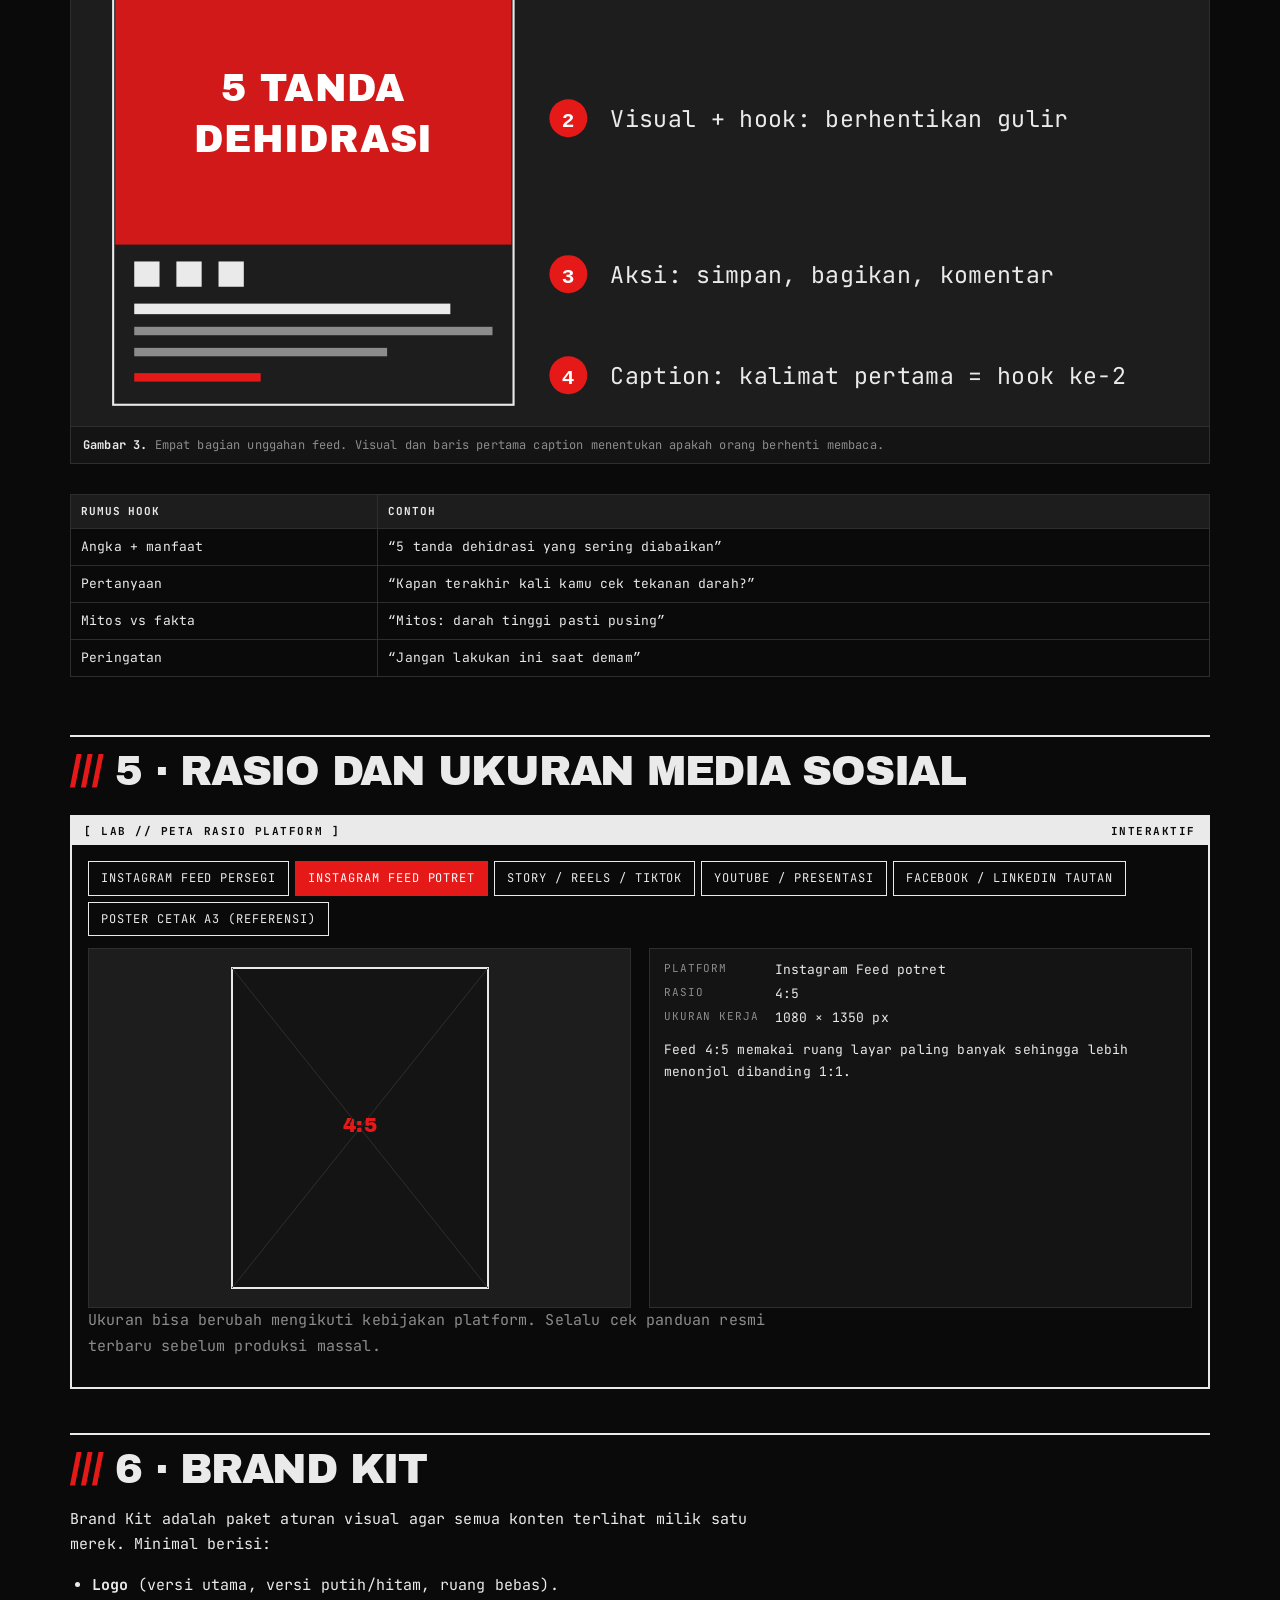
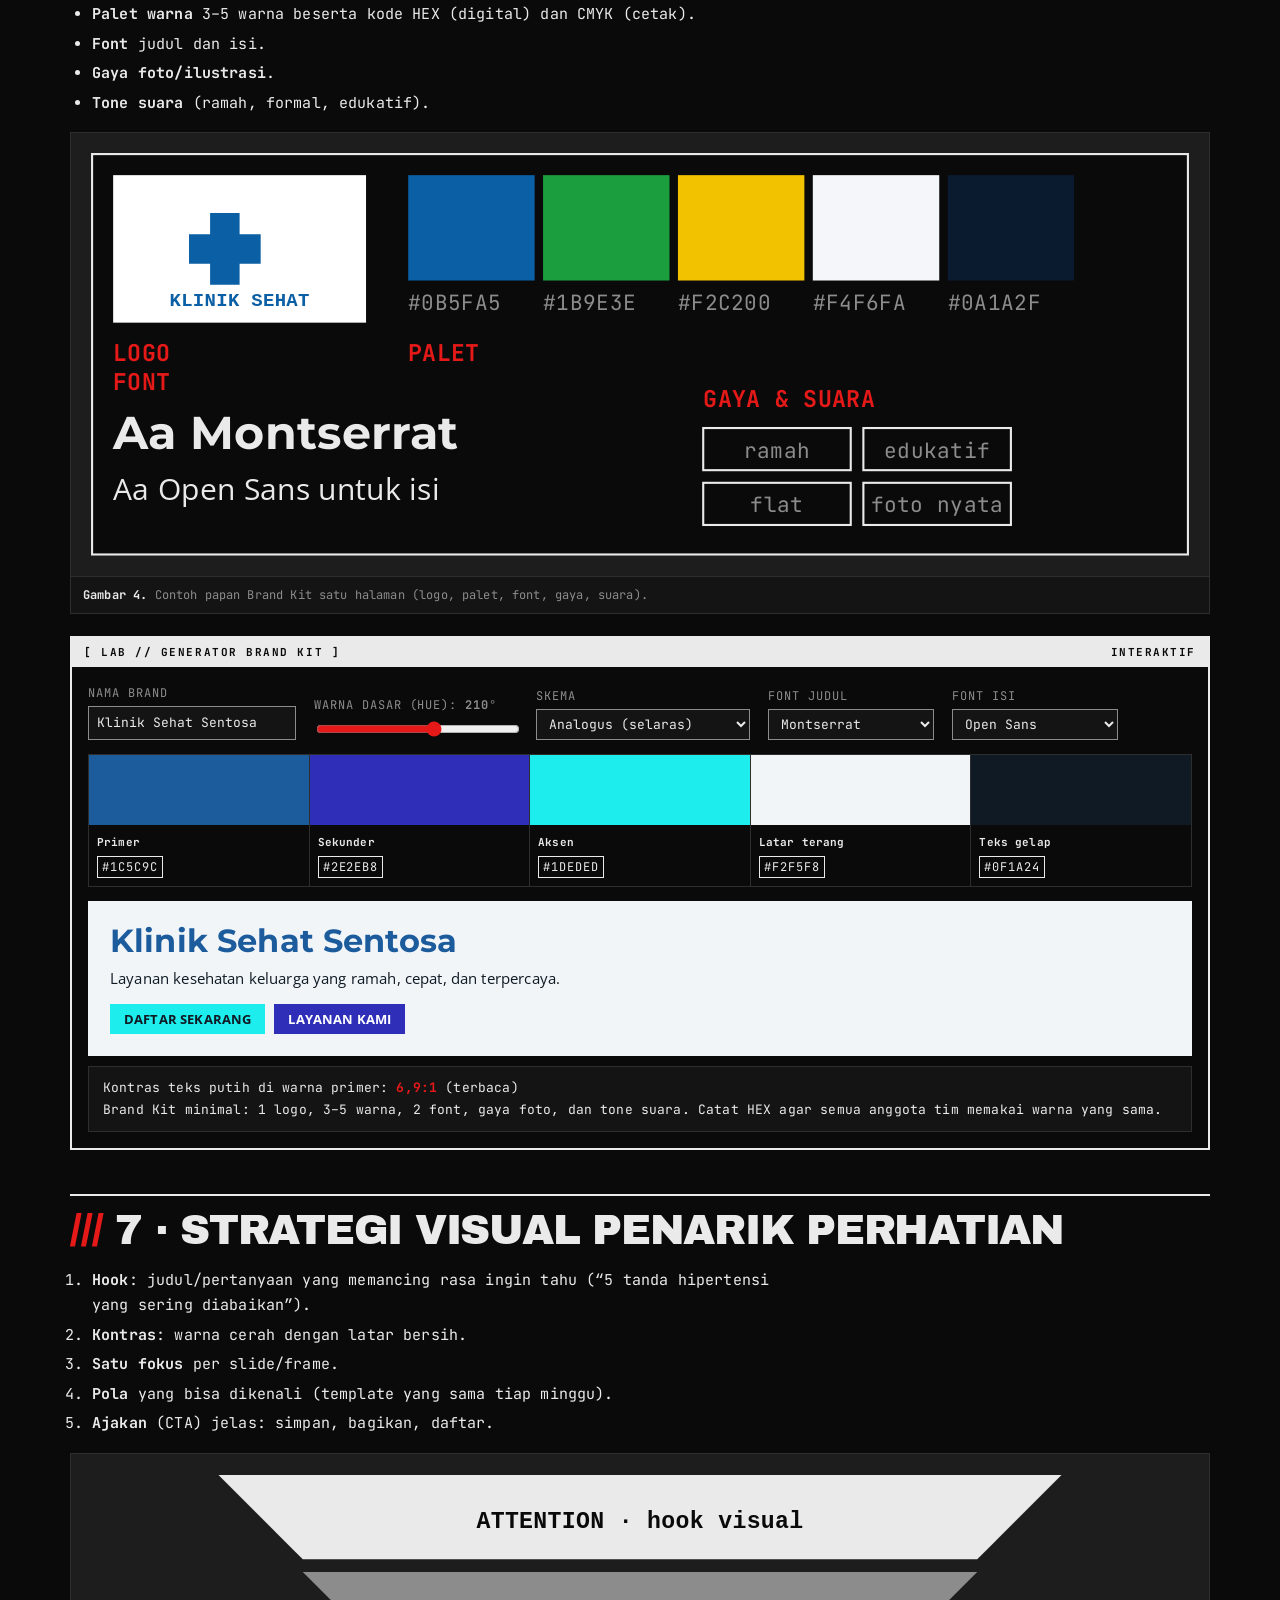
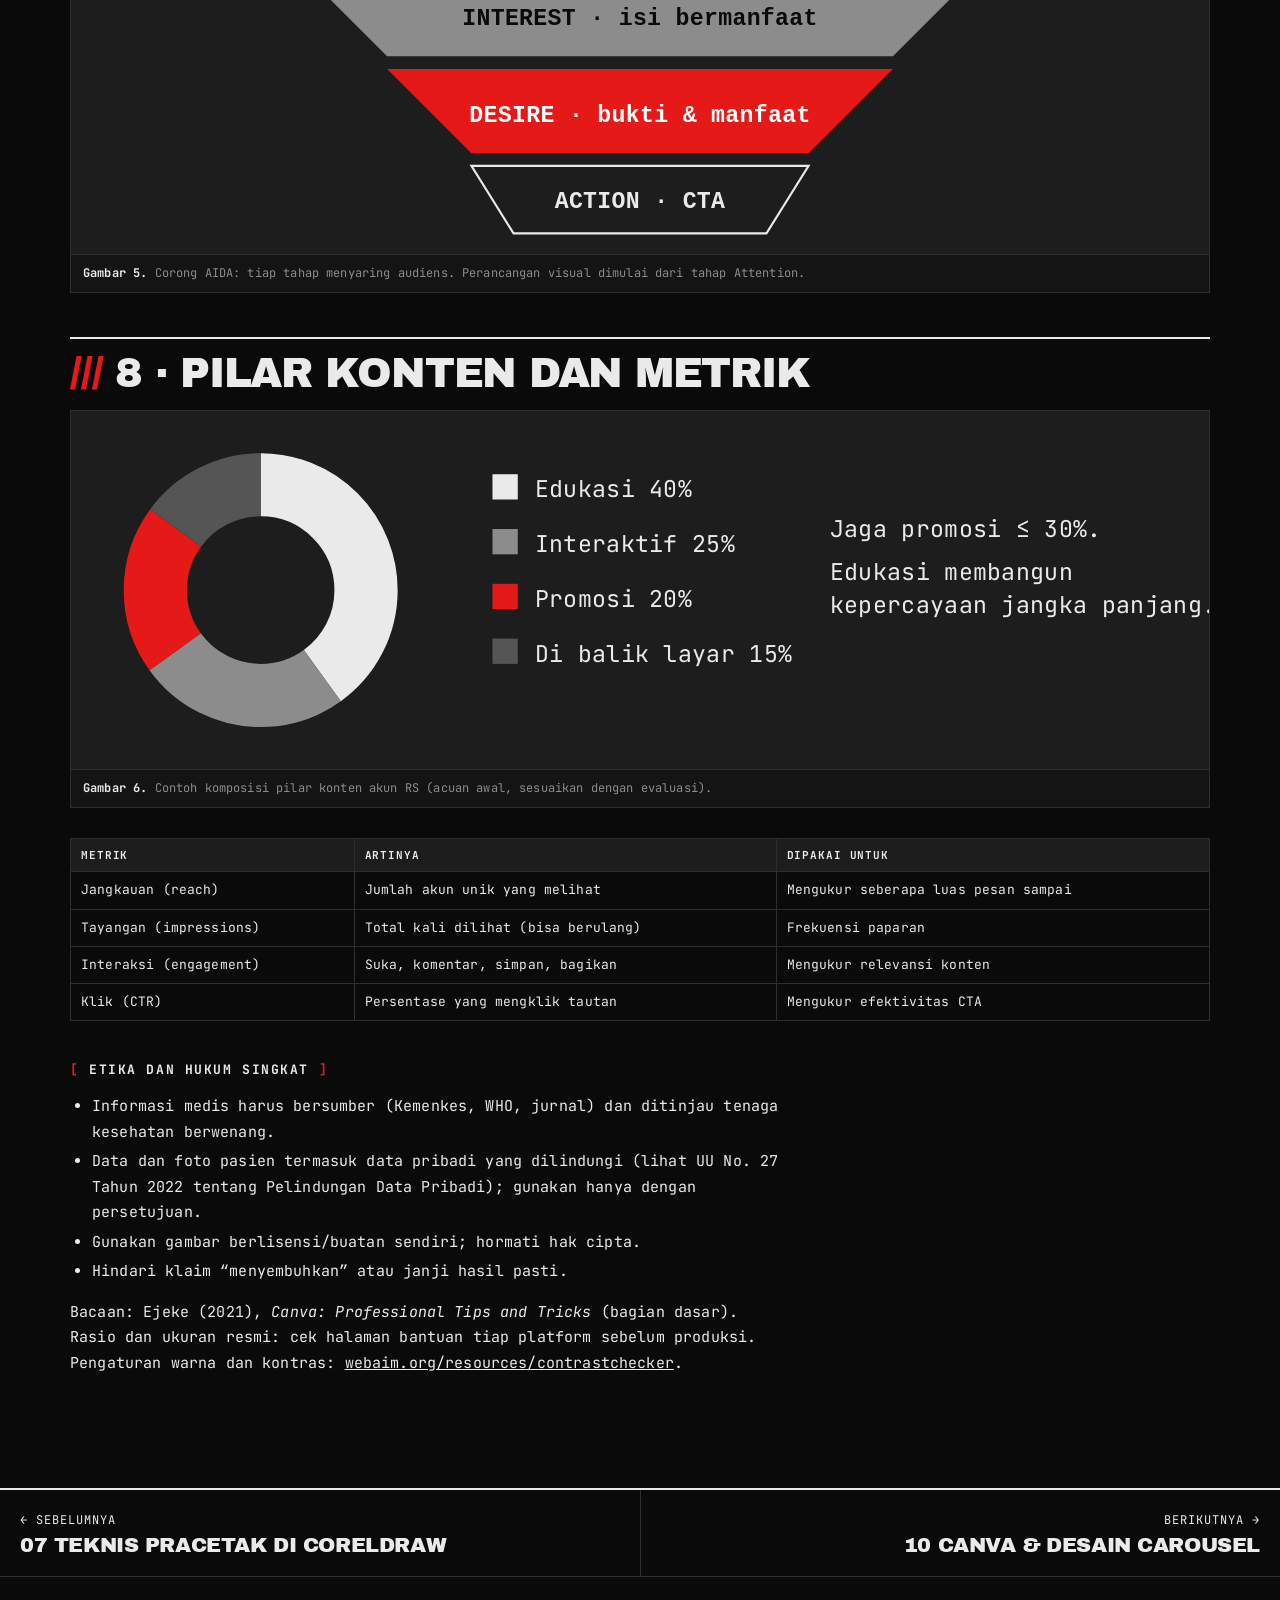
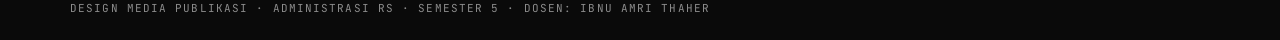
<file: pertemuan-09.html>
<!doctype html>
<html lang="id">
<head>
<meta charset="utf-8">
<meta name="viewport" content="width=device-width,initial-scale=1">
<title>Pertemuan 09</title>
<link rel="stylesheet" href="assets/style.css">
<script src="assets/app.js" defer></script>
<script src="assets/widgets1.js" defer></script>
<script src="assets/widgets2.js" defer></script>
<script src="assets/widgets3.js" defer></script>
</head>
<body data-week="9" data-cpmk="5" data-goal="Memahami ekosistem publikasi digital, karakteristik media sosial, psikologi audiens layar smartphone, strategi visual penarik perhatian, dan konsep Brand Kit.">
<main>

<section data-tab="Teori">

  <h2>1 · Cetak vs digital</h2>
  <div class="tscroll"><table>
    <tr><th></th><th>Media cetak</th><th>Media digital</th></tr>
    <tr><td>Satuan ukuran</td><td>mm / cm, dpi</td><td>piksel, rasio layar</td></tr>
    <tr><td>Warna</td><td>CMYK (tinta)</td><td>RGB (cahaya)</td></tr>
    <tr><td>Format akhir</td><td>PDF/X-1a, TIFF</td><td>JPG, PNG, MP4, PDF interaktif</td></tr>
    <tr><td>Siklus</td><td>Cetak sekali, sulit direvisi</td><td>Dapat diubah kapan saja</td></tr>
    <tr><td>Interaksi</td><td>Dibaca/dilihat</td><td>Disukai, dibagikan, diklik, dikomentari</td></tr>
    <tr><td>Metrik</td><td>Sulit diukur</td><td>Jangkauan, interaksi, klik</td></tr>
    <tr><td>Perhatian</td><td>Dilihat saat berada di tempat</td><td>Bersaing dengan ribuan konten di linimasa</td></tr>
  </table></div>

  <h2>2 · Ekosistem publikasi digital RS</h2>
  <figure class="fig"><svg viewBox="0 0 540 220">
    <circle cx="270" cy="110" r="38" class="rd"/><text x="270" y="106" text-anchor="middle" style="font:700 11px monospace;fill:#fff">BRAND</text><text x="270" y="120" text-anchor="middle" style="font:700 11px monospace;fill:#fff">RS</text>
    <g class="sk"><path d="M232 100L120 50M232 110L100 110M232 120L120 170M308 100L420 50M308 110L440 110M308 120L420 170"/></g>
    <g class="fg"><rect x="40" y="30" width="110" height="36"/><rect x="20" y="92" width="110" height="36"/><rect x="40" y="152" width="110" height="36"/><rect x="390" y="30" width="110" height="36"/><rect x="410" y="92" width="110" height="36"/><rect x="390" y="152" width="110" height="36"/></g>
    <g style="font:700 11px monospace;fill:#0A0A0A" text-anchor="middle"><text x="95" y="52">Instagram</text><text x="75" y="114">WhatsApp</text><text x="95" y="174">Website</text><text x="445" y="52">YouTube</text><text x="465" y="114">TikTok</text><text x="445" y="174">Google Maps</text></g>
  </svg><figcaption><b>Gambar 1.</b> Satu merek tampil di banyak kanal. Isi dan format disesuaikan, identitas tetap sama.</figcaption></figure>
  <div class="tscroll"><table>
    <tr><th>Kanal</th><th>Fungsi untuk RS</th><th>Format utama</th></tr>
    <tr><td>Instagram</td><td>Edukasi visual, citra merek</td><td>Carousel 4:5, Reels 9:16</td></tr>
    <tr><td>WhatsApp (Status/Broadcast)</td><td>Informasi cepat ke pasien</td><td>Gambar 4:5, teks singkat</td></tr>
    <tr><td>Website</td><td>Informasi resmi, jadwal dokter</td><td>Banner 16:9, infografis</td></tr>
    <tr><td>YouTube</td><td>Penjelasan mendalam</td><td>Video 16:9</td></tr>
    <tr><td>TikTok/Reels</td><td>Jangkauan baru, edukasi singkat</td><td>Video 9:16</td></tr>
  </table></div>

  <h2>3 · Psikologi audiens layar ponsel</h2>
  <div class="grid">
    <div><h4>Perhatian 1–3 detik</h4><p>Pengguna menggulir cepat. Visual dan baris pertama harus menghentikan jempol (<i>scroll-stopping</i>).</p></div>
    <div><h4>Layar kecil</h4><p>Teks minimal 28–32 px pada kanvas 1080 px lebar. Satu gagasan per slide.</p></div>
    <div><h4>Jempol bekerja</h4><p>Tombol/CTA di area jangkauan jempol (bawah). Elemen interaktif tidak boleh terlalu kecil.</p></div>
    <div><h4>Wajah dan gerak</h4><p>Wajah manusia dan gerakan menarik mata lebih cepat.</p></div>
    <div><h4>Konsistensi</h4><p>Audiens mengenali akun lewat warna, font, dan gaya yang berulang.</p></div>
  </div>
  <figure class="fig"><svg viewBox="0 0 540 230">
    <rect x="40" y="10" width="120" height="210" class="sk" stroke-width="3"/>
    <rect x="44" y="14" width="112" height="82" class="rd" style="fill-opacity:.25"/><rect x="44" y="96" width="112" height="62" class="dm" style="fill-opacity:.35"/><rect x="44" y="158" width="112" height="58" class="fg" style="fill-opacity:.25"/>
    <g class="tx" text-anchor="middle"><text x="100" y="58">sulit dijangkau</text><text x="100" y="130">bisa dijangkau</text><text x="100" y="190">mudah (jempol)</text></g>
    <g class="tx"><text x="200" y="40">Taruh di zona mudah:</text><text x="200" y="58">• tombol, ajakan (CTA)</text><text x="200" y="74">• nomor telepon/QR yang perlu diklik</text>
    <text x="200" y="110">Zona sulit:</text><text x="200" y="128">• elemen yang jarang diklik</text><text x="200" y="144">• logo kecil dan pengenal merek</text>
    <text x="200" y="186" class="tm">Catatan: pengguna kidal menjangkau zona berbeda.</text></g>
  </svg><figcaption><b>Gambar 2.</b> Zona jangkauan jempol pada layar ponsel (ilustrasi pegangan satu tangan).</figcaption></figure>
  <div class="callout w"><b class="t">Khusus kesehatan</b>Konten kesehatan memerlukan kehati-hatian: pastikan informasi akurat dan bersumber, hindari klaim berlebihan, dan jaga privasi pasien (jangan unggah foto pasien tanpa persetujuan tertulis).</div>

  <h2>4 · Anatomi unggahan yang menarik</h2>
  <figure class="fig"><svg viewBox="0 0 540 250">
    <rect x="20" y="10" width="190" height="230" class="sk"/>
    <circle cx="38" cy="28" r="9" class="dm"/><rect x="54" y="22" width="70" height="6" class="fg"/><rect x="54" y="32" width="40" height="4" class="dm"/>
    <rect x="21" y="44" width="188" height="120" class="rd" style="fill-opacity:.9"/><text x="115" y="96" text-anchor="middle" style="font:400 18px 'Archivo Black',Impact,sans-serif;fill:#fff">5 TANDA</text><text x="115" y="120" text-anchor="middle" style="font:400 18px 'Archivo Black',Impact,sans-serif;fill:#fff">DEHIDRASI</text>
    <g class="fg"><rect x="30" y="172" width="12" height="12"/><rect x="50" y="172" width="12" height="12"/><rect x="70" y="172" width="12" height="12"/></g>
    <rect x="30" y="192" width="150" height="5" class="fg"/><rect x="30" y="203" width="170" height="4" class="dm"/><rect x="30" y="213" width="120" height="4" class="dm"/><rect x="30" y="225" width="60" height="4" class="rd"/>
    <g class="rd"><circle cx="236" cy="28" r="9"/><circle cx="236" cy="104" r="9"/><circle cx="236" cy="178" r="9"/><circle cx="236" cy="226" r="9"/></g>
    <g style="font:700 10px monospace;fill:#fff" text-anchor="middle"><text x="236" y="32">1</text><text x="236" y="108">2</text><text x="236" y="182">3</text><text x="236" y="230">4</text></g>
    <g class="tx"><text x="256" y="32">Identitas: nama akun, foto profil (logo)</text><text x="256" y="108">Visual + hook: berhentikan gulir</text><text x="256" y="182">Aksi: simpan, bagikan, komentar</text><text x="256" y="230">Caption: kalimat pertama = hook ke-2</text></g>
  </svg><figcaption><b>Gambar 3.</b> Empat bagian unggahan feed. Visual dan baris pertama caption menentukan apakah orang berhenti membaca.</figcaption></figure>
  <div class="tscroll"><table>
    <tr><th>Rumus hook</th><th>Contoh</th></tr>
    <tr><td>Angka + manfaat</td><td>“5 tanda dehidrasi yang sering diabaikan”</td></tr>
    <tr><td>Pertanyaan</td><td>“Kapan terakhir kali kamu cek tekanan darah?”</td></tr>
    <tr><td>Mitos vs fakta</td><td>“Mitos: darah tinggi pasti pusing”</td></tr>
    <tr><td>Peringatan</td><td>“Jangan lakukan ini saat demam”</td></tr>
  </table></div>

  <h2>5 · Rasio dan ukuran media sosial</h2>
  <div class="widget" data-w="ratios" data-title="PETA RASIO PLATFORM"></div>

  <h2>6 · Brand Kit</h2>
  <p>Brand Kit adalah paket aturan visual agar semua konten terlihat milik satu merek. Minimal berisi:</p>
  <ul><li><b>Logo</b> (versi utama, versi putih/hitam, ruang bebas).</li><li><b>Palet warna</b> 3–5 warna beserta kode HEX (digital) dan CMYK (cetak).</li><li><b>Font</b> judul dan isi.</li><li><b>Gaya foto/ilustrasi</b>.</li><li><b>Tone suara</b> (ramah, formal, edukatif).</li></ul>
  <figure class="fig"><svg viewBox="0 0 540 210">
    <rect x="10" y="10" width="520" height="190" class="bk" style="stroke:#EAEAEA"/>
    <rect x="20" y="20" width="120" height="70" style="fill:#fff"/><path d="M60 40h14v10h10v14H74v10H60V64H50V50h10z" style="fill:#0B5FA5" transform="translate(6 -2)"/><text x="80" y="82" text-anchor="middle" style="font:700 9px monospace;fill:#0B5FA5">KLINIK SEHAT</text>
    <text x="20" y="108" class="tr">LOGO</text>
    <g><rect x="160" y="20" width="60" height="50" style="fill:#0B5FA5"/><rect x="224" y="20" width="60" height="50" style="fill:#1B9E3E"/><rect x="288" y="20" width="60" height="50" style="fill:#F2C200"/><rect x="352" y="20" width="60" height="50" style="fill:#F4F6FA"/><rect x="416" y="20" width="60" height="50" style="fill:#0A1A2F"/></g>
    <g class="tm"><text x="160" y="84">#0B5FA5</text><text x="224" y="84">#1B9E3E</text><text x="288" y="84">#F2C200</text><text x="352" y="84">#F4F6FA</text><text x="416" y="84">#0A1A2F</text></g>
    <text x="160" y="108" class="tr">PALET</text>
    <text x="20" y="150" style="font:700 22px Montserrat,sans-serif;fill:#EAEAEA">Aa Montserrat</text><text x="20" y="174" style="font:14px 'Open Sans',sans-serif;fill:#EAEAEA">Aa Open Sans untuk isi</text>
    <text x="20" y="122" class="tr">FONT</text>
    <text x="300" y="130" class="tr">GAYA &amp; SUARA</text>
    <g><rect x="300" y="140" width="70" height="20" class="sk"/><rect x="376" y="140" width="70" height="20" class="sk"/><rect x="300" y="166" width="70" height="20" class="sk"/><rect x="376" y="166" width="70" height="20" class="sk"/></g>
    <g class="tm" text-anchor="middle"><text x="335" y="154">ramah</text><text x="411" y="154">edukatif</text><text x="335" y="180">flat</text><text x="411" y="180">foto nyata</text></g>
  </svg><figcaption><b>Gambar 4.</b> Contoh papan Brand Kit satu halaman (logo, palet, font, gaya, suara).</figcaption></figure>
  <div class="widget" data-w="brandkit" data-title="GENERATOR BRAND KIT"></div>

  <h2>7 · Strategi visual penarik perhatian</h2>
  <ol>
    <li><b>Hook</b>: judul/pertanyaan yang memancing rasa ingin tahu (“5 tanda hipertensi yang sering diabaikan”).</li>
    <li><b>Kontras</b>: warna cerah dengan latar bersih.</li>
    <li><b>Satu fokus</b> per slide/frame.</li>
    <li><b>Pola</b> yang bisa dikenali (template yang sama tiap minggu).</li>
    <li><b>Ajakan</b> (CTA) jelas: simpan, bagikan, daftar.</li>
  </ol>
  <figure class="fig"><svg viewBox="0 0 540 190">
    <path d="M70 10H470L430 50H110Z" class="fg"/><path d="M110 56H430L390 96H150Z" class="dm"/><path d="M150 102H390L350 142H190Z" class="rd"/><path d="M190 148H350L330 180H210Z" class="sk"/>
    <g style="font:700 11px monospace" text-anchor="middle"><text x="270" y="35" style="fill:#0A0A0A">ATTENTION · hook visual</text><text x="270" y="81" style="fill:#0A0A0A">INTEREST · isi bermanfaat</text><text x="270" y="127" style="fill:#fff">DESIRE · bukti &amp; manfaat</text><text x="270" y="168" style="fill:#EAEAEA">ACTION · CTA</text></g>
  </svg><figcaption><b>Gambar 5.</b> Corong AIDA: tiap tahap menyaring audiens. Perancangan visual dimulai dari tahap Attention.</figcaption></figure>

  <h2>8 · Pilar konten dan metrik</h2>
  <figure class="fig"><svg viewBox="0 0 540 170">
    <g transform="rotate(-90 90 85)" fill="none" stroke-width="30">
      <circle cx="90" cy="85" r="50" style="stroke:#EAEAEA" stroke-dasharray="125.7 188.5"/>
      <circle cx="90" cy="85" r="50" style="stroke:#8C8C8C" stroke-dasharray="78.5 235.7" stroke-dashoffset="-125.7"/>
      <circle cx="90" cy="85" r="50" style="stroke:#E61919" stroke-dasharray="62.8 251.4" stroke-dashoffset="-204.2"/>
      <circle cx="90" cy="85" r="50" style="stroke:#555" stroke-dasharray="47.1 267" stroke-dashoffset="-267"/>
    </g>
    <g class="tx"><rect x="200" y="30" width="12" height="12" class="fg"/><text x="220" y="41">Edukasi 40%</text><rect x="200" y="56" width="12" height="12" class="dm"/><text x="220" y="67">Interaktif 25%</text><rect x="200" y="82" width="12" height="12" class="rd"/><text x="220" y="93">Promosi 20%</text><rect x="200" y="108" width="12" height="12" style="fill:#555"/><text x="220" y="119">Di balik layar 15%</text></g>
    <text x="360" y="60" class="tx">Jaga promosi ≤ 30%.</text><text x="360" y="80" class="tx">Edukasi membangun</text><text x="360" y="96" class="tx">kepercayaan jangka panjang.</text>
  </svg><figcaption><b>Gambar 6.</b> Contoh komposisi pilar konten akun RS (acuan awal, sesuaikan dengan evaluasi).</figcaption></figure>
  <div class="tscroll"><table>
    <tr><th>Metrik</th><th>Artinya</th><th>Dipakai untuk</th></tr>
    <tr><td>Jangkauan (reach)</td><td>Jumlah akun unik yang melihat</td><td>Mengukur seberapa luas pesan sampai</td></tr>
    <tr><td>Tayangan (impressions)</td><td>Total kali dilihat (bisa berulang)</td><td>Frekuensi paparan</td></tr>
    <tr><td>Interaksi (engagement)</td><td>Suka, komentar, simpan, bagikan</td><td>Mengukur relevansi konten</td></tr>
    <tr><td>Klik (CTR)</td><td>Persentase yang mengklik tautan</td><td>Mengukur efektivitas CTA</td></tr>
  </table></div>
  <h3>Etika dan hukum singkat</h3>
  <ul><li>Informasi medis harus bersumber (Kemenkes, WHO, jurnal) dan ditinjau tenaga kesehatan berwenang.</li><li>Data dan foto pasien termasuk data pribadi yang dilindungi (lihat UU No. 27 Tahun 2022 tentang Pelindungan Data Pribadi); gunakan hanya dengan persetujuan.</li><li>Gunakan gambar berlisensi/buatan sendiri; hormati hak cipta.</li><li>Hindari klaim “menyembuhkan” atau janji hasil pasti.</li></ul>
  <p class="refs">Bacaan: Ejeke (2021), <i>Canva: Professional Tips and Tricks</i> (bagian dasar). Rasio dan ukuran resmi: cek halaman bantuan tiap platform sebelum produksi. Pengaturan warna dan kontras: <a href="https://webaim.org/resources/contrastchecker/" target="_blank" rel="noopener">webaim.org/resources/contrastchecker</a>.</p>
</section>

<section data-tab="Latihan Sesi">
  <h2>Tugas sesi pertemuan 9</h2>
  <article class="task" data-id="viral" data-min="15"><h3>Latihan 1 · Bedah konten digital yang menarik</h3>
    <p>Pilih 2 konten dari akun kesehatan/RS (satu bagus, satu kurang). Isi analisis:</p>
    <div class="tscroll"><table><tr><th>Aspek</th><th>Konten A</th><th>Konten B</th></tr>
    <tr><td>Hook 3 detik pertama</td><td>…</td><td>…</td></tr>
    <tr><td>Satu pesan utama</td><td>…</td><td>…</td></tr>
    <tr><td>Warna dan font</td><td>…</td><td>…</td></tr>
    <tr><td>Keterbacaan di ponsel</td><td>…</td><td>…</td></tr>
    <tr><td>CTA</td><td>…</td><td>…</td></tr></table></div>
    <textarea class="note" data-key="viral" placeholder="Tulis ringkasan temuanmu"></textarea></article>
  <article class="task" data-id="rasio" data-min="8"><h3>Latihan 2 · Pilih rasio</h3>
    <p>Tentukan rasio terbaik (dan alasannya) untuk: (a) kampanye cuci tangan 5 slide, (b) video testimoni dokter, (c) pengumuman jadwal libur layanan, (d) presentasi untuk rapat.</p>
    <textarea class="note" data-key="rasio"></textarea></article>
  <article class="task" data-id="brand" data-min="20"><h3>Latihan 3 · Rumuskan Brand Kit satu tema</h3>
    <p>Pilih tema (mis. Klinik Anak, Layanan Lansia, Posyandu Digital). Gunakan generator untuk menghasilkan palet; pilih 2 font; tulis tone suara 3 kata. Catat semua HEX.</p>
    <textarea class="note" data-key="brand" placeholder="Nama brand:&#10;Palet HEX:&#10;Font judul / isi:&#10;Tone suara:"></textarea></article>
  <article class="task" data-id="hook" data-min="10"><h3>Latihan 4 · 10 hook dalam 10 menit</h3>
    <p>Tulis 10 judul hook untuk satu topik kesehatan, lalu beri tanda bintang pada 2 terbaik. Aturan: ≤ 8 kata, mengandung angka atau pertanyaan.</p>
    <textarea class="note" data-key="hook"></textarea></article>
  <article class="task" data-id="pilar" data-min="10"><h3>Latihan 5 · Rencana 4 pilar konten</h3>
    <p>Untuk brand dari Latihan 3, tulis 2 ide konten per pilar (edukasi, interaktif, promosi, di balik layar). Beri perkiraan format dan rasio tiap ide.</p>
    <textarea class="note" data-key="pilar"></textarea></article>
</section>

<section data-tab="Kuis">
  <h2>Kuis</h2>
  <div class="quiz"><script type="application/json">[
    {"q":"Model warna yang dipakai media digital adalah…","o":["CMYK","RGB","Pantone saja","Hanya hitam-putih"],"a":1,"e":"Layar memancarkan cahaya RGB."},
    {"q":"Rasio untuk Story/Reels/TikTok adalah…","o":["1:1","4:5","9:16","16:9"],"a":2,"e":"Vertikal layar penuh, umumnya 1080 × 1920 px."},
    {"q":"Tujuan hook pada konten digital adalah…","o":["Menambah ukuran file","Menghentikan gulir dan menarik perhatian dalam detik pertama","Menghilangkan logo","Memperpanjang video"],"a":1,"e":"Hook memenangkan 1–3 detik pertama."},
    {"q":"Brand Kit yang baik memuat…","o":["Hanya logo","Logo, palet, font, gaya visual, tone suara","Hanya palet","Daftar followers"],"a":1,"e":"Semua aturan untuk menjaga konsistensi."},
    {"q":"Hal yang HARUS dijaga pada konten kesehatan adalah…","o":["Jumlah emoji","Akurasi informasi dan privasi pasien","Panjang caption","Jam unggah"],"a":1,"e":"Kredibilitas dan etika adalah dasar publikasi kesehatan."},
    {"q":"Metrik yang menunjukkan jumlah akun unik yang melihat konten disebut…","o":["Reach (jangkauan)","CTR","Hashtag","Caption"],"a":0,"e":"Reach = akun unik; impressions = total tayangan."},
    {"q":"Zona layar ponsel yang paling mudah dijangkau jempol adalah…","o":["Atas","Tengah atas","Bawah","Pojok kiri atas"],"a":2,"e":"Taruh tombol dan CTA di zona bawah."},
    {"q":"Komposisi pilar konten yang sehat menjaga promosi…","o":["≥ 80%","≤ 30%","100%","0%"],"a":1,"e":"Promosi berlebihan membuat audiens bosan."},
    {"q":"Tahap pertama corong AIDA adalah…","o":["Action","Desire","Interest","Attention"],"a":3,"e":"Perhatian harus dimenangkan lebih dulu."}
  ]</script></div>
</section>

</main>
</body>
</html>
</file>
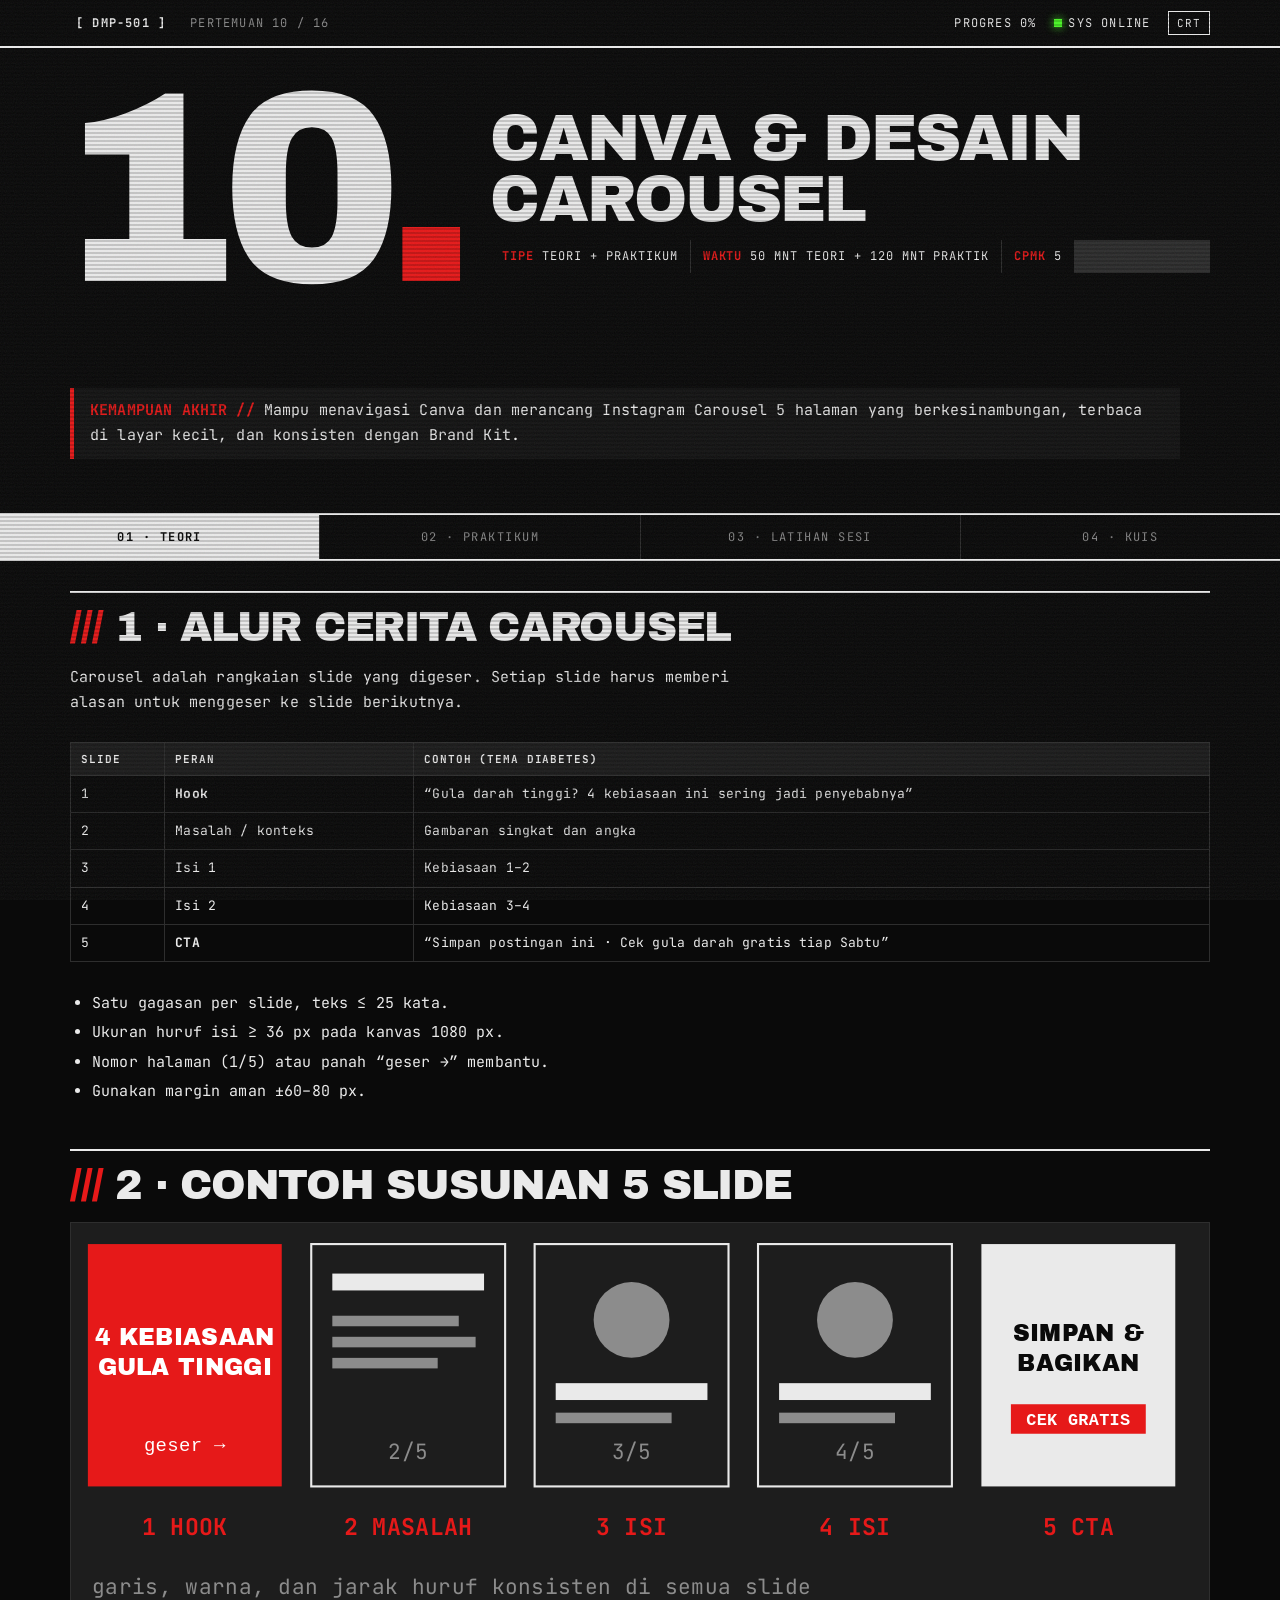
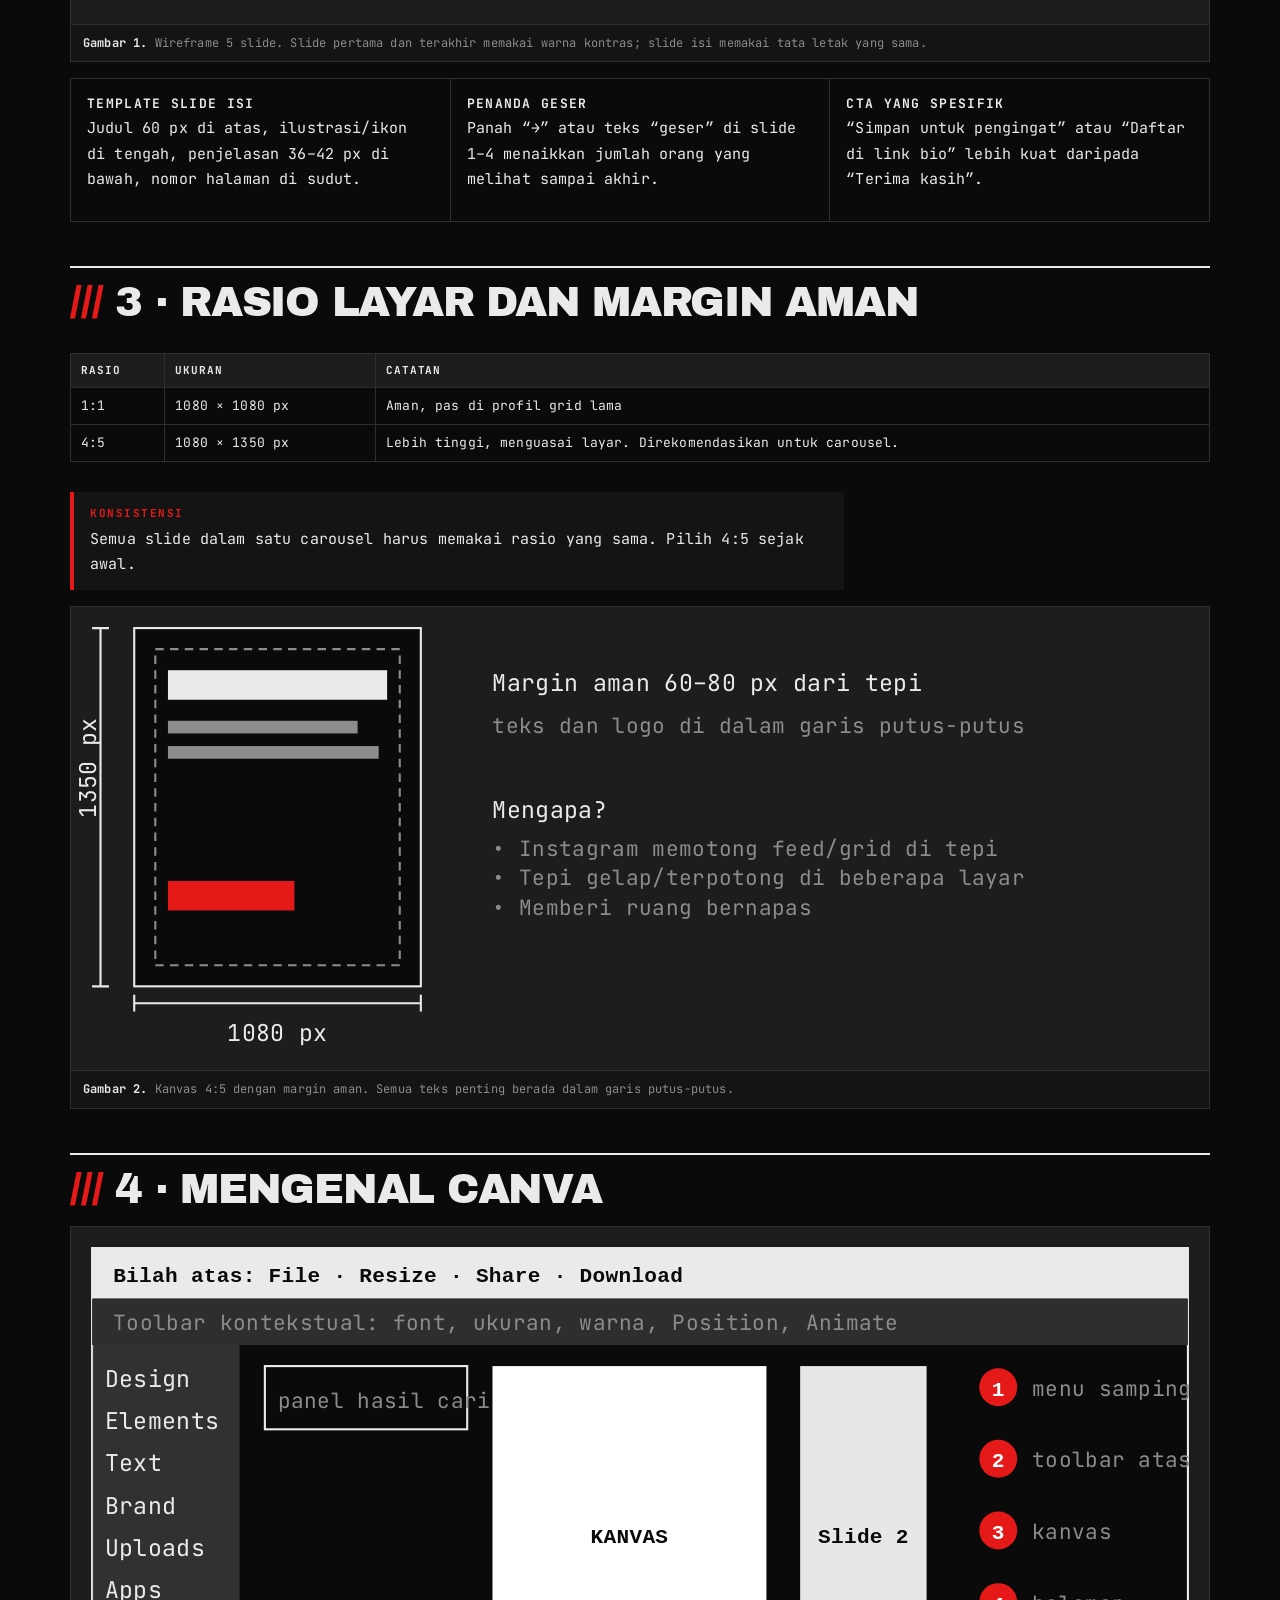
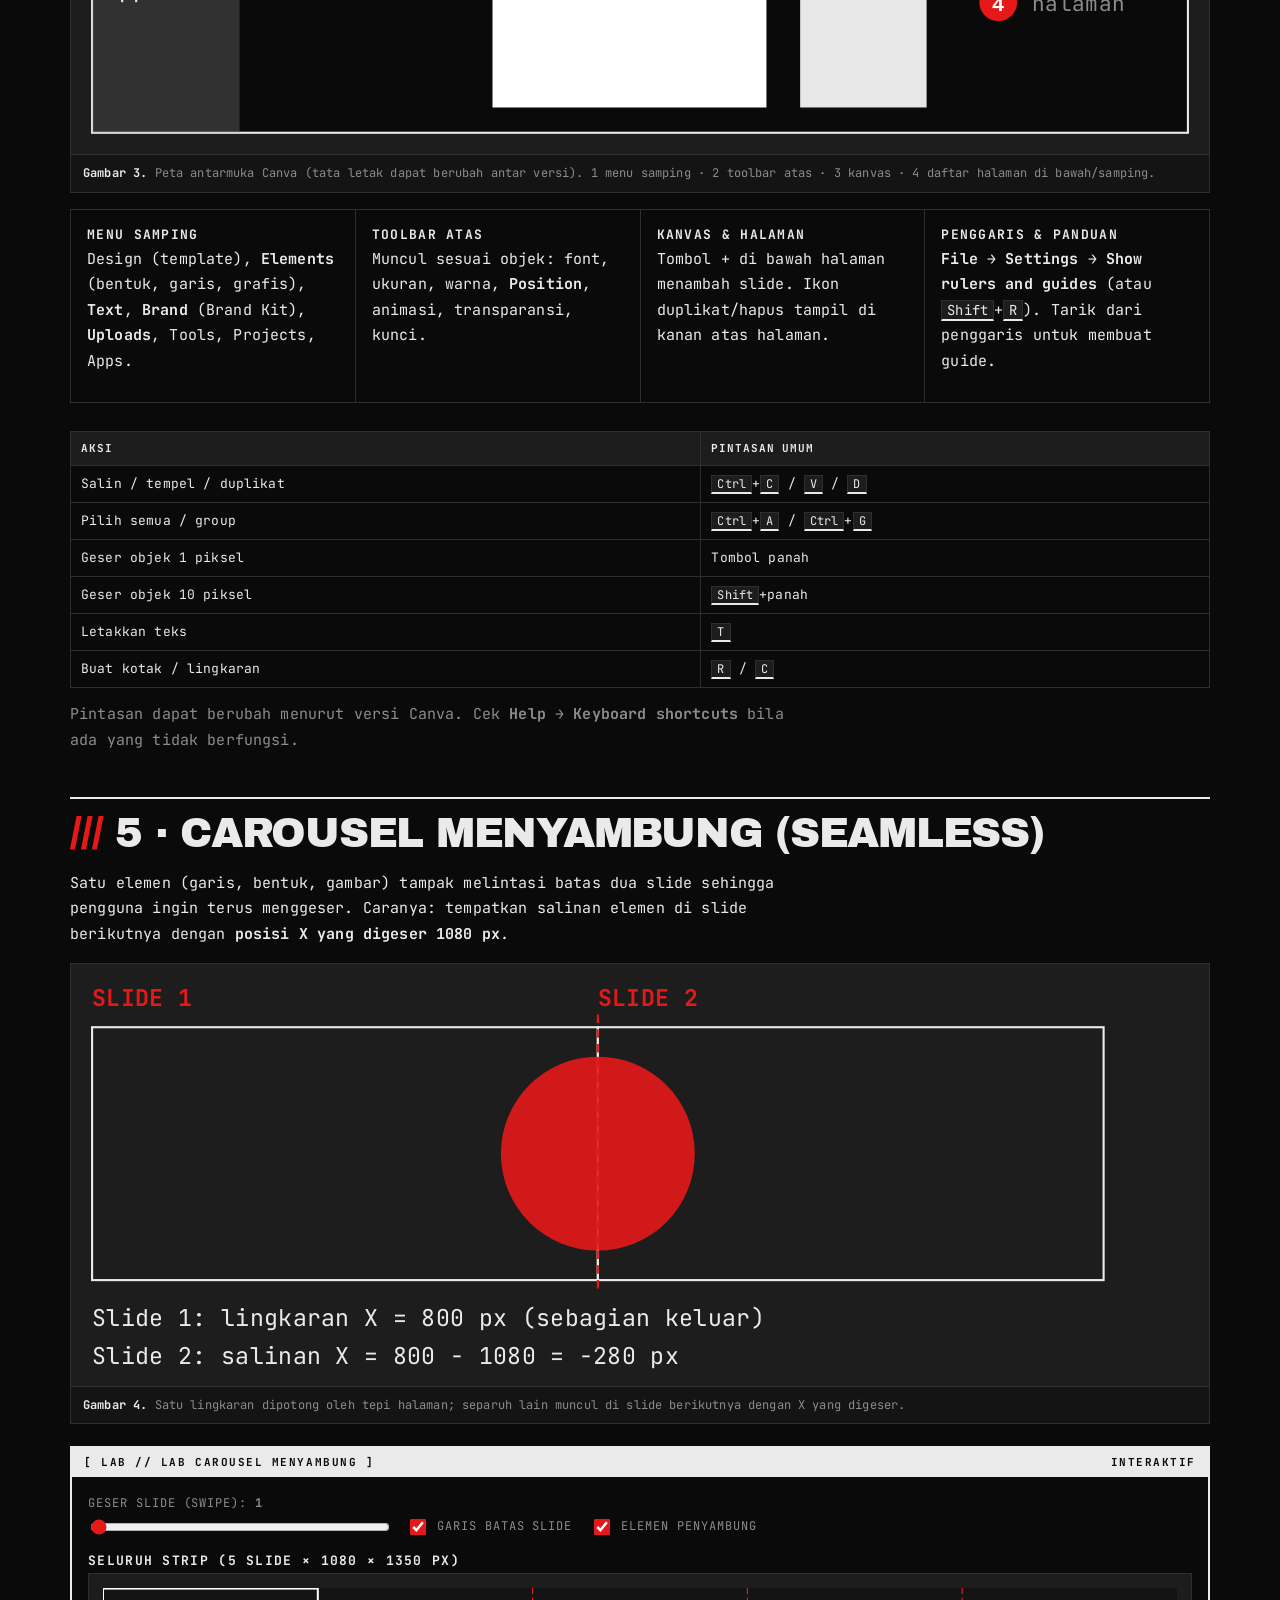
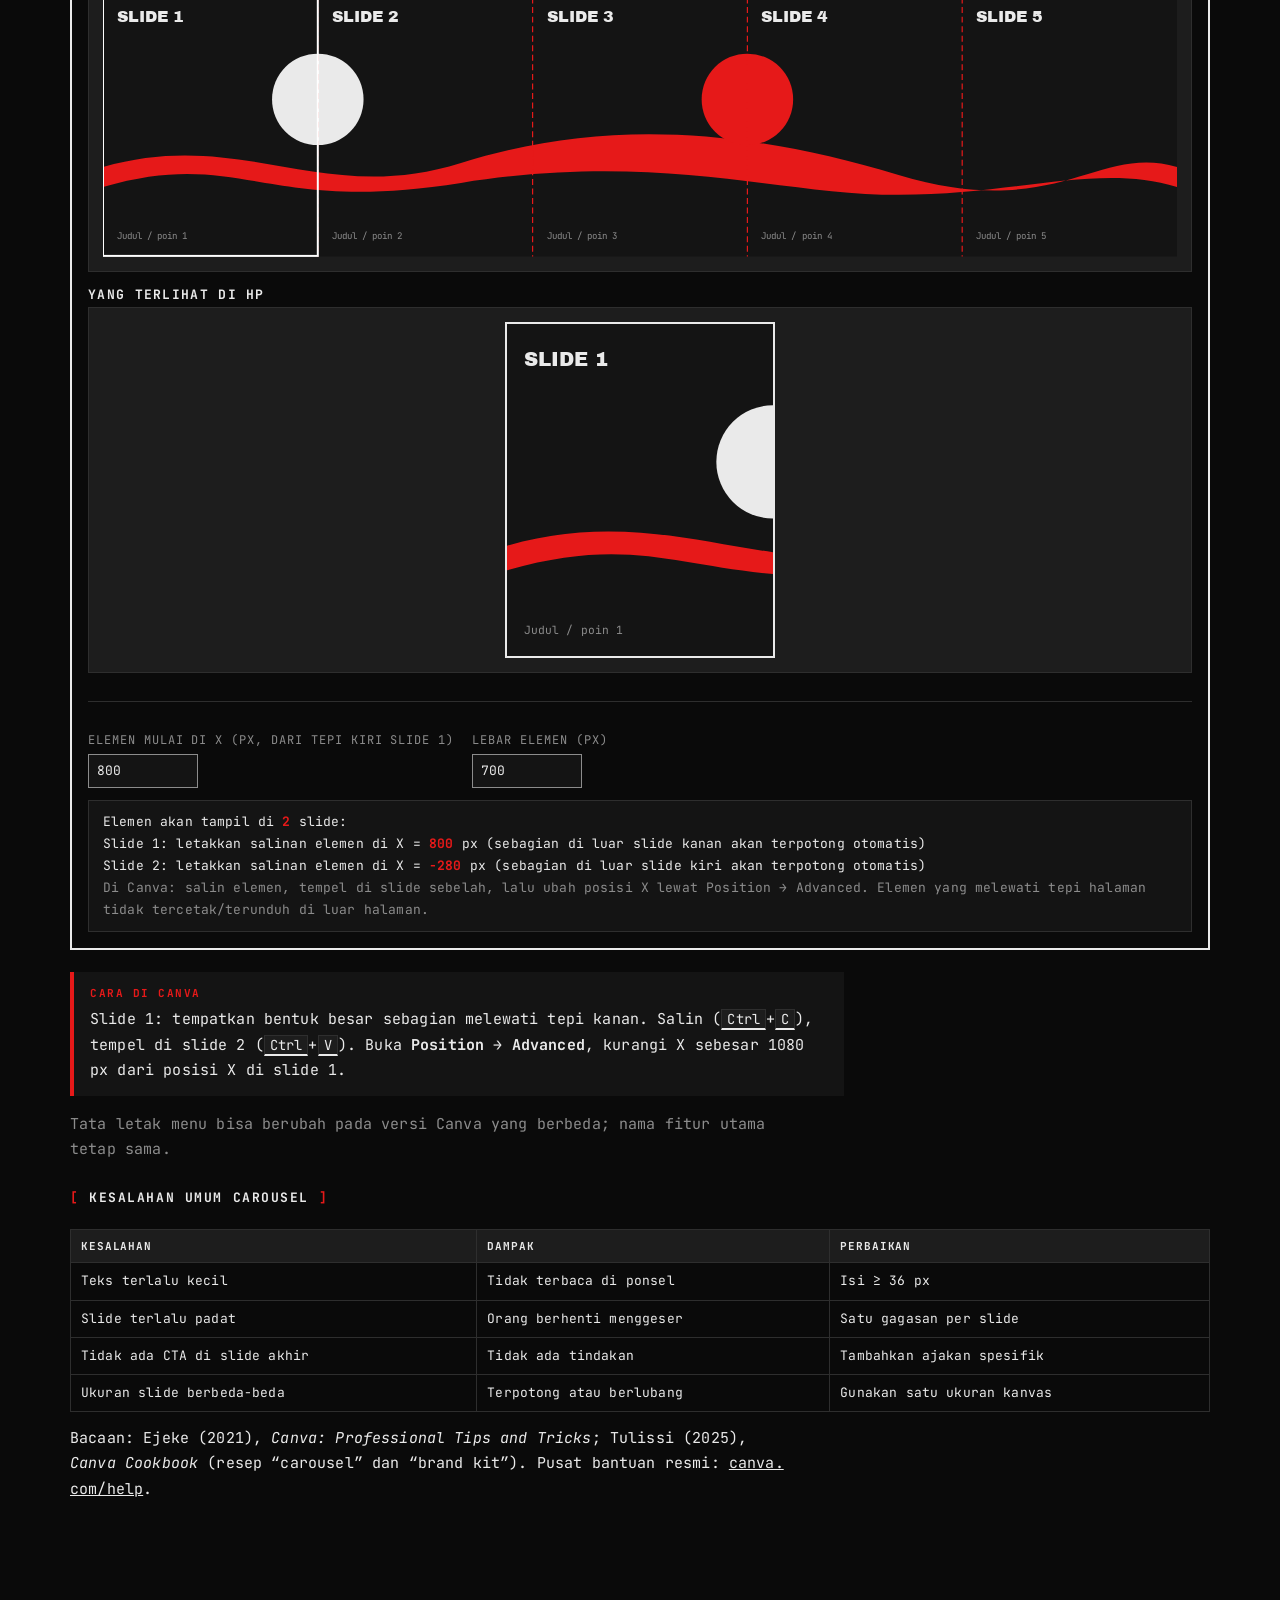
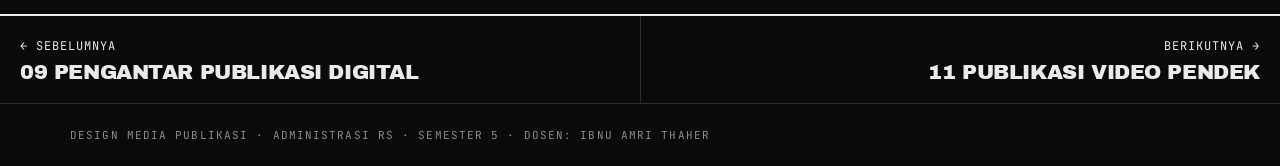
<file: pertemuan-10.html>
<!doctype html>
<html lang="id">
<head>
<meta charset="utf-8">
<meta name="viewport" content="width=device-width,initial-scale=1">
<title>Pertemuan 10</title>
<link rel="stylesheet" href="assets/style.css">
<script src="assets/app.js" defer></script>
<script src="assets/widgets1.js" defer></script>
<script src="assets/widgets2.js" defer></script>
<script src="assets/widgets3.js" defer></script>
</head>
<body data-week="10" data-cpmk="5" data-goal="Mampu menavigasi Canva dan merancang Instagram Carousel 5 halaman yang berkesinambungan, terbaca di layar kecil, dan konsisten dengan Brand Kit.">
<main>

<section data-tab="Teori">

  <h2>1 · Alur cerita carousel</h2>
  <p>Carousel adalah rangkaian slide yang digeser. Setiap slide harus memberi alasan untuk menggeser ke slide berikutnya.</p>
  <div class="tscroll"><table>
    <tr><th>Slide</th><th>Peran</th><th>Contoh (tema diabetes)</th></tr>
    <tr><td>1</td><td><b>Hook</b></td><td>“Gula darah tinggi? 4 kebiasaan ini sering jadi penyebabnya”</td></tr>
    <tr><td>2</td><td>Masalah / konteks</td><td>Gambaran singkat dan angka</td></tr>
    <tr><td>3</td><td>Isi 1</td><td>Kebiasaan 1–2</td></tr>
    <tr><td>4</td><td>Isi 2</td><td>Kebiasaan 3–4</td></tr>
    <tr><td>5</td><td><b>CTA</b></td><td>“Simpan postingan ini · Cek gula darah gratis tiap Sabtu”</td></tr>
  </table></div>
  <ul><li>Satu gagasan per slide, teks ≤ 25 kata.</li><li>Ukuran huruf isi ≥ 36 px pada kanvas 1080 px.</li><li>Nomor halaman (1/5) atau panah “geser →” membantu.</li><li>Gunakan margin aman ±60–80 px.</li></ul>

  <h2>2 · Contoh susunan 5 slide</h2>
  <figure class="fig"><svg viewBox="0 0 540 190">
    <g transform="translate(0 0)"><rect x="8" y="10" width="92" height="115" class="rd"/><text x="54" y="58" text-anchor="middle" style="font:400 11px 'Archivo Black',Impact,sans-serif;fill:#fff">4 KEBIASAAN</text><text x="54" y="72" text-anchor="middle" style="font:400 11px 'Archivo Black',Impact,sans-serif;fill:#fff">GULA TINGGI</text><text x="54" y="108" text-anchor="middle" style="font:9px monospace;fill:#fff">geser →</text></g>
    <g transform="translate(106 0)"><rect x="8" y="10" width="92" height="115" class="sk"/><rect x="18" y="24" width="72" height="8" class="fg"/><rect x="18" y="44" width="60" height="5" class="dm"/><rect x="18" y="54" width="68" height="5" class="dm"/><rect x="18" y="64" width="50" height="5" class="dm"/><text x="54" y="112" text-anchor="middle" class="tm">2/5</text></g>
    <g transform="translate(212 0)"><rect x="8" y="10" width="92" height="115" class="sk"/><circle cx="54" cy="46" r="18" class="dm"/><rect x="18" y="76" width="72" height="8" class="fg"/><rect x="18" y="90" width="55" height="5" class="dm"/><text x="54" y="112" text-anchor="middle" class="tm">3/5</text></g>
    <g transform="translate(318 0)"><rect x="8" y="10" width="92" height="115" class="sk"/><circle cx="54" cy="46" r="18" class="dm"/><rect x="18" y="76" width="72" height="8" class="fg"/><rect x="18" y="90" width="55" height="5" class="dm"/><text x="54" y="112" text-anchor="middle" class="tm">4/5</text></g>
    <g transform="translate(424 0)"><rect x="8" y="10" width="92" height="115" class="fg"/><text x="54" y="56" text-anchor="middle" style="font:400 11px 'Archivo Black',Impact,sans-serif;fill:#0A0A0A">SIMPAN &amp;</text><text x="54" y="70" text-anchor="middle" style="font:400 11px 'Archivo Black',Impact,sans-serif;fill:#0A0A0A">BAGIKAN</text><rect x="22" y="86" width="64" height="14" class="rd"/><text x="54" y="96" text-anchor="middle" style="font:700 8px monospace;fill:#fff">CEK GRATIS</text></g>
    <g class="tr" text-anchor="middle"><text x="54" y="148">1 HOOK</text><text x="160" y="148">2 MASALAH</text><text x="266" y="148">3 ISI</text><text x="372" y="148">4 ISI</text><text x="478" y="148">5 CTA</text></g>
    <text x="10" y="176" class="tm">garis, warna, dan jarak huruf konsisten di semua slide</text>
  </svg><figcaption><b>Gambar 1.</b> Wireframe 5 slide. Slide pertama dan terakhir memakai warna kontras; slide isi memakai tata letak yang sama.</figcaption></figure>
  <div class="grid">
    <div><h4>Template slide isi</h4><p>Judul 60 px di atas, ilustrasi/ikon di tengah, penjelasan 36–42 px di bawah, nomor halaman di sudut.</p></div>
    <div><h4>Penanda geser</h4><p>Panah “→” atau teks “geser” di slide 1–4 menaikkan jumlah orang yang melihat sampai akhir.</p></div>
    <div><h4>CTA yang spesifik</h4><p>“Simpan untuk pengingat” atau “Daftar di link bio” lebih kuat daripada “Terima kasih”.</p></div>
  </div>

  <h2>3 · Rasio layar dan margin aman</h2>
  <div class="tscroll"><table>
    <tr><th>Rasio</th><th>Ukuran</th><th>Catatan</th></tr>
    <tr><td>1:1</td><td>1080 × 1080 px</td><td>Aman, pas di profil grid lama</td></tr>
    <tr><td>4:5</td><td>1080 × 1350 px</td><td>Lebih tinggi, menguasai layar. Direkomendasikan untuk carousel.</td></tr>
  </table></div>
  <div class="callout"><b class="t">Konsistensi</b>Semua slide dalam satu carousel harus memakai rasio yang sama. Pilih 4:5 sejak awal.</div>
  <figure class="fig"><svg viewBox="0 0 540 220">
    <rect x="30" y="10" width="136" height="170" class="bk" style="stroke:#EAEAEA"/>
    <rect x="40" y="20" width="116" height="150" class="sd" stroke-dasharray="4 3"/>
    <rect x="46" y="30" width="104" height="14" class="fg"/><rect x="46" y="54" width="90" height="6" class="dm"/><rect x="46" y="66" width="100" height="6" class="dm"/><rect x="46" y="130" width="60" height="14" class="rd"/>
    <path d="M30 188h136M30 184v8M166 184v8" class="sk"/><text x="98" y="206" text-anchor="middle" class="tx">1080 px</text>
    <path d="M14 10v170M10 10h8M10 180h8" class="sk"/><text x="12" y="100" class="tx" transform="rotate(-90 12 100)">1350 px</text>
    <g class="tx"><text x="200" y="40">Margin aman 60–80 px dari tepi</text><text x="200" y="60" class="tm">teks dan logo di dalam garis putus-putus</text>
    <text x="200" y="100">Mengapa?</text><text x="200" y="118" class="tm">• Instagram memotong feed/grid di tepi</text><text x="200" y="132" class="tm">• Tepi gelap/terpotong di beberapa layar</text><text x="200" y="146" class="tm">• Memberi ruang bernapas</text></g>
  </svg><figcaption><b>Gambar 2.</b> Kanvas 4:5 dengan margin aman. Semua teks penting berada dalam garis putus-putus.</figcaption></figure>

  <h2>4 · Mengenal Canva</h2>
  <figure class="fig"><svg viewBox="0 0 540 250">
    <rect x="10" y="10" width="520" height="230" class="bk" style="stroke:#EAEAEA"/>
    <rect x="10" y="10" width="520" height="24" class="fg"/><text x="20" y="26" style="font:700 10px monospace;fill:#0A0A0A">Bilah atas: File · Resize · Share · Download</text>
    <rect x="10" y="34" width="520" height="22" class="ln"/><text x="20" y="49" class="tm">Toolbar kontekstual: font, ukuran, warna, Position, Animate</text>
    <rect x="10" y="56" width="70" height="184" class="dm" style="fill-opacity:.3"/>
    <g class="tx"><text x="16" y="76">Design</text><text x="16" y="96">Elements</text><text x="16" y="116">Text</text><text x="16" y="136">Brand</text><text x="16" y="156">Uploads</text><text x="16" y="176">Apps</text></g>
    <rect x="200" y="66" width="130" height="162" style="fill:#fff"/><text x="265" y="150" text-anchor="middle" style="font:700 10px monospace;fill:#0A0A0A">KANVAS</text>
    <rect x="346" y="66" width="60" height="162" style="fill:#fff;fill-opacity:.9"/><text x="376" y="150" text-anchor="middle" style="font:700 10px monospace;fill:#0A0A0A">Slide 2</text>
    <rect x="92" y="66" width="96" height="30" class="sk"/><text x="98" y="86" class="tm">panel hasil cari</text>
    <g class="rd"><circle cx="440" cy="76" r="9"/><circle cx="440" cy="110" r="9"/><circle cx="440" cy="144" r="9"/><circle cx="440" cy="178" r="9"/></g>
    <g style="font:700 10px monospace;fill:#fff" text-anchor="middle"><text x="440" y="80">1</text><text x="440" y="114">2</text><text x="440" y="148">3</text><text x="440" y="182">4</text></g>
    <g class="tm"><text x="456" y="80">menu samping</text><text x="456" y="114">toolbar atas</text><text x="456" y="148">kanvas</text><text x="456" y="182">halaman</text></g>
  </svg><figcaption><b>Gambar 3.</b> Peta antarmuka Canva (tata letak dapat berubah antar versi). 1 menu samping · 2 toolbar atas · 3 kanvas · 4 daftar halaman di bawah/samping.</figcaption></figure>
  <div class="grid">
    <div><h4>Menu samping</h4><p>Design (template), <b>Elements</b> (bentuk, garis, grafis), <b>Text</b>, <b>Brand</b> (Brand Kit), <b>Uploads</b>, Tools, Projects, Apps.</p></div>
    <div><h4>Toolbar atas</h4><p>Muncul sesuai objek: font, ukuran, warna, <b>Position</b>, animasi, transparansi, kunci.</p></div>
    <div><h4>Kanvas &amp; halaman</h4><p>Tombol + di bawah halaman menambah slide. Ikon duplikat/hapus tampil di kanan atas halaman.</p></div>
    <div><h4>Penggaris &amp; panduan</h4><p><b>File → Settings → Show rulers and guides</b> (atau <kbd>Shift</kbd>+<kbd>R</kbd>). Tarik dari penggaris untuk membuat guide.</p></div>
  </div>
  <div class="tscroll"><table>
    <tr><th>Aksi</th><th>Pintasan umum</th></tr>
    <tr><td>Salin / tempel / duplikat</td><td><kbd>Ctrl</kbd>+<kbd>C</kbd> / <kbd>V</kbd> / <kbd>D</kbd></td></tr>
    <tr><td>Pilih semua / group</td><td><kbd>Ctrl</kbd>+<kbd>A</kbd> / <kbd>Ctrl</kbd>+<kbd>G</kbd></td></tr>
    <tr><td>Geser objek 1 piksel</td><td>Tombol panah</td></tr>
    <tr><td>Geser objek 10 piksel</td><td><kbd>Shift</kbd>+panah</td></tr>
    <tr><td>Letakkan teks</td><td><kbd>T</kbd></td></tr>
    <tr><td>Buat kotak / lingkaran</td><td><kbd>R</kbd> / <kbd>C</kbd></td></tr>
  </table></div>
  <p class="dim">Pintasan dapat berubah menurut versi Canva. Cek <b>Help → Keyboard shortcuts</b> bila ada yang tidak berfungsi.</p>

  <h2>5 · Carousel menyambung (seamless)</h2>
  <p>Satu elemen (garis, bentuk, gambar) tampak melintasi batas dua slide sehingga pengguna ingin terus menggeser. Caranya: tempatkan salinan elemen di slide berikutnya dengan <b>posisi X yang digeser 1080 px</b>.</p>
  <figure class="fig"><svg viewBox="0 0 540 200">
    <rect x="10" y="30" width="240" height="120" class="sk"/><rect x="250" y="30" width="240" height="120" class="sk"/>
    <circle cx="250" cy="90" r="46" class="rd" style="fill-opacity:.9"/>
    <text x="10" y="20" class="tr">SLIDE 1</text><text x="250" y="20" class="tr">SLIDE 2</text>
    <path d="M250 24v132" class="sr" stroke-dasharray="4 3"/>
    <text x="10" y="172" class="tx">Slide 1: lingkaran X = 800 px (sebagian keluar)</text>
    <text x="10" y="190" class="tx">Slide 2: salinan X = 800 − 1080 = −280 px</text>
  </svg><figcaption><b>Gambar 4.</b> Satu lingkaran dipotong oleh tepi halaman; separuh lain muncul di slide berikutnya dengan X yang digeser.</figcaption></figure>
  <div class="widget" data-w="carousel" data-title="LAB CAROUSEL MENYAMBUNG"></div>
  <div class="callout"><b class="t">Cara di Canva</b>Slide 1: tempatkan bentuk besar sebagian melewati tepi kanan. Salin (<kbd>Ctrl</kbd>+<kbd>C</kbd>), tempel di slide 2 (<kbd>Ctrl</kbd>+<kbd>V</kbd>). Buka <b>Position → Advanced</b>, kurangi X sebesar 1080 px dari posisi X di slide 1.</div>
  <p class="dim">Tata letak menu bisa berubah pada versi Canva yang berbeda; nama fitur utama tetap sama.</p>
  <h3>Kesalahan umum carousel</h3>
  <div class="tscroll"><table>
    <tr><th>Kesalahan</th><th>Dampak</th><th>Perbaikan</th></tr>
    <tr><td>Teks terlalu kecil</td><td>Tidak terbaca di ponsel</td><td>Isi ≥ 36 px</td></tr>
    <tr><td>Slide terlalu padat</td><td>Orang berhenti menggeser</td><td>Satu gagasan per slide</td></tr>
    <tr><td>Tidak ada CTA di slide akhir</td><td>Tidak ada tindakan</td><td>Tambahkan ajakan spesifik</td></tr>
    <tr><td>Ukuran slide berbeda-beda</td><td>Terpotong atau berlubang</td><td>Gunakan satu ukuran kanvas</td></tr>
  </table></div>
  <p class="refs">Bacaan: Ejeke (2021), <i>Canva: Professional Tips and Tricks</i>; Tulissi (2025), <i>Canva Cookbook</i> (resep “carousel” dan “brand kit”). Pusat bantuan resmi: <a href="https://www.canva.com/help/" target="_blank" rel="noopener">canva.com/help</a>.</p>
</section>

<section data-tab="Praktikum">
  <div class="callout"><b class="t">Brief</b>Carousel edukasi 5 slide untuk akun fiktif “Klinik Sehat Sentosa”, topik bebas (mis. 5 tanda dehidrasi, cara cuci tangan, tips tidur).</div>

  <h2>A · Perencanaan di kertas</h2>
  <ol class="steps">
    <li>Gambar 5 kotak 4:5 di kertas. Tulis peran tiap slide (Hook, Masalah, Isi 1, Isi 2, CTA).</li>
    <li>Tulis teks final untuk tiap slide (≤ 25 kata).</li>
    <li>Tentukan elemen penyambung (mis. garis gelombang atau lingkaran besar).</li>
  </ol>

  <h2>B · Brand Kit tim</h2>
  <ol class="steps">
    <li>Masuk Canva → menu samping <b>Brand</b> (Brand Kit). Bila tidak tersedia pada akunmu, buat satu halaman “Palet” sebagai pengganti dan salin warna dari sana.</li>
    <li>Tambahkan warna HEX dari Latihan Brand Kit minggu 9.</li>
    <li>Atur font judul dan isi. Unggah logo (PNG transparan) pada <b>Uploads</b>.</li>
    <li>Samakan di seluruh tim: semua anggota memakai kode HEX yang sama.</li>
  </ol>
  <div class="callout w"><b class="t">Checkpoint B</b>Tim punya satu halaman catatan HEX (3–5 warna) dan 2 font yang disepakati.</div>

  <h2>C · Membuat dokumen</h2>
  <ol class="steps">
    <li><b>Create a design → Custom size</b>: <b>1080 × 1350 px</b>.</li>
    <li>Aktifkan penggaris dan buat guide margin 60 px di empat sisi (atau gunakan <b>Show margins</b> bila tersedia).</li>
    <li>Duplikat halaman sampai total 5 (ikon duplikat di kanan atas halaman).</li>
    <li>Beri latar tiap halaman dari warna Brand Kit.</li>
  </ol>

  <h2>D · Isi slide</h2>
  <ol class="steps">
    <li>Slide 1: judul besar (≥ 90 px), subjudul, penanda “Geser →”. Tambahkan logo kecil.</li>
    <li>Slide 2–4: judul 60 px, isi 36–42 px. Cari ikon di <b>Elements</b> dengan kata kunci konsisten (mis. “flat medical icon”) supaya satu gaya.</li>
    <li>Slide 5: ajakan jelas dan kontak/akun. Tambahkan nomor halaman 1/5 … 5/5.</li>
    <li>Pakai maksimal 2 font. Kontras teks ≥ 4.5:1.</li>
    <li>Jadikan slide 2 sebagai template: salin ke slide 3 dan 4, ganti isinya (bukan menggambar ulang).</li>
  </ol>
  <div class="callout w"><b class="t">Checkpoint D</b>Tampilkan semua halaman berdampingan (grid view): apakah terlihat satu keluarga?</div>

  <h2>E · Elemen menyambung</h2>
  <ol class="steps">
    <li>Slide 1: tambah lingkaran/gelombang yang melewati tepi kanan halaman.</li>
    <li>Catat X dan lebar elemen di <b>Position → Advanced</b>.</li>
    <li>Salin elemen, tempel di slide 2, setel X = (X slide 1) − 1080.</li>
    <li>Ulangi untuk transisi slide 2→3 dan 3→4 bila perlu.</li>
    <li>Pratinjau dengan tombol <b>Present</b>/lihat bergantian dan pastikan pertemuan elemen mulus (tidak ada celah/garis).</li>
  </ol>

  <h2>F · Uji ponsel dan ekspor</h2>
  <ol class="steps">
    <li>Kirim ke ponselmu (Share → buka link di HP) atau perkecil jendela Canva hingga seukuran ponsel. Apakah teks terbaca?</li>
    <li><b>Share → Download → PNG</b>, pilih semua halaman.</li>
    <li>Susun caption: kalimat pembuka, 2–3 kalimat isi, CTA, 3–5 hashtag.</li>
  </ol>
  <h2>G · Evaluasi</h2>
  <ol class="steps"><li>Isi uji 3 detik (lihat Latihan 5).</li><li>Kumpulkan tautan Canva dan PNG.</li></ol>
  <h3>Masalah umum</h3>
  <div class="tscroll"><table>
    <tr><th>Gejala</th><th>Solusi</th></tr>
    <tr><td>Elemen penyambung tidak sejajar</td><td>Periksa nilai X dan Y; pakai Position → Advanced, bukan seret mouse.</td></tr>
    <tr><td>Font berbeda antar slide</td><td>Pilih semua teks dan terapkan font Brand Kit.</td></tr>
    <tr><td>Hasil unduhan terpotong</td><td>Pastikan elemen penting berada di dalam halaman dan margin.</td></tr>
    <tr><td>Ukuran halaman tidak sama</td><td>Resize satu halaman lalu duplikat; jangan campur ukuran.</td></tr>
  </table></div>
</section>

<section data-tab="Latihan Sesi">
  <h2>Tugas sesi pertemuan 10</h2>
  <article class="task" data-id="story" data-min="10"><h3>Latihan 1 · Storyboard carousel</h3>
    <p>Isi storyboard teks 5 slide (peran, judul, isi).</p>
    <textarea class="note" data-key="story" placeholder="S1 Hook: ..&#10;S2 Masalah: ..&#10;S3 Isi 1: ..&#10;S4 Isi 2: ..&#10;S5 CTA: .."></textarea></article>
  <article class="task" data-id="calc" data-min="8"><h3>Latihan 2 · Hitung posisi penyambung</h3>
    <p>Gunakan lab carousel. Elemen lebar 700 px mulai di X = 800 px (slide 1). Di slide mana saja ia muncul dan berapa X pada tiap slide?</p>
    <textarea class="note" data-key="calc"></textarea></article>
  <article class="task" data-id="kit" data-min="15"><h3>Latihan 3 · Brand Kit tim</h3>
    <p>Tim 3–4 orang menyepakati logo, 4 warna HEX, 2 font. Tempel kesepakatan di sini sebagai catatan.</p>
    <textarea class="note" data-key="kit"></textarea></article>
  <article class="task" data-id="build" data-min="60"><h3>Latihan 4 · Bangun carousel 5 slide</h3>
    <p>Selesaikan praktikum C–E.</p>
    <details><summary>Rubrik</summary><ul><li>Keselarasan visual antar slide (35%)</li><li>Keterbacaan di layar kecil: ukuran teks, kontras (30%)</li><li>Elemen menyambung mulus (20%)</li><li>Alur cerita jelas dan CTA ada (15%)</li></ul></details></article>
  <article class="task" data-id="uji" data-min="15"><h3>Latihan 5 · Uji 3 detik</h3>
    <p>Tunjukkan slide 1 ke teman selama 3 detik, lalu minta mereka menyebut apa isinya. Jika tidak bisa, sederhanakan hook.</p></article>
  <article class="task" data-id="caption" data-min="10"><h3>Latihan 6 · Caption dan hashtag</h3>
    <p>Tulis caption untuk carouselmu: baris pertama (hook), 2–3 kalimat isi, CTA, 3–5 hashtag relevan.</p>
    <textarea class="note" data-key="caption"></textarea></article>
</section>

<section data-tab="Kuis">
  <h2>Kuis</h2>
  <div class="quiz"><script type="application/json">[
    {"q":"Ukuran kanvas rasio 4:5 untuk Instagram adalah…","o":["1080 × 1080","1080 × 1350","1080 × 1920","1920 × 1080"],"a":1,"e":"4:5 = 1080 × 1350 px."},
    {"q":"Agar elemen tampak menyambung dari slide 1 ke slide 2, posisi X salinan di slide 2 adalah…","o":["Sama dengan slide 1","X slide 1 + 1080","X slide 1 − 1080","0"],"a":2,"e":"Slide 2 berada 1080 px di kanan; elemen tampil bergeser ke kiri."},
    {"q":"Slide terakhir carousel sebaiknya berisi…","o":["Hook baru","Call to action","Semua data","Tidak ada apa pun"],"a":1,"e":"Arahkan pembaca bertindak."},
    {"q":"Ukuran huruf isi minimal yang disarankan pada kanvas 1080 px lebar adalah…","o":["12 px","20 px","36 px","8 px"],"a":2,"e":"Agar terbaca di layar ponsel."},
    {"q":"Agar tim memakai warna yang sama persis, sebaiknya…","o":["Meniru dari tangkapan layar","Mengatur kode HEX di Brand Kit","Memakai nama warna","Memilih secara acak"],"a":1,"e":"Kode HEX menjamin konsistensi."},
    {"q":"Jumlah kata maksimal yang disarankan per slide adalah sekitar…","o":["5","25","100","200"],"a":1,"e":"Satu gagasan per slide."},
    {"q":"Margin aman pada kanvas 1080 px sebaiknya sekitar…","o":["0 px","60–80 px","300 px","500 px"],"a":1,"e":"Memberi ruang dan mencegah terpotong."},
    {"q":"Nilai X salinan elemen di slide 3 bila X di slide 1 adalah 800 px adalah…","o":["800","−280","−1360","1880"],"a":2,"e":"800 − 2 × 1080 = −1360."},
    {"q":"Fitur Canva untuk mengatur koordinat X/Y secara tepat berada di…","o":["Animate","Position → Advanced","Share","Resize"],"a":1,"e":"Position → Advanced menampilkan X, Y, lebar, tinggi, rotasi."}
  ]</script></div>
</section>

</main>
</body>
</html>
</file>
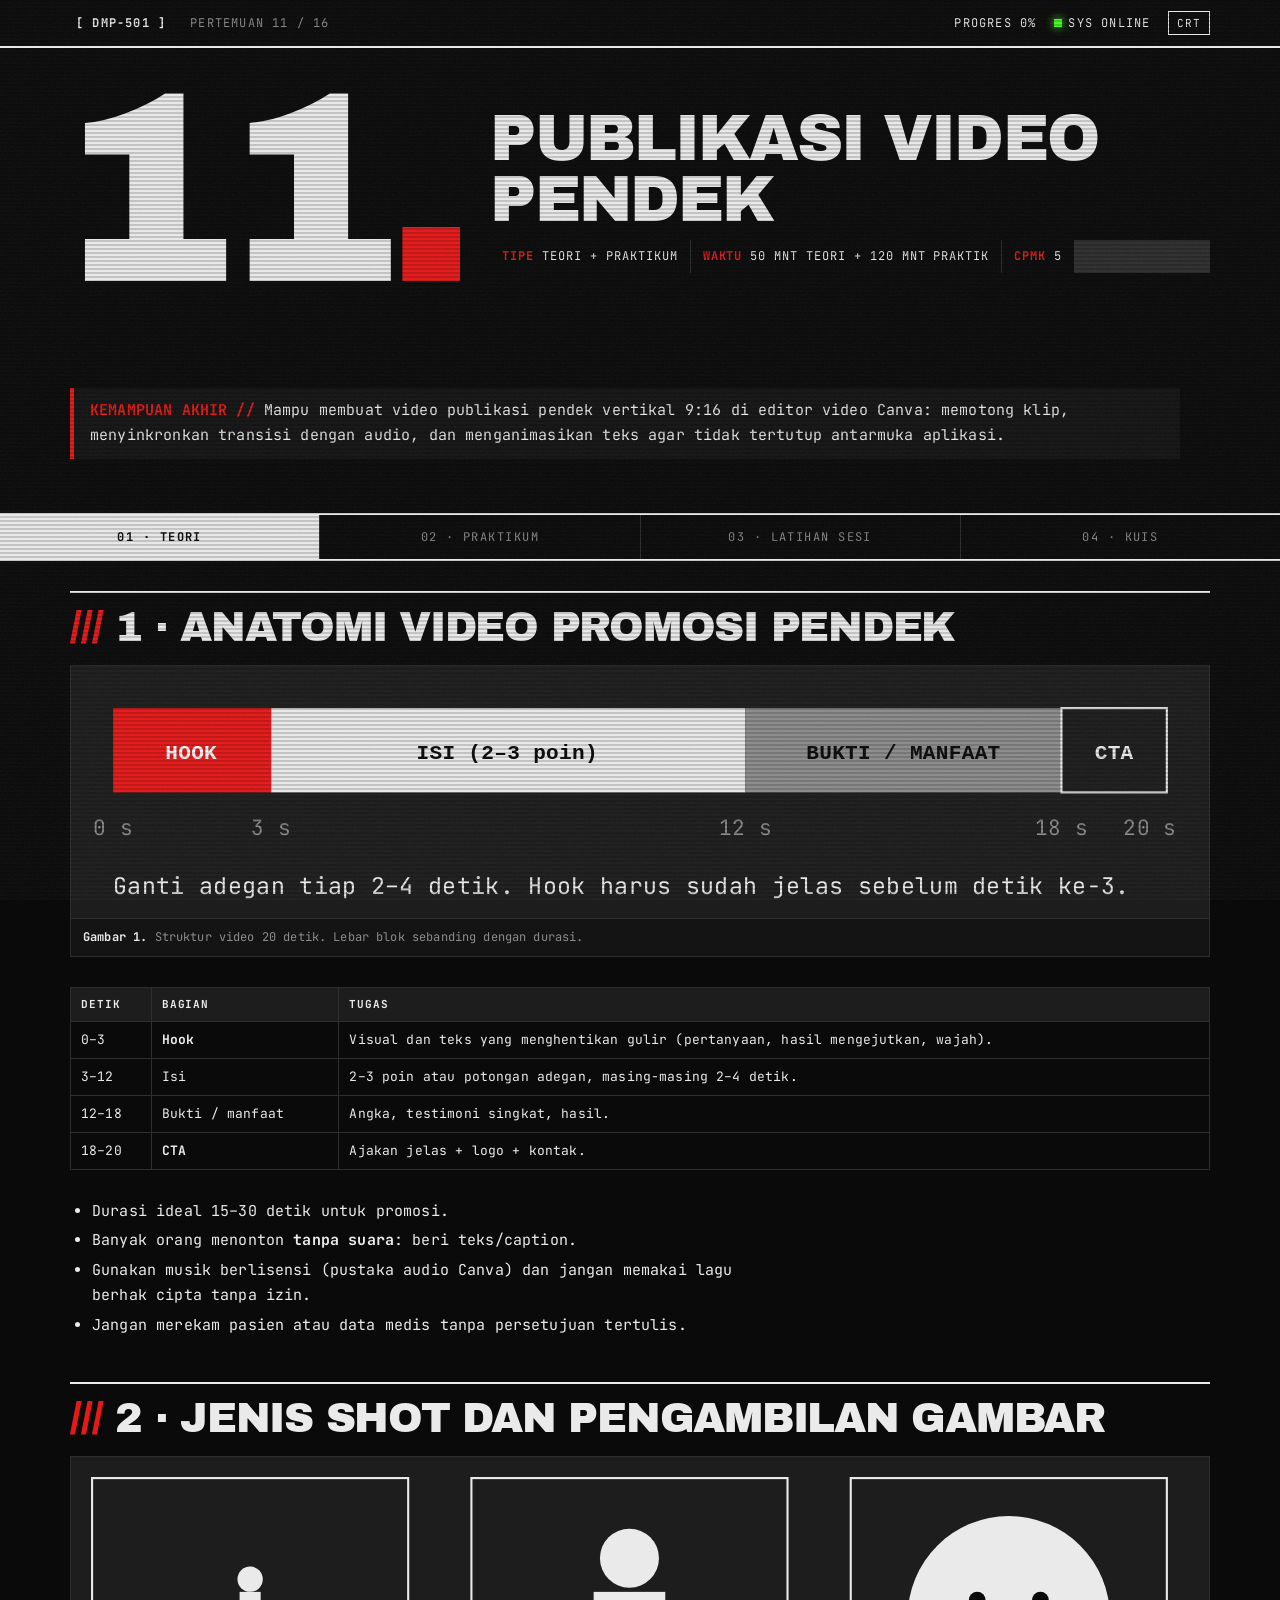
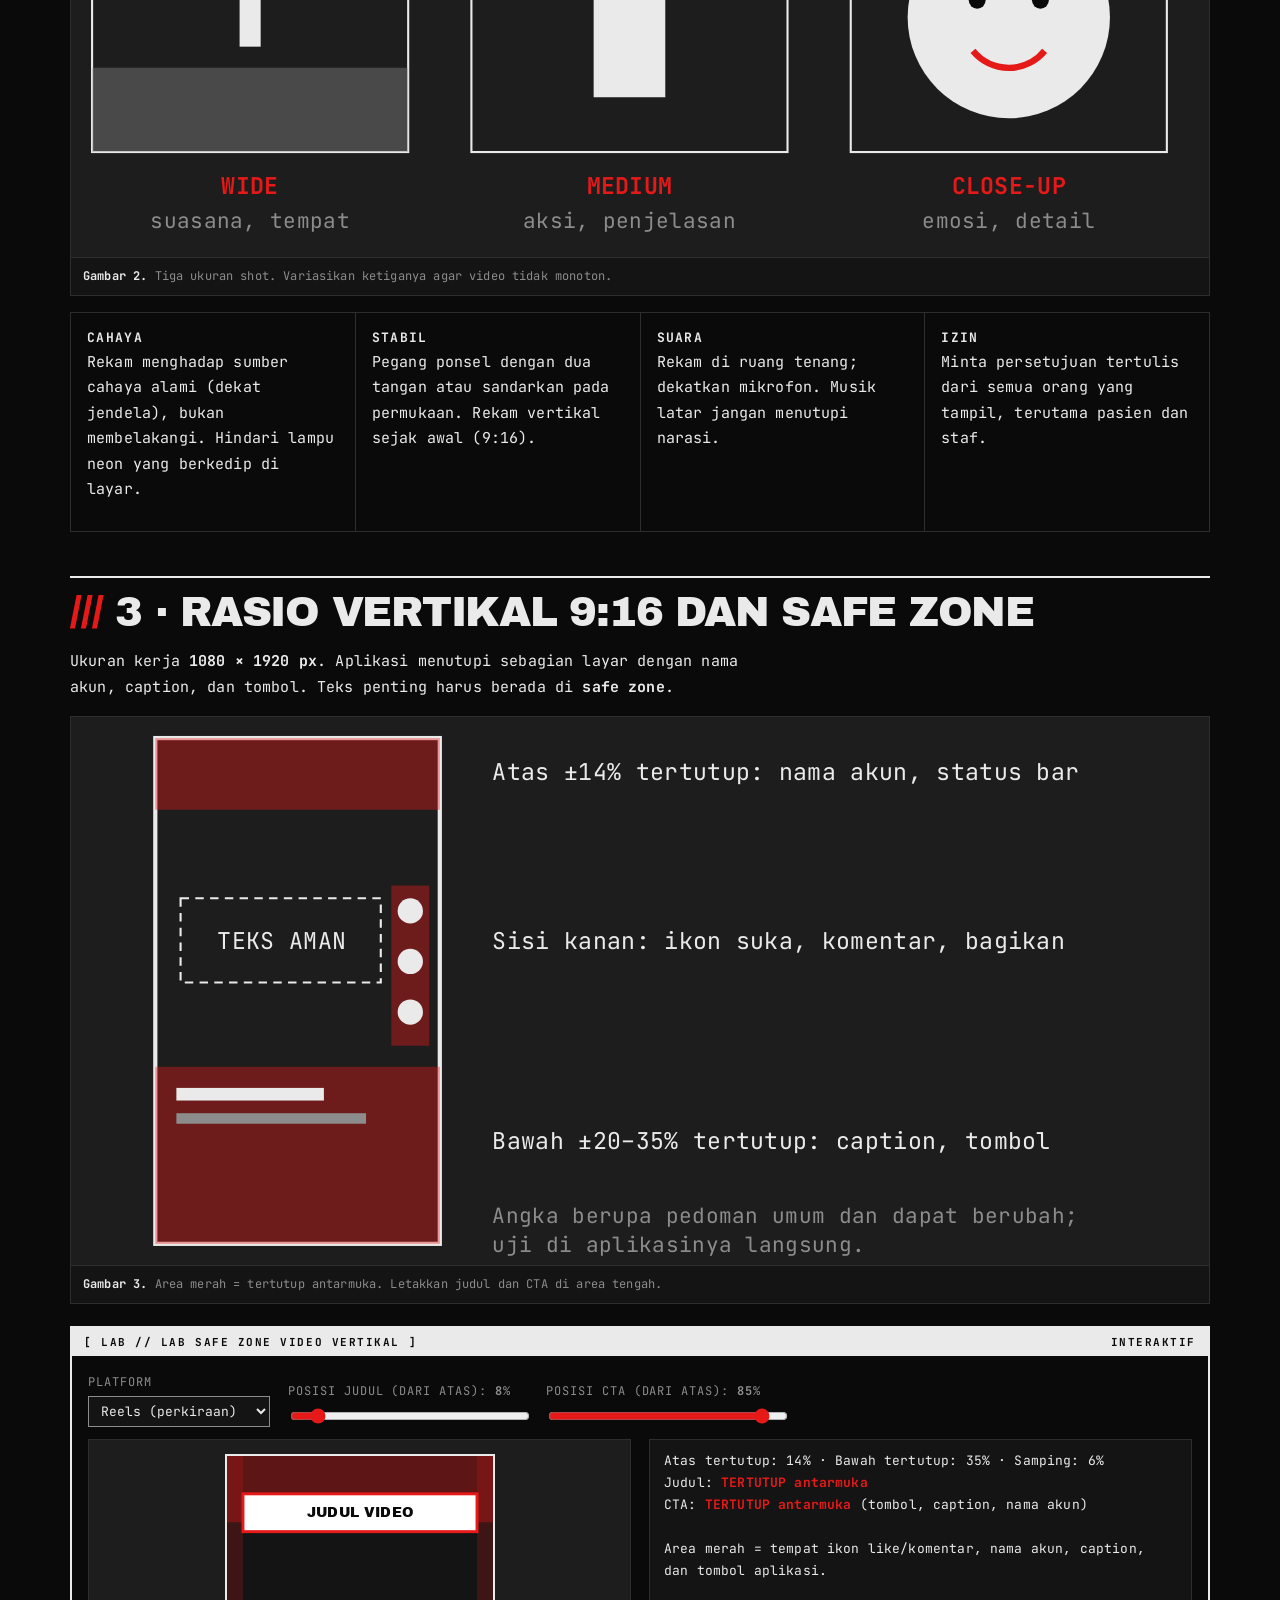
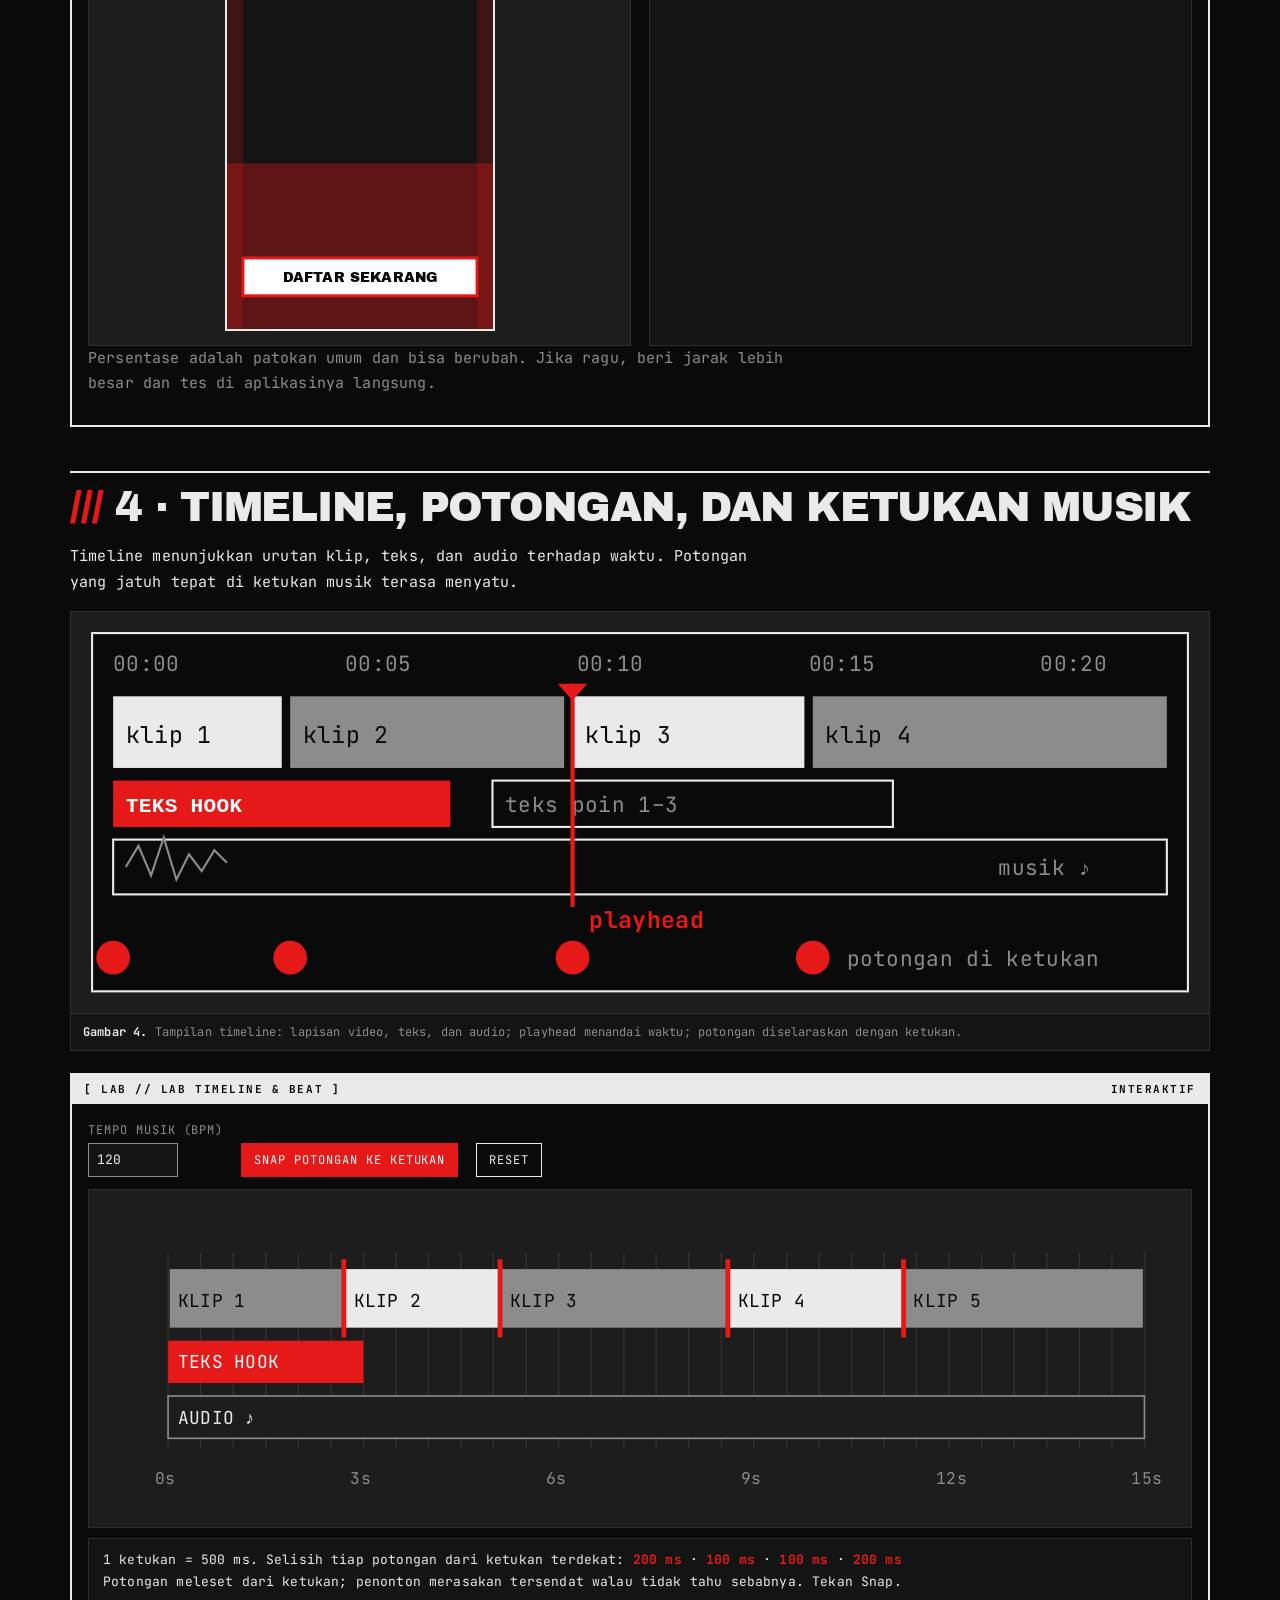
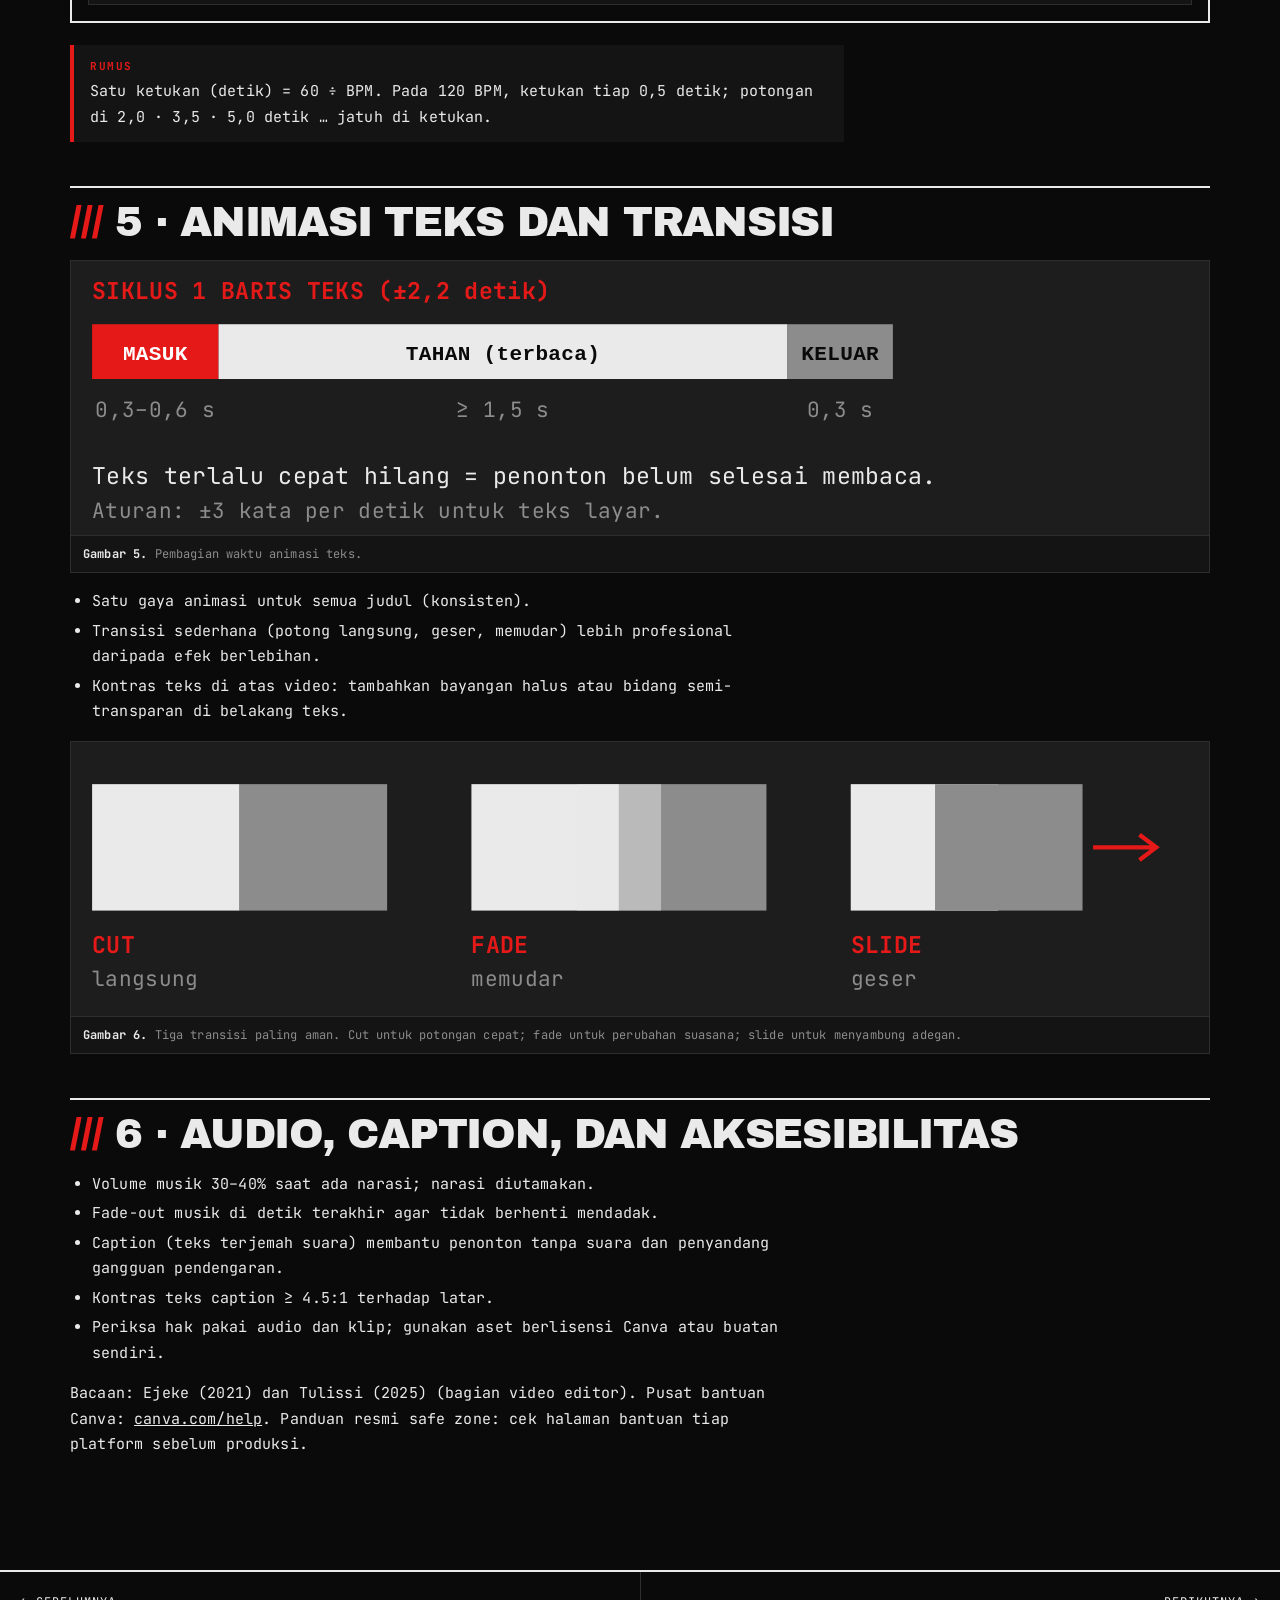
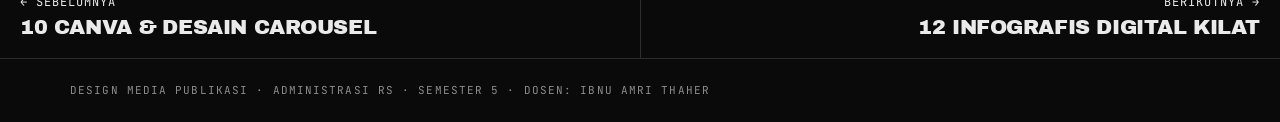
<file: pertemuan-11.html>
<!doctype html>
<html lang="id">
<head>
<meta charset="utf-8">
<meta name="viewport" content="width=device-width,initial-scale=1">
<title>Pertemuan 11</title>
<link rel="stylesheet" href="assets/style.css">
<script src="assets/app.js" defer></script>
<script src="assets/widgets1.js" defer></script>
<script src="assets/widgets2.js" defer></script>
<script src="assets/widgets3.js" defer></script>
</head>
<body data-week="11" data-cpmk="5" data-goal="Mampu membuat video publikasi pendek vertikal 9:16 di editor video Canva: memotong klip, menyinkronkan transisi dengan audio, dan menganimasikan teks agar tidak tertutup antarmuka aplikasi.">
<main>

<section data-tab="Teori">

  <h2>1 · Anatomi video promosi pendek</h2>
  <figure class="fig"><svg viewBox="0 0 540 120">
    <rect x="20" y="20" width="75" height="40" class="rd"/><rect x="95" y="20" width="225" height="40" class="fg"/><rect x="320" y="20" width="150" height="40" class="dm"/><rect x="470" y="20" width="50" height="40" class="sk"/>
    <g style="font:700 10px monospace" text-anchor="middle"><text x="57" y="44" style="fill:#fff">HOOK</text><text x="207" y="44" style="fill:#0A0A0A">ISI (2–3 poin)</text><text x="395" y="44" style="fill:#0A0A0A">BUKTI / MANFAAT</text><text x="495" y="44" style="fill:#EAEAEA">CTA</text></g>
    <g class="tm" text-anchor="middle"><text x="20" y="80">0 s</text><text x="95" y="80">3 s</text><text x="320" y="80">12 s</text><text x="470" y="80">18 s</text><text x="512" y="80">20 s</text></g>
    <text x="20" y="108" class="tx">Ganti adegan tiap 2–4 detik. Hook harus sudah jelas sebelum detik ke-3.</text>
  </svg><figcaption><b>Gambar 1.</b> Struktur video 20 detik. Lebar blok sebanding dengan durasi.</figcaption></figure>
  <div class="tscroll"><table>
    <tr><th>Detik</th><th>Bagian</th><th>Tugas</th></tr>
    <tr><td>0–3</td><td><b>Hook</b></td><td>Visual dan teks yang menghentikan gulir (pertanyaan, hasil mengejutkan, wajah).</td></tr>
    <tr><td>3–12</td><td>Isi</td><td>2–3 poin atau potongan adegan, masing-masing 2–4 detik.</td></tr>
    <tr><td>12–18</td><td>Bukti / manfaat</td><td>Angka, testimoni singkat, hasil.</td></tr>
    <tr><td>18–20</td><td><b>CTA</b></td><td>Ajakan jelas + logo + kontak.</td></tr>
  </table></div>
  <ul><li>Durasi ideal 15–30 detik untuk promosi.</li><li>Banyak orang menonton <b>tanpa suara</b>: beri teks/caption.</li><li>Gunakan musik berlisensi (pustaka audio Canva) dan jangan memakai lagu berhak cipta tanpa izin.</li><li>Jangan merekam pasien atau data medis tanpa persetujuan tertulis.</li></ul>

  <h2>2 · Jenis shot dan pengambilan gambar</h2>
  <figure class="fig"><svg viewBox="0 0 540 190">
    <g><rect x="10" y="10" width="150" height="130" class="sk"/><circle cx="85" cy="58" r="6" class="fg"/><rect x="80" y="64" width="10" height="26" class="fg"/><rect x="10" y="100" width="150" height="40" class="dm" style="fill-opacity:.4"/></g>
    <g transform="translate(180 0)"><rect x="10" y="10" width="150" height="130" class="sk"/><circle cx="85" cy="48" r="14" class="fg"/><rect x="68" y="64" width="34" height="50" class="fg"/></g>
    <g transform="translate(360 0)"><rect x="10" y="10" width="150" height="130" class="sk"/><circle cx="85" cy="76" r="48" class="fg"/><circle cx="70" cy="68" r="4" class="bk"/><circle cx="100" cy="68" r="4" class="bk"/><path d="M68 92a22 22 0 0 0 34 0" class="sr" stroke-width="3"/></g>
    <g class="tr" text-anchor="middle"><text x="85" y="160">WIDE</text><text x="265" y="160">MEDIUM</text><text x="445" y="160">CLOSE-UP</text></g>
    <g class="tm" text-anchor="middle"><text x="85" y="176">suasana, tempat</text><text x="265" y="176">aksi, penjelasan</text><text x="445" y="176">emosi, detail</text></g>
  </svg><figcaption><b>Gambar 2.</b> Tiga ukuran shot. Variasikan ketiganya agar video tidak monoton.</figcaption></figure>
  <div class="grid">
    <div><h4>Cahaya</h4><p>Rekam menghadap sumber cahaya alami (dekat jendela), bukan membelakangi. Hindari lampu neon yang berkedip di layar.</p></div>
    <div><h4>Stabil</h4><p>Pegang ponsel dengan dua tangan atau sandarkan pada permukaan. Rekam vertikal sejak awal (9:16).</p></div>
    <div><h4>Suara</h4><p>Rekam di ruang tenang; dekatkan mikrofon. Musik latar jangan menutupi narasi.</p></div>
    <div><h4>Izin</h4><p>Minta persetujuan tertulis dari semua orang yang tampil, terutama pasien dan staf.</p></div>
  </div>

  <h2>3 · Rasio vertikal 9:16 dan safe zone</h2>
  <p>Ukuran kerja <b>1080 × 1920 px</b>. Aplikasi menutupi sebagian layar dengan nama akun, caption, dan tombol. Teks penting harus berada di <b>safe zone</b>.</p>
  <figure class="fig"><svg viewBox="0 0 540 260">
    <rect x="40" y="10" width="135" height="240" class="sk" stroke-width="2"/>
    <rect x="40" y="10" width="135" height="34" class="rd" style="fill-opacity:.4"/><rect x="40" y="166" width="135" height="84" class="rd" style="fill-opacity:.4"/>
    <rect x="152" y="80" width="18" height="76" class="rd" style="fill-opacity:.4"/>
    <g class="fg"><circle cx="161" cy="92" r="6"/><circle cx="161" cy="116" r="6"/><circle cx="161" cy="140" r="6"/></g>
    <rect x="50" y="176" width="70" height="6" class="fg"/><rect x="50" y="188" width="90" height="5" class="dm"/>
    <rect x="52" y="86" width="95" height="40" class="sk" stroke-dasharray="4 3"/><text x="100" y="110" text-anchor="middle" class="tx">TEKS AMAN</text>
    <g class="tx"><text x="200" y="30">Atas ±14% tertutup: nama akun, status bar</text><text x="200" y="110">Sisi kanan: ikon suka, komentar, bagikan</text><text x="200" y="205">Bawah ±20–35% tertutup: caption, tombol</text>
    <text x="200" y="240" class="tm">Angka berupa pedoman umum dan dapat berubah;</text><text x="200" y="254" class="tm">uji di aplikasinya langsung.</text></g>
  </svg><figcaption><b>Gambar 3.</b> Area merah = tertutup antarmuka. Letakkan judul dan CTA di area tengah.</figcaption></figure>
  <div class="widget" data-w="safezone" data-title="LAB SAFE ZONE VIDEO VERTIKAL"></div>

  <h2>4 · Timeline, potongan, dan ketukan musik</h2>
  <p>Timeline menunjukkan urutan klip, teks, dan audio terhadap waktu. Potongan yang jatuh tepat di ketukan musik terasa menyatu.</p>
  <figure class="fig"><svg viewBox="0 0 540 190">
    <rect x="10" y="10" width="520" height="170" class="bk" style="stroke:#EAEAEA"/>
    <g class="tm"><text x="20" y="28">00:00</text><text x="130" y="28">00:05</text><text x="240" y="28">00:10</text><text x="350" y="28">00:15</text><text x="460" y="28">00:20</text></g>
    <rect x="20" y="40" width="80" height="34" class="fg"/><rect x="104" y="40" width="130" height="34" class="dm"/><rect x="238" y="40" width="110" height="34" class="fg"/><rect x="352" y="40" width="168" height="34" class="dm"/>
    <g class="tx"><text x="26" y="62" style="fill:#0A0A0A">klip 1</text><text x="110" y="62" style="fill:#0A0A0A">klip 2</text><text x="244" y="62" style="fill:#0A0A0A">klip 3</text><text x="358" y="62" style="fill:#0A0A0A">klip 4</text></g>
    <rect x="20" y="80" width="160" height="22" class="rd"/><text x="26" y="95" style="font:700 10px monospace;fill:#fff">TEKS HOOK</text>
    <rect x="200" y="80" width="190" height="22" class="sk"/><text x="206" y="95" class="tm">teks poin 1–3</text>
    <rect x="20" y="108" width="500" height="26" class="sk"/><path d="M26 121l6-10 6 14 6-18 6 20 6-12 6 8 6-10 6 6" class="sd"/><text x="440" y="125" class="tm">musik ♪</text>
    <line x1="238" y1="34" x2="238" y2="140" class="sr" stroke-width="2"/><path d="M231 34h14l-7 8z" class="rd"/><text x="246" y="150" class="tr">playhead</text>
    <g class="rd"><circle cx="20" cy="164" r="8"/><circle cx="104" cy="164" r="8"/><circle cx="238" cy="164" r="8"/><circle cx="352" cy="164" r="8"/></g>
    <text x="368" y="168" class="tm">potongan di ketukan</text>
  </svg><figcaption><b>Gambar 4.</b> Tampilan timeline: lapisan video, teks, dan audio; playhead menandai waktu; potongan diselaraskan dengan ketukan.</figcaption></figure>
  <div class="widget" data-w="timeline" data-title="LAB TIMELINE &amp; BEAT"></div>
  <div class="callout"><b class="t">Rumus</b>Satu ketukan (detik) = 60 ÷ BPM. Pada 120 BPM, ketukan tiap 0,5 detik; potongan di 2,0 · 3,5 · 5,0 detik … jatuh di ketukan.</div>

  <h2>5 · Animasi teks dan transisi</h2>
  <figure class="fig"><svg viewBox="0 0 540 130">
    <text x="10" y="18" class="tr">SIKLUS 1 BARIS TEKS (±2,2 detik)</text>
    <rect x="10" y="30" width="60" height="26" class="rd"/><rect x="70" y="30" width="270" height="26" class="fg"/><rect x="340" y="30" width="50" height="26" class="dm"/>
    <g style="font:700 10px monospace" text-anchor="middle"><text x="40" y="47" style="fill:#fff">MASUK</text><text x="205" y="47" style="fill:#0A0A0A">TAHAN (terbaca)</text><text x="365" y="47" style="fill:#0A0A0A">KELUAR</text></g>
    <g class="tm" text-anchor="middle"><text x="40" y="74">0,3–0,6 s</text><text x="205" y="74">≥ 1,5 s</text><text x="365" y="74">0,3 s</text></g>
    <text x="10" y="106" class="tx">Teks terlalu cepat hilang = penonton belum selesai membaca.</text>
    <text x="10" y="122" class="tm">Aturan: ±3 kata per detik untuk teks layar.</text>
  </svg><figcaption><b>Gambar 5.</b> Pembagian waktu animasi teks.</figcaption></figure>
  <ul><li>Satu gaya animasi untuk semua judul (konsisten).</li><li>Transisi sederhana (potong langsung, geser, memudar) lebih profesional daripada efek berlebihan.</li><li>Kontras teks di atas video: tambahkan bayangan halus atau bidang semi-transparan di belakang teks.</li></ul>
  <figure class="fig"><svg viewBox="0 0 540 130">
    <g><rect x="10" y="20" width="70" height="60" class="fg"/><rect x="80" y="20" width="70" height="60" class="dm"/><text x="10" y="100" class="tr">CUT</text><text x="10" y="116" class="tm">langsung</text></g>
    <g transform="translate(180 0)"><rect x="10" y="20" width="70" height="60" class="fg"/><rect x="80" y="20" width="70" height="60" class="dm"/><rect x="60" y="20" width="40" height="60" class="fg" style="fill-opacity:.5"/><text x="10" y="100" class="tr">FADE</text><text x="10" y="116" class="tm">memudar</text></g>
    <g transform="translate(360 0)"><rect x="10" y="20" width="70" height="60" class="fg"/><rect x="50" y="20" width="70" height="60" class="dm"/><path d="M125 50h30m-8-6l8 6-8 6" class="sr" stroke-width="2"/><text x="10" y="100" class="tr">SLIDE</text><text x="10" y="116" class="tm">geser</text></g>
  </svg><figcaption><b>Gambar 6.</b> Tiga transisi paling aman. Cut untuk potongan cepat; fade untuk perubahan suasana; slide untuk menyambung adegan.</figcaption></figure>

  <h2>6 · Audio, caption, dan aksesibilitas</h2>
  <ul><li>Volume musik 30–40% saat ada narasi; narasi diutamakan.</li><li>Fade-out musik di detik terakhir agar tidak berhenti mendadak.</li><li>Caption (teks terjemah suara) membantu penonton tanpa suara dan penyandang gangguan pendengaran.</li><li>Kontras teks caption ≥ 4.5:1 terhadap latar.</li><li>Periksa hak pakai audio dan klip; gunakan aset berlisensi Canva atau buatan sendiri.</li></ul>
  <p class="refs">Bacaan: Ejeke (2021) dan Tulissi (2025) (bagian video editor). Pusat bantuan Canva: <a href="https://www.canva.com/help/" target="_blank" rel="noopener">canva.com/help</a>. Panduan resmi safe zone: cek halaman bantuan tiap platform sebelum produksi.</p>
</section>

<section data-tab="Praktikum">
  <div class="callout"><b class="t">Brief</b>Video 9:16 berdurasi ±20 detik untuk mempromosikan satu layanan RS (mis. “Cek kesehatan gratis”). Gunakan klip stok Canva atau rekaman sendiri yang tidak memuat pasien.</div>

  <h2>A · Storyboard dan shot list</h2>
  <figure class="fig"><svg viewBox="0 0 540 150">
    <g><rect x="8" y="10" width="90" height="100" class="sk"/><text x="53" y="60" text-anchor="middle" class="tx">HOOK</text><text x="53" y="124" text-anchor="middle" class="tm">0–3 s</text></g>
    <g transform="translate(106 0)"><rect x="8" y="10" width="90" height="100" class="sk"/><text x="53" y="60" text-anchor="middle" class="tx">ISI 1</text><text x="53" y="124" text-anchor="middle" class="tm">3–7 s</text></g>
    <g transform="translate(212 0)"><rect x="8" y="10" width="90" height="100" class="sk"/><text x="53" y="60" text-anchor="middle" class="tx">ISI 2</text><text x="53" y="124" text-anchor="middle" class="tm">7–12 s</text></g>
    <g transform="translate(318 0)"><rect x="8" y="10" width="90" height="100" class="sk"/><text x="53" y="60" text-anchor="middle" class="tx">BUKTI</text><text x="53" y="124" text-anchor="middle" class="tm">12–18 s</text></g>
    <g transform="translate(424 0)"><rect x="8" y="10" width="90" height="100" class="rd"/><text x="53" y="60" text-anchor="middle" style="font:700 11px monospace;fill:#fff">CTA</text><text x="53" y="124" text-anchor="middle" class="tm">18–20 s</text></g>
    <text x="10" y="144" class="tm">Tulis di tiap kotak: gambar, teks layar (≤ 6 kata), audio.</text>
  </svg><figcaption><b>Gambar 7.</b> Kerangka storyboard 5 adegan 9:16.</figcaption></figure>
  <ol class="steps">
    <li>Tulis 5 adegan: hook, 3 isi, CTA. Tentukan durasi tiap adegan sehingga total 20 detik.</li>
    <li>Tulis teks layar untuk tiap adegan (≤ 6 kata).</li>
    <li>Pilih tempo musik (mis. 100–120 BPM) dan hitung ketukan.</li>
  </ol>

  <h2>B · Membuat proyek</h2>
  <ol class="steps">
    <li><b>Create a design → Video</b> (pilih ukuran Mobile video/1080 × 1920) atau <b>Custom size</b> 1080 × 1920 px.</li>
    <li>Unggah klip lewat <b>Uploads</b> atau pilih dari <b>Elements → Videos</b>.</li>
    <li>Seret klip ke halaman. Satu halaman = satu adegan. Buka tampilan <b>Timeline</b> (ikon di bawah kanvas).</li>
  </ol>

  <h2>C · Memotong (trim) dan menyusun</h2>
  <ol class="steps">
    <li>Pilih klip, seret tepi klip di timeline atau gunakan <b>Trim</b> (ikon gunting/Trim di toolbar).</li>
    <li>Untuk membagi klip jadi dua: tempatkan playhead lalu tekan <b>Split</b> (<kbd>S</kbd>).</li>
    <li>Atur durasi tiap halaman agar sesuai shot list.</li>
    <li>Sesuaikan posisi gambar (Crop) supaya wajah/objek berada di tengah safe zone.</li>
  </ol>
  <div class="callout w"><b class="t">Checkpoint C</b>Putar video tanpa audio: apakah alurnya tertebak? Durasi tiap adegan sama dengan shot list?</div>

  <h2>D · Audio dan transisi</h2>
  <ol class="steps">
    <li>Buka <b>Elements → Audio</b> (atau Apps → Audio), cari musik instrumental yang sesuai tempo.</li>
    <li>Tambahkan ke timeline. Atur volume (musik ±30–40% bila ada narasi).</li>
    <li>Bila tersedia, gunakan <b>Beat sync</b>; bila tidak, atur durasi halaman agar jatuh di ketukan (rumus 60 ÷ BPM).</li>
    <li>Tambahkan transisi antar halaman (ikon di antara dua halaman atau <b>Animate → Page transitions</b>). Pakai satu jenis transisi.</li>
    <li>Tambahkan fade-out audio di detik terakhir.</li>
  </ol>

  <h2>E · Teks bergerak dan caption</h2>
  <ol class="steps">
    <li>Teks hook: font tebal 90–110 px, kontras tinggi, di atas batas safe zone atas (lihat lab safe zone).</li>
    <li>Pilih teks → <b>Animate</b> → pilih satu animasi masuk (mis. Rise/Pop/Typewriter) dan keluar bila perlu.</li>
    <li>Tambahkan teks poin 1–3 per adegan; muncul bersamaan dengan visualnya.</li>
    <li>CTA di dasar tengah safe zone bawah (bukan di 35% terbawah untuk Reels).</li>
    <li>Bila tersedia, gunakan fitur caption otomatis, lalu periksa tiap kalimatnya.</li>
  </ol>

  <h2>F · Ekspor dan uji</h2>
  <ol class="steps">
    <li>Tonton ulang tanpa suara: pesan tetap tersampaikan?</li>
    <li><b>Share → Download → MP4 Video</b>, kualitas 1080p.</li>
    <li>Putar di ponsel; periksa apakah teks tertutup oleh antarmuka (pakai gambar unggahan uji bila perlu).</li>
  </ol>
  <h3>Masalah umum</h3>
  <div class="tscroll"><table>
    <tr><th>Gejala</th><th>Solusi</th></tr>
    <tr><td>Video lag saat diedit</td><td>Gunakan klip lebih pendek/resolusi 1080p; tutup tab lain.</td></tr>
    <tr><td>Teks tertutup antarmuka</td><td>Pindahkan ke tengah; cek lab safe zone.</td></tr>
    <tr><td>Transisi meleset dari ketukan</td><td>Hitung 60 ÷ BPM dan sesuaikan durasi halaman.</td></tr>
    <tr><td>Musik terlalu keras</td><td>Turunkan volume klip audio ke 30–40%.</td></tr>
  </table></div>
</section>

<section data-tab="Latihan Sesi">
  <h2>Tugas sesi pertemuan 11</h2>
  <article class="task" data-id="board" data-min="15"><h3>Latihan 1 · Shot list 20 detik</h3>
    <p>Isi shot list: detik, adegan, teks layar, audio. Total 20 detik.</p>
    <textarea class="note" data-key="board" placeholder="0-3 s | Hook | ..&#10;3-7 s | Isi 1 | ..&#10;..."></textarea></article>
  <article class="task" data-id="beat" data-min="8"><h3>Latihan 2 · Snap ke ketukan</h3>
    <p>Di lab timeline, ubah BPM ke 100, 110, 128. Catat BPM mana yang paling mudah membuat potongan jatuh tepat tanpa Snap, dan hitung ketukan dalam milidetik.</p>
    <textarea class="note" data-key="beat"></textarea></article>
  <article class="task" data-id="safe" data-min="8"><h3>Latihan 3 · Tempatkan teks dengan aman</h3>
    <p>Di lab safe zone, temukan posisi judul tertinggi dan CTA terendah yang masih aman untuk Reels dan untuk Story. Tulis angka persennya.</p>
    <textarea class="note" data-key="safe"></textarea></article>
  <article class="task" data-id="video" data-min="70"><h3>Latihan 4 · Video promosi 20 detik</h3>
    <p>Kerjakan praktikum B–F. Kumpulkan MP4.</p>
    <details><summary>Rubrik</summary><ul><li>Transisi jatuh di ketukan (30%)</li><li>Animasi teks konsisten dan terbaca (30%)</li><li>Teks aman dari antarmuka (20%)</li><li>Alur hook-isi-CTA jelas (20%)</li></ul></details></article>
  <article class="task" data-id="review" data-min="12"><h3>Latihan 5 · Tonton tanpa suara</h3>
    <p>Minta teman menonton videomu tanpa suara. Catat apakah mereka memahami pesan utamanya, lalu perbaiki satu hal.</p></article>
  <article class="task" data-id="shots" data-min="10"><h3>Latihan 6 · Katalog shot</h3>
    <p>Rekam (di kampus) satu shot wide, satu medium, dan satu close-up untuk topik yang sama. Jelaskan di mana masing-masing akan dipakai dalam videomu.</p>
    <textarea class="note" data-key="shots"></textarea></article>
</section>

<section data-tab="Kuis">
  <h2>Kuis</h2>
  <div class="quiz"><script type="application/json">[
    {"q":"Pada 120 BPM, satu ketukan berdurasi…","o":["0,25 detik","0,5 detik","1 detik","2 detik"],"a":1,"e":"60 ÷ 120 = 0,5 detik."},
    {"q":"Ukuran kerja video vertikal adalah…","o":["1920 × 1080","1080 × 1080","1080 × 1920","1280 × 720"],"a":2,"e":"9:16 vertikal."},
    {"q":"Teks CTA sebaiknya TIDAK diletakkan di…","o":["Safe zone tengah bawah","Area bawah yang tertutup caption/tombol aplikasi","Dekat tengah layar","Area aman"],"a":1,"e":"Antarmuka aplikasi menutupi bagian bawah."},
    {"q":"Mengapa video promosi perlu teks/caption?","o":["Supaya file lebih besar","Banyak penonton menonton tanpa suara","Agar tidak perlu musik","Wajib hukum"],"a":1,"e":"Pesan harus bisa dipahami tanpa audio."},
    {"q":"Durasi ideal sebuah adegan pada video promosi pendek adalah…","o":["2–4 detik","10–15 detik","30 detik","1 menit"],"a":0,"e":"Ganti adegan cepat agar tetap dinamis."},
    {"q":"Shot yang paling cocok untuk menunjukkan emosi atau detail adalah…","o":["Wide","Medium","Close-up","Drone"],"a":2,"e":"Close-up memperlihatkan ekspresi/detail."},
    {"q":"Pintasan Canva untuk membagi klip pada posisi playhead adalah…","o":["S","X","Z","Q"],"a":0,"e":"S = Split."},
    {"q":"Berapa lama teks sebaiknya tetap terbaca di layar untuk satu baris pendek?","o":["0,2 detik","≥ 1,5 detik","10 detik","Tidak penting"],"a":1,"e":"Cukup waktu untuk dibaca."},
    {"q":"Sebelum merekam orang di RS, hal yang wajib dilakukan adalah…","o":["Merekam diam-diam","Meminta persetujuan tertulis","Menambah musik","Mengganti font"],"a":1,"e":"Hak privasi pasien dan staf harus dihormati."}
  ]</script></div>
</section>

</main>
</body>
</html>
</file>
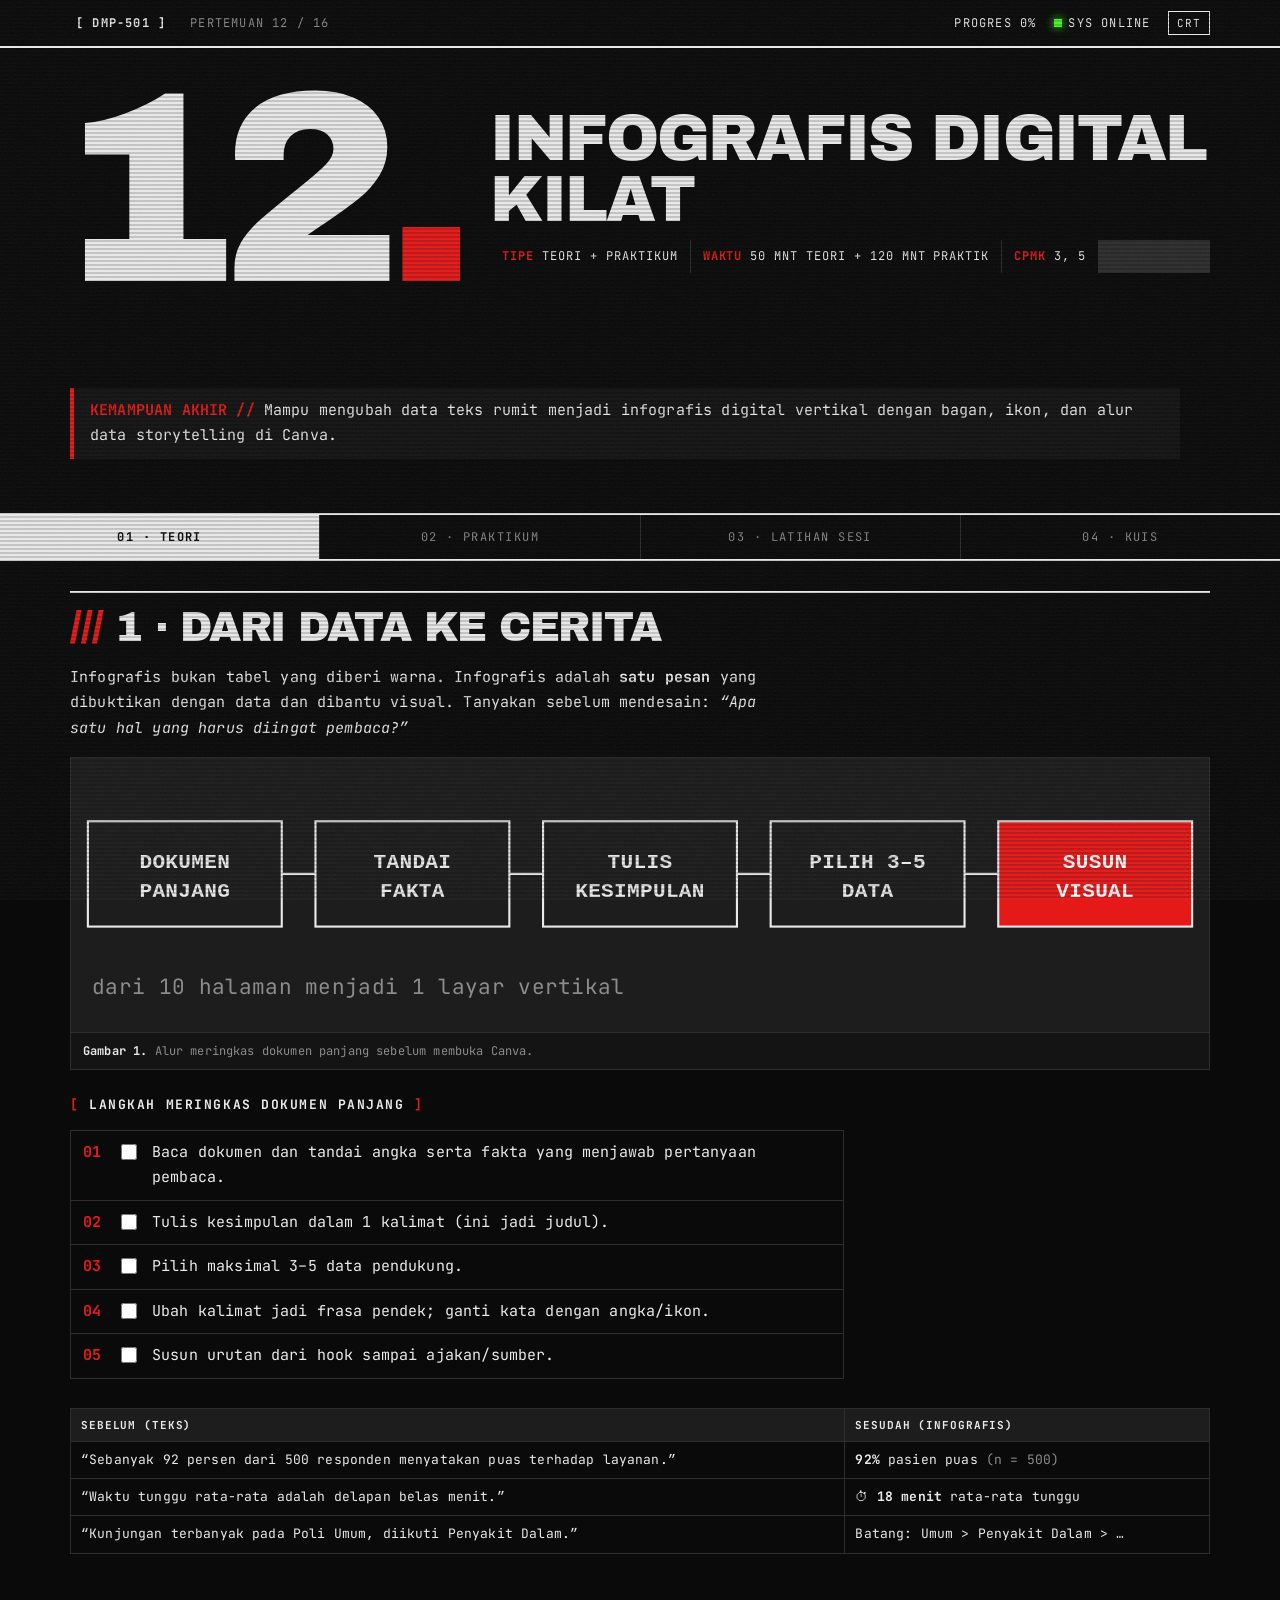
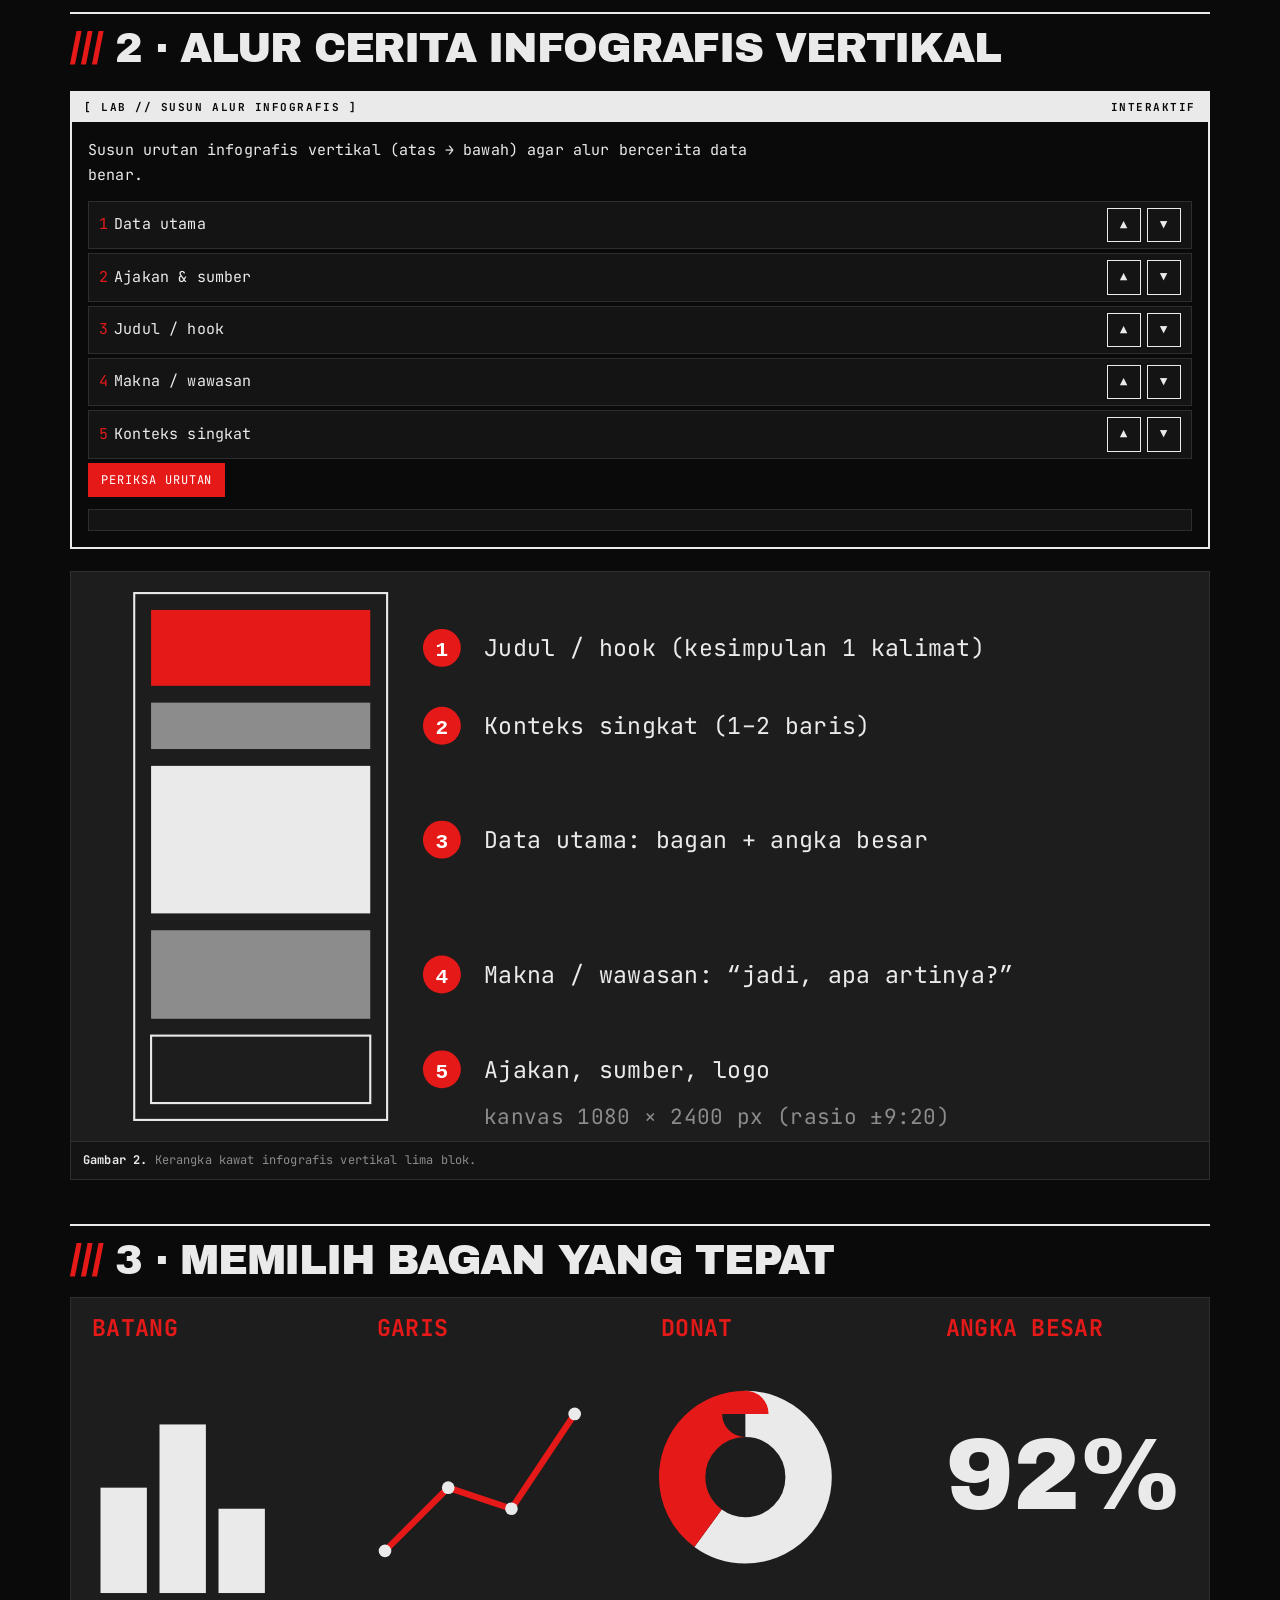
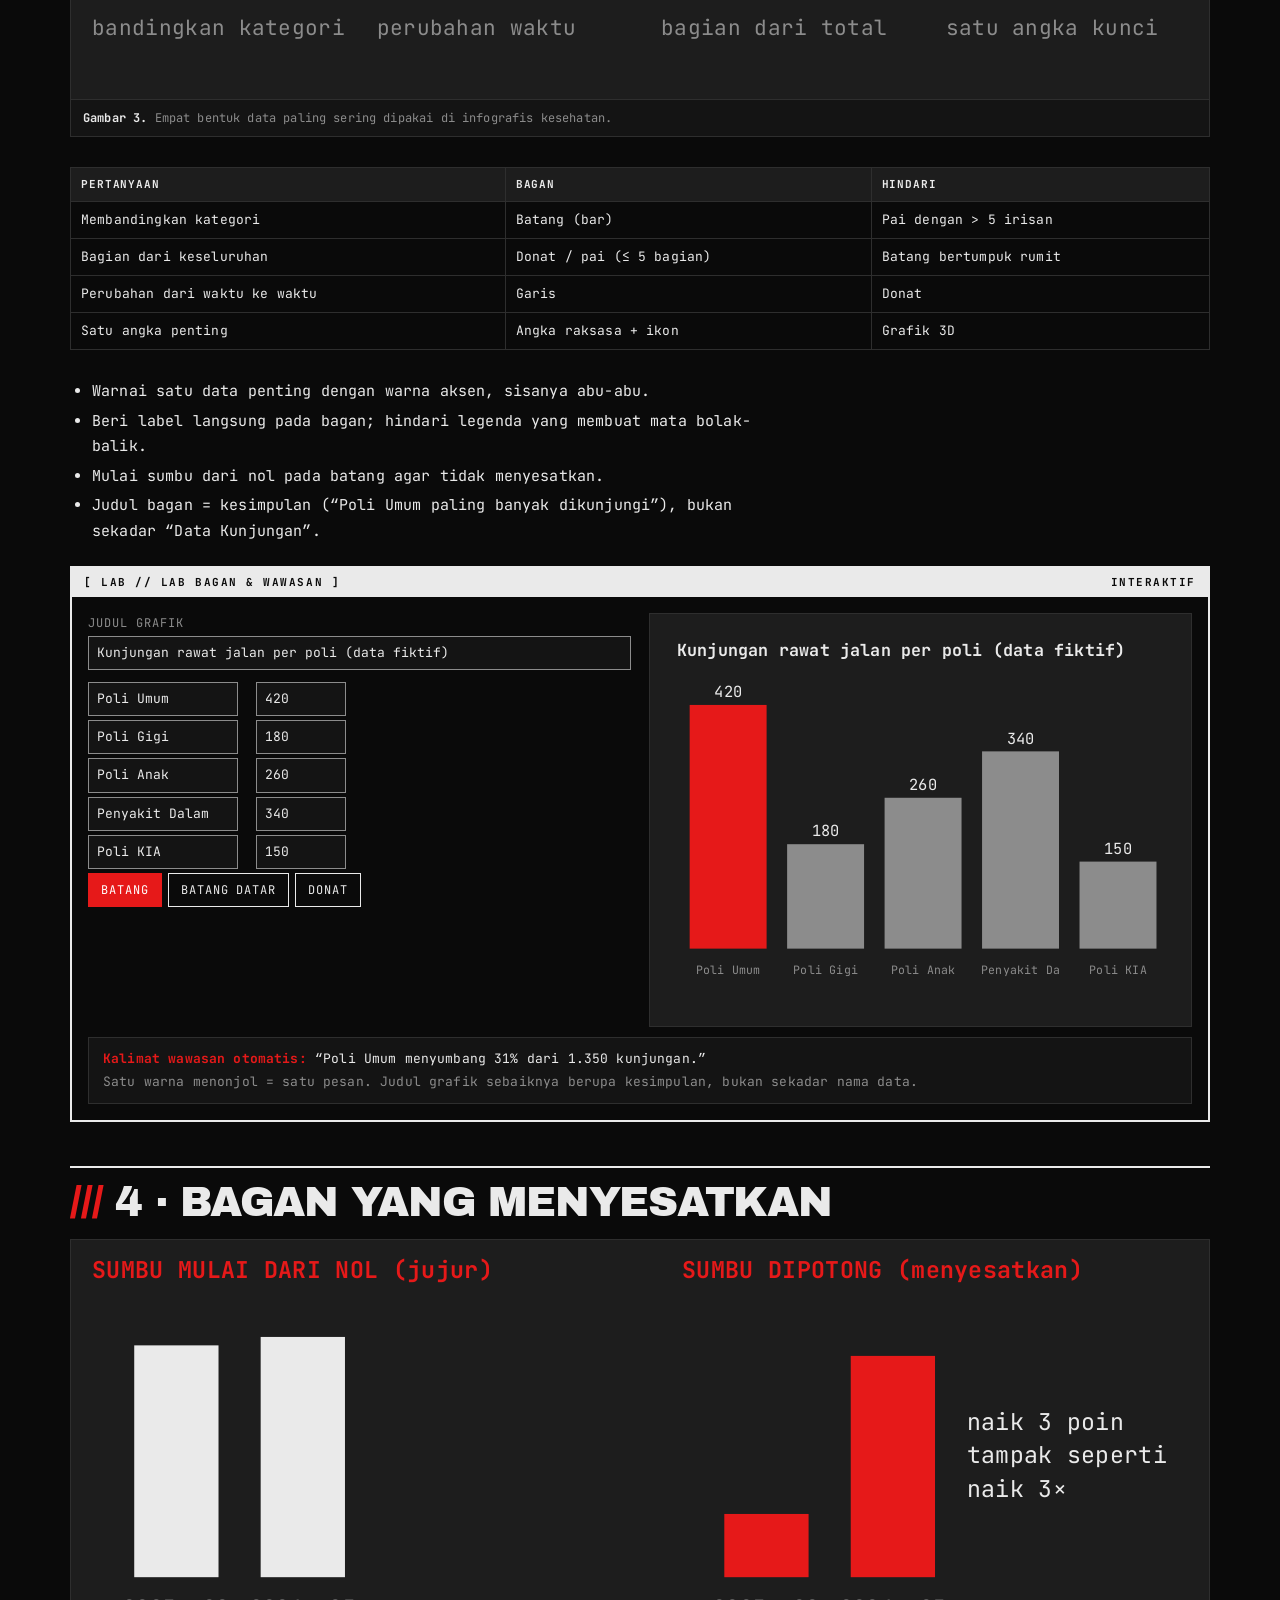
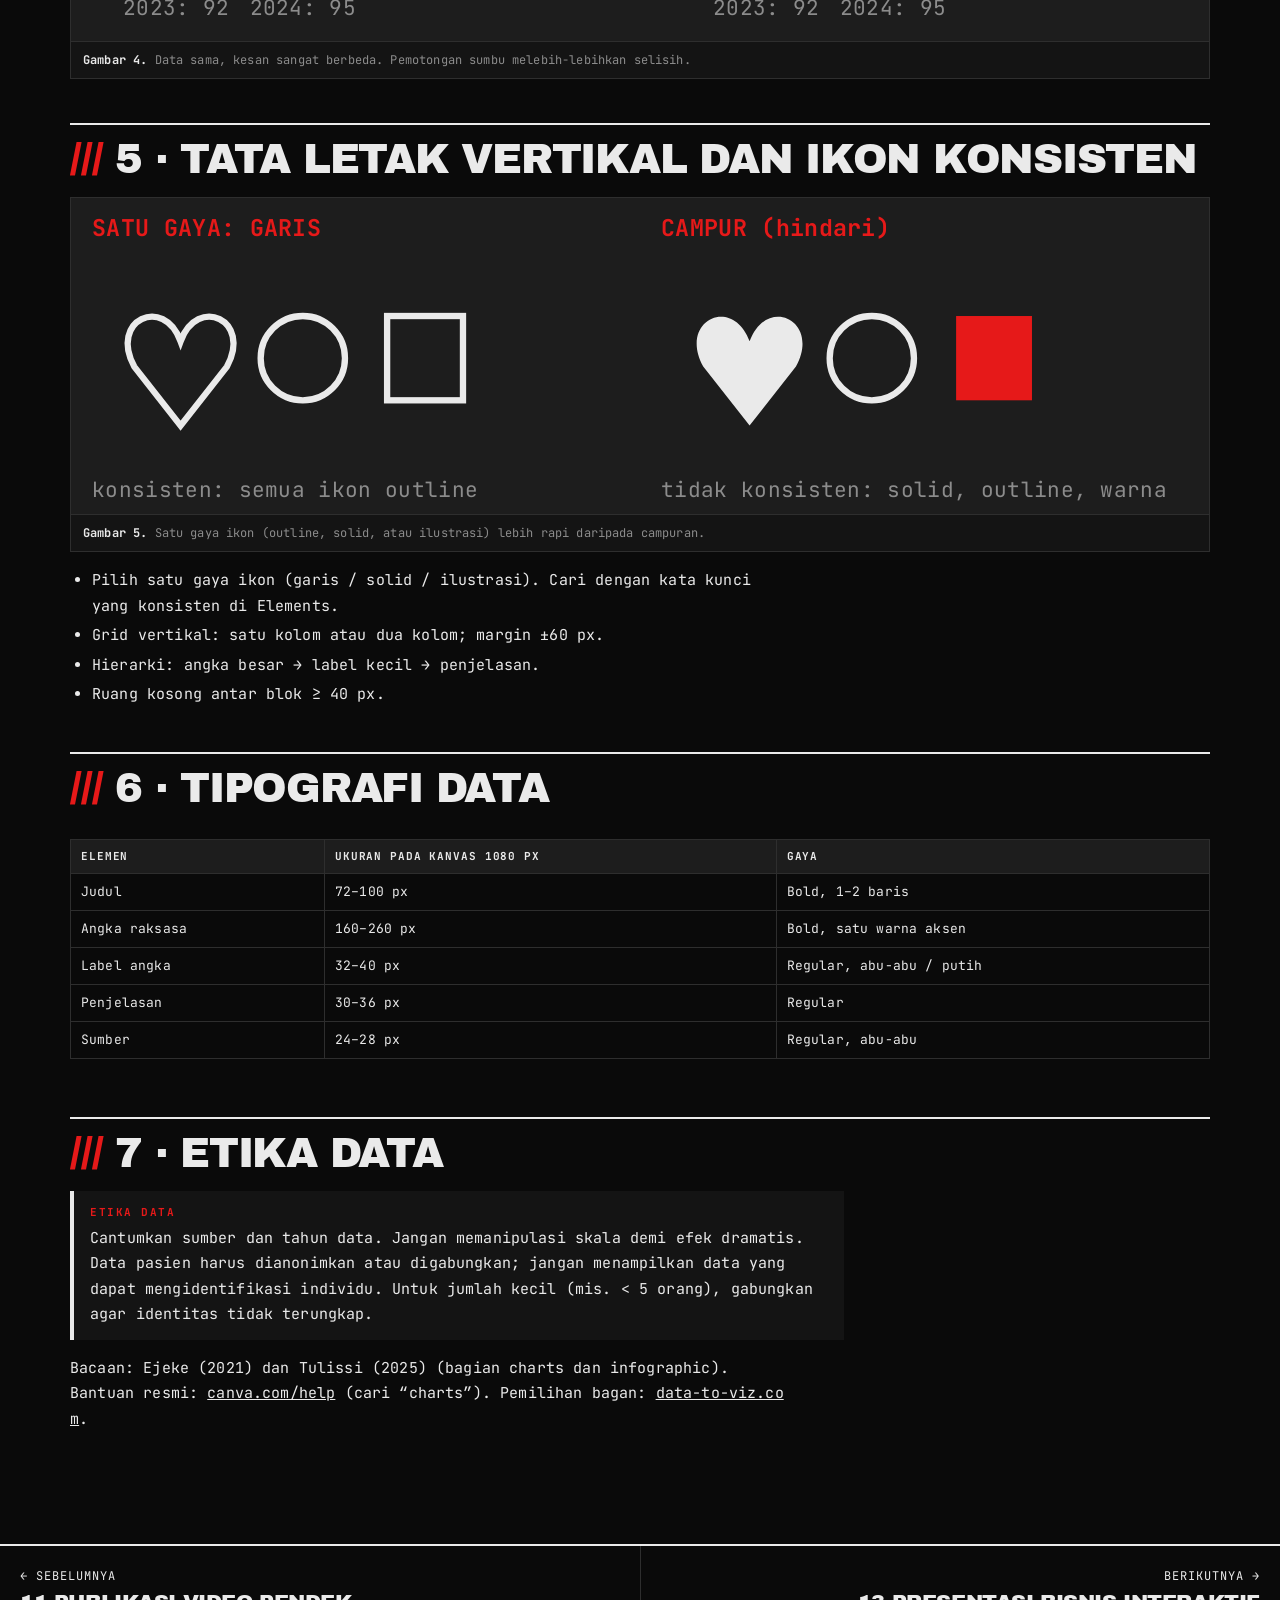
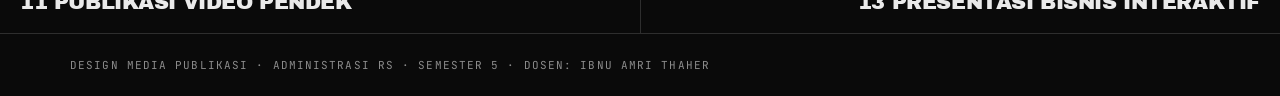
<file: pertemuan-12.html>
<!doctype html>
<html lang="id">
<head>
<meta charset="utf-8">
<meta name="viewport" content="width=device-width,initial-scale=1">
<title>Pertemuan 12</title>
<link rel="stylesheet" href="assets/style.css">
<script src="assets/app.js" defer></script>
<script src="assets/widgets1.js" defer></script>
<script src="assets/widgets2.js" defer></script>
<script src="assets/widgets3.js" defer></script>
</head>
<body data-week="12" data-cpmk="3, 5" data-goal="Mampu mengubah data teks rumit menjadi infografis digital vertikal dengan bagan, ikon, dan alur data storytelling di Canva.">
<main>

<section data-tab="Teori">

  <h2>1 · Dari data ke cerita</h2>
  <p>Infografis bukan tabel yang diberi warna. Infografis adalah <b>satu pesan</b> yang dibuktikan dengan data dan dibantu visual. Tanyakan sebelum mendesain: <i>“Apa satu hal yang harus diingat pembaca?”</i></p>
  <figure class="fig"><svg viewBox="0 0 540 130">
    <g class="sk"><rect x="8" y="30" width="92" height="50"/><rect x="116" y="30" width="92" height="50"/><rect x="224" y="30" width="92" height="50"/><rect x="332" y="30" width="92" height="50"/><rect x="440" y="30" width="92" height="50" class="rd"/></g>
    <path d="M100 55h16M208 55h16M316 55h16M424 55h16" class="sk"/>
    <g style="font:700 10px monospace" text-anchor="middle"><text x="54" y="52" style="fill:#EAEAEA">DOKUMEN</text><text x="54" y="66" style="fill:#EAEAEA">PANJANG</text><text x="162" y="52" style="fill:#EAEAEA">TANDAI</text><text x="162" y="66" style="fill:#EAEAEA">FAKTA</text><text x="270" y="52" style="fill:#EAEAEA">TULIS</text><text x="270" y="66" style="fill:#EAEAEA">KESIMPULAN</text><text x="378" y="52" style="fill:#EAEAEA">PILIH 3–5</text><text x="378" y="66" style="fill:#EAEAEA">DATA</text><text x="486" y="52" style="fill:#fff">SUSUN</text><text x="486" y="66" style="fill:#fff">VISUAL</text></g>
    <text x="10" y="112" class="tm">dari 10 halaman menjadi 1 layar vertikal</text>
  </svg><figcaption><b>Gambar 1.</b> Alur meringkas dokumen panjang sebelum membuka Canva.</figcaption></figure>
  <h3>Langkah meringkas dokumen panjang</h3>
  <ol class="steps">
    <li>Baca dokumen dan tandai angka serta fakta yang menjawab pertanyaan pembaca.</li>
    <li>Tulis kesimpulan dalam 1 kalimat (ini jadi judul).</li>
    <li>Pilih maksimal 3–5 data pendukung.</li>
    <li>Ubah kalimat jadi frasa pendek; ganti kata dengan angka/ikon.</li>
    <li>Susun urutan dari hook sampai ajakan/sumber.</li>
  </ol>
  <div class="tscroll"><table>
    <tr><th>Sebelum (teks)</th><th>Sesudah (infografis)</th></tr>
    <tr><td>“Sebanyak 92 persen dari 500 responden menyatakan puas terhadap layanan.”</td><td><b>92%</b> pasien puas <span class="dim">(n = 500)</span></td></tr>
    <tr><td>“Waktu tunggu rata-rata adalah delapan belas menit.”</td><td>⏱ <b>18 menit</b> rata-rata tunggu</td></tr>
    <tr><td>“Kunjungan terbanyak pada Poli Umum, diikuti Penyakit Dalam.”</td><td>Batang: Umum &gt; Penyakit Dalam &gt; …</td></tr>
  </table></div>

  <h2>2 · Alur cerita infografis vertikal</h2>
  <div class="widget" data-w="story" data-title="SUSUN ALUR INFOGRAFIS"></div>
  <figure class="fig"><svg viewBox="0 0 540 270">
    <rect x="30" y="10" width="120" height="250" class="sk"/>
    <rect x="38" y="18" width="104" height="36" class="rd"/><rect x="38" y="62" width="104" height="22" class="dm"/><rect x="38" y="92" width="104" height="70" class="fg"/><rect x="38" y="170" width="104" height="42" class="dm"/><rect x="38" y="220" width="104" height="32" class="sk"/>
    <g class="rd"><circle cx="176" cy="36" r="9"/><circle cx="176" cy="73" r="9"/><circle cx="176" cy="127" r="9"/><circle cx="176" cy="191" r="9"/><circle cx="176" cy="236" r="9"/></g>
    <g style="font:700 10px monospace;fill:#fff" text-anchor="middle"><text x="176" y="40">1</text><text x="176" y="77">2</text><text x="176" y="131">3</text><text x="176" y="195">4</text><text x="176" y="240">5</text></g>
    <g class="tx"><text x="196" y="40">Judul / hook (kesimpulan 1 kalimat)</text><text x="196" y="77">Konteks singkat (1–2 baris)</text><text x="196" y="131">Data utama: bagan + angka besar</text><text x="196" y="195">Makna / wawasan: “jadi, apa artinya?”</text><text x="196" y="240">Ajakan, sumber, logo</text></g>
    <text x="196" y="262" class="tm">kanvas 1080 × 2400 px (rasio ±9:20)</text>
  </svg><figcaption><b>Gambar 2.</b> Kerangka kawat infografis vertikal lima blok.</figcaption></figure>

  <h2>3 · Memilih bagan yang tepat</h2>
  <figure class="fig"><svg viewBox="0 0 540 190">
    <g><text x="10" y="18" class="tr">BATANG</text><g class="fg"><rect x="14" y="90" width="22" height="50"/><rect x="42" y="60" width="22" height="80"/><rect x="70" y="100" width="22" height="40" /></g><text x="10" y="160" class="tm">bandingkan kategori</text></g>
    <g transform="translate(135 0)"><text x="10" y="18" class="tr">GARIS</text><path d="M14 120L44 90L74 100L104 55" class="sr" stroke-width="3"/><g class="fg"><circle cx="14" cy="120" r="3"/><circle cx="44" cy="90" r="3"/><circle cx="74" cy="100" r="3"/><circle cx="104" cy="55" r="3"/></g><text x="10" y="160" class="tm">perubahan waktu</text></g>
    <g transform="translate(270 0)"><text x="10" y="18" class="tr">DONAT</text><g fill="none" stroke-width="22" transform="rotate(-90 50 85)"><circle cx="50" cy="85" r="30" style="stroke:#EAEAEA" stroke-dasharray="113 75.4"/><circle cx="50" cy="85" r="30" style="stroke:#E61919" stroke-dasharray="75.4 113" stroke-dashoffset="-113"/></g><text x="10" y="160" class="tm">bagian dari total</text></g>
    <g transform="translate(405 0)"><text x="10" y="18" class="tr">ANGKA BESAR</text><text x="10" y="100" style="font:400 48px 'Archivo Black',Impact,sans-serif;fill:#EAEAEA">92%</text><text x="10" y="160" class="tm">satu angka kunci</text></g>
  </svg><figcaption><b>Gambar 3.</b> Empat bentuk data paling sering dipakai di infografis kesehatan.</figcaption></figure>
  <div class="tscroll"><table>
    <tr><th>Pertanyaan</th><th>Bagan</th><th>Hindari</th></tr>
    <tr><td>Membandingkan kategori</td><td>Batang (bar)</td><td>Pai dengan &gt; 5 irisan</td></tr>
    <tr><td>Bagian dari keseluruhan</td><td>Donat / pai (≤ 5 bagian)</td><td>Batang bertumpuk rumit</td></tr>
    <tr><td>Perubahan dari waktu ke waktu</td><td>Garis</td><td>Donat</td></tr>
    <tr><td>Satu angka penting</td><td>Angka raksasa + ikon</td><td>Grafik 3D</td></tr>
  </table></div>
  <ul><li>Warnai satu data penting dengan warna aksen, sisanya abu-abu.</li><li>Beri label langsung pada bagan; hindari legenda yang membuat mata bolak-balik.</li><li>Mulai sumbu dari nol pada batang agar tidak menyesatkan.</li><li>Judul bagan = kesimpulan (“Poli Umum paling banyak dikunjungi”), bukan sekadar “Data Kunjungan”.</li></ul>
  <div class="widget" data-w="chart" data-title="LAB BAGAN &amp; WAWASAN"></div>

  <h2>4 · Bagan yang menyesatkan</h2>
  <figure class="fig"><svg viewBox="0 0 540 190">
    <text x="10" y="18" class="tr">SUMBU MULAI DARI NOL (jujur)</text>
    <g class="fg"><rect x="30" y="50" width="40" height="110"/><rect x="90" y="46" width="40" height="114"/></g>
    <text x="50" y="178" text-anchor="middle" class="tm">2023: 92</text><text x="110" y="178" text-anchor="middle" class="tm">2024: 95</text>
    <text x="290" y="18" class="tr">SUMBU DIPOTONG (menyesatkan)</text>
    <g class="rd"><rect x="310" y="130" width="40" height="30"/><rect x="370" y="55" width="40" height="105"/></g>
    <text x="330" y="178" text-anchor="middle" class="tm">2023: 92</text><text x="390" y="178" text-anchor="middle" class="tm">2024: 95</text>
    <text x="425" y="90" class="tx">naik 3 poin</text><text x="425" y="106" class="tx">tampak seperti</text><text x="425" y="122" class="tx">naik 3×</text>
  </svg><figcaption><b>Gambar 4.</b> Data sama, kesan sangat berbeda. Pemotongan sumbu melebih-lebihkan selisih.</figcaption></figure>

  <h2>5 · Tata letak vertikal dan ikon konsisten</h2>
  <figure class="fig"><svg viewBox="0 0 540 150">
    <g><text x="10" y="18" class="tr">SATU GAYA: GARIS</text><g class="sk" stroke-width="3"><path d="M30 80c-12-22 14-34 22-12 8-22 34-10 22 12l-22 28z"/><circle cx="110" cy="76" r="20"/><rect x="150" y="56" width="36" height="40"/></g></g>
    <g transform="translate(0 0)"><text x="10" y="142" class="tm">konsisten: semua ikon outline</text></g>
    <g transform="translate(270 0)"><text x="10" y="18" class="tr">CAMPUR (hindari)</text><g stroke-width="3"><path d="M30 80c-12-22 14-34 22-12 8-22 34-10 22 12l-22 28z" class="fg"/><circle cx="110" cy="76" r="20" class="sk"/><rect x="150" y="56" width="36" height="40" class="rd"/></g></g>
    <text x="280" y="142" class="tm">tidak konsisten: solid, outline, warna</text>
  </svg><figcaption><b>Gambar 5.</b> Satu gaya ikon (outline, solid, atau ilustrasi) lebih rapi daripada campuran.</figcaption></figure>
  <ul><li>Pilih satu gaya ikon (garis / solid / ilustrasi). Cari dengan kata kunci yang konsisten di Elements.</li><li>Grid vertikal: satu kolom atau dua kolom; margin ±60 px.</li><li>Hierarki: angka besar → label kecil → penjelasan.</li><li>Ruang kosong antar blok ≥ 40 px.</li></ul>

  <h2>6 · Tipografi data</h2>
  <div class="tscroll"><table>
    <tr><th>Elemen</th><th>Ukuran pada kanvas 1080 px</th><th>Gaya</th></tr>
    <tr><td>Judul</td><td>72–100 px</td><td>Bold, 1–2 baris</td></tr>
    <tr><td>Angka raksasa</td><td>160–260 px</td><td>Bold, satu warna aksen</td></tr>
    <tr><td>Label angka</td><td>32–40 px</td><td>Regular, abu-abu / putih</td></tr>
    <tr><td>Penjelasan</td><td>30–36 px</td><td>Regular</td></tr>
    <tr><td>Sumber</td><td>24–28 px</td><td>Regular, abu-abu</td></tr>
  </table></div>

  <h2>7 · Etika data</h2>
  <div class="callout w"><b class="t">Etika data</b>Cantumkan sumber dan tahun data. Jangan memanipulasi skala demi efek dramatis. Data pasien harus dianonimkan atau digabungkan; jangan menampilkan data yang dapat mengidentifikasi individu. Untuk jumlah kecil (mis. &lt; 5 orang), gabungkan agar identitas tidak terungkap.</div>
  <p class="refs">Bacaan: Ejeke (2021) dan Tulissi (2025) (bagian charts dan infographic). Bantuan resmi: <a href="https://www.canva.com/help/" target="_blank" rel="noopener">canva.com/help</a> (cari “charts”). Pemilihan bagan: <a href="https://www.data-to-viz.com" target="_blank" rel="noopener">data-to-viz.com</a>.</p>
</section>

<section data-tab="Praktikum">
  <div class="callout"><b class="t">Brief</b>Ringkas data berikut (fiktif) menjadi infografis vertikal 1080 × 2400 px untuk media sosial.</div>
  <div class="tscroll"><table>
    <tr><th>Data kunjungan rawat jalan Triwulan 1</th><th>Jumlah</th></tr>
    <tr><td>Poli Umum</td><td>420</td></tr><tr><td>Poli Gigi</td><td>180</td></tr><tr><td>Poli Anak</td><td>260</td></tr><tr><td>Penyakit Dalam</td><td>340</td></tr><tr><td>Poli KIA</td><td>150</td></tr>
    <tr><td>Kepuasan pasien</td><td>92% puas (dari 500 responden)</td></tr><tr><td>Waktu tunggu rata-rata</td><td>18 menit</td></tr>
  </table></div>

  <h2>A · Perencanaan</h2>
  <ol class="steps">
    <li>Tulis kesimpulan satu kalimat sebagai judul.</li>
    <li>Tetapkan alur 5 blok: hook, konteks, data utama, wawasan, ajakan &amp; sumber.</li>
    <li>Pilih bagan: batang untuk kunjungan per poli, angka raksasa untuk 92% dan 18 menit.</li>
  </ol>
  <h2>B · Kanvas dan grid</h2>
  <ol class="steps">
    <li><b>Create a design → Custom size</b>: 1080 × 2400 px. Terapkan Brand Kit.</li>
    <li>Aktifkan penggaris dan buat guide margin 60 px. Bagi menjadi 5 blok vertikal dengan jarak sama.</li>
  </ol>
  <h2>C · Bagan dinamis</h2>
  <ol class="steps">
    <li>Buka <b>Elements</b> → ketik “chart”, atau <b>Apps</b> → Charts. Pilih bagan batang.</li>
    <li>Klik bagan → <b>Edit data</b> (tabel di sisi kiri). Masukkan label dan angka.</li>
    <li>Atur warna: batang tertinggi dengan warna aksen, lainnya abu atau warna netral.</li>
    <li>Tampilkan label nilai langsung pada bagan; matikan legenda bila tidak perlu.</li>
    <li>Perbesar angka hingga terbaca di ponsel (≥ 28 px untuk label).</li>
  </ol>
  <div class="callout w"><b class="t">Checkpoint C</b>Ubah satu angka di tabel data: apakah bagan ikut berubah? Batang tertinggi berwarna aksen?</div>
  <h2>D · Layout dari atas ke bawah</h2>
  <ol class="steps">
    <li>Blok 1: judul hook 80–100 px + ikon.</li>
    <li>Blok 2: konteks 2 baris.</li>
    <li>Blok 3: bagan dan dua angka besar (92% dan 18 menit) dengan ikon yang konsisten.</li>
    <li>Blok 4: wawasan (“Poli Umum paling ramai, jadwalkan lebih banyak dokter di hari Senin”).</li>
    <li>Blok 5: ajakan + sumber (“Sumber: data internal RS, Triwulan 1, fiktif”) + logo.</li>
  </ol>
  <h2>E · Evaluasi</h2>
  <ol class="steps">
    <li>Squint test: apakah judul dan angka besar masih terlihat?</li>
    <li>Cek kontras, maksimal 2 font, dan satu gaya ikon.</li>
    <li>Unduh PNG (<b>Share → Download</b>) dan lihat di ponsel.</li>
  </ol>
  <h2>F · Kumpul</h2>
  <ol class="steps"><li>Kumpulkan PNG dan tautan Canva.</li><li>Tulis 3 kalimat alasan pemilihan bagan dan warna.</li></ol>
  <h3>Masalah umum</h3>
  <div class="tscroll"><table>
    <tr><th>Gejala</th><th>Solusi</th></tr>
    <tr><td>Bagan tidak bisa diedit</td><td>Pilih elemen bagan (bukan gambar); klik Edit data.</td></tr>
    <tr><td>Label terlalu kecil</td><td>Naikkan ukuran font bagan atau perbesar bagan.</td></tr>
    <tr><td>Ikon berbeda gaya</td><td>Cari ulang dengan kata kunci yang sama; pilih satu pembuat/gaya.</td></tr>
    <tr><td>Terlalu padat</td><td>Hapus satu blok data; pindahkan detail ke caption.</td></tr>
  </table></div>
</section>

<section data-tab="Latihan Sesi">
  <h2>Tugas sesi pertemuan 12</h2>
  <article class="task" data-id="ringkas" data-min="10"><h3>Latihan 1 · Ringkas teks</h3>
    <p>Ubah paragraf berikut menjadi judul 1 kalimat + 3 poin ≤ 6 kata:</p>
    <div class="callout w">“Berdasarkan hasil survei internal pada triwulan pertama, sebagian besar pasien rawat jalan menyatakan puas terhadap layanan, yaitu sebesar 92 persen dari 500 responden, sementara waktu tunggu rata-rata tercatat 18 menit, lebih singkat dibandingkan triwulan sebelumnya.”</div>
    <textarea class="note" data-key="ringkas"></textarea></article>
  <article class="task" data-id="alur" data-min="5"><h3>Latihan 2 · Susun alur</h3>
    <p>Selesaikan lab alur infografis hingga benar.</p></article>
  <article class="task" data-id="bagan" data-min="10"><h3>Latihan 3 · Pilih bagan</h3>
    <p>Tentukan bagan terbaik (dan alasan) untuk: (a) kunjungan per poli, (b) jumlah pasien tiap bulan selama 12 bulan, (c) proporsi pasien BPJS vs umum, (d) satu angka kepuasan 92%.</p>
    <textarea class="note" data-key="bagan"></textarea></article>
  <article class="task" data-id="info" data-min="70"><h3>Latihan 4 · Infografis vertikal</h3>
    <p>Kerjakan praktikum B–F. Kumpulkan PNG dan tautan Canva.</p>
    <details><summary>Rubrik</summary><ul><li>Pemadatan teks menjadi ikon/angka (30%)</li><li>Estetika dan keterbacaan bagan (30%)</li><li>Alur atas-ke-bawah (20%)</li><li>Sumber dan akurasi data (20%)</li></ul></details></article>
  <article class="task" data-id="critic" data-min="10"><h3>Latihan 5 · Uji 5 detik</h3>
    <p>Tunjukkan infografis 5 detik ke teman, lalu tanya: “Apa yang kamu ingat?” Bandingkan dengan pesan yang kamu maksudkan.</p></article>
  <article class="task" data-id="salah" data-min="10"><h3>Latihan 6 · Temukan bagan yang menyesatkan</h3>
    <p>Cari satu bagan di media sosial atau berita kesehatan yang menurutmu menyesatkan (sumbu terpotong, 3D, skala tidak jelas). Jelaskan masalahnya dan cara memperbaikinya.</p>
    <textarea class="note" data-key="salah"></textarea></article>
</section>

<section data-tab="Kuis">
  <h2>Kuis</h2>
  <div class="quiz"><script type="application/json">[
    {"q":"Bagan terbaik untuk memperlihatkan perubahan jumlah pasien selama 12 bulan adalah…","o":["Donat","Garis","Pai 3D","Tabel tanpa visual"],"a":1,"e":"Garis menunjukkan tren waktu."},
    {"q":"Judul bagan yang baik berupa…","o":["“Data”","Kesimpulan pesan","Nama file","Tanggal"],"a":1,"e":"Judul adalah wawasan, bukan label."},
    {"q":"Cara membuat data penting menonjol pada bagan batang adalah…","o":["Mewarnai semua batang berbeda","Memberi warna aksen pada satu batang","Menghapus label","Membuat bagan 3D"],"a":1,"e":"Satu warna menonjol = satu pesan."},
    {"q":"Urutan infografis yang tepat adalah…","o":["Data → hook → ajakan","Hook → konteks → data → makna → ajakan","Sumber → hook → data","Ajakan → data → hook"],"a":1,"e":"Alur bercerita data."},
    {"q":"Hal wajib dicantumkan pada infografis data adalah…","o":["Sumber dan tahun","Nama pembuat saja","Emoji","Hashtag"],"a":0,"e":"Kredibilitas membutuhkan sumber."},
    {"q":"Bagan batang yang sumbunya dipotong (tidak dimulai dari nol) akan…","o":["Lebih jujur","Melebih-lebihkan selisih","Tidak berpengaruh","Lebih mudah dicetak"],"a":1,"e":"Selisih kecil tampak besar."},
    {"q":"Jumlah data pendukung yang disarankan pada satu infografis adalah…","o":["1–2","3–5","10–15","30"],"a":1,"e":"Terlalu banyak data mengaburkan pesan."},
    {"q":"Untuk satu angka kunci seperti kepuasan 92%, tampilan terbaik adalah…","o":["Tabel","Angka raksasa dengan label","Pai 3D","Garis"],"a":1,"e":"Angka besar mudah diingat."},
    {"q":"Jika jumlah kasus pada kategori sangat kecil (&lt; 5 orang), sebaiknya…","o":["Tampilkan nama","Gabungkan kategori agar identitas tidak terungkap","Hapus sumber","Perbesar font"],"a":1,"e":"Menjaga privasi pasien."}
  ]</script></div>
</section>

</main>
</body>
</html>
</file>
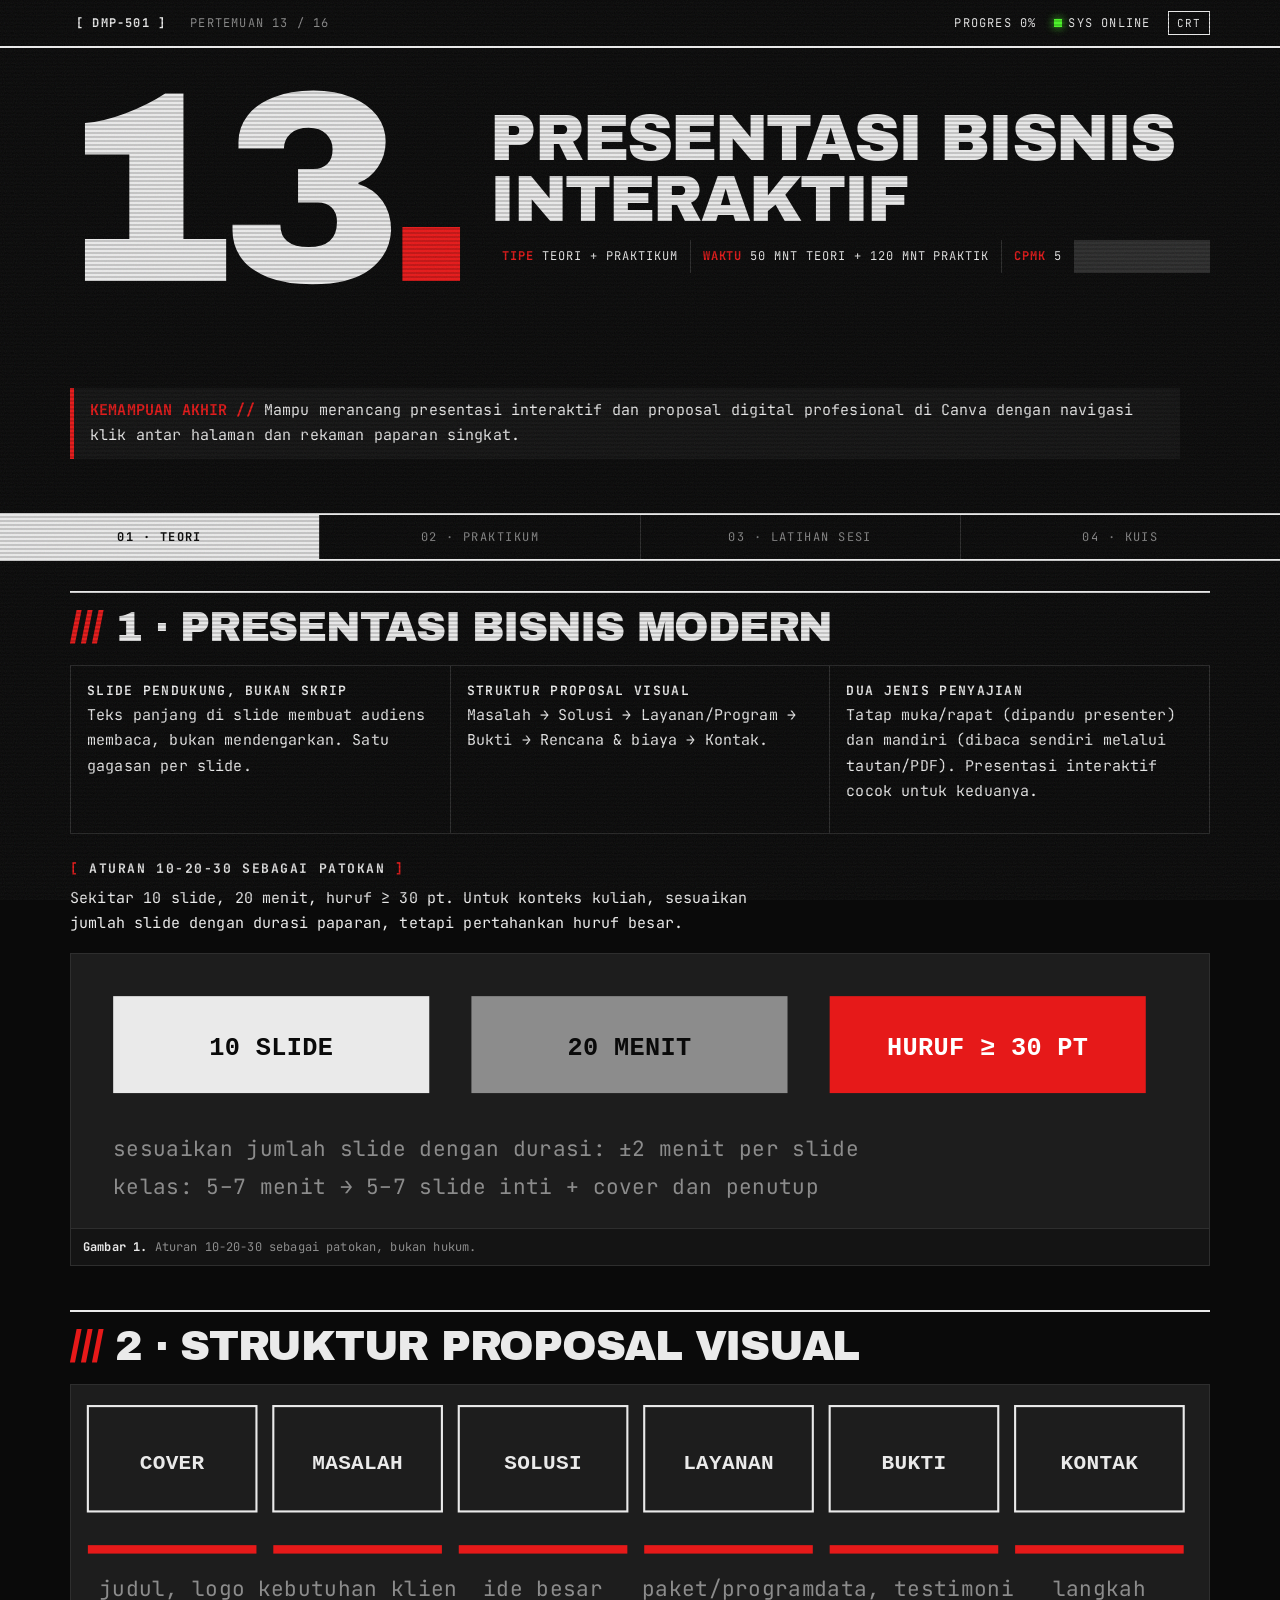
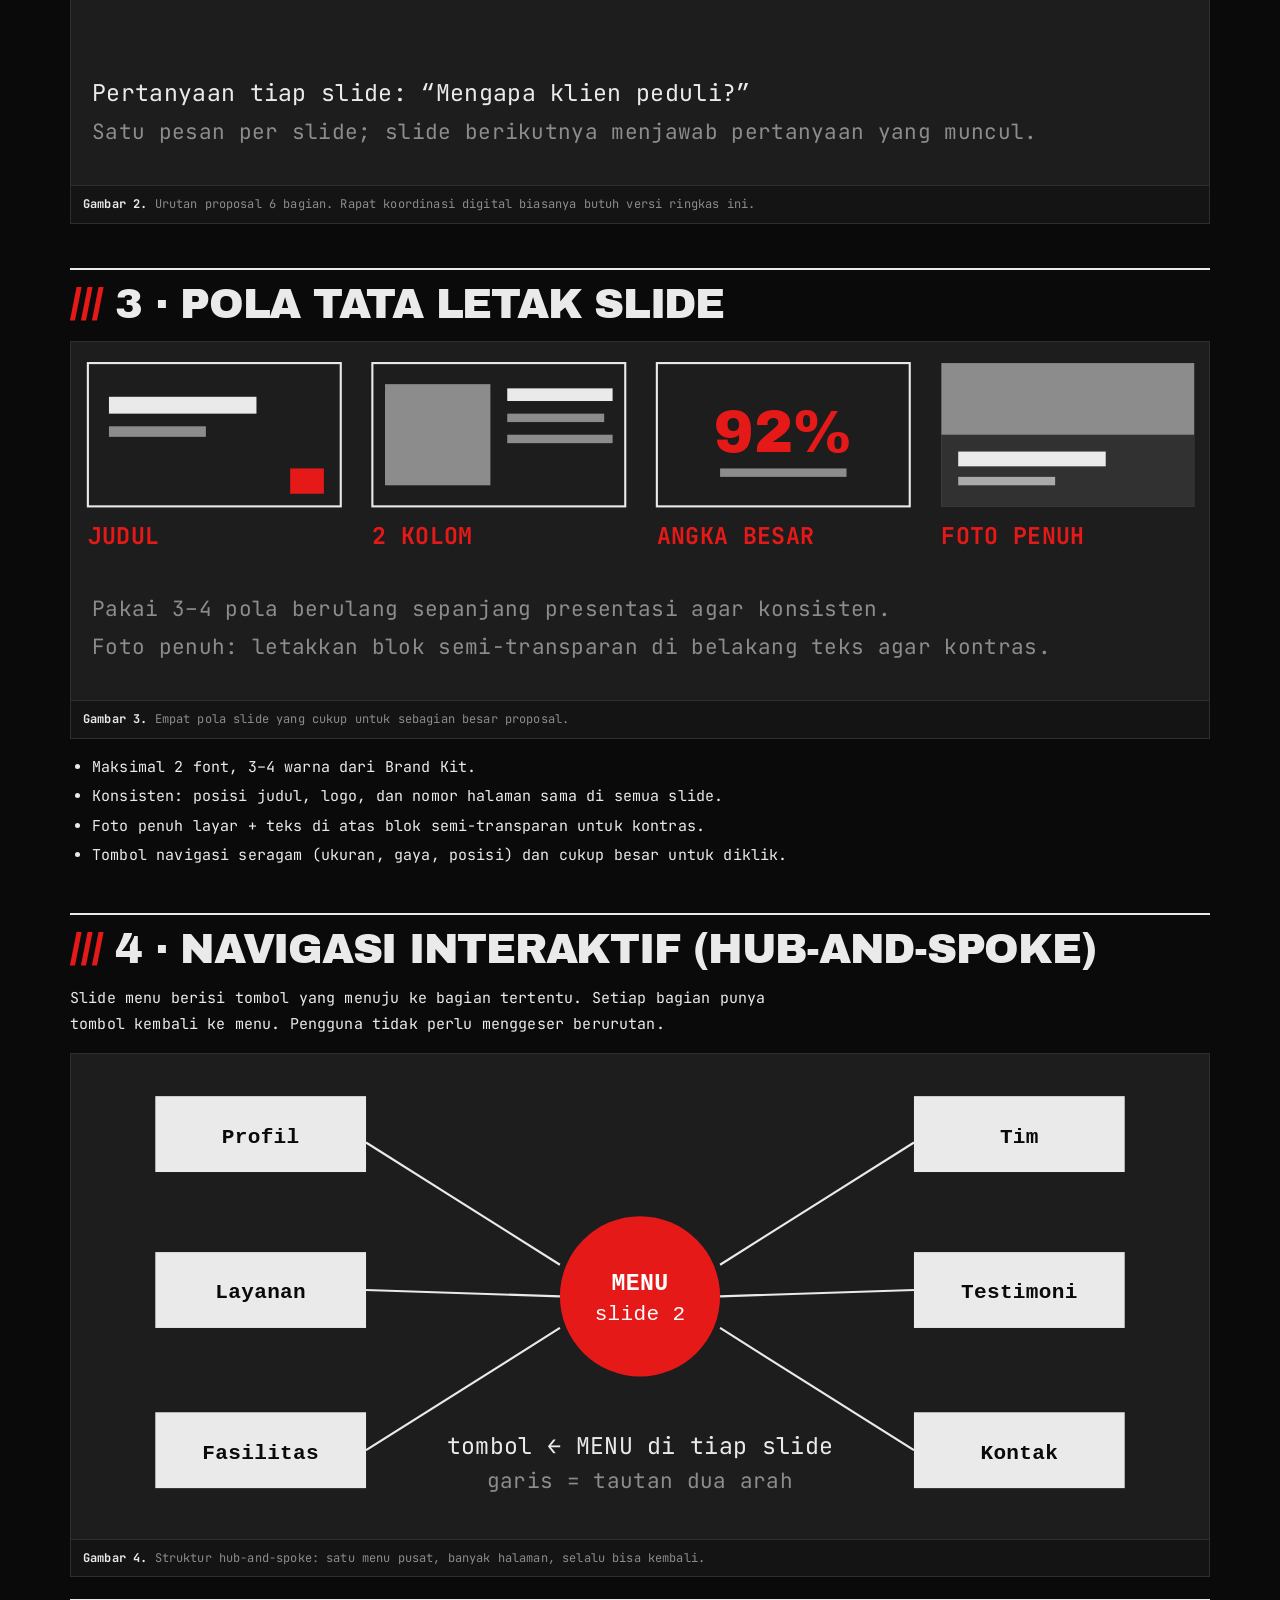
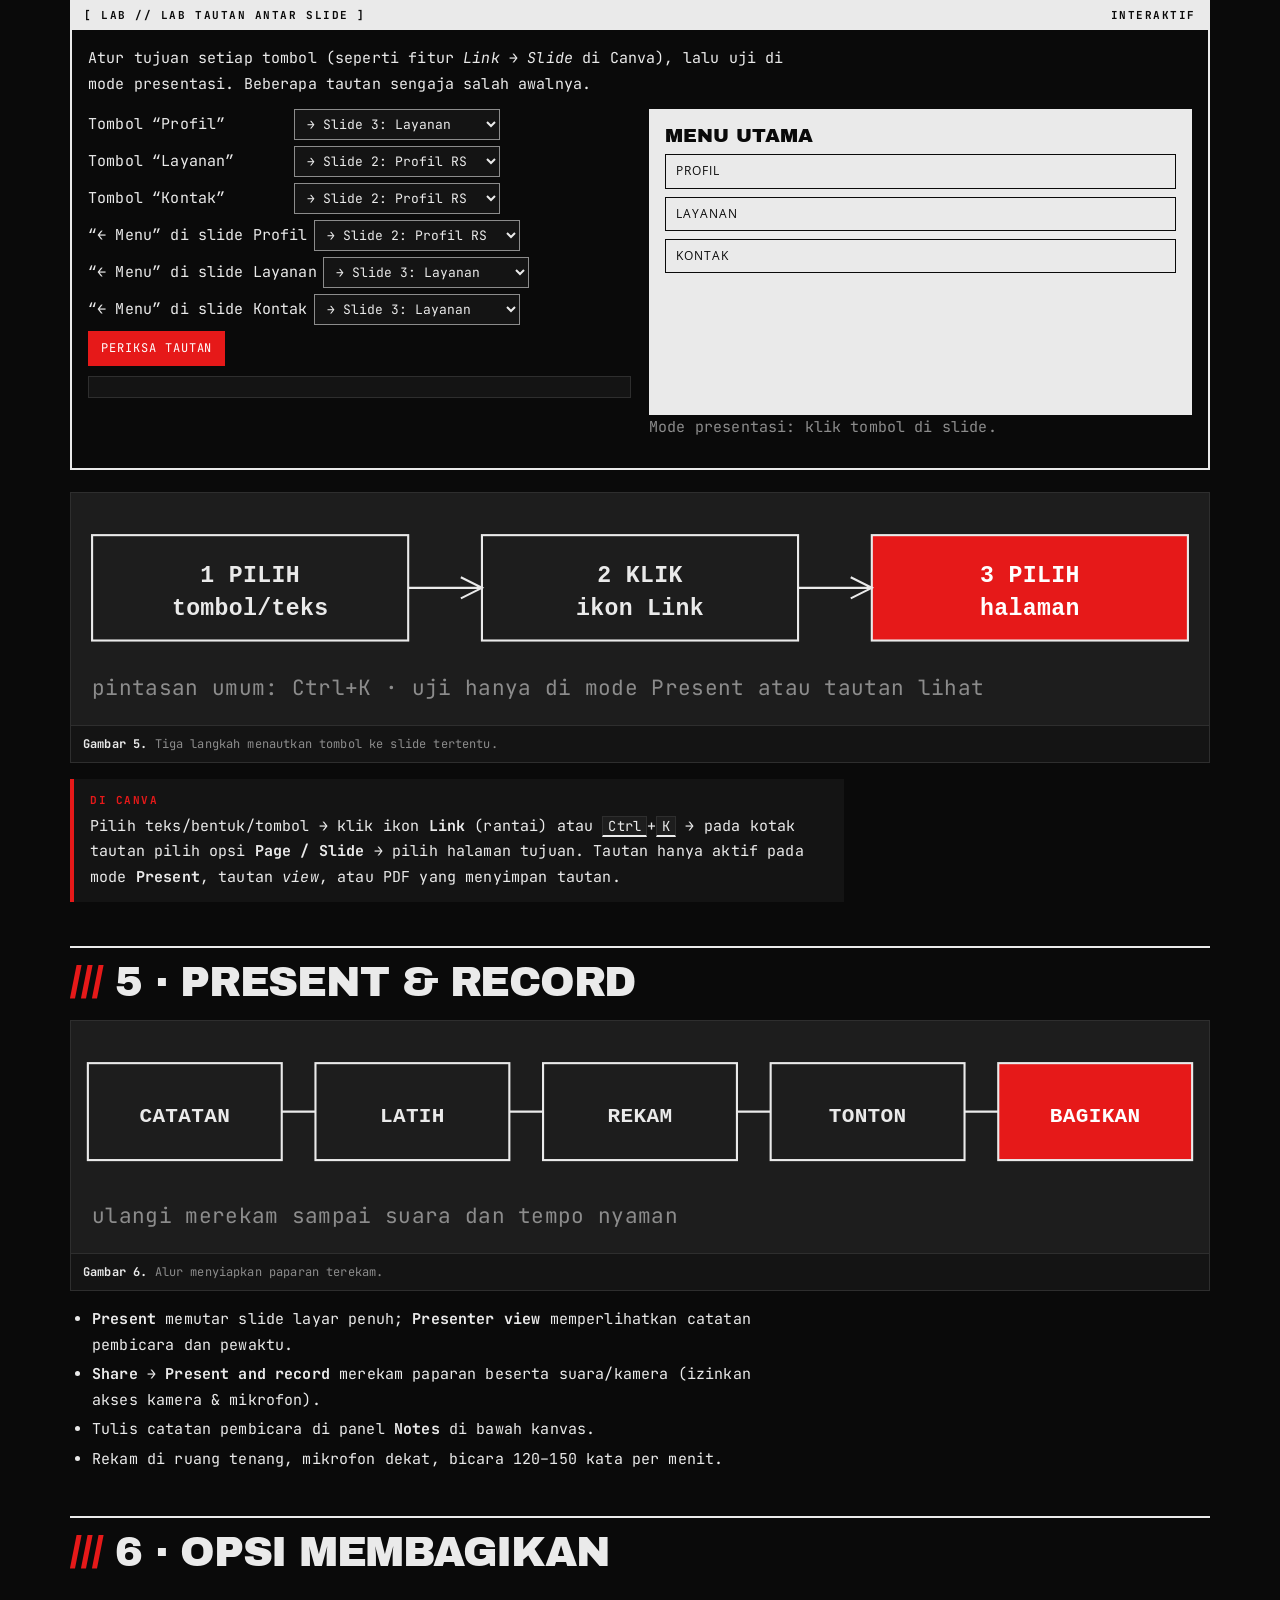
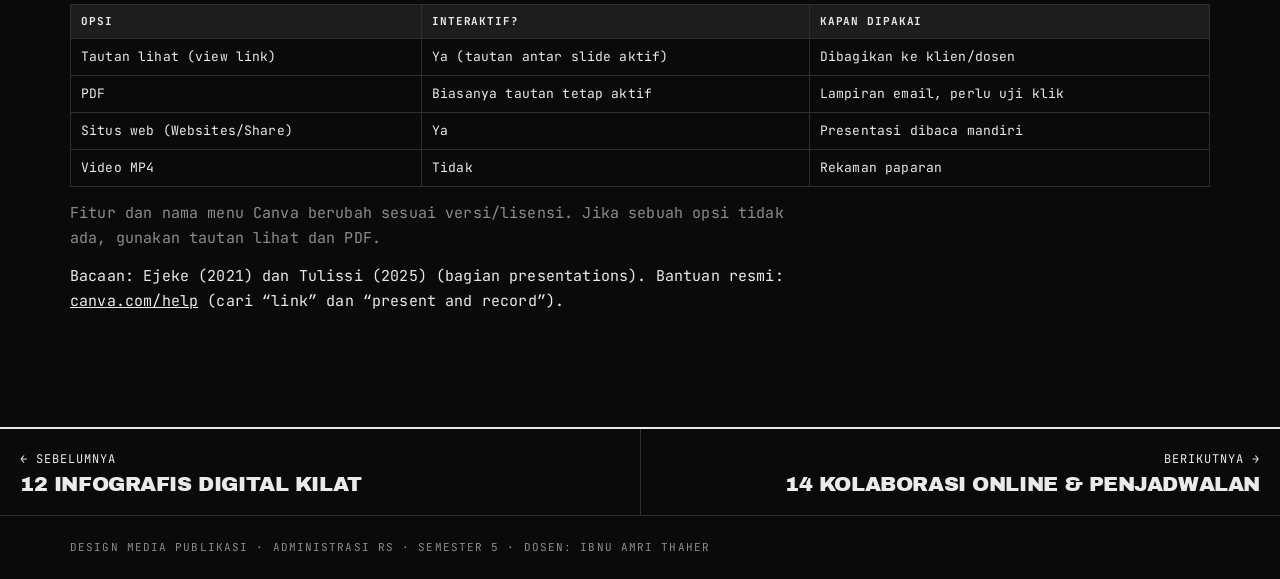
<file: pertemuan-13.html>
<!doctype html>
<html lang="id">
<head>
<meta charset="utf-8">
<meta name="viewport" content="width=device-width,initial-scale=1">
<title>Pertemuan 13</title>
<link rel="stylesheet" href="assets/style.css">
<script src="assets/app.js" defer></script>
<script src="assets/widgets1.js" defer></script>
<script src="assets/widgets2.js" defer></script>
<script src="assets/widgets3.js" defer></script>
</head>
<body data-week="13" data-cpmk="5" data-goal="Mampu merancang presentasi interaktif dan proposal digital profesional di Canva dengan navigasi klik antar halaman dan rekaman paparan singkat.">
<main>

<section data-tab="Teori">

  <h2>1 · Presentasi bisnis modern</h2>
  <div class="grid">
    <div><h4>Slide pendukung, bukan skrip</h4><p>Teks panjang di slide membuat audiens membaca, bukan mendengarkan. Satu gagasan per slide.</p></div>
    <div><h4>Struktur proposal visual</h4><p>Masalah → Solusi → Layanan/Program → Bukti → Rencana &amp; biaya → Kontak.</p></div>
    <div><h4>Dua jenis penyajian</h4><p>Tatap muka/rapat (dipandu presenter) dan mandiri (dibaca sendiri melalui tautan/PDF). Presentasi interaktif cocok untuk keduanya.</p></div>
  </div>
  <h3>Aturan 10-20-30 sebagai patokan</h3>
  <p>Sekitar 10 slide, 20 menit, huruf ≥ 30 pt. Untuk konteks kuliah, sesuaikan jumlah slide dengan durasi paparan, tetapi pertahankan huruf besar.</p>
  <figure class="fig"><svg viewBox="0 0 540 130">
    <g class="tx" text-anchor="middle"><rect x="20" y="20" width="150" height="46" class="fg"/><text x="95" y="48" style="fill:#0A0A0A;font:700 12px monospace">10 SLIDE</text><rect x="190" y="20" width="150" height="46" class="dm"/><text x="265" y="48" style="fill:#0A0A0A;font:700 12px monospace">20 MENIT</text><rect x="360" y="20" width="150" height="46" class="rd"/><text x="435" y="48" style="fill:#fff;font:700 12px monospace">HURUF ≥ 30 PT</text></g>
    <text x="20" y="96" class="tm">sesuaikan jumlah slide dengan durasi: ±2 menit per slide</text>
    <text x="20" y="114" class="tm">kelas: 5–7 menit → 5–7 slide inti + cover dan penutup</text>
  </svg><figcaption><b>Gambar 1.</b> Aturan 10-20-30 sebagai patokan, bukan hukum.</figcaption></figure>

  <h2>2 · Struktur proposal visual</h2>
  <figure class="fig"><svg viewBox="0 0 540 190">
    <g class="sk"><rect x="8" y="10" width="80" height="50"/><rect x="96" y="10" width="80" height="50"/><rect x="184" y="10" width="80" height="50"/><rect x="272" y="10" width="80" height="50"/><rect x="360" y="10" width="80" height="50"/><rect x="448" y="10" width="80" height="50"/></g>
    <g style="font:700 10px monospace;fill:#EAEAEA" text-anchor="middle"><text x="48" y="40">COVER</text><text x="136" y="40">MASALAH</text><text x="224" y="40">SOLUSI</text><text x="312" y="40">LAYANAN</text><text x="400" y="40">BUKTI</text><text x="488" y="40">KONTAK</text></g>
    <g class="rd"><rect x="8" y="76" width="80" height="4"/><rect x="96" y="76" width="80" height="4"/><rect x="184" y="76" width="80" height="4"/><rect x="272" y="76" width="80" height="4"/><rect x="360" y="76" width="80" height="4"/><rect x="448" y="76" width="80" height="4"/></g>
    <g class="tm" text-anchor="middle"><text x="48" y="100">judul, logo</text><text x="136" y="100">kebutuhan klien</text><text x="224" y="100">ide besar</text><text x="312" y="100">paket/program</text><text x="400" y="100">data, testimoni</text><text x="488" y="100">langkah</text></g>
    <text x="10" y="150" class="tx">Pertanyaan tiap slide: “Mengapa klien peduli?”</text><text x="10" y="168" class="tm">Satu pesan per slide; slide berikutnya menjawab pertanyaan yang muncul.</text>
  </svg><figcaption><b>Gambar 2.</b> Urutan proposal 6 bagian. Rapat koordinasi digital biasanya butuh versi ringkas ini.</figcaption></figure>

  <h2>3 · Pola tata letak slide</h2>
  <figure class="fig"><svg viewBox="0 0 540 170">
    <g><rect x="8" y="10" width="120" height="68" class="sk"/><rect x="18" y="26" width="70" height="8" class="fg"/><rect x="18" y="40" width="46" height="5" class="dm"/><rect x="104" y="60" width="16" height="12" class="rd"/><text x="8" y="96" class="tr">JUDUL</text></g>
    <g transform="translate(135 0)"><rect x="8" y="10" width="120" height="68" class="sk"/><rect x="14" y="20" width="50" height="48" class="dm"/><rect x="72" y="22" width="50" height="6" class="fg"/><rect x="72" y="34" width="46" height="4" class="dm"/><rect x="72" y="44" width="50" height="4" class="dm"/><text x="8" y="96" class="tr">2 KOLOM</text></g>
    <g transform="translate(270 0)"><rect x="8" y="10" width="120" height="68" class="sk"/><text x="68" y="52" text-anchor="middle" style="font:400 28px 'Archivo Black',Impact,sans-serif;fill:#E61919">92%</text><rect x="38" y="60" width="60" height="4" class="dm"/><text x="8" y="96" class="tr">ANGKA BESAR</text></g>
    <g transform="translate(405 0)"><rect x="8" y="10" width="120" height="68" class="dm"/><rect x="8" y="44" width="120" height="34" class="bk" style="fill-opacity:.7"/><rect x="16" y="52" width="70" height="7" class="fg"/><rect x="16" y="64" width="46" height="4" class="dm" style="fill:#aaa"/><text x="8" y="96" class="tr">FOTO PENUH</text></g>
    <text x="10" y="130" class="tm">Pakai 3–4 pola berulang sepanjang presentasi agar konsisten.</text>
    <text x="10" y="148" class="tm">Foto penuh: letakkan blok semi-transparan di belakang teks agar kontras.</text>
  </svg><figcaption><b>Gambar 3.</b> Empat pola slide yang cukup untuk sebagian besar proposal.</figcaption></figure>
  <ul><li>Maksimal 2 font, 3–4 warna dari Brand Kit.</li><li>Konsisten: posisi judul, logo, dan nomor halaman sama di semua slide.</li><li>Foto penuh layar + teks di atas blok semi-transparan untuk kontras.</li><li>Tombol navigasi seragam (ukuran, gaya, posisi) dan cukup besar untuk diklik.</li></ul>

  <h2>4 · Navigasi interaktif (hub-and-spoke)</h2>
  <p>Slide menu berisi tombol yang menuju ke bagian tertentu. Setiap bagian punya tombol kembali ke menu. Pengguna tidak perlu menggeser berurutan.</p>
  <figure class="fig"><svg viewBox="0 0 540 230">
    <circle cx="270" cy="115" r="38" class="rd"/><text x="270" y="112" text-anchor="middle" style="font:700 11px monospace;fill:#fff">MENU</text><text x="270" y="126" text-anchor="middle" style="font:10px monospace;fill:#fff">slide 2</text>
    <g class="fg"><rect x="40" y="20" width="100" height="36"/><rect x="40" y="94" width="100" height="36"/><rect x="40" y="170" width="100" height="36"/><rect x="400" y="20" width="100" height="36"/><rect x="400" y="94" width="100" height="36"/><rect x="400" y="170" width="100" height="36"/></g>
    <g style="font:700 10px monospace;fill:#0A0A0A" text-anchor="middle"><text x="90" y="42">Profil</text><text x="90" y="116">Layanan</text><text x="90" y="192">Fasilitas</text><text x="450" y="42">Tim</text><text x="450" y="116">Testimoni</text><text x="450" y="192">Kontak</text></g>
    <g class="sk"><path d="M232 100L140 42M232 115L140 112M232 130L140 188M308 100L400 42M308 115L400 112M308 130L400 188"/></g>
    <text x="270" y="190" text-anchor="middle" class="tx">tombol ← MENU di tiap slide</text><text x="270" y="206" text-anchor="middle" class="tm">garis = tautan dua arah</text>
  </svg><figcaption><b>Gambar 4.</b> Struktur hub-and-spoke: satu menu pusat, banyak halaman, selalu bisa kembali.</figcaption></figure>
  <div class="widget" data-w="slidelink" data-title="LAB TAUTAN ANTAR SLIDE"></div>
  <figure class="fig"><svg viewBox="0 0 540 110">
    <g class="sk"><rect x="10" y="20" width="150" height="50"/><rect x="195" y="20" width="150" height="50"/><rect x="380" y="20" width="150" height="50" class="rd"/></g>
    <path d="M160 45h35M185 40l10 5-10 5M345 45h35M370 40l10 5-10 5" class="sk"/>
    <g style="font:700 11px monospace" text-anchor="middle"><text x="85" y="42" style="fill:#EAEAEA">1 PILIH</text><text x="85" y="58" style="fill:#EAEAEA">tombol/teks</text><text x="270" y="42" style="fill:#EAEAEA">2 KLIK</text><text x="270" y="58" style="fill:#EAEAEA">ikon Link</text><text x="455" y="42" style="fill:#fff">3 PILIH</text><text x="455" y="58" style="fill:#fff">halaman</text></g>
    <text x="10" y="96" class="tm">pintasan umum: Ctrl+K · uji hanya di mode Present atau tautan lihat</text>
  </svg><figcaption><b>Gambar 5.</b> Tiga langkah menautkan tombol ke slide tertentu.</figcaption></figure>
  <div class="callout"><b class="t">Di Canva</b>Pilih teks/bentuk/tombol → klik ikon <b>Link</b> (rantai) atau <kbd>Ctrl</kbd>+<kbd>K</kbd> → pada kotak tautan pilih opsi <b>Page / Slide</b> → pilih halaman tujuan. Tautan hanya aktif pada mode <b>Present</b>, tautan <i>view</i>, atau PDF yang menyimpan tautan.</div>

  <h2>5 · Present &amp; Record</h2>
  <figure class="fig"><svg viewBox="0 0 540 110">
    <g class="sk"><rect x="8" y="20" width="92" height="46"/><rect x="116" y="20" width="92" height="46"/><rect x="224" y="20" width="92" height="46"/><rect x="332" y="20" width="92" height="46"/><rect x="440" y="20" width="92" height="46" class="rd"/></g>
    <path d="M100 43h16M208 43h16M316 43h16M424 43h16" class="sk"/>
    <g style="font:700 10px monospace" text-anchor="middle"><text x="54" y="48" style="fill:#EAEAEA">CATATAN</text><text x="162" y="48" style="fill:#EAEAEA">LATIH</text><text x="270" y="48" style="fill:#EAEAEA">REKAM</text><text x="378" y="48" style="fill:#EAEAEA">TONTON</text><text x="486" y="48" style="fill:#fff">BAGIKAN</text></g>
    <text x="10" y="96" class="tm">ulangi merekam sampai suara dan tempo nyaman</text>
  </svg><figcaption><b>Gambar 6.</b> Alur menyiapkan paparan terekam.</figcaption></figure>
  <ul><li><b>Present</b> memutar slide layar penuh; <b>Presenter view</b> memperlihatkan catatan pembicara dan pewaktu.</li><li><b>Share → Present and record</b> merekam paparan beserta suara/kamera (izinkan akses kamera &amp; mikrofon).</li><li>Tulis catatan pembicara di panel <b>Notes</b> di bawah kanvas.</li><li>Rekam di ruang tenang, mikrofon dekat, bicara 120–150 kata per menit.</li></ul>

  <h2>6 · Opsi membagikan</h2>
  <div class="tscroll"><table>
    <tr><th>Opsi</th><th>Interaktif?</th><th>Kapan dipakai</th></tr>
    <tr><td>Tautan lihat (view link)</td><td>Ya (tautan antar slide aktif)</td><td>Dibagikan ke klien/dosen</td></tr>
    <tr><td>PDF</td><td>Biasanya tautan tetap aktif</td><td>Lampiran email, perlu uji klik</td></tr>
    <tr><td>Situs web (Websites/Share)</td><td>Ya</td><td>Presentasi dibaca mandiri</td></tr>
    <tr><td>Video MP4</td><td>Tidak</td><td>Rekaman paparan</td></tr>
  </table></div>
  <p class="dim">Fitur dan nama menu Canva berubah sesuai versi/lisensi. Jika sebuah opsi tidak ada, gunakan tautan lihat dan PDF.</p>
  <p class="refs">Bacaan: Ejeke (2021) dan Tulissi (2025) (bagian presentations). Bantuan resmi: <a href="https://www.canva.com/help/" target="_blank" rel="noopener">canva.com/help</a> (cari “link” dan “present and record”).</p>
</section>

<section data-tab="Praktikum">
  <div class="callout"><b class="t">Brief</b>Presentasi 8 slide “Profil Rumah Sakit/Klinik ... ” dengan menu interaktif.</div>

  <h2>A · Rancang struktur</h2>
  <ol class="steps">
    <li>Tentukan peta slide: 1 Cover, 2 Menu, 3 Profil, 4 Layanan unggulan, 5 Fasilitas, 6 Tim, 7 Testimoni, 8 Kontak.</li>
    <li>Gambar diagram tautan: tombol mana ke slide mana.</li>
  </ol>
  <h2>B · Buat desain</h2>
  <ol class="steps">
    <li><b>Create a design → Presentation (16:9)</b>, 1920 × 1080 px.</li>
    <li>Terapkan Brand Kit. Buat slide master gaya (judul, logo, nomor halaman).</li>
    <li>Duplikat sampai 8 slide dan beri judul tiap slide.</li>
  </ol>
  <h2>C · Isi dan visual</h2>
  <ol class="steps">
    <li>Setiap slide: satu pesan, maksimal 3 poin pendek, huruf ≥ 30 pt.</li>
    <li>Gunakan foto resolusi tinggi dan ikon konsisten.</li>
    <li>Slide Layanan: tampilkan 3–4 layanan dalam kartu yang sama ukuran.</li>
    <li>Pakai 3–4 pola slide (judul, 2 kolom, angka besar, foto penuh).</li>
  </ol>
  <div class="callout w"><b class="t">Checkpoint C</b>Tampilkan semua slide berdampingan: apakah gaya konsisten? Ada slide yang berisi paragraf panjang?</div>
  <h2>D · Tautan interaktif</h2>
  <ol class="steps">
    <li>Slide Menu: buat 6 tombol (bentuk + teks) lalu <b>Group</b> teks dan bentuk.</li>
    <li>Pilih tombol → <kbd>Ctrl</kbd>+<kbd>K</kbd> → pilih halaman tujuan.</li>
    <li>Di slide 3–8 tambahkan tombol “← Menu” di sudut yang sama, tautkan ke slide 2.</li>
    <li>Mode <b>Present</b>: klik semua tombol untuk menguji, catat yang gagal.</li>
  </ol>
  <h2>E · Rekam paparan</h2>
  <ol class="steps">
    <li>Tulis catatan pembicara (2–3 kalimat per slide).</li>
    <li><b>Share → Present and record</b> → izinkan mikrofon (kamera opsional) → rekam paparan 60–90 detik.</li>
    <li>Putar ulang rekaman dan nilai kejelasan suara.</li>
  </ol>
  <h2>F · Bagikan</h2>
  <ol class="steps">
    <li><b>Share</b> → atur akses “Anyone with the link can view”. Salin tautan.</li>
    <li>Buka tautan di jendela penyamaran/ponsel dan pastikan tombol aktif.</li>
  </ol>
  <h3>Masalah umum</h3>
  <div class="tscroll"><table>
    <tr><th>Gejala</th><th>Solusi</th></tr>
    <tr><td>Tombol tidak bereaksi</td><td>Uji di mode Present atau tautan lihat; di editor tautan tidak aktif.</td></tr>
    <tr><td>Tautan menuju slide salah</td><td>Urutan slide berubah setelah tautan dibuat; periksa ulang.</td></tr>
    <tr><td>Rekaman tanpa suara</td><td>Cek izin mikrofon browser dan perangkat input.</td></tr>
    <tr><td>PDF tidak interaktif</td><td>Bagikan tautan lihat; uji klik pada PDF sebelum mengirim.</td></tr>
  </table></div>
</section>

<section data-tab="Latihan Sesi">
  <h2>Tugas sesi pertemuan 13</h2>
  <article class="task" data-id="lab" data-min="8"><h3>Latihan 1 · Perbaiki tautan</h3>
    <p>Selesaikan lab tautan hingga enam tautan benar. Tulis mengapa memiliki tombol “← Menu” penting.</p>
    <textarea class="note" data-key="lab"></textarea></article>
  <article class="task" data-id="peta" data-min="10"><h3>Latihan 2 · Peta tautan proposalmu</h3>
    <p>Gambar peta navigasi untuk presentasimu (slide dan panah). Tentukan slide mana yang bisa dicapai dari menu dan slide mana yang hanya dari tombol lanjut.</p></article>
  <article class="task" data-id="slides" data-min="60"><h3>Latihan 3 · Bangun 8 slide interaktif</h3>
    <p>Selesaikan praktikum B–D.</p>
    <details><summary>Rubrik</summary><ul><li>Seluruh tombol berfungsi (40%)</li><li>Kerapian penataan dan konsistensi gaya (30%)</li><li>Keterbacaan (teks besar, kontras) (20%)</li><li>Isi ringkas dan bermakna (10%)</li></ul></details></article>
  <article class="task" data-id="rekam" data-min="15"><h3>Latihan 4 · Rekaman paparan 60 detik</h3>
    <p>Rekam paparan profil RS dalam 60 detik. Syarat: salam, 3 poin utama, penutup. Kumpulkan tautan.</p></article>
  <article class="task" data-id="uji" data-min="10"><h3>Latihan 5 · Uji silang</h3>
    <p>Buka presentasi temanmu dari tautan. Catat satu tombol yang tidak berfungsi atau tidak jelas fungsinya.</p></article>
  <article class="task" data-id="skrip" data-min="10"><h3>Latihan 6 · Catatan pembicara</h3>
    <p>Tulis catatan pembicara untuk slide Layanan (3 kalimat). Pastikan satu kalimat membuka, satu menjelaskan, satu menghubungkan ke slide berikutnya.</p>
    <textarea class="note" data-key="skrip"></textarea></article>
</section>

<section data-tab="Kuis">
  <h2>Kuis</h2>
  <div class="quiz"><script type="application/json">[
    {"q":"Struktur navigasi satu menu dengan banyak halaman yang selalu bisa kembali ke menu disebut…","o":["Linear","Hub-and-spoke","Acak","Tertutup"],"a":1,"e":"Hub (menu) dan spoke (halaman)."},
    {"q":"Agar tautan antar slide berfungsi, presentasi dilihat melalui…","o":["Editor biasa","Mode Present / tautan lihat","Tangkapan layar","Cetak"],"a":1,"e":"Tautan aktif di mode presentasi atau view link."},
    {"q":"Isi slide yang baik…","o":["Teks sebanyak mungkin","Satu gagasan dengan huruf besar","Paragraf panjang","Tanpa visual"],"a":1,"e":"Slide mendukung presenter."},
    {"q":"Fitur yang merekam paparan beserta suara/kamera adalah…","o":["Resize","Present and record","Duplicate","Group"],"a":1,"e":"Share → Present and record."},
    {"q":"Tombol navigasi yang baik…","o":["Berbeda tiap slide","Seragam ukuran dan posisinya","Sangat kecil","Tersembunyi"],"a":1,"e":"Konsistensi memudahkan pengguna."},
    {"q":"Urutan proposal visual yang lazim adalah…","o":["Kontak → Solusi → Masalah","Masalah → Solusi → Layanan → Bukti → Rencana → Kontak","Bukti → Cover → Masalah","Acak"],"a":1,"e":"Mulai dari kebutuhan klien."},
    {"q":"Foto penuh layar sebagai latar teks sebaiknya diberi…","o":["Blok semi-transparan di belakang teks","Teks tipis","Warna sama dengan foto","Tidak perlu apa pun"],"a":0,"e":"Agar kontras teks terjaga."},
    {"q":"Bagaimana memastikan tautan PDF berfungsi?","o":["Berasumsi aman","Menguji klik pada PDF sebelum mengirim","Mencetak PDF","Mengganti ke JPG"],"a":1,"e":"Tidak semua pembaca PDF mempertahankan tautan."},
    {"q":"Kecepatan bicara nyaman saat merekam paparan sekitar…","o":["50 kata/menit","120–150 kata/menit","300 kata/menit","Tidak penting"],"a":1,"e":"Terlalu cepat menyulitkan pemahaman."}
  ]</script></div>
</section>

</main>
</body>
</html>
</file>
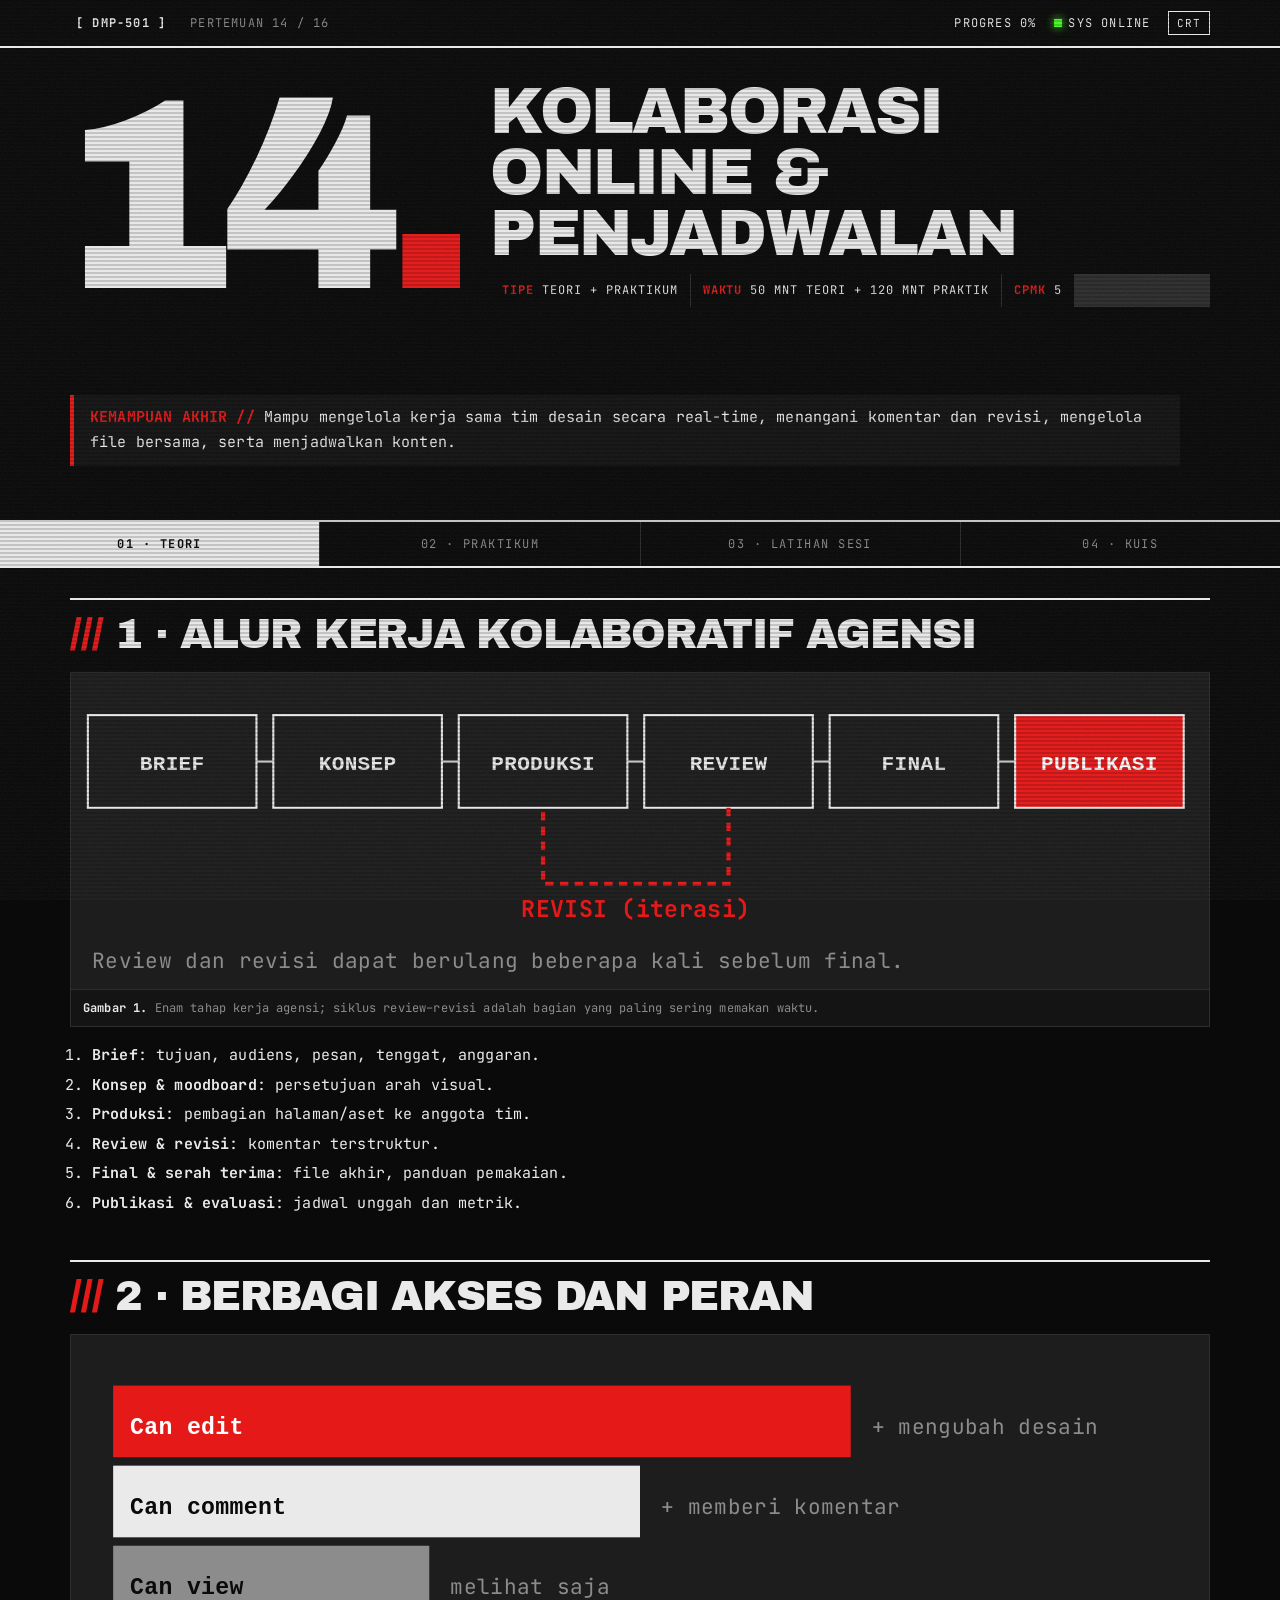
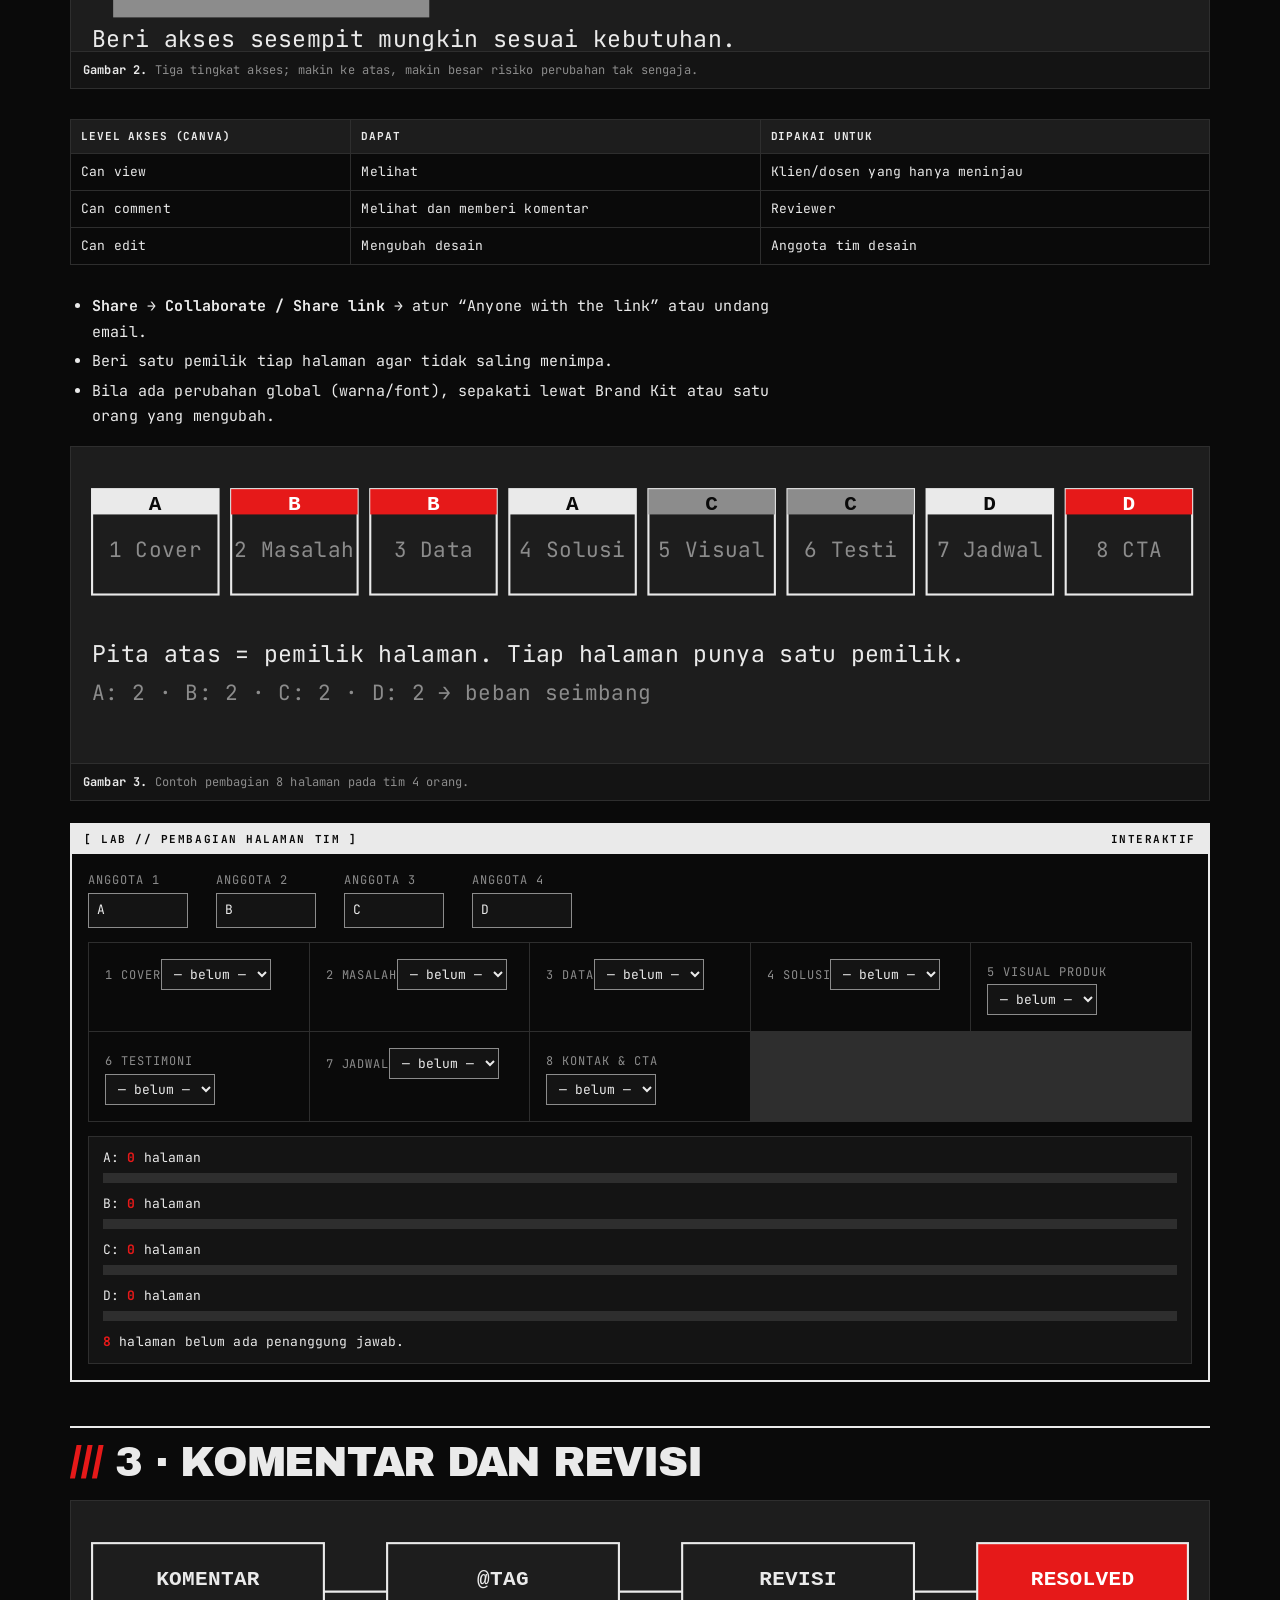
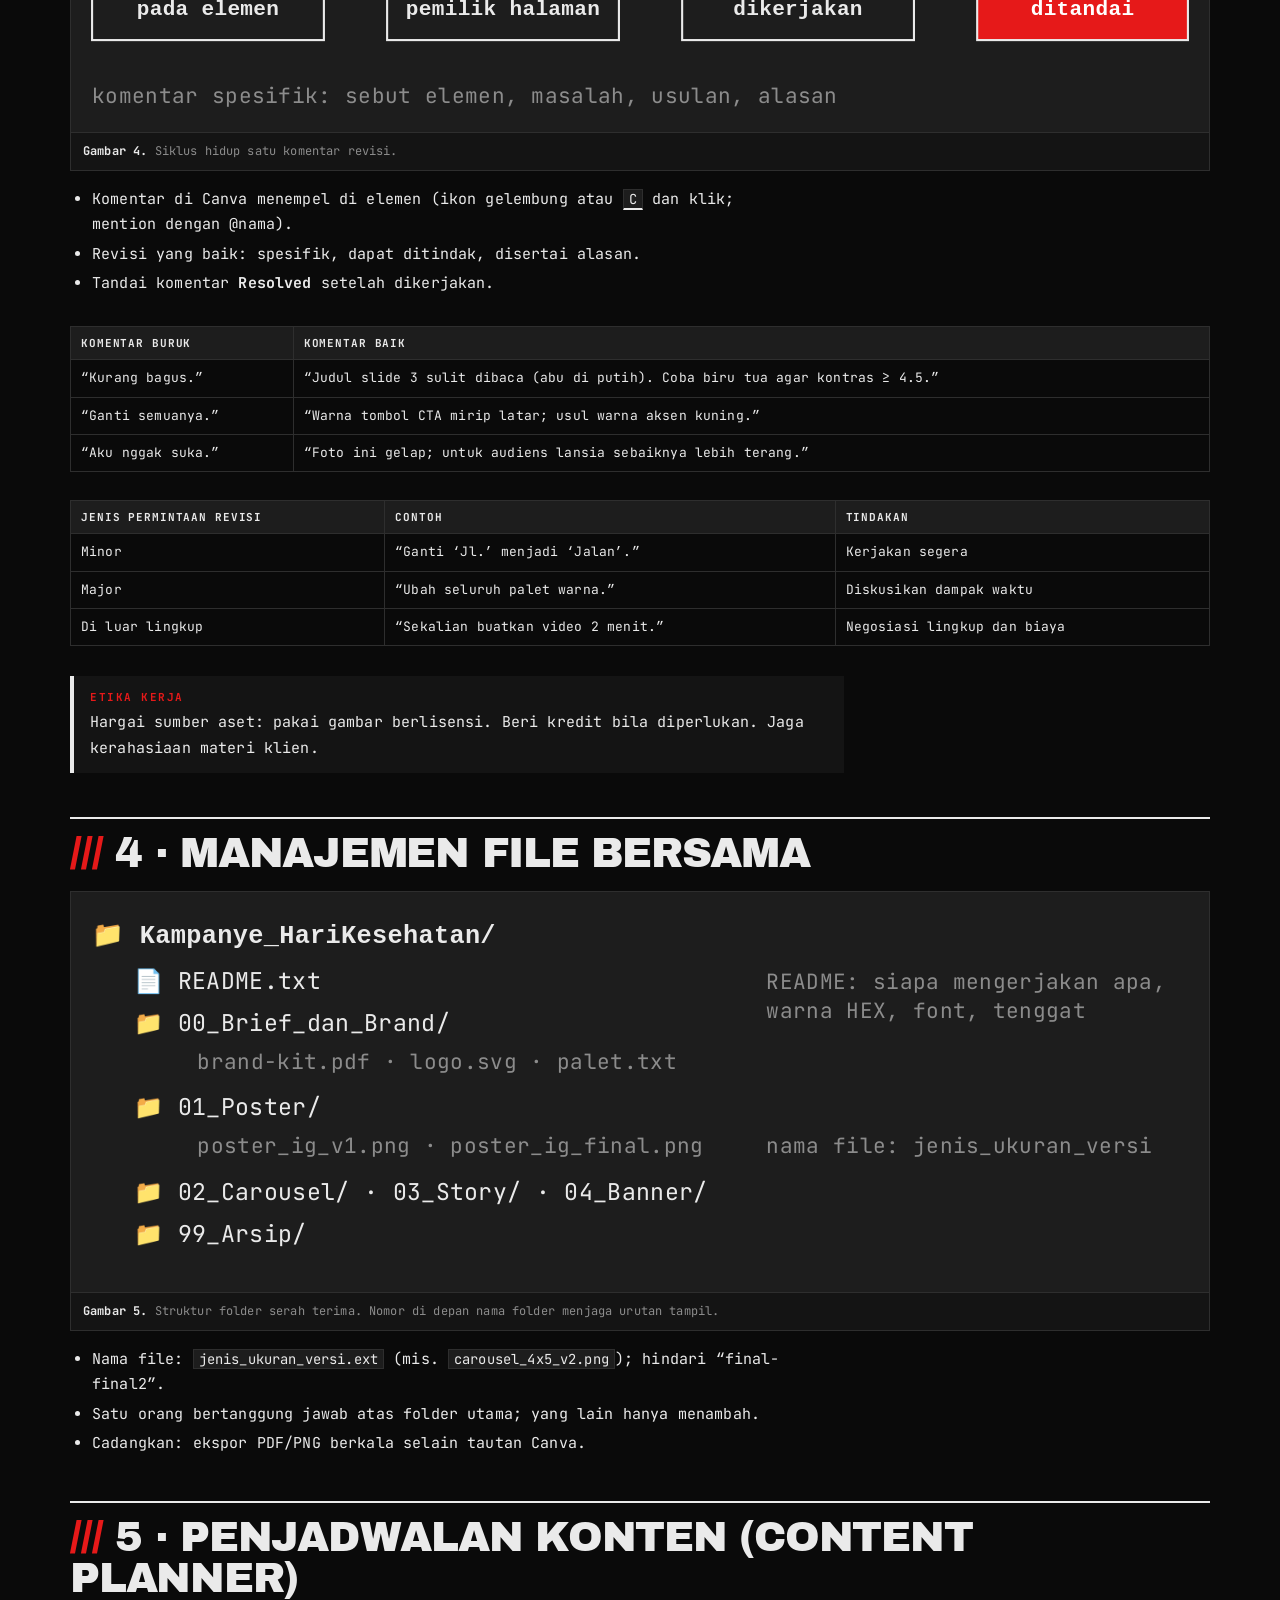
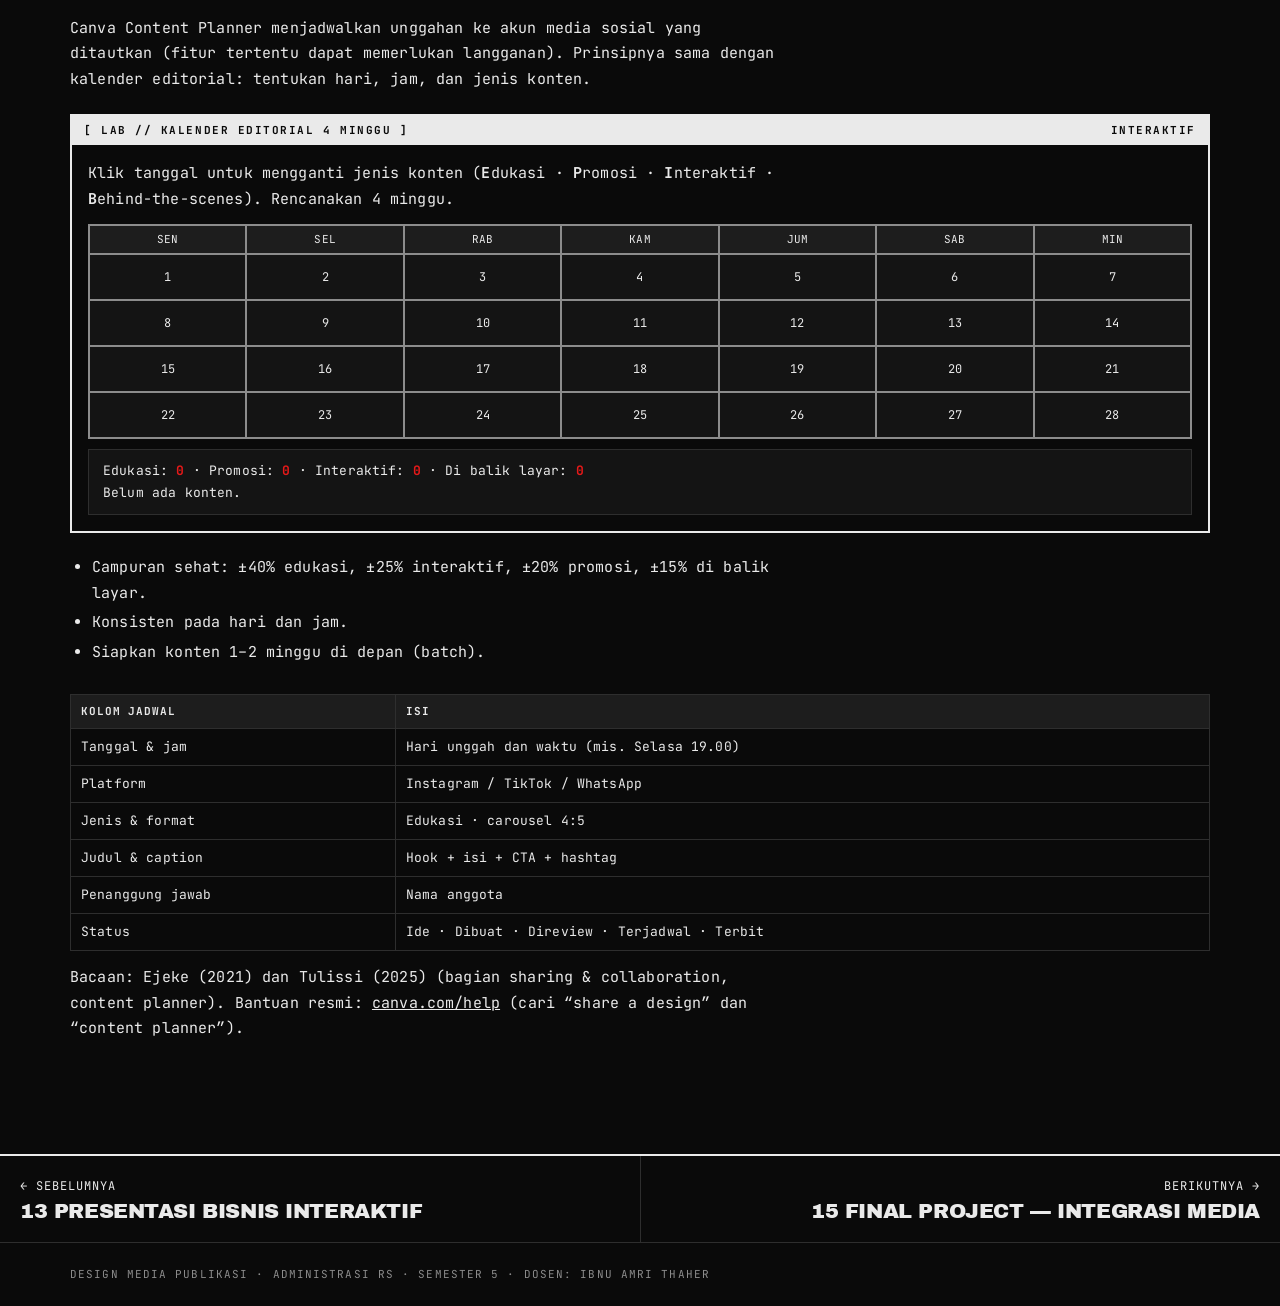
<file: pertemuan-14.html>
<!doctype html>
<html lang="id">
<head>
<meta charset="utf-8">
<meta name="viewport" content="width=device-width,initial-scale=1">
<title>Pertemuan 14</title>
<link rel="stylesheet" href="assets/style.css">
<script src="assets/app.js" defer></script>
<script src="assets/widgets1.js" defer></script>
<script src="assets/widgets2.js" defer></script>
<script src="assets/widgets3.js" defer></script>
</head>
<body data-week="14" data-cpmk="5" data-goal="Mampu mengelola kerja sama tim desain secara real-time, menangani komentar dan revisi, mengelola file bersama, serta menjadwalkan konten.">
<main>

<section data-tab="Teori">

  <h2>1 · Alur kerja kolaboratif agensi</h2>
  <figure class="fig"><svg viewBox="0 0 540 150">
    <g class="sk"><rect x="8" y="20" width="80" height="44"/><rect x="96" y="20" width="80" height="44"/><rect x="184" y="20" width="80" height="44"/><rect x="272" y="20" width="80" height="44"/><rect x="360" y="20" width="80" height="44"/><rect x="448" y="20" width="80" height="44" class="rd"/></g>
    <path d="M88 42h8M176 42h8M264 42h8M352 42h8M440 42h8" class="sk"/>
    <g style="font:700 10px monospace" text-anchor="middle"><text x="48" y="46" style="fill:#EAEAEA">BRIEF</text><text x="136" y="46" style="fill:#EAEAEA">KONSEP</text><text x="224" y="46" style="fill:#EAEAEA">PRODUKSI</text><text x="312" y="46" style="fill:#EAEAEA">REVIEW</text><text x="400" y="46" style="fill:#EAEAEA">FINAL</text><text x="488" y="46" style="fill:#fff">PUBLIKASI</text></g>
    <path d="M312 64v36H224V64" class="sr" stroke-dasharray="4 3" stroke-width="2"/><text x="268" y="116" text-anchor="middle" class="tr">REVISI (iterasi)</text>
    <text x="10" y="140" class="tm">Review dan revisi dapat berulang beberapa kali sebelum final.</text>
  </svg><figcaption><b>Gambar 1.</b> Enam tahap kerja agensi; siklus review–revisi adalah bagian yang paling sering memakan waktu.</figcaption></figure>
  <ol>
    <li><b>Brief</b>: tujuan, audiens, pesan, tenggat, anggaran.</li>
    <li><b>Konsep &amp; moodboard</b>: persetujuan arah visual.</li>
    <li><b>Produksi</b>: pembagian halaman/aset ke anggota tim.</li>
    <li><b>Review &amp; revisi</b>: komentar terstruktur.</li>
    <li><b>Final &amp; serah terima</b>: file akhir, panduan pemakaian.</li>
    <li><b>Publikasi &amp; evaluasi</b>: jadwal unggah dan metrik.</li>
  </ol>

  <h2>2 · Berbagi akses dan peran</h2>
  <figure class="fig"><svg viewBox="0 0 540 150">
    <rect x="20" y="100" width="150" height="34" class="dm"/><rect x="20" y="62" width="250" height="34" class="fg"/><rect x="20" y="24" width="350" height="34" class="rd"/>
    <g style="font:700 11px monospace"><text x="28" y="123" style="fill:#0A0A0A">Can view</text><text x="28" y="85" style="fill:#0A0A0A">Can comment</text><text x="28" y="47" style="fill:#fff">Can edit</text></g>
    <g class="tm"><text x="180" y="123">melihat saja</text><text x="280" y="85">+ memberi komentar</text><text x="380" y="47">+ mengubah desain</text></g>
    <text x="10" y="148" class="tx">Beri akses sesempit mungkin sesuai kebutuhan.</text>
  </svg><figcaption><b>Gambar 2.</b> Tiga tingkat akses; makin ke atas, makin besar risiko perubahan tak sengaja.</figcaption></figure>
  <div class="tscroll"><table>
    <tr><th>Level akses (Canva)</th><th>Dapat</th><th>Dipakai untuk</th></tr>
    <tr><td>Can view</td><td>Melihat</td><td>Klien/dosen yang hanya meninjau</td></tr>
    <tr><td>Can comment</td><td>Melihat dan memberi komentar</td><td>Reviewer</td></tr>
    <tr><td>Can edit</td><td>Mengubah desain</td><td>Anggota tim desain</td></tr>
  </table></div>
  <ul><li><b>Share → Collaborate / Share link</b> → atur “Anyone with the link” atau undang email.</li><li>Beri satu pemilik tiap halaman agar tidak saling menimpa.</li><li>Bila ada perubahan global (warna/font), sepakati lewat Brand Kit atau satu orang yang mengubah.</li></ul>
  <figure class="fig"><svg viewBox="0 0 540 150">
    <g class="sk"><rect x="10" y="20" width="60" height="50"/><rect x="76" y="20" width="60" height="50"/><rect x="142" y="20" width="60" height="50"/><rect x="208" y="20" width="60" height="50"/><rect x="274" y="20" width="60" height="50"/><rect x="340" y="20" width="60" height="50"/><rect x="406" y="20" width="60" height="50"/><rect x="472" y="20" width="60" height="50"/></g>
    <g class="fg"><rect x="10" y="20" width="60" height="12"/><rect x="76" y="20" width="60" height="12" class="rd"/><rect x="142" y="20" width="60" height="12" class="rd"/><rect x="208" y="20" width="60" height="12"/><rect x="274" y="20" width="60" height="12" class="dm"/><rect x="340" y="20" width="60" height="12" class="dm"/><rect x="406" y="20" width="60" height="12"/><rect x="472" y="20" width="60" height="12" class="rd"/></g>
    <g class="tm" text-anchor="middle"><text x="40" y="52">1 Cover</text><text x="106" y="52">2 Masalah</text><text x="172" y="52">3 Data</text><text x="238" y="52">4 Solusi</text><text x="304" y="52">5 Visual</text><text x="370" y="52">6 Testi</text><text x="436" y="52">7 Jadwal</text><text x="502" y="52">8 CTA</text></g>
    <g style="font:700 10px monospace;fill:#0A0A0A" text-anchor="middle"><text x="40" y="30">A</text><text x="106" y="30" style="fill:#fff">B</text><text x="172" y="30" style="fill:#fff">B</text><text x="238" y="30">A</text><text x="304" y="30">C</text><text x="370" y="30">C</text><text x="436" y="30">D</text><text x="502" y="30" style="fill:#fff">D</text></g>
    <text x="10" y="102" class="tx">Pita atas = pemilik halaman. Tiap halaman punya satu pemilik.</text>
    <text x="10" y="120" class="tm">A: 2 · B: 2 · C: 2 · D: 2 → beban seimbang</text>
  </svg><figcaption><b>Gambar 3.</b> Contoh pembagian 8 halaman pada tim 4 orang.</figcaption></figure>
  <div class="widget" data-w="board" data-title="PEMBAGIAN HALAMAN TIM"></div>

  <h2>3 · Komentar dan revisi</h2>
  <figure class="fig"><svg viewBox="0 0 540 110">
    <g class="sk"><rect x="10" y="20" width="110" height="46"/><rect x="150" y="20" width="110" height="46"/><rect x="290" y="20" width="110" height="46"/><rect x="430" y="20" width="100" height="46" class="rd"/></g>
    <path d="M120 43h30M260 43h30M400 43h30" class="sk"/>
    <g style="font:700 10px monospace" text-anchor="middle"><text x="65" y="40" style="fill:#EAEAEA">KOMENTAR</text><text x="65" y="54" style="fill:#EAEAEA">pada elemen</text><text x="205" y="40" style="fill:#EAEAEA">@TAG</text><text x="205" y="54" style="fill:#EAEAEA">pemilik halaman</text><text x="345" y="40" style="fill:#EAEAEA">REVISI</text><text x="345" y="54" style="fill:#EAEAEA">dikerjakan</text><text x="480" y="40" style="fill:#fff">RESOLVED</text><text x="480" y="54" style="fill:#fff">ditandai</text></g>
    <text x="10" y="96" class="tm">komentar spesifik: sebut elemen, masalah, usulan, alasan</text>
  </svg><figcaption><b>Gambar 4.</b> Siklus hidup satu komentar revisi.</figcaption></figure>
  <ul><li>Komentar di Canva menempel di elemen (ikon gelembung atau <kbd>C</kbd> dan klik; mention dengan @nama).</li><li>Revisi yang baik: spesifik, dapat ditindak, disertai alasan.</li><li>Tandai komentar <b>Resolved</b> setelah dikerjakan.</li></ul>
  <div class="tscroll"><table>
    <tr><th>Komentar buruk</th><th>Komentar baik</th></tr>
    <tr><td>“Kurang bagus.”</td><td>“Judul slide 3 sulit dibaca (abu di putih). Coba biru tua agar kontras ≥ 4.5.”</td></tr>
    <tr><td>“Ganti semuanya.”</td><td>“Warna tombol CTA mirip latar; usul warna aksen kuning.”</td></tr>
    <tr><td>“Aku nggak suka.”</td><td>“Foto ini gelap; untuk audiens lansia sebaiknya lebih terang.”</td></tr>
  </table></div>
  <div class="tscroll"><table>
    <tr><th>Jenis permintaan revisi</th><th>Contoh</th><th>Tindakan</th></tr>
    <tr><td>Minor</td><td>“Ganti ‘Jl.’ menjadi ‘Jalan’.”</td><td>Kerjakan segera</td></tr>
    <tr><td>Major</td><td>“Ubah seluruh palet warna.”</td><td>Diskusikan dampak waktu</td></tr>
    <tr><td>Di luar lingkup</td><td>“Sekalian buatkan video 2 menit.”</td><td>Negosiasi lingkup dan biaya</td></tr>
  </table></div>
  <div class="callout w"><b class="t">Etika kerja</b>Hargai sumber aset: pakai gambar berlisensi. Beri kredit bila diperlukan. Jaga kerahasiaan materi klien.</div>

  <h2>4 · Manajemen file bersama</h2>
  <figure class="fig"><svg viewBox="0 0 540 190">
    <g class="tx"><text x="10" y="24" style="font:700 12px monospace">📁 Kampanye_HariKesehatan/</text>
    <text x="30" y="46">📄 README.txt</text>
    <text x="30" y="66">📁 00_Brief_dan_Brand/</text><text x="60" y="84" class="tm">brand-kit.pdf · logo.svg · palet.txt</text>
    <text x="30" y="106">📁 01_Poster/</text><text x="60" y="124" class="tm">poster_ig_v1.png · poster_ig_final.png</text>
    <text x="30" y="146">📁 02_Carousel/ · 03_Story/ · 04_Banner/</text>
    <text x="30" y="166">📁 99_Arsip/</text></g>
    <text x="330" y="46" class="tm">README: siapa mengerjakan apa,</text><text x="330" y="60" class="tm">warna HEX, font, tenggat</text>
    <text x="330" y="124" class="tm">nama file: jenis_ukuran_versi</text>
  </svg><figcaption><b>Gambar 5.</b> Struktur folder serah terima. Nomor di depan nama folder menjaga urutan tampil.</figcaption></figure>
  <ul><li>Nama file: <code>jenis_ukuran_versi.ext</code> (mis. <code>carousel_4x5_v2.png</code>); hindari “final-final2”.</li><li>Satu orang bertanggung jawab atas folder utama; yang lain hanya menambah.</li><li>Cadangkan: ekspor PDF/PNG berkala selain tautan Canva.</li></ul>

  <h2>5 · Penjadwalan konten (Content Planner)</h2>
  <p>Canva Content Planner menjadwalkan unggahan ke akun media sosial yang ditautkan (fitur tertentu dapat memerlukan langganan). Prinsipnya sama dengan kalender editorial: tentukan hari, jam, dan jenis konten.</p>
  <div class="widget" data-w="planner" data-title="KALENDER EDITORIAL 4 MINGGU"></div>
  <ul><li>Campuran sehat: ±40% edukasi, ±25% interaktif, ±20% promosi, ±15% di balik layar.</li><li>Konsisten pada hari dan jam.</li><li>Siapkan konten 1–2 minggu di depan (batch).</li></ul>
  <div class="tscroll"><table>
    <tr><th>Kolom jadwal</th><th>Isi</th></tr>
    <tr><td>Tanggal &amp; jam</td><td>Hari unggah dan waktu (mis. Selasa 19.00)</td></tr>
    <tr><td>Platform</td><td>Instagram / TikTok / WhatsApp</td></tr>
    <tr><td>Jenis &amp; format</td><td>Edukasi · carousel 4:5</td></tr>
    <tr><td>Judul &amp; caption</td><td>Hook + isi + CTA + hashtag</td></tr>
    <tr><td>Penanggung jawab</td><td>Nama anggota</td></tr>
    <tr><td>Status</td><td>Ide · Dibuat · Direview · Terjadwal · Terbit</td></tr>
  </table></div>
  <p class="refs">Bacaan: Ejeke (2021) dan Tulissi (2025) (bagian sharing &amp; collaboration, content planner). Bantuan resmi: <a href="https://www.canva.com/help/" target="_blank" rel="noopener">canva.com/help</a> (cari “share a design” dan “content planner”).</p>
</section>

<section data-tab="Praktikum">
  <div class="callout"><b class="t">Brief</b>Tim 4 orang membuat kampanye “Hari Kesehatan” untuk RS fiktif: 1 poster IG, 3 slide carousel, 1 story, 1 banner header. Semua dikerjakan serempak pada satu dokumen/folder Canva.</div>

  <h2>A · Persiapan tim</h2>
  <ol class="steps">
    <li>Pilih ketua koordinasi. Bagi aset dengan lab pembagian halaman.</li>
    <li>Sepakati Brand Kit: HEX, font, logo, gaya ikon. Tulis di halaman “Panduan” pertama dokumen.</li>
    <li>Satu anggota membuat dokumen dan membagikan akses <b>Can edit</b> kepada anggota lain.</li>
  </ol>
  <h2>B · Produksi bersamaan</h2>
  <ol class="steps">
    <li>Setiap anggota membuka tautan dan mengedit halaman miliknya saja.</li>
    <li>Lihat kursor teman satu tim yang tampil real-time. Hindari mengedit elemen yang sama.</li>
    <li>Gunakan komentar untuk bertanya; jangan mengubah halaman orang lain tanpa pemberitahuan.</li>
    <li>Gunakan Brand Kit untuk warna dan font, bukan memilih warna sendiri.</li>
  </ol>
  <div class="callout w"><b class="t">Checkpoint B</b>Tampilkan semua halaman: apakah gaya sama meski dikerjakan 4 orang?</div>
  <h2>C · Review dan revisi</h2>
  <ol class="steps">
    <li>Tiap anggota memberi minimal 2 komentar pada halaman teman (1 positif, 1 saran).</li>
    <li>Tag orang dengan @nama. Tandai Minor/Major.</li>
    <li>Pemilik halaman memperbaiki dan menandai <b>Resolved</b>.</li>
    <li>Cek konsistensi seluruh kampanye berdampingan (lihat grid).</li>
  </ol>
  <h2>D · Penjadwalan</h2>
  <ol class="steps">
    <li>Isi kalender editorial 4 minggu dengan lab planner.</li>
    <li>Bila akun media sosial tersedia: <b>Share → Schedule</b> atau buka <b>Content Planner</b>, pilih tanggal/jam.</li>
    <li>Jika tidak ada akun, simulasikan dengan tabel jadwal (tanggal, platform, jenis konten, caption, status).</li>
  </ol>
  <h2>E · Serah terima</h2>
  <ol class="steps">
    <li>Satukan ekspor PNG/MP4 dalam folder berstruktur: <code>01_Poster</code>, <code>02_Carousel</code>, …</li>
    <li>Tulis README: siapa mengerjakan apa, warna, font.</li>
  </ol>
  <h3>Masalah umum</h3>
  <div class="tscroll"><table>
    <tr><th>Gejala</th><th>Solusi</th></tr>
    <tr><td>Dua orang mengedit elemen yang sama</td><td>Bagi ulang halaman; komunikasikan sebelum mengedit.</td></tr>
    <tr><td>Anggota tidak bisa mengedit</td><td>Periksa akses: Can edit dan sudah masuk dengan akun yang benar.</td></tr>
    <tr><td>Warna tidak seragam</td><td>Terapkan Brand Kit / salin HEX dari panduan.</td></tr>
    <tr><td>Komentar menumpuk</td><td>Tandai Resolved yang selesai; selesaikan satu per satu.</td></tr>
  </table></div>
</section>

<section data-tab="Latihan Sesi">
  <h2>Tugas sesi pertemuan 14</h2>
  <article class="task" data-id="bagi" data-min="8"><h3>Latihan 1 · Bagi tugas adil</h3>
    <p>Gunakan lab pembagian halaman. Tulis alasan pembagianmu (keahlian, beban, ketergantungan).</p>
    <textarea class="note" data-key="bagi"></textarea></article>
  <article class="task" data-id="rev" data-min="10"><h3>Latihan 2 · Klasifikasi revisi</h3>
    <p>Klasifikasikan (Minor / Major / Di luar lingkup) dan tentukan balasan sopan: (a) “Tolong ganti warna tombol jadi biru.” (b) “Kami ubah nama program, semua materi harus diganti.” (c) “Bisa sekalian buat website?” (d) “Tambahkan titik di akhir judul.”</p>
    <textarea class="note" data-key="rev"></textarea></article>
  <article class="task" data-id="kamp" data-min="75"><h3>Latihan 3 · Kampanye 6 aset</h3>
    <p>Selesaikan praktikum A–C. Kumpulkan tautan dokumen.</p>
    <details><summary>Rubrik</summary><ul><li>Tidak ada tumpang tindih desain (30%)</li><li>Konsistensi visual antar aset (30%)</li><li>Penggunaan komentar/revisi yang baik (20%)</li><li>Penguasaan manajemen file bersama (20%)</li></ul></details></article>
  <article class="task" data-id="plan" data-min="10"><h3>Latihan 4 · Kalender editorial</h3>
    <p>Isi lab planner dengan 12 konten. Pastikan promosi ≤ 30% dan ada minimal 2 konten interaktif.</p></article>
  <article class="task" data-id="ref" data-min="10"><h3>Latihan 5 · Refleksi tim</h3>
    <p>Tulis satu hal yang berjalan baik dan satu hambatan dalam bekerja serempak.</p>
    <textarea class="note" data-key="ref"></textarea></article>
  <article class="task" data-id="komentar" data-min="10"><h3>Latihan 6 · Tulis komentar yang baik</h3>
    <p>Ubah tiga komentar buruk berikut menjadi komentar baik (spesifik + alasan + usulan): “Kurang menarik”, “Fontnya aneh”, “Terlalu ramai”.</p>
    <textarea class="note" data-key="komentar"></textarea></article>
</section>

<section data-tab="Kuis">
  <h2>Kuis</h2>
  <div class="quiz"><script type="application/json">[
    {"q":"Cara terbaik menghindari tumpang tindih saat banyak orang mengedit satu dokumen adalah…","o":["Semua mengedit halaman yang sama","Satu pemilik tiap halaman","Tidak ada pembagian","Mengedit bergantian tiap jam"],"a":1,"e":"Pembagian kepemilikan mencegah saling menimpa."},
    {"q":"Level akses yang cocok untuk klien yang hanya meninjau dan memberi masukan adalah…","o":["Can edit","Can comment","Owner","Admin"],"a":1,"e":"Komentar tanpa bisa mengubah desain."},
    {"q":"“Tolong buatkan sekalian video 2 menit” pada proyek poster adalah revisi…","o":["Minor","Major","Di luar lingkup","Tidak masuk akal"],"a":2,"e":"Perlu negosiasi lingkup, waktu, dan biaya."},
    {"q":"Content Planner berguna untuk…","o":["Menggambar vektor","Menjadwalkan unggahan konten","Mengubah CMYK","Menghitung dpi"],"a":1,"e":"Penjadwalan konten."},
    {"q":"Komposisi konten yang sehat adalah…","o":["100% promosi","Campuran edukasi, interaktif, promosi, di balik layar","Hanya meme","Tanpa jadwal"],"a":1,"e":"Variasi menjaga minat audiens."},
    {"q":"Komentar revisi yang baik bersifat…","o":["Umum dan singkat","Spesifik, dapat ditindak, disertai alasan","Emosional","Anonim tanpa penjelasan"],"a":1,"e":"Komentar spesifik mempercepat revisi."},
    {"q":"Setelah komentar dikerjakan, sebaiknya komentar…","o":["Dihapus tanpa jejak","Ditandai Resolved","Dibiarkan","Disalin ke WhatsApp"],"a":1,"e":"Resolved menandai bahwa revisi selesai."},
    {"q":"Nama file yang baik adalah…","o":["final-final2.png","carousel_4x5_v2.png","gambar baru (1).png","aaa.png"],"a":1,"e":"Jenis_ukuran_versi mudah dilacak."},
    {"q":"Untuk mengajak seseorang memperhatikan komentar tertentu di Canva, gunakan…","o":["@nama (mention)","Hashtag","Tanda seru","Mengubah warna"],"a":0,"e":"Mention memberi notifikasi ke orang tersebut."}
  ]</script></div>
</section>

</main>
</body>
</html>
</file>
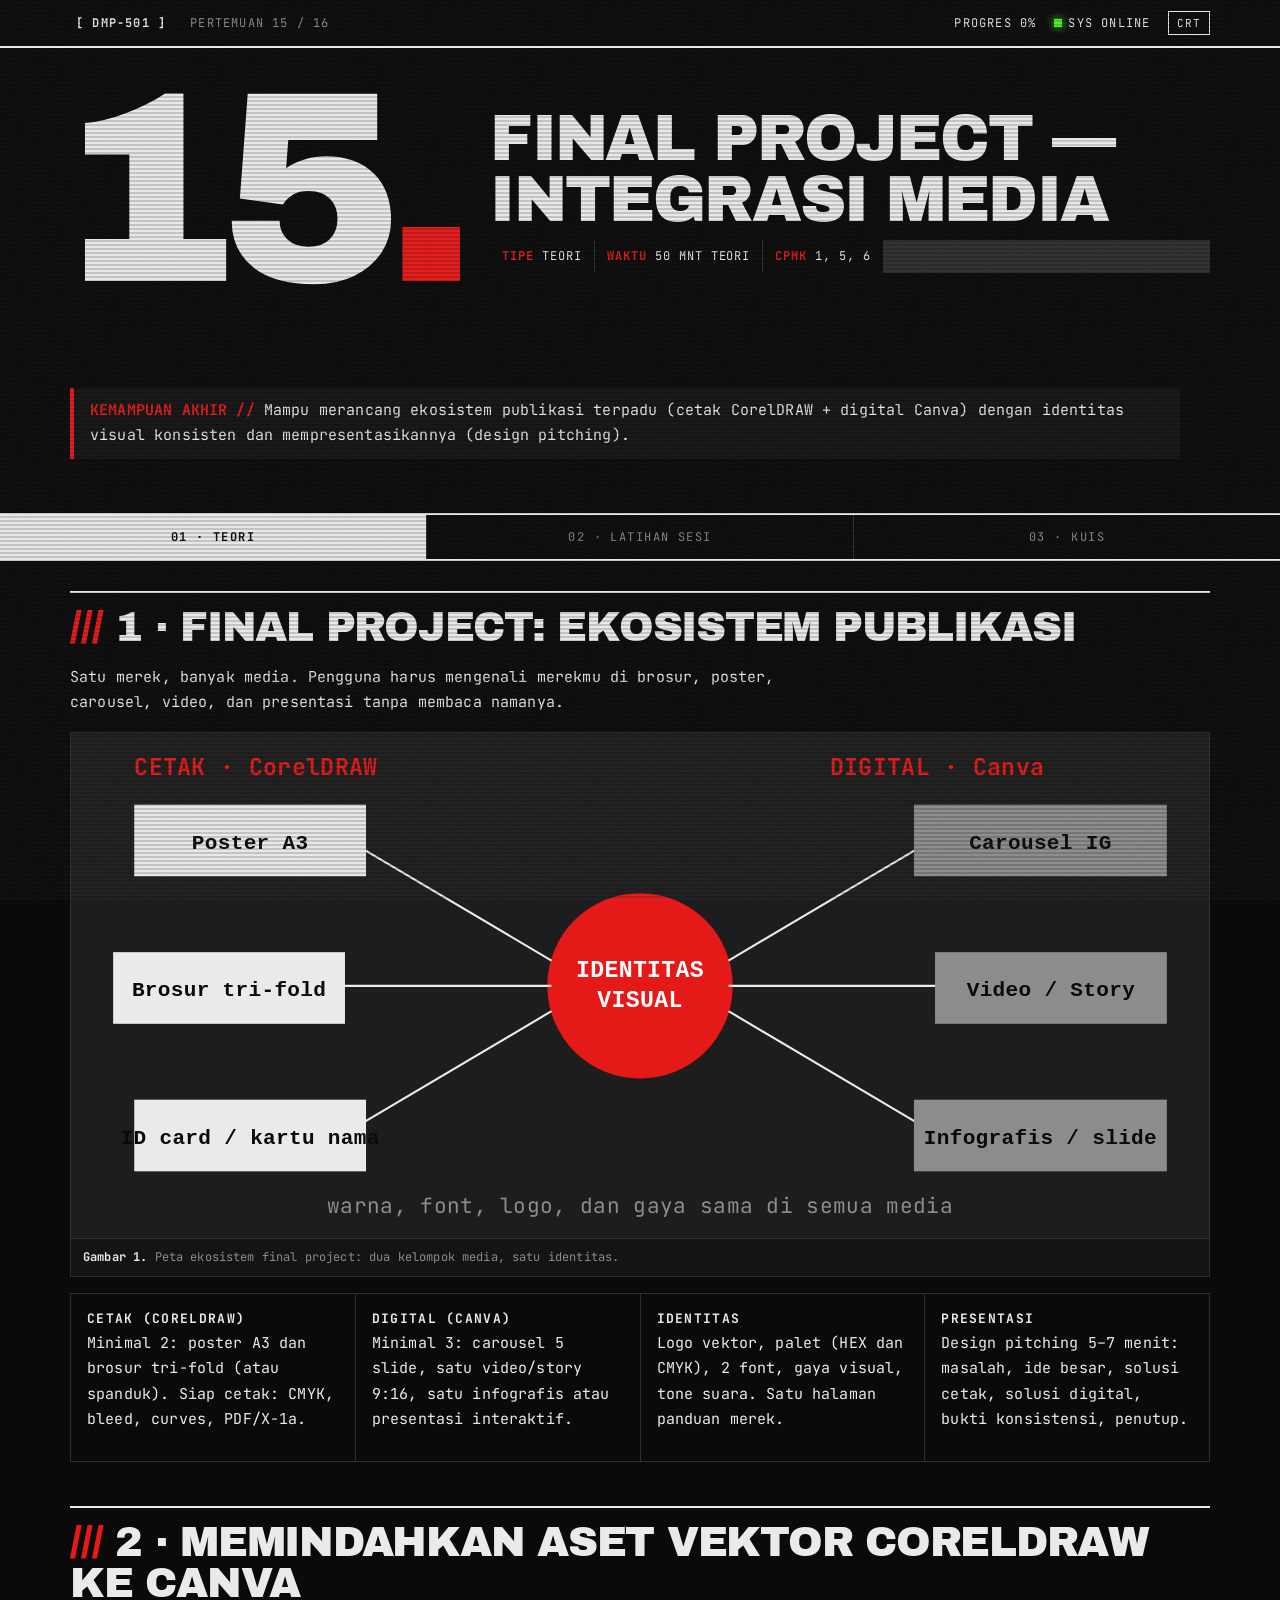
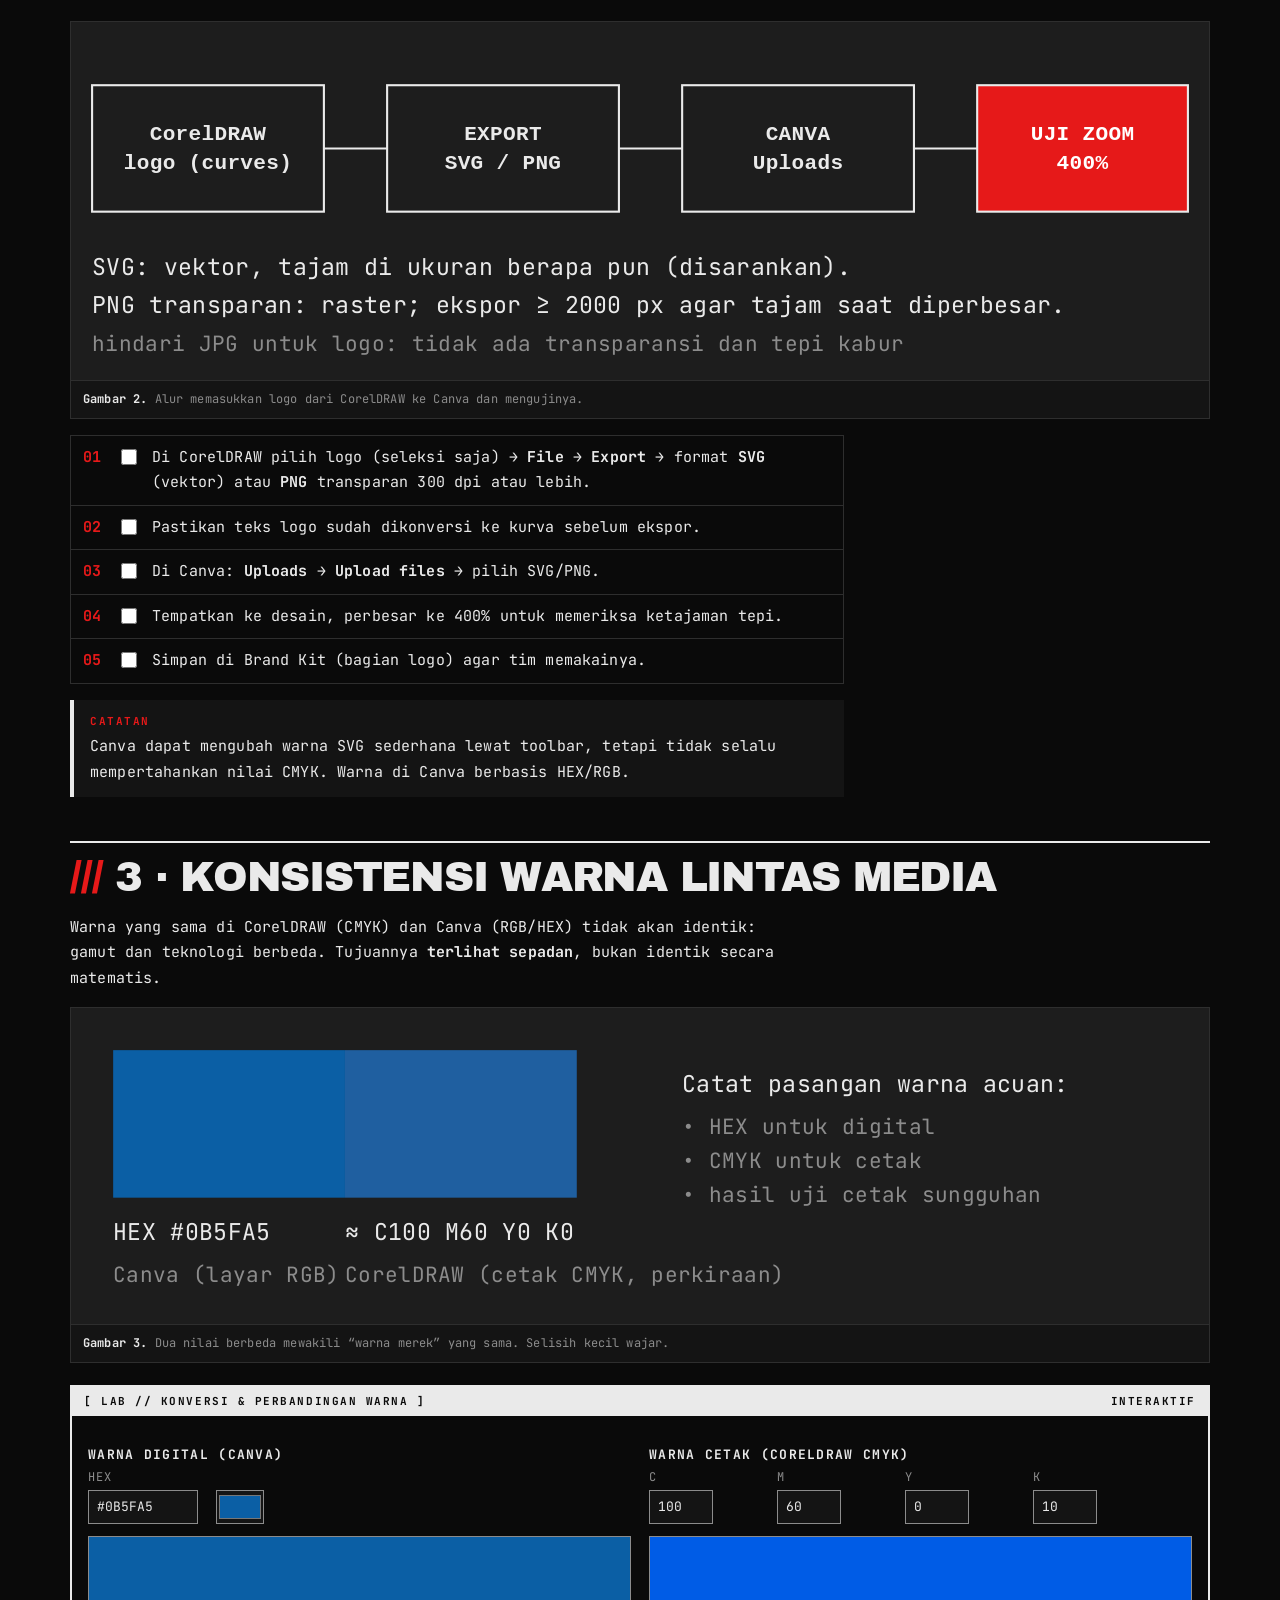
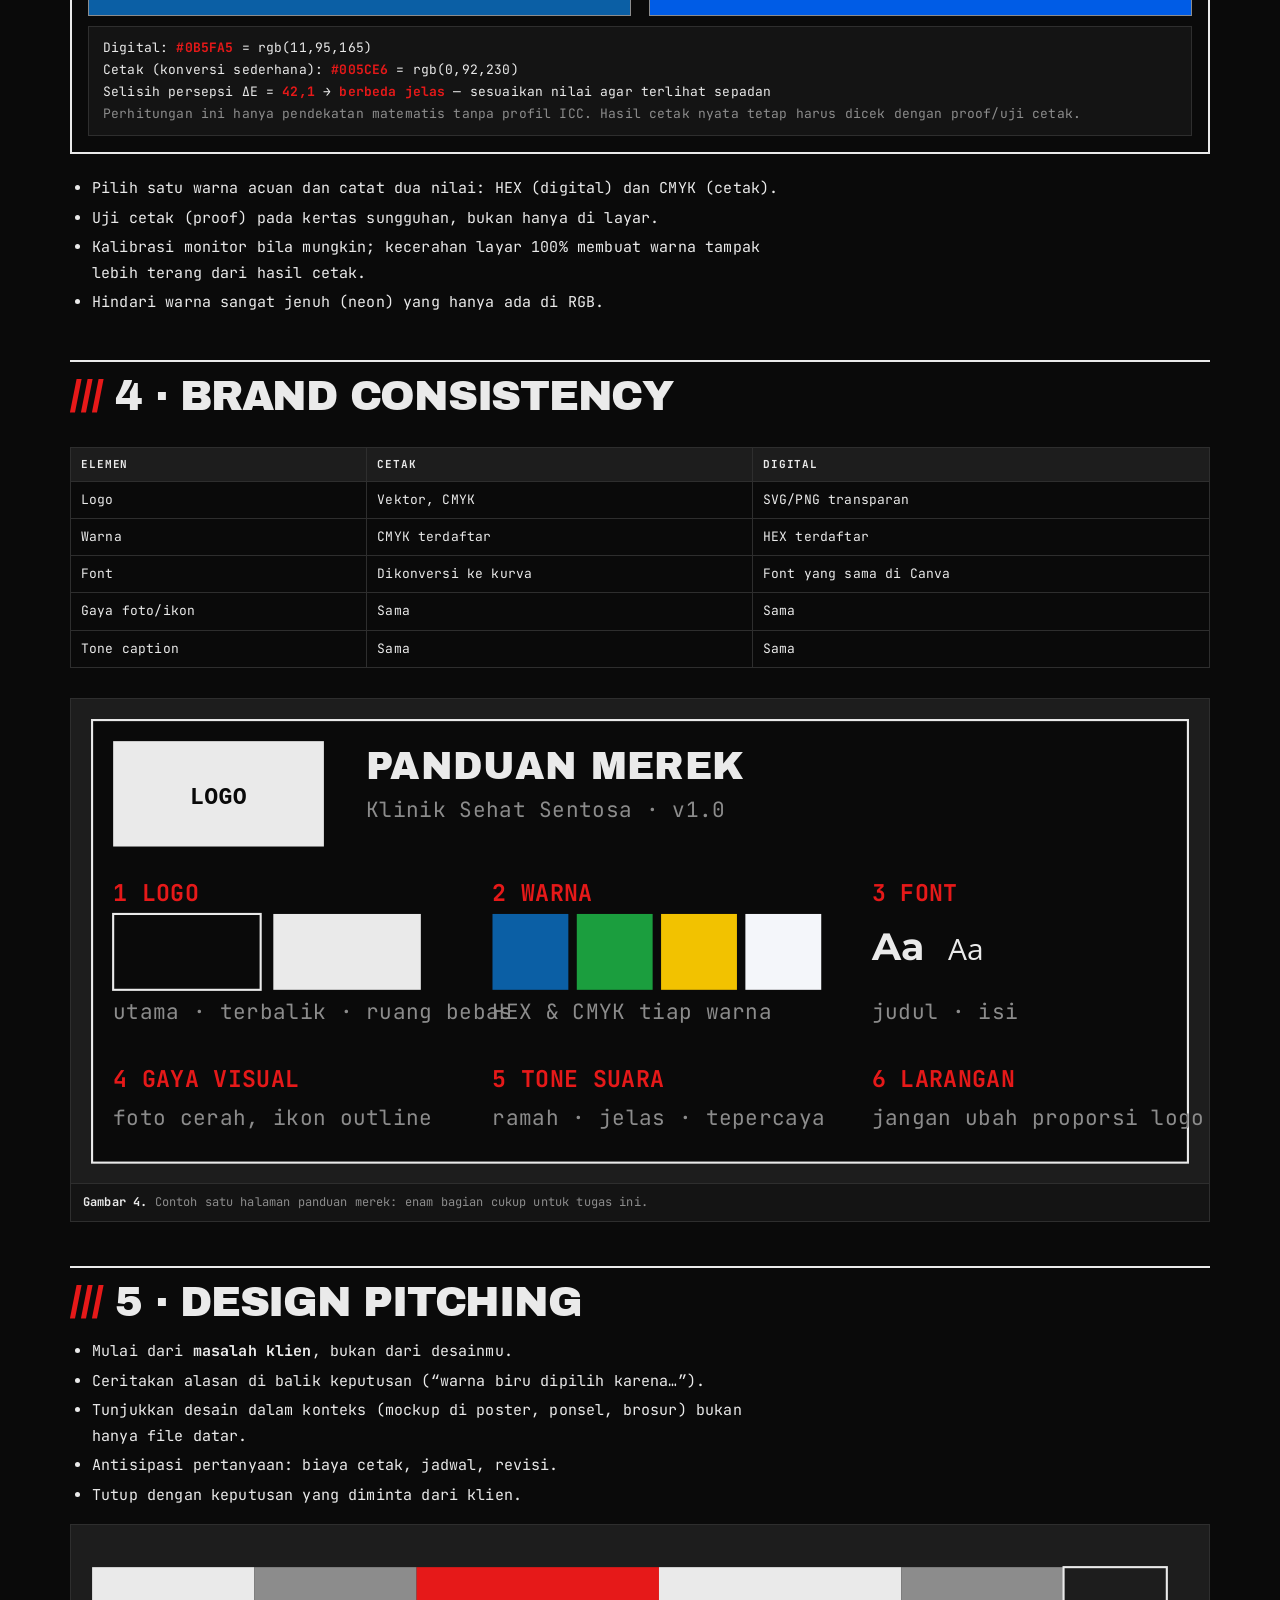
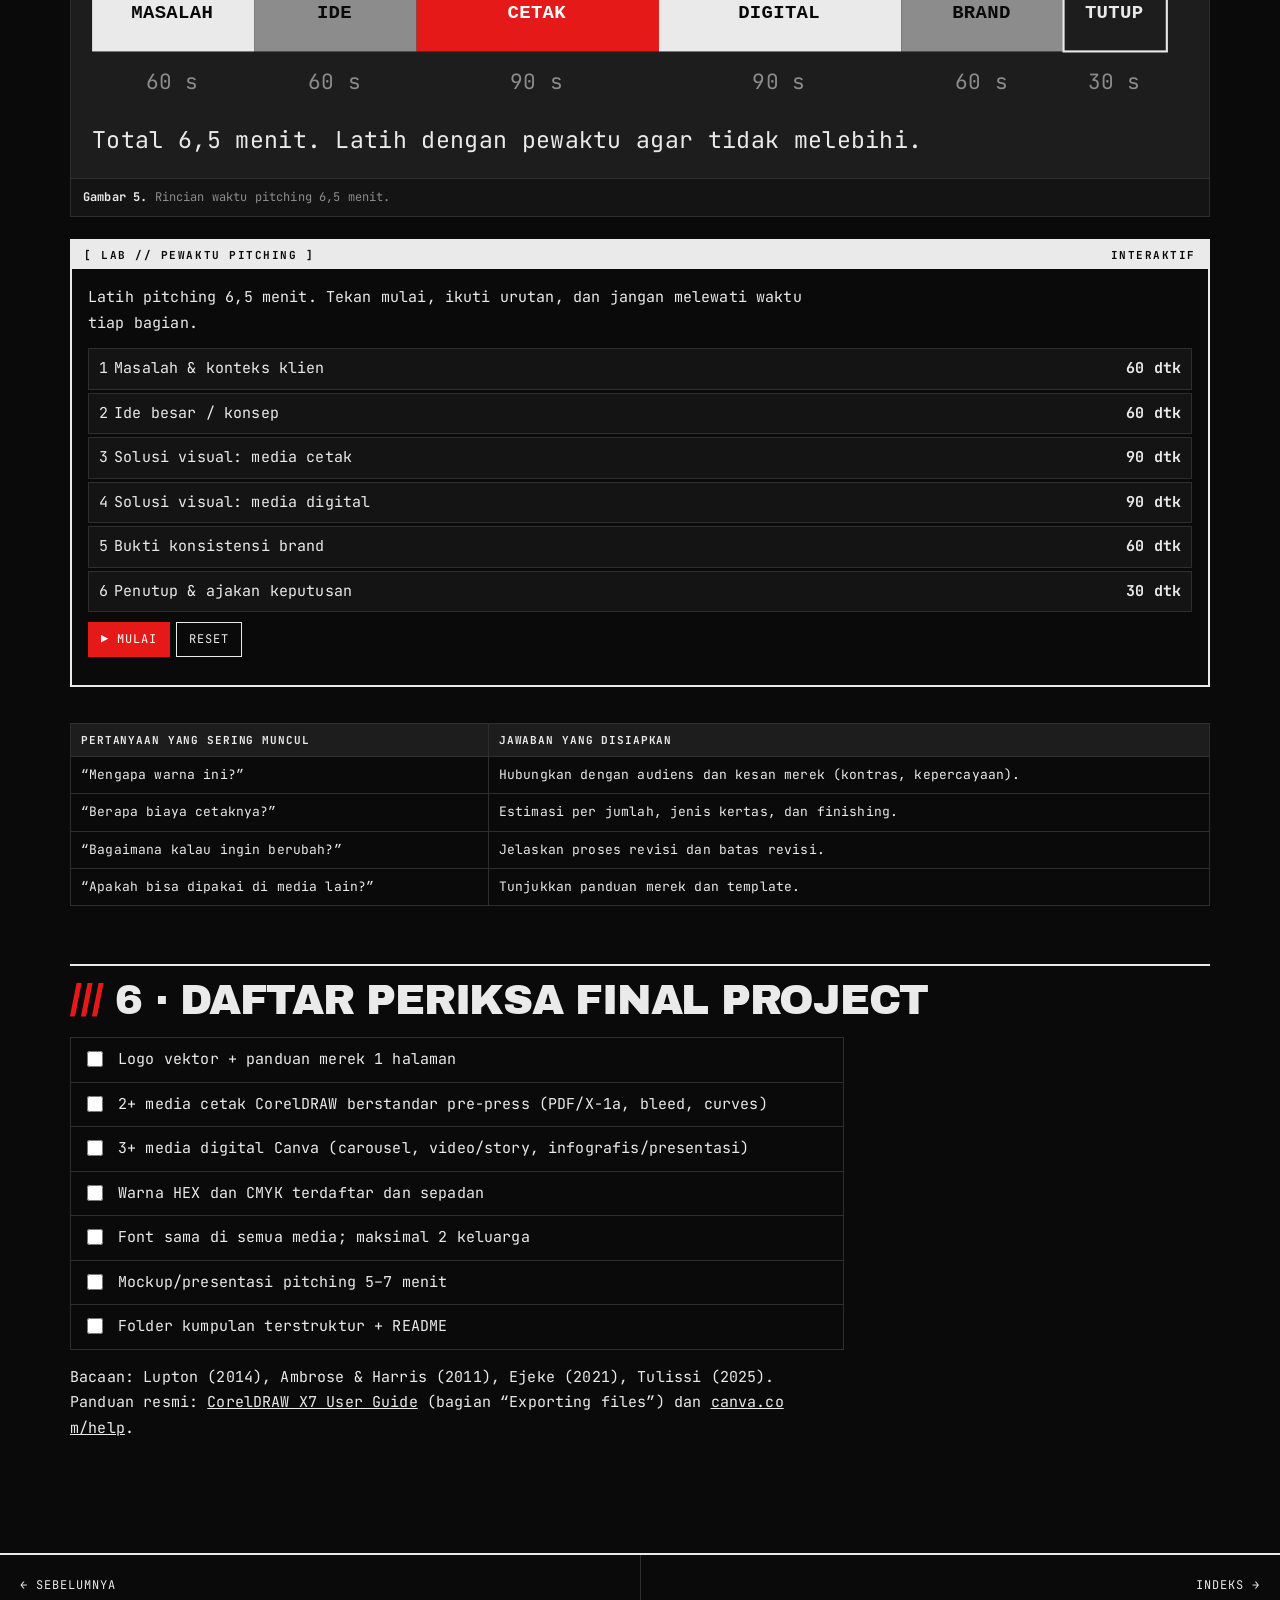
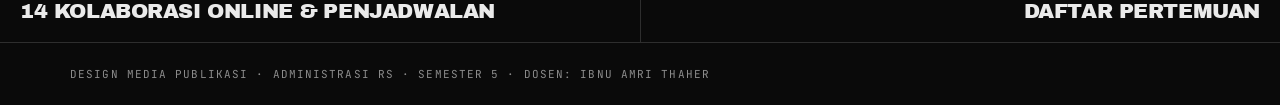
<file: pertemuan-15.html>
<!doctype html>
<html lang="id">
<head>
<meta charset="utf-8">
<meta name="viewport" content="width=device-width,initial-scale=1">
<title>Pertemuan 15</title>
<link rel="stylesheet" href="assets/style.css">
<script src="assets/app.js" defer></script>
<script src="assets/widgets1.js" defer></script>
<script src="assets/widgets2.js" defer></script>
<script src="assets/widgets3.js" defer></script>
</head>
<body data-week="15" data-cpmk="1, 5, 6" data-goal="Mampu merancang ekosistem publikasi terpadu (cetak CorelDRAW + digital Canva) dengan identitas visual konsisten dan mempresentasikannya (design pitching).">
<main>

<section data-tab="Teori">

  <h2>1 · Final project: ekosistem publikasi</h2>
  <p>Satu merek, banyak media. Pengguna harus mengenali merekmu di brosur, poster, carousel, video, dan presentasi tanpa membaca namanya.</p>
  <figure class="fig"><svg viewBox="0 0 540 240">
    <circle cx="270" cy="120" r="44" class="rd"/><text x="270" y="116" text-anchor="middle" style="font:700 11px monospace;fill:#fff">IDENTITAS</text><text x="270" y="130" text-anchor="middle" style="font:700 11px monospace;fill:#fff">VISUAL</text>
    <text x="30" y="20" class="tr">CETAK · CorelDRAW</text><text x="360" y="20" class="tr">DIGITAL · Canva</text>
    <g class="sk"><path d="M228 108L130 50M228 120L120 120M228 132L130 190M312 108L410 50M312 120L420 120M312 132L410 190"/></g>
    <g class="fg"><rect x="30" y="34" width="110" height="34"/><rect x="20" y="104" width="110" height="34"/><rect x="30" y="174" width="110" height="34"/></g>
    <g class="dm"><rect x="400" y="34" width="120" height="34"/><rect x="410" y="104" width="110" height="34"/><rect x="400" y="174" width="120" height="34"/></g>
    <g style="font:700 10px monospace;fill:#0A0A0A" text-anchor="middle"><text x="85" y="55">Poster A3</text><text x="75" y="125">Brosur tri-fold</text><text x="85" y="195">ID card / kartu nama</text><text x="460" y="55">Carousel IG</text><text x="465" y="125">Video / Story</text><text x="460" y="195">Infografis / slide</text></g>
    <text x="270" y="228" text-anchor="middle" class="tm">warna, font, logo, dan gaya sama di semua media</text>
  </svg><figcaption><b>Gambar 1.</b> Peta ekosistem final project: dua kelompok media, satu identitas.</figcaption></figure>
  <div class="grid">
    <div><h4>Cetak (CorelDRAW)</h4><p>Minimal 2: poster A3 dan brosur tri-fold (atau spanduk). Siap cetak: CMYK, bleed, curves, PDF/X-1a.</p></div>
    <div><h4>Digital (Canva)</h4><p>Minimal 3: carousel 5 slide, satu video/story 9:16, satu infografis atau presentasi interaktif.</p></div>
    <div><h4>Identitas</h4><p>Logo vektor, palet (HEX dan CMYK), 2 font, gaya visual, tone suara. Satu halaman panduan merek.</p></div>
    <div><h4>Presentasi</h4><p>Design pitching 5–7 menit: masalah, ide besar, solusi cetak, solusi digital, bukti konsistensi, penutup.</p></div>
  </div>

  <h2>2 · Memindahkan aset vektor CorelDRAW ke Canva</h2>
  <figure class="fig"><svg viewBox="0 0 540 170">
    <g class="sk"><rect x="10" y="30" width="110" height="60"/><rect x="150" y="30" width="110" height="60"/><rect x="290" y="30" width="110" height="60"/><rect x="430" y="30" width="100" height="60" class="rd"/></g>
    <path d="M120 60h30M260 60h30M400 60h30" class="sk"/>
    <g style="font:700 10px monospace" text-anchor="middle"><text x="65" y="56" style="fill:#EAEAEA">CorelDRAW</text><text x="65" y="70" style="fill:#EAEAEA">logo (curves)</text><text x="205" y="56" style="fill:#EAEAEA">EXPORT</text><text x="205" y="70" style="fill:#EAEAEA">SVG / PNG</text><text x="345" y="56" style="fill:#EAEAEA">CANVA</text><text x="345" y="70" style="fill:#EAEAEA">Uploads</text><text x="480" y="56" style="fill:#fff">UJI ZOOM</text><text x="480" y="70" style="fill:#fff">400%</text></g>
    <text x="10" y="120" class="tx">SVG: vektor, tajam di ukuran berapa pun (disarankan).</text>
    <text x="10" y="138" class="tx">PNG transparan: raster; ekspor ≥ 2000 px agar tajam saat diperbesar.</text>
    <text x="10" y="156" class="tm">hindari JPG untuk logo: tidak ada transparansi dan tepi kabur</text>
  </svg><figcaption><b>Gambar 2.</b> Alur memasukkan logo dari CorelDRAW ke Canva dan mengujinya.</figcaption></figure>
  <ol class="steps">
    <li>Di CorelDRAW pilih logo (seleksi saja) → <b>File → Export</b> → format <b>SVG</b> (vektor) atau <b>PNG</b> transparan 300 dpi atau lebih.</li>
    <li>Pastikan teks logo sudah dikonversi ke kurva sebelum ekspor.</li>
    <li>Di Canva: <b>Uploads → Upload files</b> → pilih SVG/PNG.</li>
    <li>Tempatkan ke desain, perbesar ke 400% untuk memeriksa ketajaman tepi.</li>
    <li>Simpan di Brand Kit (bagian logo) agar tim memakainya.</li>
  </ol>
  <div class="callout w"><b class="t">Catatan</b>Canva dapat mengubah warna SVG sederhana lewat toolbar, tetapi tidak selalu mempertahankan nilai CMYK. Warna di Canva berbasis HEX/RGB.</div>

  <h2>3 · Konsistensi warna lintas media</h2>
  <p>Warna yang sama di CorelDRAW (CMYK) dan Canva (RGB/HEX) tidak akan identik: gamut dan teknologi berbeda. Tujuannya <b>terlihat sepadan</b>, bukan identik secara matematis.</p>
  <figure class="fig"><svg viewBox="0 0 540 150">
    <rect x="20" y="20" width="110" height="70" style="fill:#0B5FA5"/><rect x="130" y="20" width="110" height="70" style="fill:#1F5FA0"/>
    <text x="20" y="110" class="tx">HEX #0B5FA5</text><text x="130" y="110" class="tx">≈ C100 M60 Y0 K0</text>
    <text x="20" y="130" class="tm">Canva (layar RGB)</text><text x="130" y="130" class="tm">CorelDRAW (cetak CMYK, perkiraan)</text>
    <g class="tx"><text x="290" y="40">Catat pasangan warna acuan:</text><text x="290" y="60" class="tm">• HEX untuk digital</text><text x="290" y="76" class="tm">• CMYK untuk cetak</text><text x="290" y="92" class="tm">• hasil uji cetak sungguhan</text></g>
  </svg><figcaption><b>Gambar 3.</b> Dua nilai berbeda mewakili “warna merek” yang sama. Selisih kecil wajar.</figcaption></figure>
  <div class="widget" data-w="colorconv" data-title="KONVERSI &amp; PERBANDINGAN WARNA"></div>
  <ul><li>Pilih satu warna acuan dan catat dua nilai: HEX (digital) dan CMYK (cetak).</li><li>Uji cetak (proof) pada kertas sungguhan, bukan hanya di layar.</li><li>Kalibrasi monitor bila mungkin; kecerahan layar 100% membuat warna tampak lebih terang dari hasil cetak.</li><li>Hindari warna sangat jenuh (neon) yang hanya ada di RGB.</li></ul>

  <h2>4 · Brand consistency</h2>
  <div class="tscroll"><table>
    <tr><th>Elemen</th><th>Cetak</th><th>Digital</th></tr>
    <tr><td>Logo</td><td>Vektor, CMYK</td><td>SVG/PNG transparan</td></tr>
    <tr><td>Warna</td><td>CMYK terdaftar</td><td>HEX terdaftar</td></tr>
    <tr><td>Font</td><td>Dikonversi ke kurva</td><td>Font yang sama di Canva</td></tr>
    <tr><td>Gaya foto/ikon</td><td>Sama</td><td>Sama</td></tr>
    <tr><td>Tone caption</td><td>Sama</td><td>Sama</td></tr>
  </table></div>
  <figure class="fig"><svg viewBox="0 0 540 230">
    <rect x="10" y="10" width="520" height="210" class="bk" style="stroke:#EAEAEA"/>
    <rect x="20" y="20" width="100" height="50" class="fg"/><text x="70" y="50" text-anchor="middle" style="font:700 11px monospace;fill:#0A0A0A">LOGO</text>
    <text x="140" y="38" style="font:400 18px 'Archivo Black',Impact,sans-serif;fill:#EAEAEA">PANDUAN MEREK</text><text x="140" y="56" class="tm">Klinik Sehat Sentosa · v1.0</text>
    <text x="20" y="96" class="tr">1 LOGO</text><rect x="20" y="102" width="70" height="36" class="sk"/><rect x="96" y="102" width="70" height="36" class="fg"/><text x="20" y="152" class="tm">utama · terbalik · ruang bebas</text>
    <text x="200" y="96" class="tr">2 WARNA</text><g><rect x="200" y="102" width="36" height="36" style="fill:#0B5FA5"/><rect x="240" y="102" width="36" height="36" style="fill:#1B9E3E"/><rect x="280" y="102" width="36" height="36" style="fill:#F2C200"/><rect x="320" y="102" width="36" height="36" style="fill:#F4F6FA"/></g><text x="200" y="152" class="tm">HEX &amp; CMYK tiap warna</text>
    <text x="380" y="96" class="tr">3 FONT</text><text x="380" y="124" style="font:700 18px Montserrat,sans-serif;fill:#EAEAEA">Aa</text><text x="416" y="124" style="font:14px 'Open Sans',sans-serif;fill:#EAEAEA">Aa</text><text x="380" y="152" class="tm">judul · isi</text>
    <text x="20" y="184" class="tr">4 GAYA VISUAL</text><text x="20" y="202" class="tm">foto cerah, ikon outline</text>
    <text x="200" y="184" class="tr">5 TONE SUARA</text><text x="200" y="202" class="tm">ramah · jelas · tepercaya</text>
    <text x="380" y="184" class="tr">6 LARANGAN</text><text x="380" y="202" class="tm">jangan ubah proporsi logo</text>
  </svg><figcaption><b>Gambar 4.</b> Contoh satu halaman panduan merek: enam bagian cukup untuk tugas ini.</figcaption></figure>

  <h2>5 · Design pitching</h2>
  <ul><li>Mulai dari <b>masalah klien</b>, bukan dari desainmu.</li><li>Ceritakan alasan di balik keputusan (“warna biru dipilih karena…”).</li><li>Tunjukkan desain dalam konteks (mockup di poster, ponsel, brosur) bukan hanya file datar.</li><li>Antisipasi pertanyaan: biaya cetak, jadwal, revisi.</li><li>Tutup dengan keputusan yang diminta dari klien.</li></ul>
  <figure class="fig"><svg viewBox="0 0 540 120">
    <rect x="10" y="20" width="77" height="40" class="fg"/><rect x="87" y="20" width="77" height="40" class="dm"/><rect x="164" y="20" width="115" height="40" class="rd"/><rect x="279" y="20" width="115" height="40" class="fg"/><rect x="394" y="20" width="77" height="40" class="dm"/><rect x="471" y="20" width="49" height="40" class="sk"/>
    <g style="font:700 9px monospace" text-anchor="middle"><text x="48" y="44" style="fill:#0A0A0A">MASALAH</text><text x="125" y="44" style="fill:#0A0A0A">IDE</text><text x="221" y="44" style="fill:#fff">CETAK</text><text x="336" y="44" style="fill:#0A0A0A">DIGITAL</text><text x="432" y="44" style="fill:#0A0A0A">BRAND</text><text x="495" y="44" style="fill:#EAEAEA">TUTUP</text></g>
    <g class="tm" text-anchor="middle"><text x="48" y="78">60 s</text><text x="125" y="78">60 s</text><text x="221" y="78">90 s</text><text x="336" y="78">90 s</text><text x="432" y="78">60 s</text><text x="495" y="78">30 s</text></g>
    <text x="10" y="106" class="tx">Total 6,5 menit. Latih dengan pewaktu agar tidak melebihi.</text>
  </svg><figcaption><b>Gambar 5.</b> Rincian waktu pitching 6,5 menit.</figcaption></figure>
  <div class="widget" data-w="pitch" data-title="PEWAKTU PITCHING"></div>
  <div class="tscroll"><table>
    <tr><th>Pertanyaan yang sering muncul</th><th>Jawaban yang disiapkan</th></tr>
    <tr><td>“Mengapa warna ini?”</td><td>Hubungkan dengan audiens dan kesan merek (kontras, kepercayaan).</td></tr>
    <tr><td>“Berapa biaya cetaknya?”</td><td>Estimasi per jumlah, jenis kertas, dan finishing.</td></tr>
    <tr><td>“Bagaimana kalau ingin berubah?”</td><td>Jelaskan proses revisi dan batas revisi.</td></tr>
    <tr><td>“Apakah bisa dipakai di media lain?”</td><td>Tunjukkan panduan merek dan template.</td></tr>
  </table></div>

  <h2>6 · Daftar periksa final project</h2>
  <ul class="check">
    <li>Logo vektor + panduan merek 1 halaman</li>
    <li>2+ media cetak CorelDRAW berstandar pre-press (PDF/X-1a, bleed, curves)</li>
    <li>3+ media digital Canva (carousel, video/story, infografis/presentasi)</li>
    <li>Warna HEX dan CMYK terdaftar dan sepadan</li>
    <li>Font sama di semua media; maksimal 2 keluarga</li>
    <li>Mockup/presentasi pitching 5–7 menit</li>
    <li>Folder kumpulan terstruktur + README</li>
  </ul>
  <p class="refs">Bacaan: Lupton (2014), Ambrose &amp; Harris (2011), Ejeke (2021), Tulissi (2025). Panduan resmi: <a href="https://product.corel.com/help/CorelDRAW/540229932/Main/EN/User-Guide/CorelDRAW-X7.pdf" target="_blank" rel="noopener">CorelDRAW X7 User Guide</a> (bagian “Exporting files”) dan <a href="https://www.canva.com/help/" target="_blank" rel="noopener">canva.com/help</a>.</p>
</section>

<section data-tab="Latihan Sesi">
  <h2>Tugas sesi pertemuan 15</h2>
  <article class="task" data-id="konsep" data-min="15"><h3>Latihan 1 · Rumuskan konsep</h3>
    <p>Isi lembar konsep final project:</p>
    <textarea class="note" data-key="konsep" placeholder="Klien/RS:&#10;Masalah komunikasi:&#10;Audiens:&#10;Ide besar (1 kalimat):&#10;Palet HEX / CMYK:&#10;Font:&#10;Daftar media cetak:&#10;Daftar media digital:"></textarea></article>
  <article class="task" data-id="logo" data-min="15"><h3>Latihan 2 · Logo vektor ke Canva</h3>
    <p>Ekspor logo dari CorelDRAW ke SVG/PNG dan masukkan ke Canva. Zoom 400%: apakah tepinya masih tajam? Catat hasilnya dan jika gagal, mengapa.</p>
    <textarea class="note" data-key="logo"></textarea></article>
  <article class="task" data-id="warna" data-min="10"><h3>Latihan 3 · Selaraskan warna</h3>
    <p>Gunakan alat konversi warna. Masukkan warna utama merekmu (HEX) dan nilai CMYK di CorelDRAW. Berapa ΔE-nya? Jika &gt; 8, ubah salah satu nilai sampai tampak sepadan.</p>
    <textarea class="note" data-key="warna"></textarea></article>
  <article class="task" data-id="pitch" data-min="20"><h3>Latihan 4 · Latihan pitching</h3>
    <p>Latih pitching dengan pewaktu. Ulangi dua kali; catat satu bagian yang kelebihan waktu dan potong.</p></article>
  <article class="task" data-id="plan" data-min="10"><h3>Latihan 5 · Rencana minggu depan</h3>
    <p>Tulis rencana penyelesaian: apa yang tersisa, siapa mengerjakan, kapan tenggat internal.</p>
    <textarea class="note" data-key="plan"></textarea></article>
  <article class="task" data-id="mockup" data-min="15"><h3>Latihan 6 · Rencana mockup</h3>
    <p>Tentukan 3 mockup yang akan kamu tampilkan saat pitching (mis. poster di dinding lobi, carousel di layar ponsel, brosur di meja). Jelaskan cara membuatnya (template Canva atau susunan sendiri).</p>
    <textarea class="note" data-key="mockup"></textarea></article>
  <h3>Daftar periksa final project</h3>
  <ul class="check">
    <li>Logo vektor + panduan merek 1 halaman</li>
    <li>2+ media cetak CorelDRAW berstandar pre-press (PDF/X-1a, bleed, curves)</li>
    <li>3+ media digital Canva (carousel, video/story, infografis/presentasi)</li>
    <li>Warna HEX dan CMYK terdaftar dan sepadan</li>
    <li>Font sama di semua media; maksimal 2 keluarga</li>
    <li>Mockup/presentasi pitching 5–7 menit</li>
    <li>Folder kumpulan terstruktur + README</li>
  </ul>
</section>

<section data-tab="Kuis">
  <h2>Kuis</h2>
  <div class="quiz"><script type="application/json">[
    {"q":"Format terbaik untuk memindahkan logo vektor dari CorelDRAW ke Canva agar tetap tajam adalah…","o":["JPG 72 dpi","SVG atau PNG transparan resolusi tinggi","Tangkapan layar","BMP"],"a":1,"e":"SVG (vektor) atau PNG berresolusi tinggi."},
    {"q":"Kenapa warna di Canva dan CorelDRAW bisa tampak berbeda?","o":["Salah software","RGB vs CMYK dan perbedaan gamut","Kualitas internet","Ukuran file"],"a":1,"e":"Perbedaan model warna dan gamut."},
    {"q":"Design pitching sebaiknya dimulai dari…","o":["Detail teknis software","Masalah klien","Daftar fitur Canva","Penutup"],"a":1,"e":"Pitch yang kuat dimulai dari kebutuhan klien."},
    {"q":"Cara paling andal memastikan warna cetak sesuai adalah…","o":["Mengandalkan layar","Uji cetak (proof) pada kertas","Menebak","Memperbesar saturasi"],"a":1,"e":"Layar tidak sama dengan tinta di kertas."},
    {"q":"Batas selisih persepsi warna (ΔE) yang masih dianggap berbeda tipis dan biasanya dapat diterima pada materi ini adalah…","o":["< 8","30","60","100"],"a":0,"e":"Di bawah sekitar 8 umumnya berbeda tipis; di atas itu terlihat jelas."},
    {"q":"Sebelum mengekspor logo dari CorelDRAW, teksnya sebaiknya…","o":["Dibiarkan sebagai teks","Dikonversi ke kurva","Dihapus","Diganti JPG"],"a":1,"e":"Agar tampil sama di mana pun."},
    {"q":"Jumlah media cetak minimal pada final project adalah…","o":["0","1","2","5"],"a":2,"e":"Poster A3 + brosur tri-fold (atau spanduk)."},
    {"q":"Berapa durasi pitching yang disarankan?","o":["1 menit","5–7 menit","30 menit","Tidak ada batas"],"a":1,"e":"Ringkas dan fokus."},
    {"q":"Panduan merek 1 halaman sebaiknya memuat…","o":["Hanya logo","Logo, warna, font, gaya visual, tone suara, larangan","Hanya warna","Biodata tim"],"a":1,"e":"Semua aturan agar merek konsisten."}
  ]</script></div>
</section>

</main>
</body>
</html>
</file>
<file: assets/style.css>
/* DMP-501 // Bahan Ajar Interaktif — Tactical Telemetry */
:root{
  --bg:#0A0A0A;--bg2:#141414;--bg3:#1d1d1d;--fg:#EAEAEA;--dim:#8C8C8C;--line:#2e2e2e;
  --red:#E61919;--green:#4AF626;
  --mono:'JetBrains Mono','IBM Plex Mono',Consolas,'Courier New',monospace;
  --head:'Archivo Black','Arial Black',Impact,sans-serif;
}
*{box-sizing:border-box;border-radius:0}
html{scroll-behavior:smooth}
body{margin:0;background:var(--bg);color:var(--fg);font:15px/1.7 var(--mono);letter-spacing:.01em;-webkit-font-smoothing:antialiased}
body::before{content:"";position:fixed;inset:0;pointer-events:none;z-index:90;
  background:repeating-linear-gradient(0deg,transparent,transparent 2px,rgba(0,0,0,.16) 2px,rgba(0,0,0,.16) 4px)}
body::after{content:"";position:fixed;inset:0;pointer-events:none;z-index:91;opacity:.07;
  background-image:url("data:image/svg+xml;utf8,<svg xmlns='http://www.w3.org/2000/svg' width='160' height='160'><filter id='n'><feTurbulence type='fractalNoise' baseFrequency='.9' numOctaves='2' stitchTiles='stitch'/></filter><rect width='160' height='160' filter='url(%23n)'/></svg>")}
body.nocrt::before,body.nocrt::after{display:none}
a{color:var(--fg)}
a:hover{background:var(--fg);color:var(--bg)}
::selection{background:var(--red);color:#fff}
.wrap{max-width:1180px;margin:0 auto;padding:0 20px}
hr{border:0;border-top:1px solid var(--line);margin:28px 0}

/* top bar */
.top{position:sticky;top:0;z-index:50;background:var(--bg);border-bottom:2px solid var(--fg)}
.top .wrap{display:flex;gap:18px;align-items:center;flex-wrap:wrap;min-height:46px;font-size:12px;text-transform:uppercase;letter-spacing:.1em}
.top a{text-decoration:none;padding:2px 6px}
.top .sp{flex:1}
.led{display:inline-block;width:8px;height:8px;background:var(--green);margin-right:6px;box-shadow:0 0 8px var(--green)}
.top button{font-size:11px;padding:2px 8px}

/* hero */
.hero{border-bottom:2px solid var(--fg);position:relative;overflow:hidden}
.hero .wrap{padding-top:34px;padding-bottom:30px;display:grid;grid-template-columns:auto 1fr;gap:10px 30px;align-items:end}
.hero .num{font:400 clamp(6rem,22vw,17rem)/.8 var(--head);letter-spacing:-.06em;color:var(--fg);grid-row:span 2;margin-left:-.05em}
.hero .num span{color:var(--red)}
.hero h1{font:400 clamp(1.7rem,5vw,4rem)/.95 var(--head);text-transform:uppercase;letter-spacing:-.03em;margin:0;align-self:end}
.hero .meta{display:flex;flex-wrap:wrap;gap:1px;background:var(--line);font-size:12px;text-transform:uppercase;letter-spacing:.08em;align-self:start}
.hero .meta div{background:var(--bg);padding:6px 12px}
.hero .meta b{color:var(--red);font-weight:700}
.goal{border-left:4px solid var(--red);padding:10px 16px;background:var(--bg2);margin:24px 0}
@media(max-width:700px){.hero .wrap{grid-template-columns:1fr}.hero .num{grid-row:auto}}

/* tabs */
.tabs{display:flex;gap:1px;background:var(--line);border-bottom:2px solid var(--fg);position:sticky;top:46px;z-index:40;overflow-x:auto}
.tabs button{flex:1;min-width:130px;border:0;background:var(--bg);padding:12px 8px;font:inherit;font-size:12px;text-transform:uppercase;letter-spacing:.12em;color:var(--dim);cursor:pointer}
.tabs button:hover{color:var(--fg);background:var(--bg2)}
.tabs button.on{background:var(--fg);color:var(--bg);font-weight:700}
main>section{display:none;padding:30px 0 60px}
main>section.on{display:block}

/* type */
h2{font:400 clamp(1.5rem,3.4vw,2.6rem)/1 var(--head);text-transform:uppercase;letter-spacing:-.03em;margin:44px 0 16px;border-top:2px solid var(--fg);padding-top:14px}
h2:first-child{margin-top:0}
h2::before{content:"/// ";color:var(--red)}
h3{font:700 13px/1.4 var(--mono);text-transform:uppercase;letter-spacing:.12em;margin:26px 0 8px;color:var(--fg)}
h3::before{content:"[ ";color:var(--red)}h3::after{content:" ]";color:var(--red)}
h4{font:700 13px var(--mono);text-transform:uppercase;letter-spacing:.1em;margin:14px 0 4px}
p{margin:0 0 12px;max-width:80ch}
li{margin-bottom:4px}
ul,ol{padding-left:22px;max-width:80ch}
code,kbd,samp{font-family:var(--mono);background:var(--bg3);border:1px solid var(--line);padding:0 5px;font-size:.92em}
kbd{border-bottom:2px solid var(--fg)}
.dim{color:var(--dim)}.red{color:var(--red)}
.tag{display:inline-block;font-size:11px;text-transform:uppercase;letter-spacing:.1em;border:1px solid var(--fg);padding:0 6px;margin-right:6px}
.tag.r{border-color:var(--red);color:var(--red)}

/* blocks */
.grid{display:grid;grid-template-columns:repeat(auto-fit,minmax(260px,1fr));gap:1px;background:var(--line);border:1px solid var(--line);margin:14px 0}
.grid>*{background:var(--bg);padding:16px;margin:0}
.grid h4:first-child{margin-top:0}
.callout{border-left:4px solid var(--red);background:var(--bg2);padding:12px 16px;margin:16px 0;max-width:86ch}
.callout.w{border-left-color:var(--fg)}
.callout b.t{display:block;font-size:11px;text-transform:uppercase;letter-spacing:.14em;color:var(--red);margin-bottom:4px}
table{border-collapse:collapse;width:100%;margin:14px 0;font-size:13px}
th,td{border:1px solid var(--line);padding:7px 10px;text-align:left;vertical-align:top}
th{background:var(--bg3);text-transform:uppercase;letter-spacing:.08em;font-size:11px}
.tscroll{overflow-x:auto}
details{border:1px solid var(--line);background:var(--bg2);margin:10px 0;max-width:86ch}
details summary{cursor:pointer;padding:8px 12px;text-transform:uppercase;font-size:12px;letter-spacing:.1em;list-style:none}
details summary::before{content:"+ ";color:var(--red);font-weight:700}
details[open] summary::before{content:"– "}
details[open] summary{border-bottom:1px solid var(--line)}
details>div,details>p,details>ul,details>ol{padding:10px 14px;margin:0}
details>ul,details>ol{padding-left:36px}

/* controls */
button,.btn{font:inherit;font-size:12px;text-transform:uppercase;letter-spacing:.08em;background:transparent;color:var(--fg);border:1px solid var(--fg);padding:6px 12px;cursor:pointer}
button:hover:not(:disabled){background:var(--fg);color:var(--bg)}
button.on,button.pri{background:var(--red);border-color:var(--red);color:#fff}
button:disabled{opacity:.4;cursor:not-allowed}
input,select,textarea{font:inherit;font-size:13px;background:var(--bg2);color:var(--fg);border:1px solid var(--dim);padding:5px 8px;max-width:100%}
input[type=range]{padding:0;accent-color:var(--red);width:100%}
input[type=color]{padding:0;height:34px;width:48px;cursor:pointer}
input[type=checkbox]{accent-color:var(--red);width:16px;height:16px;vertical-align:middle}
textarea{width:100%;min-height:80px}
label{font-size:12px;text-transform:uppercase;letter-spacing:.08em;color:var(--dim)}
:focus-visible{outline:2px solid var(--red);outline-offset:2px}

/* widget */
.widget{border:2px solid var(--fg);margin:22px 0;background:var(--bg)}
.wt{background:var(--fg);color:var(--bg);font-size:11px;text-transform:uppercase;letter-spacing:.14em;font-weight:700;padding:5px 12px;display:flex;justify-content:space-between}
.wb{padding:16px}
.row{display:flex;flex-wrap:wrap;gap:12px 18px;align-items:flex-end;margin-bottom:12px}
.row>div{display:flex;flex-direction:column;gap:3px;min-width:110px}
.row.btns{align-items:center;gap:6px}
.out{background:var(--bg2);border:1px solid var(--line);padding:10px 14px;font-size:13px;margin-top:10px}
.out b{color:var(--red)}
.kv{display:grid;grid-template-columns:auto 1fr;gap:2px 16px;font-size:13px}
.kv span:nth-child(odd){color:var(--dim);text-transform:uppercase;font-size:11px;letter-spacing:.08em}
.stage{background:var(--bg3);border:1px solid var(--line);display:flex;justify-content:center;align-items:center;padding:14px;overflow:auto}
.stage svg{max-width:100%;height:auto;display:block}
.two{display:grid;grid-template-columns:minmax(0,1fr) minmax(0,1fr);gap:18px}
@media(max-width:800px){.two{grid-template-columns:1fr}}
.bar{height:10px;background:var(--line);margin:4px 0 10px}.bar>i{display:block;height:100%;background:var(--red)}

/* checklists / steps */
.steps,.check{list-style:none;padding:0;counter-reset:s;border:1px solid var(--line);max-width:86ch}
.steps li,.check li{display:flex;gap:12px;padding:9px 12px;margin:0;border-bottom:1px solid var(--line);align-items:flex-start;counter-increment:s}
.steps li:last-child,.check li:last-child{border-bottom:0}
.steps li::before{content:counter(s,decimal-leading-zero);color:var(--red);font-weight:700;min-width:22px}
.steps li.done,.check li.done{color:var(--dim);text-decoration:line-through}
.steps li input,.check li input{margin-top:4px;flex:none}

/* task */
.task{border:1px solid var(--fg);border-left:6px solid var(--red);padding:16px 18px;margin:22px 0;background:var(--bg2)}
.task h3{margin-top:0}
.task .tfoot{display:flex;gap:16px;align-items:center;flex-wrap:wrap;border-top:1px dashed var(--dim);margin-top:14px;padding-top:12px}
.task.done{border-left-color:var(--green)}
.task .clock{font-weight:700;min-width:62px;display:inline-block}
.task.done h3::after{content:" ] ✓ SELESAI"}

/* quiz */
.q{border:1px solid var(--line);padding:14px 16px;margin:12px 0;background:var(--bg2);max-width:90ch}
.q p{font-weight:700}
.q .opts{display:grid;gap:6px}
.q .opts button{text-align:left;text-transform:none;letter-spacing:0;font-size:13px}
.q .opts button.ok{background:var(--fg);color:var(--bg)}
.q .opts button.bad{background:var(--red);border-color:var(--red);color:#fff}
.q .ex{display:none;margin-top:10px;padding:8px 12px;border-left:3px solid var(--dim);font-size:13px}
.q.ans .ex{display:block}
.score{font-family:var(--head);font-size:1.6rem;text-transform:uppercase}

/* nav footer */
.pn{display:grid;grid-template-columns:1fr 1fr;gap:1px;background:var(--line);border-top:2px solid var(--fg);margin-top:40px}
.pn a{background:var(--bg);padding:20px;text-decoration:none;text-transform:uppercase;letter-spacing:.08em;font-size:12px}
.pn a:hover{background:var(--fg)}
.pn a b{display:block;font:400 1.3rem var(--head);letter-spacing:-.02em;margin-top:4px}
.pn a:last-child{text-align:right}
footer{padding:22px 0;font-size:11px;text-transform:uppercase;letter-spacing:.1em;color:var(--dim);border-top:1px solid var(--line)}

/* index */
.wk{display:grid;grid-template-columns:repeat(auto-fill,minmax(300px,1fr));gap:1px;background:var(--line);border:1px solid var(--line)}
.wk a{background:var(--bg);padding:16px 18px;text-decoration:none;display:grid;grid-template-columns:auto 1fr;gap:4px 16px;min-height:120px}
.wk a:hover{background:var(--fg);color:var(--bg)}
.wk a:hover .n{color:var(--bg)}
.wk .n{font:400 3.6rem/.85 var(--head);letter-spacing:-.05em;grid-row:span 3}
.wk .k{font-size:11px;text-transform:uppercase;letter-spacing:.12em;color:var(--red)}
.wk a:hover .k{color:var(--red)}
.wk .t{font-weight:700;text-transform:uppercase;line-height:1.3}
.wk .d{font-size:12px;opacity:.7}
.wk.exam a{border-top:2px solid var(--red)}

/* mock UI blocks */
.mock{display:grid;gap:2px;background:var(--dim);border:2px solid var(--dim);font-size:12px}
.mock>button{background:var(--bg2);text-align:center;text-transform:none;letter-spacing:0;border:0;padding:10px 6px}
.mock>button.on{background:var(--red)}
.swatch{display:inline-block;width:100%;height:56px;border:1px solid var(--dim)}
.chip{display:inline-block;border:1px solid var(--dim);padding:2px 8px;margin:2px;font-size:12px}
/* figures & agenda */
.fig{margin:16px 0;border:1px solid var(--line);background:var(--bg2)}
.fig svg{display:block;width:100%;height:auto;background:var(--bg3)}
.fig figcaption{padding:8px 12px;font-size:12px;color:var(--dim);border-top:1px solid var(--line)}
.fig figcaption b{color:var(--fg)}
.fig[style*="color:#111"] figcaption{color:#444;border-top-color:#bbb}
.fig[style*="color:#111"] figcaption b{color:#111}
.figs{display:grid;grid-template-columns:repeat(auto-fit,minmax(230px,1fr));gap:12px;margin:16px 0}
.figs .fig{margin:0}
.fig svg .fg{fill:var(--fg)}.fig svg .rd{fill:var(--red)}.fig svg .dm{fill:var(--dim)}.fig svg .bk{fill:var(--bg)}.fig svg .ln{fill:var(--line)}
.fig svg .sk{stroke:var(--fg);fill:none}.fig svg .sr{stroke:var(--red);fill:none}.fig svg .sd{stroke:var(--dim);fill:none}
.fig svg .tx{font:11px var(--mono);fill:var(--fg)}.fig svg .tm{font:10px var(--mono);fill:var(--dim)}.fig svg .tr{font:11px var(--mono);fill:var(--red);font-weight:700}
.fig svg .th{font:400 22px var(--head);fill:var(--fg)}
.agenda td:first-child{white-space:nowrap;color:var(--red);font-weight:700}
.refs a{word-break:break-all}
.pill{display:inline-block;border:1px solid var(--dim);padding:0 8px;margin:2px 4px 2px 0;font-size:12px}
@media print{body::before,body::after,.top,.tabs{display:none}main>section{display:block!important}}
</file>
